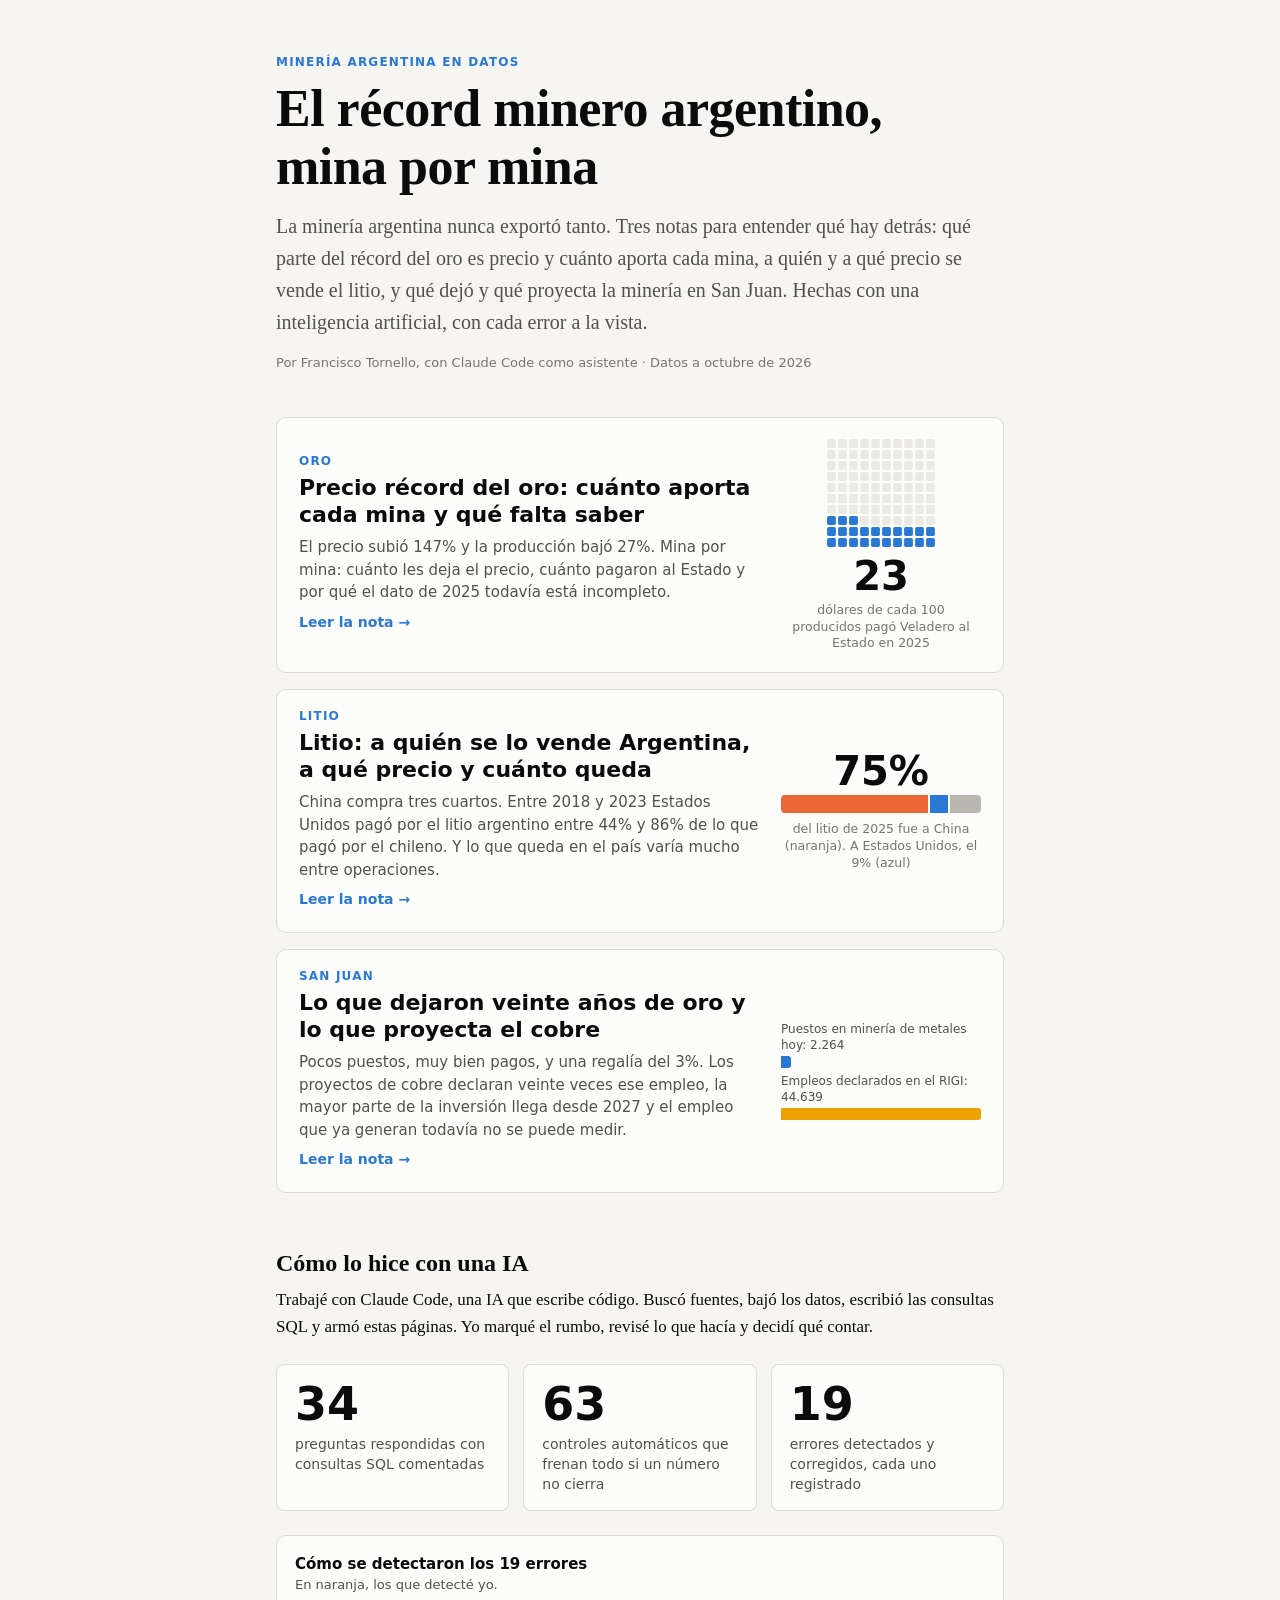
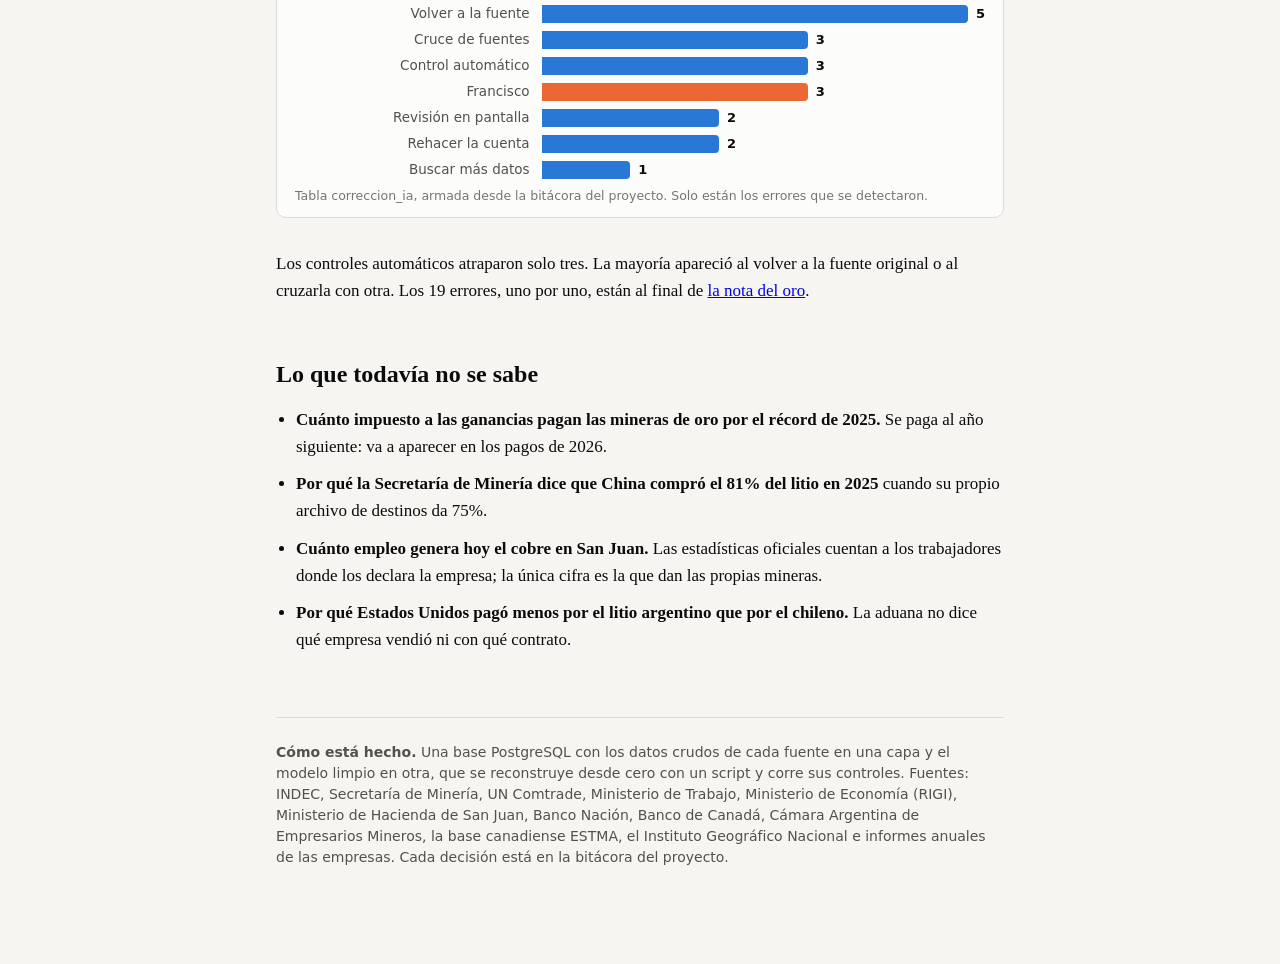
<file: pagina/index.html>
<!doctype html>
<html lang="es">
<head>
<meta charset="utf-8">
<meta name="viewport" content="width=device-width, initial-scale=1">
<title>Minería argentina en datos</title>
<style>
:root {
  color-scheme: light;
  --surface-0: #f6f5f2;
  --surface-1: #fcfcfb;
  --text-primary: #0b0b0b;
  --text-secondary: #52514e;
  --text-muted: #77756f;
  --rule: #dddbd5;
  --grid: #ebe9e4;
  --series-1: #2a78d6;
  --series-2: #eb6834;
  --series-3: #1baf7a;
  --series-4: #eda100;
  --series-5: #e87ba4;
  --otros: #b9b7b0;
  --acento: #2a78d6;
}
@media (prefers-color-scheme: dark) {
  :root:where(:not([data-theme="light"])) {
    color-scheme: dark;
    --surface-0: #121211;
    --surface-1: #1a1a19;
    --text-primary: #ffffff;
    --text-secondary: #c3c2b7;
    --text-muted: #9a988f;
    --rule: #383835;
    --grid: #2a2a28;
    --series-1: #3987e5;
    --series-2: #d95926;
    --series-3: #199e70;
    --series-4: #c98500;
    --series-5: #d55181;
    --otros: #5e5d58;
    --acento: #6da7ec;
  }
}
:root[data-theme="dark"] {
  color-scheme: dark;
  --surface-0: #121211;
  --surface-1: #1a1a19;
  --text-primary: #ffffff;
  --text-secondary: #c3c2b7;
  --text-muted: #9a988f;
  --rule: #383835;
  --grid: #2a2a28;
  --series-1: #3987e5;
  --series-2: #d95926;
  --series-3: #199e70;
  --series-4: #c98500;
  --series-5: #d55181;
  --otros: #5e5d58;
  --acento: #6da7ec;
}
* { box-sizing: border-box; }
body {
  margin: 0;
  background: var(--surface-0);
  color: var(--text-primary);
  font: 17px/1.6 Georgia, "Iowan Old Style", "Times New Roman", serif;
}
.contenedor { max-width: 760px; margin: 0 auto; padding: 0 16px 80px; }
header.portada { padding: 56px 0 24px; border-bottom: 1px solid var(--rule); margin-bottom: 32px; }
.antetitulo { font: 600 13px/1.4 system-ui, sans-serif; letter-spacing: .08em; text-transform: uppercase; color: var(--text-muted); }
h1 { font-size: clamp(30px, 6vw, 44px); line-height: 1.12; margin: 10px 0 16px; letter-spacing: -.01em; }
h2 { font-size: 28px; line-height: 1.2; margin: 56px 0 8px; }
h3 { font: 600 17px/1.35 system-ui, sans-serif; margin: 32px 0 6px; }
p { margin: 0 0 16px; }
.bajada { font-size: 20px; color: var(--text-secondary); }
.nota { font: 14px/1.5 system-ui, sans-serif; color: var(--text-secondary); }
.indice { font: 15px/1.6 system-ui, sans-serif; margin: 24px 0 0; padding-left: 20px; }
.indice a { color: var(--acento); }
.numero-historia { font: 600 13px/1 system-ui, sans-serif; color: var(--acento); letter-spacing: .08em; text-transform: uppercase; margin-top: 64px; }
.limite {
  font: 14px/1.5 system-ui, sans-serif; color: var(--text-secondary);
  border-left: 3px solid var(--rule); padding: 4px 0 4px 14px; margin: 16px 0 24px;
}
.limite strong { color: var(--text-primary); }
figure.grafico {
  margin: 24px 0 32px; background: var(--surface-1); border: 1px solid var(--rule);
  border-radius: 10px; padding: 18px 18px 12px;
}
figure.grafico .titulo { font: 600 15px/1.35 system-ui, sans-serif; margin: 0 0 2px; }
figure.grafico .subtitulo { font: 13px/1.4 system-ui, sans-serif; color: var(--text-secondary); margin: 0 0 10px; }
.leyenda { display: flex; flex-wrap: wrap; gap: 6px 16px; font: 13px/1.3 system-ui, sans-serif; color: var(--text-secondary); margin: 4px 0 6px; }
.leyenda span { display: inline-flex; align-items: center; gap: 6px; }
.leyenda i { display: inline-block; width: 14px; height: 0; border-top: 2px solid; }
.leyenda i.caja { height: 10px; border: none; border-radius: 2px; }
.lienzo { position: relative; }
.lienzo svg { display: block; width: 100%; height: auto; overflow: visible; }
.lienzo text { font-family: system-ui, sans-serif; }
.eje text { font-size: 11px; fill: var(--text-muted); }
.eje line.grilla { stroke: var(--grid); }
.etiqueta { font-size: 12px; fill: var(--text-secondary); font-weight: 600; }
figcaption { font: 12.5px/1.45 system-ui, sans-serif; color: var(--text-muted); margin-top: 8px; }
details.tabla { font: 13px/1.4 system-ui, sans-serif; margin-top: 6px; }
details.tabla summary { cursor: pointer; color: var(--text-secondary); }
details.tabla table, table.datos { border-collapse: collapse; width: 100%; margin: 8px 0; font: 13px/1.4 system-ui, sans-serif; }
details.tabla th, details.tabla td, table.datos th, table.datos td { padding: 4px 8px; border-bottom: 1px solid var(--grid); text-align: right; }
details.tabla th:first-child, details.tabla td:first-child, table.datos th:first-child, table.datos td:first-child { text-align: left; }
table.datos th { color: var(--text-secondary); font-weight: 600; }
.tabla-scroll { overflow-x: auto; }
.cifras { display: grid; grid-template-columns: repeat(auto-fit, minmax(160px, 1fr)); gap: 12px; margin: 24px 0 32px; }
.cifra { background: var(--surface-1); border: 1px solid var(--rule); border-radius: 10px; padding: 14px 16px; }
.cifra .valor { font: 700 30px/1.1 system-ui, sans-serif; letter-spacing: -.01em; }
.cifra .texto { font: 13px/1.4 system-ui, sans-serif; color: var(--text-secondary); margin-top: 6px; }
.tooltip {
  position: absolute; pointer-events: none; z-index: 5; min-width: 140px;
  background: var(--surface-1); border: 1px solid var(--rule); border-radius: 8px;
  box-shadow: 0 4px 16px rgba(0,0,0,.12); padding: 8px 10px; font: 12.5px/1.45 system-ui, sans-serif;
  opacity: 0; transition: opacity .1s;
}
.tooltip .encabezado { color: var(--text-muted); margin-bottom: 4px; }
.tooltip .fila { display: flex; align-items: center; gap: 8px; }
.tooltip .fila i { width: 12px; border-top: 2px solid; }
.tooltip .fila b { font-weight: 700; color: var(--text-primary); min-width: 48px; }
.tooltip .fila span { color: var(--text-secondary); }
footer { border-top: 1px solid var(--rule); margin-top: 64px; padding-top: 24px; }
footer ul { padding-left: 20px; font: 14px/1.6 system-ui, sans-serif; color: var(--text-secondary); }
@media (max-width: 560px) {
  body { font-size: 16px; }
  .bajada { font-size: 18px; }
  figure.grafico { padding: 14px 12px 10px; }
}

/* ---------- piezas visuales de las notas ---------- */
svg.mapa { max-width: 380px; display: block; margin: 0 auto; }
.provincia { fill: var(--grid); stroke: var(--surface-1); stroke-width: .8; }
.provincia.destacada { fill: var(--rule); }
circle.anterior { fill: none; stroke: var(--text-muted); stroke-width: 1.2; stroke-dasharray: 3 2.5; }
line.guia { stroke: var(--text-muted); stroke-width: .8; }
.etiqueta-mapa { font: 600 13px system-ui, sans-serif; fill: var(--text-primary); }
.etiqueta-mapa-valor { font: 12px system-ui, sans-serif; fill: var(--text-secondary); }
.rotulo-fila { font: 13px system-ui, sans-serif; fill: var(--text-secondary); }
.rotulo-fila.fuerte { font-weight: 700; fill: var(--text-primary); }
.valor-fila { font: 600 12.5px system-ui, sans-serif; fill: var(--text-primary); }
line.conector { stroke: var(--text-muted); stroke-dasharray: 2 2; }

.cien-grilla { display: grid; grid-template-columns: repeat(auto-fit, minmax(130px, 1fr)); gap: 18px; margin-top: 8px; }
.cien svg { width: 100%; max-width: 150px; display: block; }
.cien-numero { font: 700 30px/1 system-ui, sans-serif; margin-top: 8px; }
.cien-nombre { font: 600 13.5px/1.3 system-ui, sans-serif; margin-top: 4px; }
.cien-nota { font: 12.5px/1.35 system-ui, sans-serif; color: var(--text-muted); margin-top: 2px; }

.ad { display: grid; gap: 18px; margin-top: 6px; }
.ad-fila { display: grid; grid-template-columns: 1fr auto; column-gap: 12px; row-gap: 4px; }
.ad-nombre { grid-column: 1 / -1; font: 600 13.5px system-ui, sans-serif; }
.ad-barra { grid-column: 1; display: grid; grid-template-columns: 40px 1fr 64px; align-items: center; gap: 8px; }
.ad-anio { font: 12px system-ui, sans-serif; color: var(--text-muted); }
.ad-pista { height: 14px; }
.ad-relleno { height: 100%; border-radius: 0 4px 4px 0; }
.ad-valor { font: 600 12.5px system-ui, sans-serif; }
.ad-cambio { grid-column: 2; grid-row: 2 / span 2; align-self: center; font: 700 22px system-ui, sans-serif; color: var(--text-primary); }

ol.linea-tiempo { list-style: none; margin: 18px 0 8px; padding: 0 0 0 22px; border-left: 2px solid var(--rule); }
ol.linea-tiempo li { position: relative; margin: 0 0 16px; font: 15px/1.45 system-ui, sans-serif; }
ol.linea-tiempo li::before {
  content: ""; position: absolute; left: -29px; top: 5px; width: 12px; height: 12px; border-radius: 50%;
  background: var(--surface-0); border: 2px solid var(--text-muted);
}
ol.linea-tiempo li.sube::before { background: var(--series-3); border-color: var(--series-3); }
ol.linea-tiempo li.baja::before { background: var(--series-2); border-color: var(--series-2); }
ol.linea-tiempo li.rigi::before { background: var(--series-1); border-color: var(--series-1); }
.lt-fecha { display: block; font: 700 12.5px system-ui, sans-serif; color: var(--text-muted); letter-spacing: .04em; }

.dos-cifras { display: grid; grid-template-columns: repeat(auto-fit, minmax(200px, 1fr)); gap: 14px; margin: 24px 0; }
.dos-cifras > div { background: var(--surface-1); border: 1px solid var(--rule); border-radius: 8px; padding: 16px 18px; }
.dos-cifras .n { font: 700 46px/1 system-ui, sans-serif; }
.dos-cifras .t { font: 14px/1.4 system-ui, sans-serif; color: var(--text-secondary); margin-top: 8px; }
.dos-cifras i { display: inline-block; width: 14px; height: 4px; border-radius: 2px; vertical-align: middle; margin-right: 6px; }
.etiqueta-mapa, .etiqueta-mapa-valor { paint-order: stroke; stroke: var(--surface-1); stroke-width: 3px; stroke-linejoin: round; }
.lt-referencia { font: 12.5px/1.45 system-ui, sans-serif; color: var(--text-muted); }
.lt-referencia i { display: inline-block; width: 10px; height: 10px; border-radius: 50%; margin: 0 4px 0 10px; vertical-align: -1px; }
.marca { font: 11.5px system-ui, sans-serif; fill: var(--text-secondary); }

.bh { display: grid; grid-template-columns: minmax(110px, 34%) 1fr; gap: 8px 12px; align-items: center; margin-top: 8px; }
.bh-nombre { font: 13.5px/1.3 system-ui, sans-serif; color: var(--text-secondary); text-align: right; }
.bh-pista { display: flex; align-items: center; gap: 8px; }
.bh-relleno { height: 18px; border-radius: 0 4px 4px 0; min-width: 2px; }
.bh-valor { font: 600 13px system-ui, sans-serif; }
.bh-nota { font: 12px/1.35 system-ui, sans-serif; color: var(--text-muted); margin-top: -4px; }

.tarjetas { display: grid; grid-template-columns: repeat(auto-fit, minmax(260px, 1fr)); gap: 14px; margin: 20px 0; }
.tarjeta { background: var(--surface-1); border: 1px solid var(--rule); border-radius: 8px; padding: 14px 16px; font: 14px/1.45 system-ui, sans-serif; }
.tarjeta p { margin: 8px 0 0; }
.tarjeta .rotulo { display: block; font: 700 11px system-ui, sans-serif; letter-spacing: .08em; text-transform: uppercase; color: var(--text-muted); margin-bottom: 2px; }
.tarjeta s { color: var(--text-secondary); text-decoration-color: var(--series-2); text-decoration-thickness: 2px; }
.tarjeta-n { font: 700 12px system-ui, sans-serif; color: var(--text-muted); }
.tarjeta-como { margin-top: 10px; padding-top: 8px; border-top: 1px solid var(--rule); font: 600 13px system-ui, sans-serif; color: var(--text-primary); }
.tres-cifras { grid-template-columns: repeat(auto-fit, minmax(160px, 1fr)); }

/* Portada: presentación, tres tarjetas de notas y el método. */
.portada-cabecera { padding: 56px 0 8px; }
.portada-cabecera h1 { font-size: clamp(34px, 6.4vw, 52px); margin: 12px 0 14px; }
.seccion-nota { font: 700 12px/1 system-ui, sans-serif; letter-spacing: .1em; text-transform: uppercase; color: var(--acento); }
.firma { font: 13px/1.4 system-ui, sans-serif; color: var(--text-muted); margin: 0 0 8px; }
h2.intertitulo { font-size: 24px; margin: 56px 0 8px; }
.nota-corta { font-size: 17px; }

.notas { display: grid; gap: 16px; margin: 28px 0 0; }
.nota-tarjeta {
  display: grid; grid-template-columns: 1fr 200px; gap: 20px; align-items: center;
  background: var(--surface-1); border: 1px solid var(--rule); border-radius: 10px; padding: 20px 22px;
  color: inherit; text-decoration: none; transition: border-color .15s;
}
.nota-tarjeta:hover, .nota-tarjeta:focus-visible { border-color: var(--acento); }
.nota-tarjeta .seccion-nota { margin-bottom: 8px; }
.nota-tarjeta h3 { font-size: 22px; line-height: 1.2; margin: 0 0 8px; }
.nota-tarjeta p { margin: 0; font: 15px/1.5 system-ui, sans-serif; color: var(--text-secondary); }
.nota-tarjeta .leer { display: inline-block; margin-top: 10px; font: 600 14px system-ui, sans-serif; color: var(--acento); }
.mini { text-align: center; }
.mini .n { font: 700 40px/1 system-ui, sans-serif; }
.mini .t { font: 12.5px/1.35 system-ui, sans-serif; color: var(--text-muted); margin-top: 6px; }
.mini svg { width: 110px; display: block; margin: 0 auto 8px; }
.mini-barra { display: flex; height: 18px; border-radius: 4px; overflow: hidden; gap: 2px; margin: 4px 0 8px; }
.mini-barra span { display: block; height: 100%; }
.mini-filas { display: grid; gap: 6px; text-align: left; }
.mini-filas div { font: 12px/1.3 system-ui, sans-serif; color: var(--text-secondary); }
.mini-filas i { display: block; height: 12px; border-radius: 0 3px 3px 0; margin-top: 3px; min-width: 2px; }
@media (max-width: 560px) { .nota-tarjeta { grid-template-columns: 1fr; } }

ul.abierto { padding-left: 20px; font-size: 17px; }
ul.abierto li { margin-bottom: 10px; }
</style>
</head>
<body>
<div class="contenedor">

<header class="portada-cabecera">
  <div class="seccion-nota">Minería argentina en datos</div>
  <h1>El récord minero argentino, mina por mina</h1>
  <p class="bajada">La minería argentina nunca exportó tanto. Tres notas para entender qué hay detrás: qué parte del récord del oro es precio y cuánto aporta cada mina, a quién y a qué precio se vende el litio, y qué dejó y qué proyecta la minería en San Juan. Hechas con una inteligencia artificial, con cada error a la vista.</p>
  <p class="firma">Por Francisco Tornello, con Claude Code como asistente · Datos a octubre de 2026</p>
</header>

<div class="notas">
  <a class="nota-tarjeta" href="notas/oro.html">
    <div>
      <div class="seccion-nota">Oro</div>
      <h3>Precio récord del oro: cuánto aporta cada mina y qué falta saber</h3>
      <p>El precio subió 147% y la producción bajó 27%. Mina por mina: cuánto les deja el precio, cuánto pagaron al Estado y por qué el dato de 2025 todavía está incompleto.</p>
      <span class="leer">Leer la nota →</span>
    </div>
    <div class="mini" id="mini-oro"></div>
  </a>
  <a class="nota-tarjeta" href="notas/litio.html">
    <div>
      <div class="seccion-nota">Litio</div>
      <h3>Litio: a quién se lo vende Argentina, a qué precio y cuánto queda</h3>
      <p>China compra tres cuartos. Entre 2018 y 2023 Estados Unidos pagó por el litio argentino entre 44% y 86% de lo que pagó por el chileno. Y lo que queda en el país varía mucho entre operaciones.</p>
      <span class="leer">Leer la nota →</span>
    </div>
    <div class="mini" id="mini-litio"></div>
  </a>
  <a class="nota-tarjeta" href="notas/san-juan.html">
    <div>
      <div class="seccion-nota">San Juan</div>
      <h3>Lo que dejaron veinte años de oro y lo que proyecta el cobre</h3>
      <p>Pocos puestos, muy bien pagos, y una regalía del 3%. Los proyectos de cobre declaran veinte veces ese empleo, la mayor parte de la inversión llega desde 2027 y el empleo que ya generan todavía no se puede medir.</p>
      <span class="leer">Leer la nota →</span>
    </div>
    <div class="mini" id="mini-sj"></div>
  </a>
</div>

<h2 class="intertitulo">Cómo lo hice con una IA</h2>
<p class="nota-corta">Trabajé con Claude Code, una IA que escribe código. Buscó fuentes, bajó los datos, escribió las consultas SQL y armó estas páginas. Yo marqué el rumbo, revisé lo que hacía y decidí qué contar.</p>
<div class="dos-cifras tres-cifras">
  <div><div class="n" id="c-preguntas"></div><div class="t">preguntas respondidas con consultas SQL comentadas</div></div>
  <div><div class="n" id="c-controles"></div><div class="t">controles automáticos que frenan todo si un número no cierra</div></div>
  <div><div class="n" id="c-errores"></div><div class="t">errores detectados y corregidos, cada uno registrado</div></div>
</div>
<figure class="grafico" id="g-deteccion"></figure>
<p class="nota-corta">Los controles automáticos atraparon solo tres. La mayoría apareció al volver a la fuente original o al cruzarla con otra. Los 19 errores, uno por uno, están al final de <a href="notas/oro.html#como-lo-hice">la nota del oro</a>.</p>

<h2 class="intertitulo">Lo que todavía no se sabe</h2>
<ul class="abierto">
  <li><strong>Cuánto impuesto a las ganancias pagan las mineras de oro por el récord de 2025.</strong> Se paga al año siguiente: va a aparecer en los pagos de 2026.</li>
  <li><strong>Por qué la Secretaría de Minería dice que China compró el 81% del litio en 2025</strong> cuando su propio archivo de destinos da 75%.</li>
  <li><strong>Cuánto empleo genera hoy el cobre en San Juan.</strong> Las estadísticas oficiales cuentan a los trabajadores donde los declara la empresa; la única cifra es la que dan las propias mineras.</li>
  <li><strong>Por qué Estados Unidos pagó menos por el litio argentino que por el chileno.</strong> La aduana no dice qué empresa vendió ni con qué contrato.</li>
</ul>

<footer>
  <p class="nota"><strong>Cómo está hecho.</strong> Una base PostgreSQL con los datos crudos de cada fuente en una capa y el modelo limpio en otra, que se reconstruye desde cero con un script y corre sus controles. Fuentes: INDEC, Secretaría de Minería, UN Comtrade, Ministerio de Trabajo, Ministerio de Economía (RIGI), Ministerio de Hacienda de San Juan, Banco Nación, Banco de Canadá, Cámara Argentina de Empresarios Mineros, la base canadiense ESTMA, el Instituto Geográfico Nacional e informes anuales de las empresas. Cada decisión está en la bitácora del proyecto.</p>
</footer>

</div>

<script>
const DATOS = {"cerro_negro": [{"anio": 2016, "ley": 14.35, "toneladas": 827}, {"anio": 2017, "ley": 14.31, "toneladas": 1031}, {"anio": 2018, "ley": 13.89, "toneladas": 1126}, {"anio": 2021, "ley": 10.152, "toneladas": 885}, {"anio": 2022, "ley": 9.84, "toneladas": 946}, {"anio": 2023, "ley": 8.314, "toneladas": 1076}, {"anio": 2024, "ley": 9.379, "toneladas": 837}, {"anio": 2025, "ley": 8.287, "toneladas": 789}], "veladero_margen": [{"anio": 2017, "precio": 1258, "aisc": 987}, {"anio": 2018, "precio": 1269, "aisc": 1154}, {"anio": 2019, "precio": 1393, "aisc": 1105}, {"anio": 2020, "precio": 1770, "aisc": 1308}, {"anio": 2021, "precio": 1800, "aisc": 1493}, {"anio": 2022, "precio": 1801, "aisc": 1528}, {"anio": 2023, "precio": 1943, "aisc": 1516}, {"anio": 2024, "precio": 2388, "aisc": 1334}, {"anio": 2025, "precio": 3442, "aisc": 1450}], "pagos_oro": [{"mina": "Cerro Negro", "anio": 2022, "valor_musd": 501, "pagado_musd": 88, "pct": 17.6}, {"mina": "Cerro Negro", "anio": 2023, "valor_musd": 523, "pagado_musd": 71, "pct": 13.6}, {"mina": "Cerro Negro", "anio": 2024, "valor_musd": 568, "pagado_musd": 36, "pct": 6.3}, {"mina": "Cerro Negro", "anio": 2025, "valor_musd": 695, "pagado_musd": 55, "pct": 7.9}, {"mina": "Cerro Vanguardia", "anio": 2024, "valor_musd": 418, "pagado_musd": 60, "pct": 14.4}, {"mina": "Cerro Vanguardia", "anio": 2025, "valor_musd": 616, "pagado_musd": 125, "pct": 20.3}, {"mina": "Lindero", "anio": 2022, "valor_musd": 213, "pagado_musd": 20, "pct": 9.5}, {"mina": "Lindero", "anio": 2023, "valor_musd": 197, "pagado_musd": 17, "pct": 8.7}, {"mina": "Lindero", "anio": 2024, "valor_musd": 232, "pagado_musd": 15, "pct": 6.6}, {"mina": "Lindero", "anio": 2025, "valor_musd": 301, "pagado_musd": 10, "pct": 3.3}, {"mina": "Veladero", "anio": 2022, "valor_musd": 702, "pagado_musd": 220, "pct": 31.3}, {"mina": "Veladero", "anio": 2023, "valor_musd": 804, "pagado_musd": 253, "pct": 31.5}, {"mina": "Veladero", "anio": 2024, "valor_musd": 1203, "pagado_musd": 212, "pct": 17.6}, {"mina": "Veladero", "anio": 2025, "valor_musd": 1583, "pagado_musd": 363, "pct": 22.9}], "litio_destinos": [{"anio": 2012, "total_musd": 58, "china": 20, "eeuu": 59, "japon": 14, "corea": 0}, {"anio": 2013, "total_musd": 61, "china": 31, "eeuu": 57, "japon": 0, "corea": 0}, {"anio": 2014, "total_musd": 80, "china": 52, "eeuu": 32, "japon": 7, "corea": 0}, {"anio": 2015, "total_musd": 91, "china": 28, "eeuu": 57, "japon": 7, "corea": 0}, {"anio": 2016, "total_musd": 192, "china": 15, "eeuu": 37, "japon": 35, "corea": 6}, {"anio": 2017, "total_musd": 224, "china": 20, "eeuu": 24, "japon": 38, "corea": 11}, {"anio": 2018, "total_musd": 275, "china": 38, "eeuu": 22, "japon": 15, "corea": 14}, {"anio": 2019, "total_musd": 195, "china": 27, "eeuu": 26, "japon": 27, "corea": 0}, {"anio": 2020, "total_musd": 129, "china": 42, "eeuu": 31, "japon": 6, "corea": 0}, {"anio": 2021, "total_musd": 208, "china": 42, "eeuu": 19, "japon": 16, "corea": 7}, {"anio": 2022, "total_musd": 695, "china": 41, "eeuu": 9, "japon": 31, "corea": 13}, {"anio": 2023, "total_musd": 849, "china": 43, "eeuu": 11, "japon": 25, "corea": 11}, {"anio": 2024, "total_musd": 645, "china": 67, "eeuu": 14, "japon": 4, "corea": 10}, {"anio": 2025, "total_musd": 915, "china": 75, "eeuu": 9, "japon": 0, "corea": 4}], "litio_eeuu": [{"anio": 2012, "argentina": 4428, "chile": 4219, "referencia": null}, {"anio": 2013, "argentina": 4538, "chile": 4413, "referencia": null}, {"anio": 2014, "argentina": 4641, "chile": 4599, "referencia": null}, {"anio": 2015, "argentina": 4929, "chile": 4449, "referencia": null}, {"anio": 2016, "argentina": 5284, "chile": 4589, "referencia": null}, {"anio": 2017, "argentina": 4950, "chile": 5095, "referencia": null}, {"anio": 2018, "argentina": 6350, "chile": 8496, "referencia": 14000}, {"anio": 2019, "argentina": 5605, "chile": 12804, "referencia": 11563}, {"anio": 2020, "argentina": 5434, "chile": 8519, "referencia": 7729}, {"anio": 2021, "argentina": 6056, "chile": 7008, "referencia": 15542}, {"anio": 2022, "argentina": 7106, "chile": 13585, "referencia": 69500}, {"anio": 2023, "argentina": 10920, "chile": 19625, "referencia": 39386}, {"anio": 2024, "argentina": 11587, "chile": 14229, "referencia": 12526}, {"anio": 2025, "argentina": 10864, "chile": 9551, "referencia": 9485}], "litio_operaciones": [{"mina": "Olaroz", "periodo": "07/2021 a 06/2022", "ingresos_musd": 292.8, "ebitda_musd": 220.4, "resultado_bruto_musd": null, "costos_financieros_musd": null, "resultado_neto_musd": null}, {"mina": "Olaroz", "periodo": "07/2022 a 06/2023", "ingresos_musd": 592.2, "ebitda_musd": 475.2, "resultado_bruto_musd": null, "costos_financieros_musd": null, "resultado_neto_musd": null}, {"mina": "Cauchari-Olaroz", "periodo": "01/2023 a 12/2023", "ingresos_musd": 34.521, "ebitda_musd": null, "resultado_bruto_musd": 6.722, "costos_financieros_musd": 0, "resultado_neto_musd": 129.543}, {"mina": "Cauchari-Olaroz", "periodo": "01/2024 a 12/2024", "ingresos_musd": 197.685, "ebitda_musd": null, "resultado_bruto_musd": 19.705, "costos_financieros_musd": -36.189, "resultado_neto_musd": -32.835}, {"mina": "Cauchari-Olaroz", "periodo": "01/2025 a 12/2025", "ingresos_musd": 271.467, "ebitda_musd": null, "resultado_bruto_musd": 32.954, "costos_financieros_musd": -138.595, "resultado_neto_musd": -38.761}], "olaroz_pagos": [{"anio": 2021, "musd": 5.2}, {"anio": 2022, "musd": 22.5}, {"anio": 2023, "musd": 74.2}, {"anio": 2024, "musd": 66.1}], "san_juan": [{"anio": 2003, "exportado_musd": 12, "puestos": 148}, {"anio": 2004, "exportado_musd": 16, "puestos": 366}, {"anio": 2005, "exportado_musd": 26, "puestos": 676}, {"anio": 2006, "exportado_musd": 363, "puestos": 964}, {"anio": 2007, "exportado_musd": 370, "puestos": 1181}, {"anio": 2008, "exportado_musd": 512, "puestos": 1420}, {"anio": 2009, "exportado_musd": 750, "puestos": 1633}, {"anio": 2010, "exportado_musd": 1654, "puestos": 1905}, {"anio": 2011, "exportado_musd": 1909, "puestos": 2174}, {"anio": 2012, "exportado_musd": 1752, "puestos": 2380}, {"anio": 2013, "exportado_musd": 1370, "puestos": 2502}, {"anio": 2014, "exportado_musd": 1286, "puestos": 2645}, {"anio": 2015, "exportado_musd": 1069, "puestos": 2691}, {"anio": 2016, "exportado_musd": 963, "puestos": 2451}, {"anio": 2017, "exportado_musd": 1116, "puestos": 2732}, {"anio": 2018, "exportado_musd": 896, "puestos": 2494}, {"anio": 2019, "exportado_musd": 890, "puestos": 2163}, {"anio": 2020, "exportado_musd": 819, "puestos": 2134}, {"anio": 2021, "exportado_musd": 857, "puestos": 2337}, {"anio": 2022, "exportado_musd": 865, "puestos": 2451}, {"anio": 2023, "exportado_musd": 880, "puestos": 2237}, {"anio": 2024, "exportado_musd": 1469, "puestos": 2111}, {"anio": 2025, "exportado_musd": 1759, "puestos": 2054}], "salarios": [{"anio": 2004, "veces": 5.7}, {"anio": 2005, "veces": 4.9}, {"anio": 2006, "veces": 3.8}, {"anio": 2007, "veces": 3.3}, {"anio": 2008, "veces": 2.9}, {"anio": 2009, "veces": 3.4}, {"anio": 2010, "veces": 3.6}, {"anio": 2011, "veces": 3.6}, {"anio": 2012, "veces": 3.5}, {"anio": 2013, "veces": 3.3}, {"anio": 2014, "veces": 3.6}, {"anio": 2015, "veces": 4.1}, {"anio": 2016, "veces": 4.4}, {"anio": 2017, "veces": 4.2}, {"anio": 2018, "veces": 4.3}, {"anio": 2019, "veces": 4.8}, {"anio": 2020, "veces": 5.6}, {"anio": 2021, "veces": 5.7}, {"anio": 2022, "veces": 5.8}, {"anio": 2023, "veces": 4.9}, {"anio": 2024, "veces": 5.2}, {"anio": 2025, "veces": 5.7}, {"anio": 2026, "veces": 5.3}], "rigi_calendario": [{"anio": 2024, "cobre": 109, "litio": 374, "oro_plata": 44}, {"anio": 2025, "cobre": 419, "litio": 948, "oro_plata": 105}, {"anio": 2026, "cobre": 962, "litio": 1358, "oro_plata": 259}, {"anio": 2027, "cobre": 2362, "litio": 1141, "oro_plata": 372}, {"anio": 2028, "cobre": 2999, "litio": 749, "oro_plata": 380}, {"anio": 2029, "cobre": 2843, "litio": 229, "oro_plata": 206}, {"anio": 2030, "cobre": 2223, "litio": 190, "oro_plata": 37}, {"anio": 2031, "cobre": 1144, "litio": 339, "oro_plata": 20}, {"anio": 2032, "cobre": 11, "litio": 384, "oro_plata": 21}, {"anio": 2033, "cobre": 16, "litio": 75, "oro_plata": 14}], "catamarca": [{"anio": 2007, "metaliferos": 1776, "litio": 138}, {"anio": 2008, "metaliferos": 1876, "litio": 143}, {"anio": 2009, "metaliferos": 1733, "litio": 150}, {"anio": 2010, "metaliferos": 1833, "litio": 161}, {"anio": 2011, "metaliferos": 1875, "litio": 164}, {"anio": 2012, "metaliferos": 1941, "litio": 192}, {"anio": 2013, "metaliferos": 1963, "litio": 217}, {"anio": 2014, "metaliferos": 1886, "litio": 224}, {"anio": 2015, "metaliferos": 1845, "litio": 233}, {"anio": 2016, "metaliferos": 1615, "litio": 236}, {"anio": 2017, "metaliferos": 1514, "litio": 288}, {"anio": 2018, "metaliferos": 1139, "litio": 368}, {"anio": 2019, "metaliferos": 636, "litio": 404}, {"anio": 2020, "metaliferos": 511, "litio": 455}, {"anio": 2021, "metaliferos": 782, "litio": 503}, {"anio": 2022, "metaliferos": 789, "litio": 867}, {"anio": 2023, "metaliferos": 801, "litio": 1431}, {"anio": 2024, "metaliferos": 864, "litio": 1471}, {"anio": 2025, "metaliferos": 788, "litio": 1546}], "oro_mapa": [{"mina": "Veladero", "provincia": "San Juan", "lat": -29.40026, "lon": -69.91594, "q2015": 602.0, "q2025": 460.0, "ultimo_anio": 2025}, {"mina": "Cerro Negro", "provincia": "Santa Cruz", "lat": -46.90743, "lon": -70.22152, "q2015": 507.4, "q2025": 202.0, "ultimo_anio": 2025}, {"mina": "Cerro Vanguardia", "provincia": "Santa Cruz", "lat": -48.39861, "lon": -68.29083, "q2015": null, "q2025": 179.0, "ultimo_anio": 2025}, {"mina": "Lindero", "provincia": "Salta", "lat": -25.09772, "lon": -67.75905, "q2015": null, "q2025": 87.5, "ultimo_anio": 2025}, {"mina": "Cerro Moro", "provincia": "Santa Cruz", "lat": -48.11, "lon": -66.65, "q2015": null, "q2025": 83.1, "ultimo_anio": 2025}, {"mina": "San José", "provincia": "Santa Cruz", "lat": -46.66848, "lon": -70.29747, "q2015": null, "q2025": 77.0, "ultimo_anio": 2025}, {"mina": "Gualcamayo", "provincia": "San Juan", "lat": -29.72, "lon": -68.629, "q2015": 180.7, "q2025": null, "ultimo_anio": 2022}, {"mina": "Bajo la Alumbrera", "provincia": "Catamarca", "lat": -27.19, "lon": -66.36, "q2015": 196.5, "q2025": null, "ultimo_anio": 2015}], "oro_cascada": [{"mina": "Resto de las minas", "q2015": 732, "q2025": 351}, {"mina": "Cerro Negro", "q2015": 507, "q2025": 202}, {"mina": "Lindero", "q2015": 0, "q2025": 88}, {"mina": "Veladero", "q2015": 602, "q2025": 460}, {"mina": "Bajo la Alumbrera", "q2015": 197, "q2025": 0}, {"mina": "Cerro Moro", "q2015": 0, "q2025": 83}, {"mina": "País", "q2015": 2038, "q2025": 1184}], "cerro_negro_promesa": [{"anio": 2015, "producido": 507.4, "prometido": null}, {"anio": 2016, "producido": 363.0, "prometido": null}, {"anio": 2017, "producido": 452.0, "prometido": null}, {"anio": 2018, "producido": 489.0, "prometido": null}, {"anio": 2019, "producido": null, "prometido": null}, {"anio": 2020, "producido": 216.0, "prometido": null}, {"anio": 2021, "producido": 270.0, "prometido": null}, {"anio": 2022, "producido": 278.0, "prometido": null}, {"anio": 2023, "producido": 269.0, "prometido": null}, {"anio": 2024, "producido": 238.0, "prometido": 350}, {"anio": 2025, "producido": 202.0, "prometido": 350}], "hechos": [{"mina": "Veladero", "fecha": "2005-10-11", "precision": "mes", "tipo": "Inicio", "descripcion": "Se inaugura la explotación de Veladero, en Iglesia, San Juan.", "fuente": "Página/12, 10-10-2005: https://www.pagina12.com.ar/diario/economia/2-57707-2005-10-10.html"}, {"mina": "Cerro Negro", "fecha": "2015-01-01", "precision": "año", "tipo": "Inicio", "descripcion": "Cerro Negro (Goldcorp, Santa Cruz) entra en producción comercial.", "fuente": "Goldcorp, MD&A 2015 (SEC): https://www.sec.gov/Archives/edgar/data/919239/000119312516521641/d135734dex992.htm"}, {"mina": "Veladero", "fecha": "2017-06-30", "precision": "día", "tipo": "Cambio de dueño", "descripcion": "La china Shandong Gold compra la mitad de Veladero a Barrick por 960 millones de dólares.", "fuente": "Barrick, comunicado del 30-6-2017: https://www.barrick.com/English/news/news-details/2017/Barrick-and-Shandong-Complete-Formation-of-Joint-Venture-at-Veladero-Mine/default.aspx"}, {"mina": "Bajo la Alumbrera", "fecha": "2018-01-01", "precision": "año", "tipo": "Cierre", "descripcion": "Bajo la Alumbrera, en Catamarca, deja de producir.", "fuente": "Secretaría de Minería: exportaciones de Catamarca (consulta P19)"}, {"mina": "Cerro Moro", "fecha": "2018-01-01", "precision": "año", "tipo": "Inicio", "descripcion": "Cerro Moro (Yamana Gold, Santa Cruz) empieza a producir.", "fuente": "Yamana Gold, MD&A 2019 (SEC): https://www.sec.gov/Archives/edgar/data/1264089/000126408920000016/ex992q42019mda.htm"}, {"mina": "Cerro Negro", "fecha": "2019-04-18", "precision": "día", "tipo": "Cambio de dueño", "descripcion": "Newmont compra Goldcorp y se queda con Cerro Negro.", "fuente": "Newmont, Full Year and Q4 2019 Regional Operating Statistics"}, {"mina": "Cerro Negro", "fecha": "2020-01-01", "precision": "año", "tipo": "Freno", "descripcion": "Newmont pone Cerro Negro un tiempo en cuidado y mantenimiento.", "fuente": "Newmont, Annual Report 2020"}, {"mina": "Lindero", "fecha": "2020-10-20", "precision": "día", "tipo": "Inicio", "descripcion": "Primer oro de Lindero (Fortuna, Salta).", "fuente": "Fortuna, comunicado del 20-10-2020: https://www.globalminingreview.com/mining/22102020/fortuna-announces-first-gold-pour-at-lindero-mine"}, {"mina": "Fenix", "fecha": "2022-07-01", "precision": "mes", "tipo": "Denuncia", "descripcion": "La Aduana denuncia a Livent, que exporta desde Fénix (Catamarca), por declarar el carbonato de litio a 5.100 dólares la tonelada en 403 operaciones de 2018 y 2019, y le reclama 8 millones de dólares. Un mes antes había fijado una referencia de 53.000.", "fuente": "Bloomberg Línea, 14-7-2022: https://www.bloomberglinea.com/2022/07/12/litio-en-argentina-bajo-sospecha-aduana-notifico-a-livent-con-multa-millonaria/"}, {"mina": "Cerro Negro", "fecha": "2023-06-01", "precision": "día", "tipo": "Promesa", "descripcion": "Newmont anuncia una inversión de 540 millones de dólares para extender la vida de la mina hasta 2034 y subir la producción a más de 350 mil onzas por año desde 2024.", "fuente": "Bloomberg Línea, 1-6-2023: https://www.bloomberglinea.com/english/worlds-biggest-gold-producer-to-invest-540m-in-argentinas-cerro-negro-mine/"}, {"mina": "Cerro Negro", "fecha": "2024-04-09", "precision": "día", "tipo": "Accidente", "descripcion": "Mueren dos trabajadores del equipo de Servicios Técnicos de Newmont. La mina queda suspendida unas seis semanas.", "fuente": "Newmont, comunicado del 10-4-2024: https://www.newmont.com/investors/news-release/news-details/2024/Cerro-Negro-Incident/default.aspx; Energiminas, 24-5-2024: https://energiminas.com/2024/05/24/newmont-reabre-mina-de-oro-cerro-negro-en-argentina/"}, {"mina": "Gualcamayo", "fecha": "2026-01-13", "precision": "día", "tipo": "RIGI", "descripcion": "El proyecto Carbonatos Profundos, para reactivar Gualcamayo, entra al RIGI.", "fuente": "Tablero RIGI, Ministerio de Economía (tabla rigi_proyecto)"}, {"mina": "Argentina", "fecha": "2026-02-04", "precision": "día", "tipo": "Acuerdo", "descripcion": "Argentina y Estados Unidos firman en Washington un acuerdo marco sobre minerales críticos.", "fuente": "Energiminas, 5-2-2026: https://energiminas.com/2026/02/05/minerales-criticos-argentina-y-estados-unidos-firman-un-acuerdo-para-consolidar-cadenas-de-valor-mas-solidas/"}, {"mina": "Veladero", "fecha": "2026-03-30", "precision": "día", "tipo": "RIGI", "descripcion": "La ampliación de las fases 8 y 9 de lixiviación de Veladero entra al RIGI.", "fuente": "Tablero RIGI, Ministerio de Economía (tabla rigi_proyecto)"}], "correcciones": [{"numero": 1, "fecha": "2026-10-13", "tipo": "Dato", "lo_que_se_dijo": "Por el secreto estadístico, la base de exportaciones del INDEC no sirve desde 2018.", "lo_correcto": "Desde 2018 se tapan algunos destinos, pero el INDEC agrega una fila confidencial con el resto. Lo que se pierde es parte del destino, no el total.", "como_se_detecto": "Volver a la fuente", "que_quedo": "Se usa el INDEC completo, con la fila confidencial."}, {"numero": 2, "fecha": "2026-10-13", "tipo": "Dato", "lo_que_se_dijo": "Desde 2018 el total exportado de cada producto en el INDEC sigue siendo exacto.", "lo_correcto": "Es cierto para el oro, no para el litio ni la plata. En 2022 el INDEC muestra 76 millones de dólares de litio y la Secretaría de Minería 207.", "como_se_detecto": "Cruce de fuentes", "que_quedo": "Control: el oro tiene que coincidir entre las dos fuentes todos los años; el litio, solo hasta 2017."}, {"numero": 3, "fecha": "2026-10-13", "tipo": "Método", "lo_que_se_dijo": "Que la Secretaría de Minería y el INDEC den lo mismo valida el dato por dos caminos.", "lo_correcto": "La Secretaría arma sus series con datos del INDEC: no son independientes. La validación independiente son los países compradores (UN Comtrade).", "como_se_detecto": "Volver a la fuente", "que_quedo": "Se cargaron los datos de los países compradores y quedaron como control."}, {"numero": 4, "fecha": "2026-10-13", "tipo": "Modelo de datos", "lo_que_se_dijo": "Los puestos de trabajo son números enteros.", "lo_correcto": "Hay 268 filas con medio puesto (11,5) en cuatro meses de 2009, 2012 y 2013.", "como_se_detecto": "Control automático", "que_quedo": "La columna pasó a admitir decimales."}, {"numero": 5, "fecha": "2026-10-13", "tipo": "Dato", "lo_que_se_dijo": "El litio exportado en 2022 fue de 207 millones de dólares.", "lo_correcto": "Fue de 695 millones. El archivo mensual de la Secretaría pone desde 2018 lo que está bajo secreto en un grupo \"Otro\", y parte del litio está ahí.", "como_se_detecto": "Cruce de fuentes", "que_quedo": "Para el litio se usan totales anuales. Quedó anotado que entre 2018 y 2023 no hay serie mensual confiable."}, {"numero": 6, "fecha": "2026-10-13", "tipo": "Contexto desactualizado", "lo_que_se_dijo": "Panorama de temas armado con notas de prensa de marzo a junio: la reforma de la Ley de Glaciares y la llegada del RIGI como debates abiertos.", "lo_correcto": "Las dos cosas ya estaban resueltas en octubre de 2026: la ley se reformó en abril y los grandes proyectos ya habían entrado al RIGI.", "como_se_detecto": "Francisco", "que_quedo": "El panorama se rehízo con las portadas de esa semana de cinco medios mineros."}, {"numero": 7, "fecha": "2026-10-13", "tipo": "Interpretación", "lo_que_se_dijo": "El índice oficial de producción de doré (de 156 a 35) mide cuánto cayó el oro.", "lo_correcto": "Ese índice cae mucho más que las otras dos medidas, que coinciden entre sí. Sirve para la dirección, no para el tamaño: la caída es de alrededor del 40%, no del 80%.", "como_se_detecto": "Cruce de fuentes", "que_quedo": "Para la magnitud se usan las dos medidas que coinciden; la tercera queda anotada."}, {"numero": 8, "fecha": "2026-10-13", "tipo": "Supuesto del control", "lo_que_se_dijo": "Las regalías de San Juan tienen que dar entre 1,5% y 3,5% de lo exportado.", "lo_correcto": "2022 da 3,6%. El renglón de regalías incluye las hidroeléctricas y se pasa a dólares con el promedio anual.", "como_se_detecto": "Control automático", "que_quedo": "El rango se amplió a 2% a 4% y quedó escrito por qué."}, {"numero": 9, "fecha": "2026-10-14", "tipo": "Interpretación", "lo_que_se_dijo": "La caída del oro del país se explica por minas que se agotan.", "lo_correcto": "Parte se explica por un cierre: Bajo la Alumbrera, en Catamarca, también producía oro y cerró en 2018. Y la mina que más cayó no es Veladero sino Cerro Negro, en Santa Cruz (−60% desde 2015).", "como_se_detecto": "Buscar más datos", "que_quedo": "Se armó la producción por mina a partir de los informes de 15 empresas."}, {"numero": 10, "fecha": "2026-10-14", "tipo": "Dato", "lo_que_se_dijo": "Cada pago de la base canadiense ESTMA aparece una vez.", "lo_correcto": "Algunos pagos aparecen dos veces, por ejemplo Pachón en 2025, que informan Glencore y su filial con los mismos montos.", "como_se_detecto": "Control automático", "que_quedo": "Se quitan los repetidos y quedan registrados en una tabla aparte."}, {"numero": 11, "fecha": "2026-10-14", "tipo": "Método", "lo_que_se_dijo": "Los pagos de Cerro Negro en ESTMA se pueden validar con los impuestos de su empresa en la Secretaría de Minería.", "lo_correcto": "Miden cosas distintas: la Secretaría incluye cargas sociales y no incluye regalías provinciales.", "como_se_detecto": "Volver a la fuente", "que_quedo": "No se usó como control."}, {"numero": 12, "fecha": "2026-10-14", "tipo": "Presentación", "lo_que_se_dijo": "El 2,6% del empleo de San Juan es la minería.", "lo_correcto": "El 2,6% es solo la minería de metales; con canteras es 3,6%.", "como_se_detecto": "Revisión en pantalla", "que_quedo": "Se corrigió el rótulo."}, {"numero": 13, "fecha": "2026-10-14", "tipo": "Interpretación", "lo_que_se_dijo": "Estados Unidos pagó por el litio argentino alrededor de la mitad que por el chileno entre 2018 y 2023.", "lo_correcto": "Fue entre 44% y 86% según el año; la mitad fue en 2019 y en 2022.", "como_se_detecto": "Rehacer la cuenta", "que_quedo": "Se corrigió en la página y en el video."}, {"numero": 14, "fecha": "2026-10-14", "tipo": "Causa sin respaldo", "lo_que_se_dijo": "Cerro Negro paró en 2020 por la pandemia.", "lo_correcto": "El informe de Newmont solo dice que la puso en cuidado y mantenimiento; no da la causa.", "como_se_detecto": "Volver a la fuente", "que_quedo": "Se dice lo que dice el informe."}, {"numero": 15, "fecha": "2026-10-14", "tipo": "Dato", "lo_que_se_dijo": "Las regalías de San Juan son el 3% del valor del mineral.", "lo_correcto": "Lo cobrado da cerca del 3% de lo exportado. La ley fija 3% del valor en boca de mina, que es otra base.", "como_se_detecto": "Volver a la fuente", "que_quedo": "Se distinguen las dos cosas."}, {"numero": 16, "fecha": "2026-10-14", "tipo": "Cuenta", "lo_que_se_dijo": "Las minas nuevas compensaron una quinta parte de lo que perdieron las demás.", "lo_correcto": "Es una sexta parte: 171 mil onzas contra 1.025 mil.", "como_se_detecto": "Rehacer la cuenta", "que_quedo": "Se corrigió el texto."}, {"numero": 17, "fecha": "2026-10-14", "tipo": "Dato", "lo_que_se_dijo": "El mapa oficial de provincias se puede dibujar tal cual viene.", "lo_correcto": "El archivo trae la Ciudad de Buenos Aires ampliada y dibujada sobre el mar, como un recuadro; aparecía como un círculo en el océano.", "como_se_detecto": "Revisión en pantalla", "que_quedo": "El script que achica el mapa la saca."}, {"numero": 18, "fecha": "2026-10-14", "tipo": "Originalidad", "lo_que_se_dijo": "\"El récord del oro es precio, no producción\" como hallazgo principal.", "lo_correcto": "Ya lo dicen la cámara minera y la Bolsa de Comercio de Rosario. Lo que nadie publica es cuánto paga cada mina al Estado.", "como_se_detecto": "Francisco", "que_quedo": "La nota se reordena para abrir con lo propio."}, {"numero": 19, "fecha": "2026-10-14", "tipo": "Contexto omitido", "lo_que_se_dijo": "Cerro Negro produce menos porque su mineral es más pobre.", "lo_correcto": "Es parte de la historia. En 2023 Newmont anunció 540 millones de dólares y más de 350 mil onzas por año desde 2024, y produjo 238 mil y 202 mil. En abril de 2024 murieron dos trabajadores y la mina estuvo parada seis semanas.", "como_se_detecto": "Francisco", "que_quedo": "Se suma a la base y a la nota."}], "litio_prensa": [{"dato": "Exportado enero a agosto de 2026 (millones de USD)", "publicado": 1467, "mis_datos": 1467}, {"dato": "Variación contra enero a agosto de 2025 (%)", "publicado": 190.5, "mis_datos": 190.5}, {"dato": "Exportado en 2025 (millones de USD)", "publicado": 914, "mis_datos": 915}, {"dato": "China, parte de lo exportado en 2025 (%)", "publicado": 81.1, "mis_datos": 74.9}], "sj_regalias": [{"anio": 2017, "regalias_millones_pesos": 621, "pesos_por_usd": 16.7, "regalias_musd": 37.1, "exportado_san_juan_musd": 1116, "pct_de_lo_exportado": 3.3}, {"anio": 2018, "regalias_millones_pesos": 816, "pesos_por_usd": 28.1, "regalias_musd": 29.1, "exportado_san_juan_musd": 896, "pct_de_lo_exportado": 3.2}, {"anio": 2019, "regalias_millones_pesos": 1469, "pesos_por_usd": 48.2, "regalias_musd": 30.5, "exportado_san_juan_musd": 890, "pct_de_lo_exportado": 3.4}, {"anio": 2020, "regalias_millones_pesos": 1903, "pesos_por_usd": 70.6, "regalias_musd": 26.9, "exportado_san_juan_musd": 819, "pct_de_lo_exportado": 3.3}, {"anio": 2021, "regalias_millones_pesos": 2737, "pesos_por_usd": 95.1, "regalias_musd": 28.8, "exportado_san_juan_musd": 857, "pct_de_lo_exportado": 3.4}, {"anio": 2022, "regalias_millones_pesos": 4064, "pesos_por_usd": 130.5, "regalias_musd": 31.1, "exportado_san_juan_musd": 865, "pct_de_lo_exportado": 3.6}, {"anio": 2023, "regalias_millones_pesos": 6963, "pesos_por_usd": 296.0, "regalias_musd": 23.5, "exportado_san_juan_musd": 880, "pct_de_lo_exportado": 2.7}, {"anio": 2024, "regalias_millones_pesos": 41599, "pesos_por_usd": 935.2, "regalias_musd": 44.5, "exportado_san_juan_musd": 1469, "pct_de_lo_exportado": 3.0}, {"anio": 2025, "regalias_millones_pesos": 61699, "pesos_por_usd": 1263.8, "regalias_musd": 48.8, "exportado_san_juan_musd": 1759, "pct_de_lo_exportado": 2.8}], "sj_empleo_cobre": [{"serie": "1320 Extracción de minerales metalíferos no ferros (enero)", "anio": 2023, "puestos": 2316}, {"serie": "1320 Extracción de minerales metalíferos no ferros (enero)", "anio": 2024, "puestos": 2298}, {"serie": "1320 Extracción de minerales metalíferos no ferros (enero)", "anio": 2025, "puestos": 2034}, {"serie": "1320 Extracción de minerales metalíferos no ferros (enero)", "anio": 2026, "puestos": 2264}, {"serie": "1429 Explotación de minas y canteras n.c.p. (enero)", "anio": 2023, "puestos": 509}, {"serie": "1429 Explotación de minas y canteras n.c.p. (enero)", "anio": 2024, "puestos": 572}, {"serie": "1429 Explotación de minas y canteras n.c.p. (enero)", "anio": 2025, "puestos": 569}, {"serie": "1429 Explotación de minas y canteras n.c.p. (enero)", "anio": 2026, "puestos": 703}, {"serie": "4519 Movimiento de suelos y preparación de terreno (enero)", "anio": 2023, "puestos": 1129}, {"serie": "4519 Movimiento de suelos y preparación de terreno (enero)", "anio": 2024, "puestos": 1020}, {"serie": "4519 Movimiento de suelos y preparación de terreno (enero)", "anio": 2025, "puestos": 1055}, {"serie": "4519 Movimiento de suelos y preparación de terreno (enero)", "anio": 2026, "puestos": 1292}, {"serie": "4520 Construcción de edificios y sus partes y obra (enero)", "anio": 2023, "puestos": 12577}, {"serie": "4520 Construcción de edificios y sus partes y obra (enero)", "anio": 2024, "puestos": 7456}, {"serie": "4520 Construcción de edificios y sus partes y obra (enero)", "anio": 2025, "puestos": 6929}, {"serie": "4520 Construcción de edificios y sus partes y obra (enero)", "anio": 2026, "puestos": 7626}, {"serie": "7499 Servicios empresariales n.c.p. (enero)", "anio": 2023, "puestos": 2286}, {"serie": "7499 Servicios empresariales n.c.p. (enero)", "anio": 2024, "puestos": 2756}, {"serie": "7499 Servicios empresariales n.c.p. (enero)", "anio": 2025, "puestos": 2745}, {"serie": "7499 Servicios empresariales n.c.p. (enero)", "anio": 2026, "puestos": 3011}, {"serie": "Iglesia, todos los sectores (promedio del año)", "anio": 2019, "puestos": 3262}, {"serie": "Iglesia, todos los sectores (promedio del año)", "anio": 2020, "puestos": 3316}, {"serie": "Iglesia, todos los sectores (promedio del año)", "anio": 2021, "puestos": 3647}, {"serie": "Iglesia, todos los sectores (promedio del año)", "anio": 2022, "puestos": 4233}, {"serie": "Iglesia, todos los sectores (promedio del año)", "anio": 2023, "puestos": 3724}, {"serie": "Iglesia, todos los sectores (promedio del año)", "anio": 2024, "puestos": 3666}, {"serie": "Iglesia, todos los sectores (promedio del año)", "anio": 2025, "puestos": 3634}], "cifras": {"puestos_metal_sj_2026": 2264, "puestos_privados_sj_2026": 85493, "rigi_empleos_sj": 44639, "rigi_inversion_sj": 13510, "expo_mineria_2025": 6074, "controles": 63, "preguntas": 34}, "mapa": [{"nombre": "Buenos Aires", "anillos": [[[-58.34, -34.04], [-58.65, -34.04], [-58.99, -33.85], [-59.24, -33.81], [-59.25, -33.72], [-59.45, -33.72], [-59.52, -33.63], [-59.61, -33.7], [-60.26, -33.26], [-60.46, -33.63], [-60.89, -33.57], [-61.72, -34.39], [-63.39, -34.39], [-63.38, -40.71], [-62.99, -40.8], [-62.79, -41.02], [-62.71, -41.04], [-62.31, -40.87], [-62.17, -40.63], [-62.17, -40.58], [-62.42, -40.46], [-62.49, -40.3], [-62.33, -40.16], [-62.32, -39.87], [-62.12, -39.85], [-62.05, -39.45], [-62.27, -39.3], [-62.09, -39.39], [-62.01, -39.37], [-62.31, -39.27], [-62.24, -39.25], [-62.34, -39.16], [-62.32, -38.89], [-62.4, -38.81], [-62.21, -38.8], [-62.05, -38.93], [-61.55, -39.0], [-60.86, -38.98], [-59.85, -38.84], [-58.46, -38.52], [-57.86, -38.3], [-57.54, -38.1], [-57.49, -37.83], [-57.13, -37.49], [-56.67, -36.88], [-56.7, -36.41], [-56.78, -36.29], [-56.91, -36.34], [-57.1, -36.28], [-57.35, -36.03], [-57.36, -35.75], [-57.13, -35.45], [-57.34, -35.16], [-57.87, -34.83], [-58.2, -34.74], [-58.34, -34.63], [-58.46, -34.71], [-58.53, -34.65], [-58.46, -34.53], [-58.51, -34.45], [-58.35, -34.22], [-58.34, -34.04]], [[-62.0, -39.09], [-62.06, -39.16], [-61.87, -39.24], [-61.88, -39.13], [-62.0, -39.09]], [[-62.04, -39.0], [-62.12, -39.01], [-62.04, -39.04], [-62.04, -39.0]]]}, {"nombre": "San Luis", "anillos": [[[-66.66, -31.92], [-67.14, -31.83], [-67.38, -31.87], [-67.38, -32.13], [-67.38, -32.24], [-67.27, -32.34], [-67.32, -32.39], [-67.3, -32.54], [-67.17, -32.76], [-67.23, -32.9], [-67.15, -33.44], [-66.87, -33.83], [-66.67, -33.96], [-66.81, -34.35], [-66.76, -34.57], [-66.57, -34.83], [-66.48, -35.14], [-66.64, -36.0], [-65.11, -36.0], [-65.14, -33.19], [-65.0, -33.0], [-64.91, -32.69], [-64.92, -32.33], [-65.21, -32.33], [-65.25, -32.09], [-65.63, -31.9], [-65.98, -31.89], [-66.08, -31.97], [-66.3, -31.93], [-66.37, -32.0], [-66.66, -31.92]]]}, {"nombre": "Santa Fe", "anillos": [[[-58.88, -28.07], [-58.88, -28.0], [-61.71, -28.0], [-62.13, -30.48], [-61.84, -30.74], [-62.12, -31.61], [-62.24, -31.7], [-62.17, -31.99], [-62.2, -32.11], [-61.93, -32.46], [-61.89, -32.61], [-61.95, -32.68], [-61.8, -32.77], [-61.79, -33.01], [-62.88, -34.39], [-61.72, -34.39], [-60.89, -33.57], [-60.46, -33.63], [-60.26, -33.26], [-60.3, -33.18], [-60.49, -33.13], [-60.68, -32.9], [-60.78, -32.51], [-60.68, -32.32], [-60.66, -32.07], [-60.72, -31.96], [-60.66, -31.92], [-60.64, -31.74], [-60.47, -31.7], [-60.14, -31.44], [-60.11, -31.29], [-60.0, -31.24], [-59.63, -30.71], [-59.71, -30.27], [-59.64, -30.24], [-59.57, -30.0], [-59.66, -29.83], [-59.6, -29.39], [-59.52, -29.34], [-59.51, -29.25], [-59.2, -29.03], [-59.05, -28.49], [-59.11, -28.22], [-59.07, -28.14], [-58.95, -28.13], [-58.88, -28.07]]]}, {"nombre": "La Rioja", "anillos": [[[-65.42, -30.12], [-65.75, -29.27], [-65.82, -29.27], [-65.82, -29.18], [-66.1, -28.94], [-66.4, -28.86], [-66.35, -28.72], [-66.5, -28.62], [-66.57, -28.29], [-67.02, -28.25], [-67.16, -28.38], [-67.69, -28.31], [-67.85, -28.37], [-67.92, -28.11], [-68.11, -28.17], [-68.14, -28.1], [-68.27, -28.1], [-68.29, -28.02], [-68.46, -28.01], [-68.44, -27.87], [-68.51, -27.85], [-68.55, -27.71], [-68.58, -27.82], [-68.8, -27.76], [-69.09, -27.8], [-69.34, -28.16], [-69.39, -28.22], [-69.45, -28.18], [-69.52, -28.33], [-69.63, -28.38], [-69.42, -28.45], [-69.32, -28.41], [-69.16, -28.76], [-68.91, -28.86], [-68.96, -28.96], [-68.91, -29.13], [-69.0, -29.18], [-68.96, -29.29], [-69.02, -29.64], [-68.44, -29.65], [-68.2, -29.78], [-68.16, -29.88], [-68.05, -29.91], [-67.59, -30.3], [-67.49, -30.54], [-67.08, -30.92], [-67.1, -31.38], [-66.95, -31.63], [-66.87, -31.63], [-66.8, -31.81], [-66.66, -31.92], [-66.37, -32.0], [-66.3, -31.93], [-66.08, -31.97], [-65.98, -31.89], [-65.77, -31.89], [-65.77, -31.04], [-65.42, -30.12]]]}, {"nombre": "Catamarca", "anillos": [[[-66.1, -26.22], [-66.17, -26.13], [-66.23, -26.15], [-66.38, -26.42], [-66.54, -26.35], [-66.59, -26.15], [-66.85, -25.97], [-66.84, -25.71], [-66.65, -25.71], [-66.56, -25.62], [-66.52, -25.44], [-66.6, -25.36], [-66.56, -25.3], [-68.51, -25.17], [-68.52, -25.37], [-68.59, -25.45], [-68.38, -26.18], [-68.56, -26.29], [-68.59, -26.49], [-68.26, -26.92], [-68.3, -27.04], [-68.56, -27.12], [-68.58, -27.18], [-68.67, -27.1], [-68.79, -27.1], [-68.89, -27.4], [-68.98, -27.43], [-68.94, -27.53], [-69.04, -27.59], [-69.09, -27.8], [-68.8, -27.76], [-68.58, -27.82], [-68.55, -27.71], [-68.51, -27.85], [-68.44, -27.87], [-68.46, -28.01], [-68.29, -28.02], [-68.27, -28.1], [-68.14, -28.1], [-68.11, -28.17], [-67.92, -28.11], [-67.85, -28.37], [-67.69, -28.31], [-67.16, -28.38], [-67.02, -28.25], [-66.57, -28.29], [-66.5, -28.62], [-66.35, -28.72], [-66.4, -28.86], [-66.1, -28.94], [-65.82, -29.18], [-65.82, -29.27], [-65.75, -29.27], [-65.42, -30.12], [-65.16, -30.05], [-64.94, -29.85], [-64.96, -29.6], [-64.82, -29.57], [-64.79, -29.4], [-64.84, -29.32], [-64.78, -29.27], [-64.85, -29.2], [-64.9, -28.84], [-65.19, -28.62], [-65.13, -28.61], [-65.1, -28.47], [-65.17, -27.95], [-65.36, -27.85], [-65.57, -28.01], [-65.67, -27.97], [-65.71, -27.81], [-65.75, -27.77], [-65.83, -27.84], [-65.93, -27.65], [-65.97, -27.33], [-66.14, -27.26], [-65.86, -26.93], [-65.9, -26.86], [-65.83, -26.75], [-66.04, -26.6], [-66.17, -26.63], [-66.1, -26.22]]]}, {"nombre": "Tucumán", "anillos": [[[-64.49, -26.22], [-64.78, -26.22], [-64.95, -26.31], [-65.27, -26.17], [-65.36, -26.06], [-65.69, -26.12], [-65.72, -26.35], [-66.1, -26.22], [-66.17, -26.63], [-66.04, -26.6], [-65.83, -26.75], [-65.9, -26.86], [-65.86, -26.93], [-66.14, -27.26], [-65.97, -27.33], [-65.93, -27.65], [-65.83, -27.84], [-65.75, -27.77], [-65.71, -27.81], [-65.67, -27.97], [-65.57, -28.01], [-65.36, -27.85], [-65.17, -27.95], [-65.16, -27.88], [-65.04, -27.88], [-64.97, -27.35], [-64.85, -27.32], [-64.71, -26.82], [-64.62, -26.8], [-64.59, -26.66], [-64.5, -26.67], [-64.49, -26.22]]]}, {"nombre": "Chaco", "anillos": [[[-58.38, -26.88], [-58.99, -26.38], [-59.14, -26.3], [-59.36, -26.34], [-59.43, -26.15], [-59.66, -26.13], [-59.67, -26.0], [-59.76, -25.92], [-60.03, -25.69], [-60.19, -25.64], [-60.22, -25.49], [-60.35, -25.32], [-60.53, -25.17], [-60.65, -25.17], [-60.93, -25.0], [-61.14, -24.8], [-61.2, -24.66], [-61.45, -24.61], [-61.77, -24.31], [-62.14, -24.22], [-62.33, -24.08], [-62.34, -24.39], [-63.42, -25.65], [-61.71, -25.65], [-61.71, -28.0], [-58.88, -28.0], [-58.88, -28.07], [-58.81, -27.78], [-58.88, -27.5], [-58.78, -27.38], [-58.62, -27.33], [-58.59, -27.23], [-58.65, -27.13], [-58.55, -27.11], [-58.48, -26.93], [-58.38, -26.88]]]}, {"nombre": "Formosa", "anillos": [[[-58.38, -26.88], [-58.25, -26.75], [-58.26, -26.65], [-58.19, -26.65], [-58.22, -26.4], [-58.1, -26.22], [-58.16, -26.18], [-57.86, -26.01], [-57.89, -25.95], [-57.8, -25.82], [-57.83, -25.76], [-57.57, -25.54], [-57.56, -25.45], [-57.78, -25.15], [-58.24, -24.93], [-58.34, -25.0], [-58.47, -24.86], [-58.67, -24.83], [-59.12, -24.62], [-59.48, -24.33], [-60.04, -24.01], [-60.28, -24.04], [-60.99, -23.81], [-61.13, -23.58], [-61.49, -23.42], [-61.57, -23.3], [-61.99, -23.02], [-62.2, -22.71], [-62.19, -22.62], [-62.26, -22.6], [-62.25, -22.52], [-62.34, -22.46], [-62.34, -24.11], [-61.77, -24.31], [-61.45, -24.61], [-61.2, -24.66], [-61.14, -24.8], [-60.93, -25.0], [-60.65, -25.17], [-60.53, -25.17], [-60.35, -25.32], [-60.22, -25.49], [-60.19, -25.64], [-60.03, -25.69], [-59.76, -25.92], [-59.67, -26.0], [-59.66, -26.13], [-59.43, -26.15], [-59.36, -26.34], [-59.14, -26.3], [-58.99, -26.38], [-58.38, -26.88]]]}, {"nombre": "Mendoza", "anillos": [[[-70.13, -32.57], [-70.15, -32.73], [-69.99, -32.9], [-70.09, -33.05], [-70.04, -33.27], [-70.0, -33.32], [-69.84, -33.27], [-69.77, -33.34], [-69.87, -33.54], [-69.9, -33.78], [-69.86, -33.89], [-69.91, -33.96], [-69.82, -34.02], [-69.87, -34.13], [-69.8, -34.21], [-69.91, -34.29], [-69.97, -34.25], [-70.03, -34.29], [-70.01, -34.41], [-70.31, -34.75], [-70.25, -34.79], [-70.38, -35.17], [-70.54, -35.2], [-70.58, -35.27], [-70.42, -35.35], [-70.45, -35.45], [-70.38, -35.51], [-70.42, -35.64], [-70.32, -35.82], [-70.43, -35.9], [-70.37, -35.92], [-70.43, -36.1], [-70.37, -36.28], [-70.34, -36.34], [-70.23, -36.32], [-70.12, -36.57], [-69.92, -36.79], [-69.75, -36.89], [-69.78, -36.99], [-69.71, -37.1], [-69.53, -37.17], [-69.27, -37.15], [-69.06, -37.22], [-69.03, -37.36], [-68.77, -37.37], [-68.7, -37.44], [-68.51, -37.45], [-68.44, -37.54], [-68.25, -37.57], [-68.25, -36.17], [-68.3, -36.17], [-68.3, -36.0], [-66.62, -35.96], [-66.48, -35.14], [-66.57, -34.83], [-66.76, -34.57], [-66.81, -34.35], [-66.67, -33.96], [-66.87, -33.83], [-67.14, -33.46], [-67.23, -32.9], [-67.17, -32.75], [-67.33, -32.35], [-67.52, -32.23], [-67.84, -32.22], [-67.96, -32.09], [-68.06, -32.08], [-68.46, -32.14], [-68.46, -32.24], [-68.67, -32.34], [-68.92, -32.34], [-68.92, -32.11], [-69.18, -32.0], [-69.31, -32.09], [-69.42, -32.07], [-69.6, -32.15], [-69.63, -32.26], [-69.72, -32.32], [-69.71, -32.5], [-69.78, -32.54], [-70.0, -32.53], [-70.08, -32.63], [-70.13, -32.57]]]}, {"nombre": "Entre Ríos", "anillos": [[[-57.81, -30.73], [-58.03, -30.59], [-58.08, -30.42], [-58.22, -30.28], [-58.58, -30.16], [-58.88, -30.25], [-59.06, -30.23], [-59.23, -30.36], [-59.56, -30.34], [-59.59, -30.43], [-59.67, -30.34], [-59.7, -30.44], [-59.63, -30.71], [-59.73, -30.88], [-60.0, -31.24], [-60.11, -31.29], [-60.15, -31.45], [-60.68, -31.81], [-60.65, -31.9], [-60.72, -31.98], [-60.66, -32.07], [-60.68, -32.32], [-60.78, -32.51], [-60.68, -32.9], [-60.51, -33.11], [-60.3, -33.18], [-60.04, -33.45], [-59.66, -33.62], [-59.61, -33.7], [-59.52, -33.63], [-59.45, -33.72], [-59.25, -33.72], [-59.24, -33.81], [-58.99, -33.85], [-58.65, -34.04], [-58.34, -34.04], [-58.49, -33.58], [-58.37, -33.13], [-58.08, -33.0], [-58.2, -32.46], [-58.1, -32.25], [-58.18, -32.17], [-58.14, -32.0], [-58.21, -31.87], [-58.08, -31.81], [-58.01, -31.69], [-57.98, -31.58], [-58.08, -31.46], [-57.98, -31.39], [-57.91, -31.21], [-57.86, -31.04], [-57.91, -30.92], [-57.82, -30.9], [-57.81, -30.73]]]}, {"nombre": "Jujuy", "anillos": [[[-65.19, -22.09], [-65.75, -22.11], [-65.92, -21.93], [-66.05, -21.92], [-66.08, -21.83], [-66.24, -21.79], [-66.29, -22.09], [-66.74, -22.24], [-66.78, -22.44], [-67.03, -22.54], [-67.01, -22.65], [-67.18, -22.81], [-66.99, -23.0], [-67.21, -23.69], [-66.84, -24.07], [-66.48, -24.21], [-66.35, -24.02], [-66.37, -23.69], [-66.17, -23.41], [-65.99, -23.51], [-65.99, -23.98], [-65.75, -24.06], [-65.65, -24.38], [-65.54, -24.45], [-65.32, -24.5], [-65.19, -24.46], [-64.93, -24.6], [-64.84, -24.47], [-64.65, -24.61], [-64.42, -24.4], [-64.29, -24.41], [-64.15, -24.14], [-64.16, -23.52], [-64.35, -23.52], [-64.45, -23.64], [-64.53, -23.52], [-64.68, -23.46], [-64.87, -23.48], [-64.91, -23.31], [-65.07, -23.21], [-65.07, -23.05], [-65.25, -22.93], [-65.27, -22.65], [-65.35, -22.6], [-65.19, -22.09]]]}, {"nombre": "Santiago del Estero", "anillos": [[[-61.71, -28.0], [-61.71, -25.65], [-63.42, -25.65], [-63.48, -25.71], [-64.01, -25.67], [-64.03, -25.75], [-64.27, -25.7], [-64.5, -26.24], [-64.5, -26.67], [-64.59, -26.66], [-64.62, -26.8], [-64.71, -26.82], [-64.85, -27.32], [-64.97, -27.35], [-65.04, -27.88], [-65.18, -27.92], [-65.1, -28.47], [-65.13, -28.61], [-65.19, -28.62], [-64.9, -28.84], [-64.85, -29.2], [-64.78, -29.27], [-64.84, -29.32], [-64.79, -29.4], [-64.82, -29.57], [-64.28, -29.5], [-63.98, -29.55], [-63.96, -29.62], [-63.81, -29.58], [-63.72, -29.67], [-63.47, -29.66], [-63.46, -29.76], [-62.81, -29.83], [-62.79, -29.96], [-62.56, -30.06], [-62.59, -30.26], [-62.52, -30.34], [-62.17, -30.35], [-62.13, -30.48], [-61.71, -28.0]]]}, {"nombre": "Corrientes", "anillos": [[[-56.02, -27.32], [-56.28, -27.41], [-56.39, -27.61], [-56.6, -27.43], [-56.72, -27.46], [-56.69, -27.58], [-56.85, -27.61], [-56.98, -27.49], [-57.33, -27.41], [-57.51, -27.44], [-57.93, -27.26], [-58.5, -27.27], [-58.78, -27.38], [-58.88, -27.5], [-58.81, -27.78], [-58.86, -28.05], [-58.95, -28.13], [-59.07, -28.14], [-59.11, -28.22], [-59.05, -28.49], [-59.2, -29.03], [-59.51, -29.25], [-59.52, -29.34], [-59.6, -29.39], [-59.66, -29.83], [-59.57, -30.0], [-59.64, -30.24], [-59.71, -30.27], [-59.62, -30.42], [-59.56, -30.34], [-59.23, -30.36], [-59.06, -30.23], [-58.88, -30.25], [-58.58, -30.16], [-58.22, -30.28], [-58.08, -30.42], [-58.03, -30.59], [-57.81, -30.73], [-57.89, -30.51], [-57.65, -30.35], [-57.64, -30.18], [-57.47, -30.12], [-57.34, -29.99], [-57.29, -29.83], [-56.97, -29.64], [-56.7, -29.36], [-56.59, -29.12], [-56.43, -29.08], [-56.29, -28.8], [-56.01, -28.61], [-56.01, -28.51], [-55.88, -28.48], [-55.88, -28.36], [-55.69, -28.42], [-55.67, -28.33], [-55.78, -28.25], [-55.62, -28.14], [-55.82, -27.95], [-55.83, -27.79], [-56.05, -27.45], [-56.02, -27.32]], [[-56.91, -27.42], [-57.03, -27.48], [-56.84, -27.6], [-56.74, -27.55], [-56.73, -27.5], [-56.91, -27.42]], [[-56.71, -27.56], [-56.72, -27.52], [-56.77, -27.59], [-56.71, -27.56]]]}, {"nombre": "Misiones", "anillos": [[[-55.62, -28.14], [-55.45, -28.1], [-55.38, -27.98], [-55.2, -27.86], [-55.03, -27.86], [-55.08, -27.79], [-54.94, -27.77], [-54.81, -27.53], [-54.68, -27.57], [-54.58, -27.45], [-54.52, -27.5], [-54.42, -27.41], [-54.28, -27.45], [-54.17, -27.25], [-54.08, -27.3], [-53.95, -27.15], [-53.8, -27.15], [-53.8, -27.04], [-53.66, -26.86], [-53.76, -26.64], [-53.64, -26.22], [-53.84, -25.97], [-53.82, -25.8], [-53.89, -25.62], [-53.96, -25.64], [-54.07, -25.56], [-54.1, -25.61], [-54.1, -25.49], [-54.21, -25.54], [-54.19, -25.59], [-54.39, -25.6], [-54.42, -25.69], [-54.59, -25.59], [-54.58, -25.67], [-54.66, -25.68], [-54.59, -25.82], [-54.61, -25.96], [-54.68, -25.99], [-54.62, -26.21], [-54.8, -26.54], [-54.81, -26.67], [-54.94, -26.68], [-54.96, -26.78], [-55.14, -26.87], [-55.14, -26.95], [-55.37, -26.96], [-55.45, -27.1], [-55.56, -27.11], [-55.62, -27.19], [-55.59, -27.33], [-55.73, -27.44], [-55.9, -27.34], [-56.04, -27.34], [-56.05, -27.45], [-55.83, -27.79], [-55.82, -27.95], [-55.62, -28.14]]]}, {"nombre": "Salta", "anillos": [[[-62.34, -22.46], [-62.79, -22.16], [-62.81, -22.0], [-63.93, -22.0], [-64.24, -22.56], [-64.34, -22.87], [-64.34, -22.74], [-64.43, -22.65], [-64.41, -22.54], [-64.53, -22.44], [-64.54, -22.29], [-64.62, -22.21], [-64.99, -22.08], [-65.19, -22.09], [-65.35, -22.6], [-65.27, -22.65], [-65.25, -22.93], [-65.07, -23.05], [-65.07, -23.21], [-64.91, -23.31], [-64.87, -23.48], [-64.68, -23.46], [-64.53, -23.52], [-64.45, -23.64], [-64.35, -23.52], [-64.16, -23.52], [-64.15, -24.14], [-64.29, -24.41], [-64.42, -24.4], [-64.65, -24.61], [-64.84, -24.47], [-64.93, -24.6], [-65.19, -24.46], [-65.32, -24.5], [-65.54, -24.45], [-65.65, -24.38], [-65.75, -24.06], [-65.99, -23.98], [-65.99, -23.51], [-66.17, -23.41], [-66.37, -23.69], [-66.35, -24.02], [-66.48, -24.21], [-66.84, -24.07], [-67.21, -23.69], [-67.32, -24.03], [-68.39, -24.49], [-68.57, -24.79], [-68.43, -24.91], [-68.34, -25.11], [-68.51, -25.17], [-66.56, -25.3], [-66.6, -25.36], [-66.52, -25.44], [-66.56, -25.62], [-66.65, -25.71], [-66.84, -25.71], [-66.85, -25.97], [-66.59, -26.15], [-66.54, -26.35], [-66.38, -26.42], [-66.21, -26.13], [-66.07, -26.24], [-65.72, -26.35], [-65.69, -26.12], [-65.36, -26.06], [-65.27, -26.17], [-64.95, -26.31], [-64.78, -26.22], [-64.49, -26.22], [-64.27, -25.7], [-64.03, -25.75], [-64.01, -25.67], [-63.48, -25.71], [-62.34, -24.39], [-62.34, -22.46]]]}, {"nombre": "Córdoba", "anillos": [[[-62.13, -30.48], [-62.17, -30.35], [-62.52, -30.34], [-62.59, -30.26], [-62.56, -30.06], [-62.79, -29.96], [-62.81, -29.83], [-63.46, -29.76], [-63.47, -29.66], [-63.72, -29.67], [-63.81, -29.58], [-63.96, -29.62], [-63.98, -29.55], [-64.28, -29.5], [-64.96, -29.6], [-64.94, -29.85], [-65.16, -30.05], [-65.42, -30.12], [-65.77, -31.04], [-65.77, -31.89], [-65.63, -31.9], [-65.25, -32.09], [-65.21, -32.33], [-64.92, -32.33], [-64.91, -32.69], [-65.0, -33.0], [-65.14, -33.19], [-65.11, -35.02], [-63.39, -35.0], [-63.39, -34.39], [-62.88, -34.39], [-61.79, -33.01], [-61.8, -32.77], [-61.95, -32.68], [-61.89, -32.61], [-61.93, -32.46], [-62.2, -32.11], [-62.17, -31.99], [-62.24, -31.7], [-62.12, -31.61], [-61.84, -30.74], [-62.13, -30.48]]]}, {"nombre": "La Pampa", "anillos": [[[-63.38, -39.33], [-63.39, -35.0], [-65.11, -35.02], [-65.11, -36.0], [-68.3, -36.0], [-68.3, -36.17], [-68.25, -36.17], [-68.25, -37.57], [-67.79, -37.65], [-67.73, -37.85], [-67.9, -38.02], [-67.75, -38.06], [-67.66, -38.2], [-67.53, -38.26], [-67.19, -38.22], [-67.09, -38.4], [-66.63, -38.54], [-66.54, -38.72], [-66.08, -38.73], [-65.69, -38.83], [-65.58, -38.77], [-65.38, -38.86], [-65.11, -38.8], [-64.37, -38.88], [-63.38, -39.33]]]}, {"nombre": "Tierra del Fuego, Antártida e Islas del Atlántico Sur", "anillos": [[[-65.14, -54.65], [-65.81, -54.65], [-66.46, -54.48], [-66.75, -54.26], [-67.45, -53.98], [-67.57, -53.89], [-67.55, -53.84], [-67.94, -53.63], [-68.14, -53.33], [-68.55, -53.25], [-68.54, -53.15], [-68.41, -53.05], [-68.29, -53.01], [-68.25, -53.06], [-68.29, -52.95], [-68.61, -52.66], [-68.61, -54.89], [-68.26, -54.84], [-68.31, -54.81], [-68.26, -54.8], [-67.69, -54.89], [-67.15, -54.89], [-66.45, -55.06], [-65.97, -54.96], [-65.99, -54.9], [-65.74, -54.91], [-65.72, -54.97], [-65.48, -54.89], [-65.38, -54.94], [-65.14, -54.65]], [[-58.47, -51.31], [-58.58, -51.3], [-58.62, -51.35], [-58.97, -51.24], [-58.87, -51.38], [-59.01, -51.39], [-58.96, -51.44], [-59.14, -51.44], [-58.95, -51.52], [-59.06, -51.52], [-59.04, -51.6], [-59.12, -51.51], [-59.18, -51.58], [-59.02, -51.67], [-58.98, -51.8], [-59.05, -51.83], [-59.09, -51.69], [-59.39, -51.84], [-59.5, -51.84], [-59.46, -51.89], [-59.53, -51.9], [-59.47, -51.93], [-59.59, -51.9], [-59.56, -52.01], [-59.65, -52.01], [-59.56, -52.08], [-59.73, -52.13], [-59.48, -52.31], [-59.31, -52.35], [-59.38, -52.32], [-59.36, -52.22], [-59.47, -52.16], [-59.3, -52.14], [-59.21, -52.22], [-59.04, -52.25], [-59.1, -52.2], [-59.03, -52.16], [-59.15, -52.16], [-59.07, -52.1], [-59.27, -52.0], [-59.02, -52.03], [-58.93, -52.11], [-58.75, -52.04], [-58.65, -52.14], [-58.61, -51.98], [-58.89, -51.93], [-58.78, -51.94], [-58.99, -51.86], [-58.96, -51.8], [-58.76, -51.9], [-58.45, -51.93], [-58.17, -51.82], [-58.36, -51.82], [-58.12, -51.8], [-58.23, -51.76], [-57.74, -51.69], [-57.89, -51.69], [-57.77, -51.62], [-58.16, -51.55], [-58.04, -51.5], [-57.76, -51.54], [-57.87, -51.51], [-57.76, -51.5], [-57.94, -51.36], [-58.28, -51.39], [-58.37, -51.48], [-58.2, -51.52], [-58.25, -51.55], [-58.19, -51.61], [-58.25, -51.59], [-58.22, -51.65], [-58.28, -51.55], [-58.42, -51.56], [-58.42, -51.48], [-58.54, -51.49], [-58.53, -51.4], [-58.45, -51.46], [-58.31, -51.42], [-58.47, -51.31]], [[-59.2, -51.4], [-59.39, -51.33], [-59.48, -51.4], [-59.38, -51.43], [-59.52, -51.48], [-59.59, -51.45], [-59.49, -51.4], [-59.79, -51.46], [-59.75, -51.41], [-60.04, -51.39], [-60.09, -51.45], [-59.98, -51.47], [-60.12, -51.5], [-60.66, -51.36], [-60.6, -51.44], [-60.38, -51.49], [-60.51, -51.53], [-60.04, -51.7], [-60.65, -51.67], [-60.57, -51.8], [-60.25, -51.7], [-60.18, -51.71], [-60.2, -51.78], [-60.32, -51.76], [-60.3, -51.83], [-60.35, -51.86], [-60.39, -51.77], [-60.45, -51.78], [-60.51, -51.94], [-60.64, -51.92], [-60.42, -51.93], [-60.45, -51.97], [-60.67, -51.97], [-60.68, -52.03], [-60.7, -51.96], [-60.84, -51.95], [-60.75, -52.02], [-60.88, -52.07], [-61.03, -52.01], [-61.05, -52.05], [-60.8, -52.19], [-60.73, -52.18], [-60.85, -52.11], [-60.69, -52.12], [-60.74, -52.15], [-60.64, -52.2], [-60.7, -52.21], [-60.65, -52.26], [-60.5, -52.19], [-60.57, -52.13], [-60.38, -52.18], [-60.49, -52.12], [-60.35, -52.16], [-60.24, -51.99], [-59.86, -51.96], [-59.59, -51.66], [-59.39, -51.6], [-59.34, -51.5], [-59.23, -51.46], [-59.28, -51.43], [-59.2, -51.4]], [[-63.81, -54.73], [-64.13, -54.77], [-64.35, -54.73], [-64.36, -54.8], [-64.55, -54.73], [-64.51, -54.8], [-64.75, -54.83], [-64.61, -54.91], [-64.29, -54.79], [-64.22, -54.86], [-63.85, -54.79], [-63.81, -54.73]], [[-60.86, -51.79], [-60.99, -51.87], [-61.03, -51.86], [-60.94, -51.8], [-61.03, -51.78], [-61.16, -51.85], [-61.0, -51.99], [-60.87, -51.91], [-60.86, -51.79]], [[-60.05, -51.34], [-60.32, -51.26], [-60.12, -51.36], [-60.17, -51.4], [-60.23, -51.34], [-60.29, -51.37], [-60.26, -51.41], [-60.05, -51.34]], [[-59.44, -51.33], [-59.5, -51.27], [-59.83, -51.27], [-59.44, -51.33]], [[-58.41, -52.0], [-58.55, -52.02], [-58.43, -52.1], [-58.41, -52.0]], [[-59.69, -52.22], [-59.7, -52.17], [-59.81, -52.17], [-59.74, -52.21], [-59.75, -52.3], [-59.69, -52.22]], [[-61.2, -51.82], [-61.35, -51.84], [-61.24, -51.88], [-61.2, -51.82]], [[-59.9, -51.31], [-60.05, -51.31], [-59.93, -51.36], [-59.9, -51.31]], [[-59.68, -52.3], [-59.82, -52.36], [-59.76, -52.38], [-59.68, -52.3]], [[-58.83, -52.15], [-58.85, -52.21], [-59.0, -52.23], [-58.87, -52.23], [-58.83, -52.15]], [[-61.21, -51.69], [-61.33, -51.7], [-61.31, -51.75], [-61.21, -51.69]], [[-59.7, -51.36], [-59.75, -51.32], [-59.82, -51.36], [-59.7, -51.36]]]}, {"nombre": "Santa Cruz", "anillos": [[[-67.6, -46.0], [-71.65, -46.0], [-71.72, -46.09], [-71.89, -46.13], [-71.73, -46.27], [-71.76, -46.35], [-71.64, -46.68], [-71.96, -46.82], [-71.96, -46.97], [-71.88, -47.01], [-71.95, -47.09], [-71.86, -47.13], [-71.87, -47.22], [-72.0, -47.21], [-72.05, -47.34], [-72.34, -47.45], [-72.31, -47.6], [-72.52, -47.75], [-72.47, -47.82], [-72.53, -47.94], [-72.43, -47.97], [-72.44, -48.06], [-72.31, -48.14], [-72.24, -48.35], [-72.38, -48.35], [-72.35, -48.39], [-72.44, -48.51], [-72.59, -48.49], [-72.53, -48.8], [-72.79, -48.96], [-72.95, -48.95], [-73.15, -49.19], [-73.13, -49.27], [-73.05, -49.27], [-73.47, -49.2], [-73.49, -49.24], [-73.41, -49.32], [-73.46, -49.48], [-73.55, -49.54], [-73.46, -49.62], [-73.51, -49.7], [-73.44, -49.76], [-73.55, -49.92], [-73.51, -49.96], [-73.57, -50.02], [-73.48, -50.05], [-73.57, -50.27], [-73.49, -50.32], [-73.43, -50.48], [-73.17, -50.68], [-73.28, -50.74], [-73.27, -50.82], [-72.73, -50.61], [-72.6, -50.68], [-72.49, -50.6], [-72.29, -50.66], [-72.35, -50.75], [-72.25, -50.88], [-72.27, -51.04], [-72.37, -51.02], [-72.41, -51.11], [-72.26, -51.27], [-72.36, -51.32], [-72.32, -51.48], [-72.44, -51.59], [-72.34, -51.58], [-72.3, -51.7], [-71.96, -51.87], [-72.0, -51.98], [-70.0, -52.0], [-69.49, -52.15], [-69.19, -52.15], [-68.84, -52.28], [-68.42, -52.33], [-68.41, -52.38], [-68.35, -52.32], [-68.71, -51.98], [-68.96, -51.63], [-69.55, -51.62], [-69.34, -51.55], [-69.13, -51.6], [-68.95, -51.55], [-69.17, -50.98], [-69.46, -51.1], [-69.13, -50.9], [-69.08, -50.56], [-68.88, -50.34], [-68.35, -50.15], [-68.58, -49.96], [-68.82, -49.97], [-68.57, -49.94], [-68.61, -49.81], [-68.35, -50.12], [-67.92, -50.01], [-67.73, -49.79], [-67.6, -49.3], [-67.67, -49.26], [-67.71, -49.39], [-67.83, -49.39], [-67.62, -49.19], [-67.55, -49.01], [-67.22, -48.84], [-67.13, -48.69], [-66.87, -48.59], [-66.75, -48.47], [-66.34, -48.36], [-66.34, -48.28], [-66.12, -48.12], [-65.92, -48.11], [-65.97, -48.05], [-65.94, -47.95], [-65.76, -47.92], [-65.84, -47.89], [-65.91, -47.76], [-66.23, -47.84], [-66.03, -47.74], [-65.85, -47.75], [-65.74, -47.51], [-65.74, -47.2], [-65.87, -47.09], [-66.79, -47.0], [-67.12, -46.71], [-67.44, -46.54], [-67.61, -46.24], [-67.6, -46.0]]]}, {"nombre": "Chubut", "anillos": [[[-65.07, -42.0], [-71.77, -42.0], [-71.72, -42.06], [-71.78, -42.15], [-71.92, -42.19], [-72.05, -42.11], [-72.17, -42.14], [-72.13, -42.38], [-72.03, -42.41], [-72.01, -42.49], [-72.17, -42.67], [-72.14, -42.9], [-71.73, -43.2], [-71.73, -43.31], [-71.91, -43.32], [-71.93, -43.46], [-71.85, -43.48], [-71.88, -43.55], [-71.58, -43.65], [-71.75, -43.79], [-71.65, -43.95], [-71.77, -44.11], [-71.85, -44.11], [-71.79, -44.22], [-71.82, -44.41], [-71.39, -44.39], [-71.17, -44.44], [-71.09, -44.53], [-71.23, -44.64], [-71.2, -44.72], [-71.26, -44.8], [-71.47, -44.74], [-71.93, -44.8], [-72.07, -44.76], [-72.03, -44.9], [-71.56, -44.98], [-71.32, -45.3], [-71.53, -45.39], [-71.47, -45.5], [-71.76, -45.56], [-71.77, -45.85], [-71.65, -45.89], [-71.65, -46.0], [-67.6, -46.0], [-67.37, -45.78], [-67.34, -45.62], [-66.97, -45.27], [-66.52, -45.22], [-66.59, -45.14], [-66.47, -45.16], [-66.53, -45.14], [-66.51, -45.1], [-66.2, -44.98], [-65.93, -45.05], [-65.87, -45.0], [-65.61, -45.03], [-65.53, -44.92], [-65.73, -44.85], [-65.68, -44.71], [-65.38, -44.58], [-65.22, -44.36], [-65.31, -44.22], [-65.22, -44.04], [-65.35, -43.78], [-65.33, -43.66], [-65.05, -43.4], [-64.98, -43.25], [-64.31, -42.98], [-65.01, -42.78], [-64.99, -42.65], [-64.63, -42.5], [-64.35, -42.53], [-64.21, -42.62], [-64.25, -42.77], [-64.11, -42.88], [-63.65, -42.78], [-63.58, -42.61], [-63.61, -42.3], [-63.76, -42.08], [-64.37, -42.24], [-64.06, -42.28], [-64.06, -42.38], [-64.13, -42.43], [-64.48, -42.44], [-64.62, -42.39], [-64.47, -42.24], [-64.89, -42.18], [-65.07, -42.0]]]}, {"nombre": "San Juan", "anillos": [[[-66.66, -31.92], [-66.8, -31.81], [-66.87, -31.63], [-66.95, -31.63], [-67.1, -31.38], [-67.08, -30.92], [-67.49, -30.54], [-67.59, -30.3], [-68.05, -29.91], [-68.16, -29.88], [-68.2, -29.78], [-68.44, -29.65], [-68.89, -29.6], [-69.01, -29.65], [-68.96, -29.29], [-69.0, -29.18], [-68.91, -29.13], [-68.96, -28.96], [-68.91, -28.86], [-69.16, -28.76], [-69.32, -28.41], [-69.42, -28.45], [-69.64, -28.39], [-69.79, -29.13], [-69.95, -29.19], [-70.02, -29.33], [-69.88, -29.73], [-69.96, -30.09], [-69.81, -30.16], [-69.96, -30.39], [-70.15, -30.35], [-70.12, -30.43], [-70.19, -30.49], [-70.32, -30.93], [-70.27, -31.04], [-70.4, -31.17], [-70.46, -31.08], [-70.5, -31.12], [-70.57, -31.48], [-70.46, -31.84], [-70.21, -31.96], [-70.29, -32.05], [-70.39, -32.04], [-70.3, -32.14], [-70.32, -32.27], [-70.22, -32.32], [-70.24, -32.43], [-70.15, -32.47], [-70.09, -32.62], [-70.0, -32.53], [-69.85, -32.57], [-69.71, -32.5], [-69.72, -32.32], [-69.63, -32.26], [-69.6, -32.15], [-69.42, -32.07], [-69.31, -32.09], [-69.18, -32.0], [-68.92, -32.11], [-68.92, -32.34], [-68.67, -32.34], [-68.46, -32.24], [-68.46, -32.14], [-68.06, -32.08], [-67.96, -32.09], [-67.84, -32.22], [-67.52, -32.23], [-67.47, -32.31], [-67.26, -32.38], [-67.38, -32.21], [-67.38, -31.87], [-67.14, -31.83], [-66.66, -31.92]]]}, {"nombre": "Río Negro", "anillos": [[[-63.38, -39.33], [-64.37, -38.88], [-65.11, -38.8], [-65.38, -38.86], [-65.58, -38.77], [-65.69, -38.83], [-66.08, -38.73], [-66.54, -38.72], [-66.63, -38.54], [-67.09, -38.4], [-67.19, -38.22], [-67.55, -38.26], [-67.75, -38.06], [-67.86, -38.05], [-67.9, -37.98], [-67.72, -37.81], [-67.79, -37.65], [-68.25, -37.57], [-68.26, -38.68], [-68.12, -38.75], [-68.0, -38.98], [-68.3, -38.98], [-68.56, -39.08], [-69.0, -39.52], [-69.28, -39.6], [-69.51, -39.82], [-69.93, -39.94], [-70.01, -40.05], [-69.95, -40.18], [-70.06, -40.25], [-70.06, -40.37], [-70.17, -40.43], [-70.17, -40.48], [-70.54, -40.5], [-70.65, -40.59], [-70.98, -40.65], [-71.12, -40.76], [-71.04, -40.96], [-71.14, -41.06], [-71.31, -41.1], [-71.56, -41.02], [-71.86, -41.03], [-71.82, -41.06], [-71.91, -41.36], [-71.83, -41.48], [-71.89, -41.61], [-71.75, -41.82], [-71.79, -41.96], [-65.07, -42.0], [-64.99, -41.52], [-65.14, -41.23], [-65.16, -40.95], [-65.05, -40.78], [-64.9, -40.76], [-64.95, -40.71], [-64.73, -40.79], [-64.87, -40.83], [-64.54, -40.86], [-63.79, -41.16], [-63.1, -41.15], [-62.79, -41.02], [-62.96, -40.82], [-63.19, -40.72], [-63.38, -40.71], [-63.38, -39.33]]]}, {"nombre": "Neuquén", "anillos": [[[-70.42, -36.11], [-70.49, -36.18], [-70.57, -36.13], [-70.71, -36.27], [-70.71, -36.43], [-70.89, -36.4], [-70.96, -36.5], [-71.04, -36.48], [-71.01, -36.68], [-71.11, -36.68], [-71.18, -36.84], [-71.09, -36.94], [-71.2, -36.97], [-71.09, -37.11], [-71.22, -37.27], [-71.12, -37.49], [-71.21, -37.69], [-71.11, -37.95], [-70.98, -38.1], [-71.04, -38.13], [-70.98, -38.43], [-70.83, -38.59], [-70.93, -38.76], [-71.09, -38.75], [-71.44, -38.94], [-71.37, -39.28], [-71.53, -39.52], [-71.47, -39.59], [-71.58, -39.64], [-71.7, -39.59], [-71.69, -39.84], [-71.59, -39.91], [-71.69, -40.03], [-71.67, -40.1], [-71.83, -40.11], [-71.82, -40.23], [-71.66, -40.36], [-71.74, -40.44], [-71.82, -40.42], [-71.84, -40.63], [-71.96, -40.74], [-71.86, -41.03], [-71.56, -41.02], [-71.31, -41.1], [-71.14, -41.06], [-71.04, -40.96], [-71.12, -40.76], [-70.98, -40.65], [-70.65, -40.59], [-70.54, -40.5], [-70.17, -40.48], [-70.17, -40.43], [-70.06, -40.37], [-70.06, -40.25], [-69.95, -40.18], [-70.01, -40.05], [-69.93, -39.94], [-69.51, -39.82], [-69.28, -39.6], [-69.0, -39.52], [-68.56, -39.08], [-68.3, -38.98], [-68.0, -38.98], [-68.12, -38.75], [-68.26, -38.68], [-68.25, -37.57], [-68.44, -37.54], [-68.51, -37.45], [-68.7, -37.44], [-68.77, -37.37], [-69.03, -37.36], [-69.06, -37.22], [-69.27, -37.15], [-69.53, -37.17], [-69.71, -37.1], [-69.78, -36.99], [-69.75, -36.89], [-69.92, -36.79], [-70.12, -36.57], [-70.23, -36.32], [-70.34, -36.34], [-70.42, -36.11]]]}]};

// ---------- utilidades ----------
const fmt = (v, d = 0) => v == null ? "–" : Number(v).toLocaleString("es-AR", { minimumFractionDigits: d, maximumFractionDigits: d });
const css = (nombre) => getComputedStyle(document.documentElement).getPropertyValue(nombre).trim();
const NS = "http://www.w3.org/2000/svg";
function el(tag, attrs = {}, padre) {
  const e = document.createElementNS(NS, tag);
  for (const [k, v] of Object.entries(attrs)) e.setAttribute(k, v);
  if (padre) padre.appendChild(e);
  return e;
}
function html(tag, clase, texto) {
  const e = document.createElement(tag);
  if (clase) e.className = clase;
  if (texto != null) e.textContent = texto;
  return e;
}
// Ancho del dibujo: el del lugar donde va, entre 320 y 700 píxeles. Así los
// textos se ven a su tamaño real también en un celular.
const anchoDe = lienzo => Math.round(Math.min(700, Math.max(320, lienzo.clientWidth || 700)));
function escalaLineal(d0, d1, r0, r1) { return v => r0 + (v - d0) / (d1 - d0 || 1) * (r1 - r0); }
function ticks(max, n = 4) {
  const paso0 = max / n, mag = Math.pow(10, Math.floor(Math.log10(paso0)));
  const paso = [1, 2, 2.5, 5, 10].map(m => m * mag).find(p => p >= paso0);
  const t = []; let v = 0; do { t.push(+v.toFixed(6)); v += paso; } while (t[t.length - 1] < max - 1e-9);
  return t;
}

// Arma el marco común: título, subtítulo, leyenda, lienzo y tabla de datos.
function marco(id, { titulo, subtitulo, leyenda, fuente, columnas, filas, tipoLeyenda = "linea" }) {
  const fig = document.getElementById(id);
  fig.appendChild(html("p", "titulo", titulo));
  if (subtitulo) fig.appendChild(html("p", "subtitulo", subtitulo));
  if (leyenda && leyenda.length > 1) {
    const ley = html("div", "leyenda");
    leyenda.forEach(s => {
      const span = document.createElement("span");
      const i = document.createElement("i");
      if (tipoLeyenda === "caja") { i.className = "caja"; i.style.background = `var(${s.color})`; }
      else { i.style.borderColor = `var(${s.color})`; if (s.punteada) i.style.borderTopStyle = "dashed"; }
      span.appendChild(i); span.appendChild(document.createTextNode(s.nombre));
      ley.appendChild(span);
    });
    fig.appendChild(ley);
  }
  const lienzo = html("div", "lienzo");
  fig.appendChild(lienzo);
  const tip = html("div", "tooltip");
  lienzo.appendChild(tip);
  if (fuente) fig.appendChild(html("figcaption", null, fuente));
  if (columnas) {
    const det = html("details", "tabla");
    det.appendChild(html("summary", null, "Ver los datos"));
    const scroll = html("div", "tabla-scroll");
    const t = document.createElement("table");
    const tr = document.createElement("tr");
    columnas.forEach(c => tr.appendChild(html("th", null, c)));
    t.appendChild(tr);
    filas.forEach(f => { const r = document.createElement("tr"); f.forEach(c => r.appendChild(html("td", null, c))); t.appendChild(r); });
    scroll.appendChild(t); det.appendChild(scroll); fig.appendChild(det);
  }
  return { lienzo, tip };
}

function mostrarTip(tip, lienzo, x, y, encabezado, filas) {
  tip.replaceChildren();
  tip.appendChild(html("div", "encabezado", encabezado));
  filas.forEach(f => {
    const fila = html("div", "fila");
    const i = document.createElement("i");
    if (f.color) i.style.borderColor = `var(${f.color})`;
    fila.appendChild(i);
    fila.appendChild(html("b", null, f.valor));
    fila.appendChild(html("span", null, f.nombre));
    tip.appendChild(fila);
  });
  const ancho = lienzo.clientWidth;
  tip.style.left = Math.min(Math.max(x + 12, 0), ancho - 170) + "px";
  tip.style.top = Math.max(y - 20, 0) + "px";
  tip.style.opacity = 1;
}

// ---------- gráfico de líneas ----------
function lineas(id, cfg) {
  const { datos, x, series, yFmt = v => fmt(v), alto = 260 } = cfg;
  const { lienzo, tip } = marco(id, { ...cfg, leyenda: series });
  const W = anchoDe(lienzo), H = alto, m = { t: 12, r: cfg.margenDerecho ?? 92, b: 26, l: 46 };
  const svg = el("svg", { viewBox: `0 0 ${W} ${H}`, role: "img", "aria-label": cfg.titulo }, null);
  lienzo.insertBefore(svg, tip);
  const xs = datos.map(d => d[x]);
  const max = Math.max(...datos.flatMap(d => series.map(s => d[s.clave] ?? 0))) * 1.05;
  const yt = ticks(max);
  const X = escalaLineal(xs[0], xs[xs.length - 1], m.l, W - m.r);
  const Y = escalaLineal(0, yt[yt.length - 1], H - m.b, m.t);
  const eje = el("g", { class: "eje" }, svg);
  yt.forEach(v => {
    el("line", { class: "grilla", x1: m.l, x2: W - m.r, y1: Y(v), y2: Y(v) }, eje);
    el("text", { x: m.l - 6, y: Y(v) + 4, "text-anchor": "end" }, eje).textContent = yFmt(v);
  });
  const paso = Math.ceil(xs.length / (W < 500 ? 4 : 8));
  xs.forEach((v, i) => { const ultimo = i === xs.length - 1; if ((i % paso === 0 && (xs.length - 1 - i >= paso / 2 + 0.5 || ultimo)) || ultimo) el("text", { x: X(v), y: H - 6, "text-anchor": "middle" }, eje).textContent = v; });
  if (cfg.referencia != null) el("line", { x1: m.l, x2: W - m.r, y1: Y(cfg.referencia), y2: Y(cfg.referencia), stroke: css("--text-muted"), "stroke-dasharray": "3 3" }, svg);
  // Marcas verticales para hechos puntuales (x puede tener decimales: 2024.27 es abril de 2024).
  (cfg.marcas || []).forEach(mk => {
    el("line", { x1: X(mk.x), x2: X(mk.x), y1: m.t, y2: H - m.b, stroke: css("--text-muted"), "stroke-dasharray": "2 3" }, svg);
    el("text", { x: X(mk.x) + (mk.izquierda ? -5 : 5), y: m.t + 10, "text-anchor": mk.izquierda ? "end" : "start", class: "marca" }, svg).textContent = mk.texto;
  });
  // Una línea por serie; los años sin dato cortan la línea.
  const etiquetas = [];
  series.forEach(s => {
    let d = "", abierto = false;
    datos.forEach(p => {
      const v = p[s.clave];
      if (v == null) { abierto = false; return; }
      d += (abierto ? "L" : "M") + X(p[x]) + "," + Y(v); abierto = true;
    });
    el("path", { d, fill: "none", stroke: `var(${s.color})`, "stroke-width": 2, "stroke-linejoin": "round", "stroke-linecap": "round",
                 ...(s.punteada ? { "stroke-dasharray": "5 4" } : {}) }, svg);
    const ult = [...datos].reverse().find(p => p[s.clave] != null);
    if (ult) {
      el("circle", { cx: X(ult[x]), cy: Y(ult[s.clave]), r: 4, fill: `var(${s.color})`, stroke: "var(--surface-1)", "stroke-width": 2 }, svg);
      etiquetas.push({ y: Y(ult[s.clave]), x: X(ult[x]), texto: s.nombre });
    }
  });
  // Etiquetas directas al final de cada línea, separadas para que no se pisen.
  etiquetas.sort((a, b) => a.y - b.y);
  for (let i = 1; i < etiquetas.length; i++) if (etiquetas[i].y - etiquetas[i - 1].y < 14) etiquetas[i].y = etiquetas[i - 1].y + 14;
  etiquetas.forEach(e => { el("text", { class: "etiqueta", x: e.x + 8, y: e.y + 4 }, svg).textContent = e.texto; });
  // Capa de lectura: línea vertical y tooltip con todas las series del año.
  const guia = el("line", { y1: m.t, y2: H - m.b, stroke: css("--text-muted"), "stroke-width": 1, opacity: 0 }, svg);
  const zona = el("rect", { x: m.l, y: m.t, width: W - m.l - m.r, height: H - m.t - m.b, fill: "transparent", tabindex: 0 }, svg);
  function mover(evt) {
    const r = svg.getBoundingClientRect();
    const px = (evt.clientX - r.left) * W / r.width;
    let i = 0, mejor = Infinity;
    xs.forEach((v, k) => { const dd = Math.abs(X(v) - px); if (dd < mejor) { mejor = dd; i = k; } });
    const p = datos[i];
    guia.setAttribute("x1", X(p[x])); guia.setAttribute("x2", X(p[x])); guia.setAttribute("opacity", .6);
    mostrarTip(tip, lienzo, X(p[x]) * r.width / W, evt.clientY - r.top, String(p[x]),
      series.map(s => ({ color: s.color, nombre: s.nombre, valor: p[s.clave] == null ? "sin dato" : yFmt(p[s.clave]) })));
  }
  zona.addEventListener("pointermove", mover);
  zona.addEventListener("pointerleave", () => { tip.style.opacity = 0; guia.setAttribute("opacity", 0); });
}

// ---------- barras (simples o apiladas) ----------
function barras(id, cfg) {
  const { datos, x, series, yFmt = v => fmt(v), alto = 240, porcentaje = false } = cfg;
  const { lienzo, tip } = marco(id, { ...cfg, leyenda: series, tipoLeyenda: "caja" });
  const W = anchoDe(lienzo), H = alto, m = { t: 12, r: 12, b: 26, l: 46 };
  const svg = el("svg", { viewBox: `0 0 ${W} ${H}`, role: "img", "aria-label": cfg.titulo });
  lienzo.insertBefore(svg, tip);
  const totales = datos.map(d => series.reduce((a, s) => a + (d[s.clave] ?? 0), 0));
  const max = porcentaje ? 100 : Math.max(...totales) * 1.05;
  const yt = porcentaje ? [0, 25, 50, 75, 100] : ticks(max);
  const Y = escalaLineal(0, yt[yt.length - 1], H - m.b, m.t);
  const banda = (W - m.l - m.r) / datos.length, ancho = Math.min(banda * 0.7, 46);
  const eje = el("g", { class: "eje" }, svg);
  yt.forEach(v => {
    el("line", { class: "grilla", x1: m.l, x2: W - m.r, y1: Y(v), y2: Y(v) }, eje);
    el("text", { x: m.l - 6, y: Y(v) + 4, "text-anchor": "end" }, eje).textContent = porcentaje ? v + "%" : yFmt(v);
  });
  const paso = Math.ceil(datos.length / (W < 500 ? 5 : 10));
  datos.forEach((d, i) => {
    const cx = m.l + banda * i + banda / 2;
    const ultimo = i === datos.length - 1; if ((i % paso === 0 && (datos.length - 1 - i >= paso / 2 + 0.5)) || ultimo) el("text", { x: cx, y: H - 6, "text-anchor": "middle" }, eje).textContent = d[x];
    let base = 0;
    const g = el("g", { tabindex: 0 }, svg);
    series.forEach((s, k) => {
      const v = d[s.clave] ?? 0; if (v <= 0) return;
      const y0 = Y(base), y1 = Y(base + v);
      const alto = Math.max(y0 - y1 - 2, 1);
      const arriba = k === series.length - 1 || series.slice(k + 1).every(t => !(d[t.clave] > 0));
      el("rect", { x: cx - ancho / 2, y: y1, width: ancho, height: alto, rx: arriba ? 4 : 0, fill: `var(${s.color})` }, g);
      base += v;
    });
    const hit = el("rect", { x: cx - banda / 2, y: m.t, width: banda, height: H - m.t - m.b, fill: "transparent" }, g);
    const mostrar = evt => {
      const r = svg.getBoundingClientRect();
      mostrarTip(tip, lienzo, cx * r.width / W, (evt.clientY ?? r.top + 40) - r.top, String(d[x]),
        series.slice().reverse().map(s => ({ color: s.color, nombre: s.nombre, valor: porcentaje ? fmt(d[s.clave]) + "%" : yFmt(d[s.clave]) })));
      g.style.opacity = .85;
    };
    hit.addEventListener("pointermove", mostrar);
    g.addEventListener("focus", mostrar);
    hit.addEventListener("pointerleave", () => { tip.style.opacity = 0; g.style.opacity = 1; });
  });
}

function tabla(id, columnas, filas) {
  const t = document.getElementById(id);
  const tr = document.createElement("tr");
  columnas.forEach(c => tr.appendChild(html("th", null, c)));
  t.appendChild(tr);
  filas.forEach(f => { const r = document.createElement("tr"); f.forEach(c => r.appendChild(html("td", null, c))); t.appendChild(r); });
}

// ---------- mapa de puntos ----------
// Provincias en gris y un círculo por punto, con área proporcional al valor.
// Si el punto trae un valor anterior, se dibuja detrás como contorno punteado.
function mapa(id, cfg) {
  const { provincias, puntos, destacar = [], valorFmt = v => fmt(v), recorte } = cfg;
  const { lienzo, tip } = marco(id, cfg);
  const [lon0, lon1, lat0, lat1] = recorte || [-74, -53, -55.2, -21.7];
  const kx = Math.cos(38 * Math.PI / 180);           // corrige el estiramiento en latitudes medias
  const W = 420, escala = W / ((lon1 - lon0) * kx), H = Math.round((lat1 - lat0) * escala);
  const P = (lon, lat) => [(lon - lon0) * kx * escala, (lat1 - lat) * escala];
  const svg = el("svg", { viewBox: `0 0 ${W} ${H}`, role: "img", "aria-label": cfg.titulo, class: "mapa" });
  lienzo.insertBefore(svg, tip);
  provincias.forEach(pr => {
    const d = pr.anillos.map(a => "M" + a.map(([x, y]) => P(x, y).map(n => n.toFixed(1)).join(",")).join("L") + "Z").join("");
    el("path", { d, class: destacar.includes(pr.nombre) ? "provincia destacada" : "provincia" }, svg);
  });
  const max = Math.max(...puntos.flatMap(p => [p.valor ?? 0, p.anterior ?? 0]));
  const R = v => Math.sqrt(v / max) * (cfg.radioMax || 26);
  [...puntos].sort((a, b) => (b.valor ?? 0) - (a.valor ?? 0)).forEach(p => {
    const [x, y] = P(p.lon, p.lat);
    const g = el("g", { tabindex: 0 }, svg);
    if (p.anterior) el("circle", { cx: x, cy: y, r: R(p.anterior), class: "anterior" }, g);
    if (p.valor) el("circle", { cx: x, cy: y, r: R(p.valor), fill: `var(${p.color || "--series-1"})`, "fill-opacity": .85, stroke: "var(--surface-1)", "stroke-width": 1.5 }, g);
    else el("circle", { cx: x, cy: y, r: 3.5, fill: "var(--surface-1)", stroke: "var(--text-muted)", "stroke-width": 1.5 }, g);
    // Etiqueta con línea guía hacia el costado indicado.
    const [lx, ly] = [x + (p.dx ?? 40), y + (p.dy ?? 0)];
    el("line", { x1: x, y1: y, x2: lx, y2: ly, class: "guia" }, g);
    const anclaje = (p.dx ?? 40) < 0 ? "end" : "start", sep = anclaje === "end" ? -4 : 4;
    el("text", { x: lx + sep, y: ly - 2, "text-anchor": anclaje, class: "etiqueta-mapa" }, g).textContent = p.nombre;
    el("text", { x: lx + sep, y: ly + 12, "text-anchor": anclaje, class: "etiqueta-mapa-valor" }, g).textContent = p.leyenda;
    const mostrar = () => {
      const r = svg.getBoundingClientRect();
      mostrarTip(tip, lienzo, x * r.width / W, y * r.height / H, p.nombre,
        (p.tip || []).map(t => ({ nombre: t.nombre, valor: t.valor, color: t.color })));
    };
    g.addEventListener("pointerenter", mostrar); g.addEventListener("focus", mostrar);
    g.addEventListener("pointerleave", () => { tip.style.opacity = 0; });
    g.addEventListener("blur", () => { tip.style.opacity = 0; });
  });
  return svg;
}

// ---------- cascada (horizontal) ----------
// Arranca en un total, suma y resta cada paso, y termina en el otro total.
function cascada(id, cfg) {
  const { inicio, fin, pasos, valorFmt = v => fmt(v) } = cfg;
  const series = [
    { nombre: "Total", color: "--otros" },
    { nombre: "Bajó", color: "--series-2" },
    { nombre: "Subió", color: "--series-3" },
  ];
  const { lienzo, tip } = marco(id, { ...cfg, leyenda: series, tipoLeyenda: "caja" });
  const filas = [{ ...inicio, total: true }, ...pasos, { ...fin, total: true }];
  const alto = 34, W = anchoDe(lienzo), m = { t: 6, r: 50, b: 6, l: W < 500 ? 122 : 150 };
  const H = m.t + m.b + filas.length * alto;
  const svg = el("svg", { viewBox: `0 0 ${W} ${H}`, role: "img", "aria-label": cfg.titulo });
  lienzo.insertBefore(svg, tip);
  // La escala cubre todos los acumulados, incluso si el total termina en negativo.
  let acc = inicio.valor; const recorridos = [0, inicio.valor, fin.valor];
  pasos.forEach(s => { acc += s.valor; recorridos.push(acc); });
  const minimo = Math.min(...recorridos), maximo = Math.max(...recorridos);
  const X = escalaLineal(minimo, maximo + (maximo - minimo) * 0.02, m.l, W - m.r);
  let acumulado = inicio.valor;
  filas.forEach((f, i) => {
    const y = m.t + i * alto, g = el("g", { tabindex: 0 }, svg);
    let a, b, color;
    if (f.total) { a = 0; b = f.valor; color = f.valor < 0 ? "--series-2" : "--otros"; }
    else { a = acumulado; b = acumulado + f.valor; acumulado = b; color = f.valor < 0 ? "--series-2" : "--series-3"; }
    const x0 = X(Math.min(a, b)), x1 = X(Math.max(a, b));
    el("rect", { x: x0, y: y + 7, width: Math.max(x1 - x0, 2), height: alto - 14, rx: 4, fill: `var(${color})` }, g);
    // Conector punteado con la fila siguiente.
    if (i < filas.length - 1) el("line", { x1: X(f.total ? f.valor : b), x2: X(f.total ? f.valor : b), y1: y + alto - 7, y2: y + alto + 7, class: "conector" }, svg);
    el("text", { x: m.l - 10, y: y + alto / 2 + 4, "text-anchor": "end", class: f.total ? "rotulo-fila fuerte" : "rotulo-fila" }, g).textContent = f.nombre;
    const signo = f.total ? (f.valor < 0 ? "−" : "") : f.valor > 0 ? "+" : "−";
    el("text", { x: x1 + 6, y: y + alto / 2 + 4, class: "valor-fila" }, g).textContent = signo + valorFmt(Math.abs(f.valor));
    const hit = el("rect", { x: 0, y, width: W, height: alto, fill: "transparent" }, g);
    const mostrar = () => {
      const r = svg.getBoundingClientRect();
      mostrarTip(tip, lienzo, x1 * r.width / W, (y + alto) * r.height / H, f.nombre,
        [{ color, nombre: f.detalle || (f.total ? "total" : "cambio"), valor: signo + valorFmt(Math.abs(f.valor)) }]);
    };
    hit.addEventListener("pointerenter", mostrar); g.addEventListener("focus", mostrar);
    hit.addEventListener("pointerleave", () => { tip.style.opacity = 0; });
  });
}

// ---------- de cada 100 ----------
// Una cuadrícula de 10 x 10 por elemento: los cuadrados pintados son la parte.
function deCada100(id, cfg) {
  const { items, color = "--series-1" } = cfg;
  const fig = document.getElementById(id);
  fig.appendChild(html("p", "titulo", cfg.titulo));
  if (cfg.subtitulo) fig.appendChild(html("p", "subtitulo", cfg.subtitulo));
  const grilla = html("div", "cien-grilla");
  items.forEach(it => {
    const caja = html("div", "cien");
    const n = Math.round(it.valor);
    const svg = el("svg", { viewBox: "0 0 100 100", role: "img", "aria-label": `${it.nombre}: ${n} de cada 100` });
    for (let k = 0; k < 100; k++) {
      // Se llena de abajo hacia arriba, fila por fila.
      const fila = 9 - Math.floor(k / 10), col = k % 10;
      el("rect", { x: col * 10 + 1, y: fila * 10 + 1, width: 8, height: 8, rx: 1.5, fill: k < n ? `var(${color})` : "var(--grid)" }, svg);
    }
    caja.appendChild(svg);
    caja.appendChild(html("div", "cien-numero", String(n)));
    caja.appendChild(html("div", "cien-nombre", it.nombre));
    if (it.nota) caja.appendChild(html("div", "cien-nota", it.nota));
    grilla.appendChild(caja);
  });
  fig.appendChild(grilla);
  if (cfg.fuente) fig.appendChild(html("figcaption", null, cfg.fuente));
}

// ---------- antes y después ----------
// Una fila por indicador, con dos barras escaladas dentro de la fila.
function antesDespues(id, cfg) {
  const { filas, antes, despues } = cfg;
  const fig = document.getElementById(id);
  fig.appendChild(html("p", "titulo", cfg.titulo));
  if (cfg.subtitulo) fig.appendChild(html("p", "subtitulo", cfg.subtitulo));
  const caja = html("div", "ad");
  filas.forEach(f => {
    const fila = html("div", "ad-fila");
    fila.appendChild(html("div", "ad-nombre", f.nombre));
    const max = Math.max(f.antes, f.despues);
    [[antes, f.antes, "--otros"], [despues, f.despues, f.color || "--series-2"]].forEach(([anio, v, color]) => {
      const linea = html("div", "ad-barra");
      linea.appendChild(html("span", "ad-anio", anio));
      const pista = html("div", "ad-pista");
      const b = html("div", "ad-relleno");
      b.style.width = (100 * v / max) + "%"; b.style.background = `var(${color})`;
      pista.appendChild(b); linea.appendChild(pista);
      linea.appendChild(html("span", "ad-valor", f.fmt ? f.fmt(v) : fmt(v)));
      fila.appendChild(linea);
    });
    const cambio = 100 * (f.despues - f.antes) / f.antes;
    fila.appendChild(html("div", "ad-cambio", cfg.cambio ? cfg.cambio(f.antes, f.despues) : (cambio > 0 ? "+" : "−") + fmt(Math.abs(cambio)) + "%"));
    caja.appendChild(fila);
  });
  fig.appendChild(caja);
  if (cfg.fuente) fig.appendChild(html("figcaption", null, cfg.fuente));
}

// ---------- línea de tiempo ----------
function lineaDeTiempo(id, eventos) {
  const lista = document.getElementById(id);
  eventos.forEach(e => {
    const li = html("li", e.clase || null);
    li.appendChild(html("span", "lt-fecha", e.fecha));
    li.appendChild(html("span", "lt-texto", e.texto));
    lista.appendChild(li);
  });
}

// ---------- barras horizontales ----------
// Una fila por categoría: nombre, barra y valor. Para rankings con nombres largos.
function barrasHorizontales(id, cfg) {
  const { filas, color = "--series-1", valorFmt = v => fmt(v) } = cfg;
  const fig = document.getElementById(id);
  fig.appendChild(html("p", "titulo", cfg.titulo));
  if (cfg.subtitulo) fig.appendChild(html("p", "subtitulo", cfg.subtitulo));
  const caja = html("div", "bh");
  const max = Math.max(...filas.map(f => f.valor));
  filas.forEach(f => {
    caja.appendChild(html("div", "bh-nombre", f.nombre));
    const pista = html("div", "bh-pista");
    const b = html("div", "bh-relleno");
    b.style.width = (100 * f.valor / max) + "%"; b.style.background = `var(${f.color || color})`;
    pista.appendChild(b);
    pista.appendChild(html("span", "bh-valor", valorFmt(f.valor)));
    caja.appendChild(pista);
    if (f.nota) { caja.appendChild(html("div", null)); caja.appendChild(html("div", "bh-nota", f.nota)); }
  });
  fig.appendChild(caja);
  if (cfg.fuente) fig.appendChild(html("figcaption", null, cfg.fuente));
}

// ---------- tarjetas de corrección ----------
// Cada tarjeta: lo que se dijo (tachado), lo correcto y cómo se detectó.
function tarjetasCorreccion(id, items) {
  const caja = document.getElementById(id);
  items.forEach(c => {
    const t = html("article", "tarjeta");
    t.appendChild(html("div", "tarjeta-n", "Error " + c.numero + " · " + c.tipo));
    const dijo = html("p", "tarjeta-dijo"); dijo.appendChild(html("span", "rotulo", "Se dijo")); dijo.appendChild(html("s", null, c.lo_que_se_dijo));
    const era = html("p", "tarjeta-era"); era.appendChild(html("span", "rotulo", "Era")); era.appendChild(document.createTextNode(c.lo_correcto));
    t.appendChild(dijo); t.appendChild(era);
    t.appendChild(html("div", "tarjeta-como", "Lo detectó: " + c.como_se_detecto.toLowerCase().replace("francisco", "Francisco")));
    caja.appendChild(t);
  });
}


const D = DATOS;

// Oro: cuadrícula de 100 con la parte que pagó Veladero en 2025.
(() => {
  const v = D.pagos_oro.find(d => d.mina === "Veladero" && d.anio === 2025);
  const caja = document.getElementById("mini-oro");
  const svg = el("svg", { viewBox: "0 0 100 100", role: "img", "aria-label": `Veladero pagó ${Math.round(v.pct)} de cada 100 dólares` });
  for (let k = 0; k < 100; k++) {
    const fila = 9 - Math.floor(k / 10), col = k % 10;
    el("rect", { x: col * 10 + 1, y: fila * 10 + 1, width: 8, height: 8, rx: 1.5, fill: k < Math.round(v.pct) ? "var(--series-1)" : "var(--grid)" }, svg);
  }
  caja.appendChild(svg);
  caja.appendChild(html("div", "n", String(Math.round(v.pct))));
  caja.appendChild(html("div", "t", "dólares de cada 100 producidos pagó Veladero al Estado en 2025"));
})();

// Litio: una barra partida por comprador en 2025.
(() => {
  const d = D.litio_destinos.find(x => x.anio === 2025);
  const caja = document.getElementById("mini-litio");
  caja.appendChild(html("div", "n", d.china + "%"));
  const barra = html("div", "mini-barra");
  [[d.china, "--series-2"], [d.eeuu, "--series-1"], [100 - d.china - d.eeuu, "--otros"]].forEach(([v, c]) => {
    const s = document.createElement("span"); s.style.width = v + "%"; s.style.background = `var(${c})`; barra.appendChild(s);
  });
  caja.appendChild(barra);
  caja.appendChild(html("div", "t", `del litio de 2025 fue a China (naranja). A Estados Unidos, el ${d.eeuu}% (azul)`));
})();

// San Juan: empleo de hoy contra empleo declarado en el RIGI.
(() => {
  const caja = document.getElementById("mini-sj");
  const hoy = D.cifras.puestos_metal_sj_2026, rigi = D.cifras.rigi_empleos_sj;
  const filas = html("div", "mini-filas");
  [["Puestos en minería de metales hoy", hoy, "--series-1"], ["Empleos declarados en el RIGI", rigi, "--series-4"]].forEach(([n, v, c]) => {
    const f = html("div", null, `${n}: ${fmt(v)}`);
    const i = document.createElement("i"); i.style.width = (100 * v / rigi) + "%"; i.style.background = `var(${c})`;
    f.appendChild(i); filas.appendChild(f);
  });
  caja.appendChild(filas);
})();

// Método.
document.getElementById("c-preguntas").textContent = D.cifras.preguntas;
document.getElementById("c-controles").textContent = D.cifras.controles;
document.getElementById("c-errores").textContent = D.correcciones.length;
const porDeteccion = {};
D.correcciones.forEach(c => { porDeteccion[c.como_se_detecto] = (porDeteccion[c.como_se_detecto] || 0) + 1; });
barrasHorizontales("g-deteccion", {
  titulo: `Cómo se detectaron los ${D.correcciones.length} errores`,
  subtitulo: "En naranja, los que detecté yo.",
  filas: Object.entries(porDeteccion).sort((a, b) => b[1] - a[1])
    .map(([nombre, valor]) => ({ nombre, valor, color: nombre === "Francisco" ? "--series-2" : "--series-1" })),
  fuente: "Tabla correccion_ia, armada desde la bitácora del proyecto. Solo están los errores que se detectaron.",
});
</script>
</body>
</html>
</file>
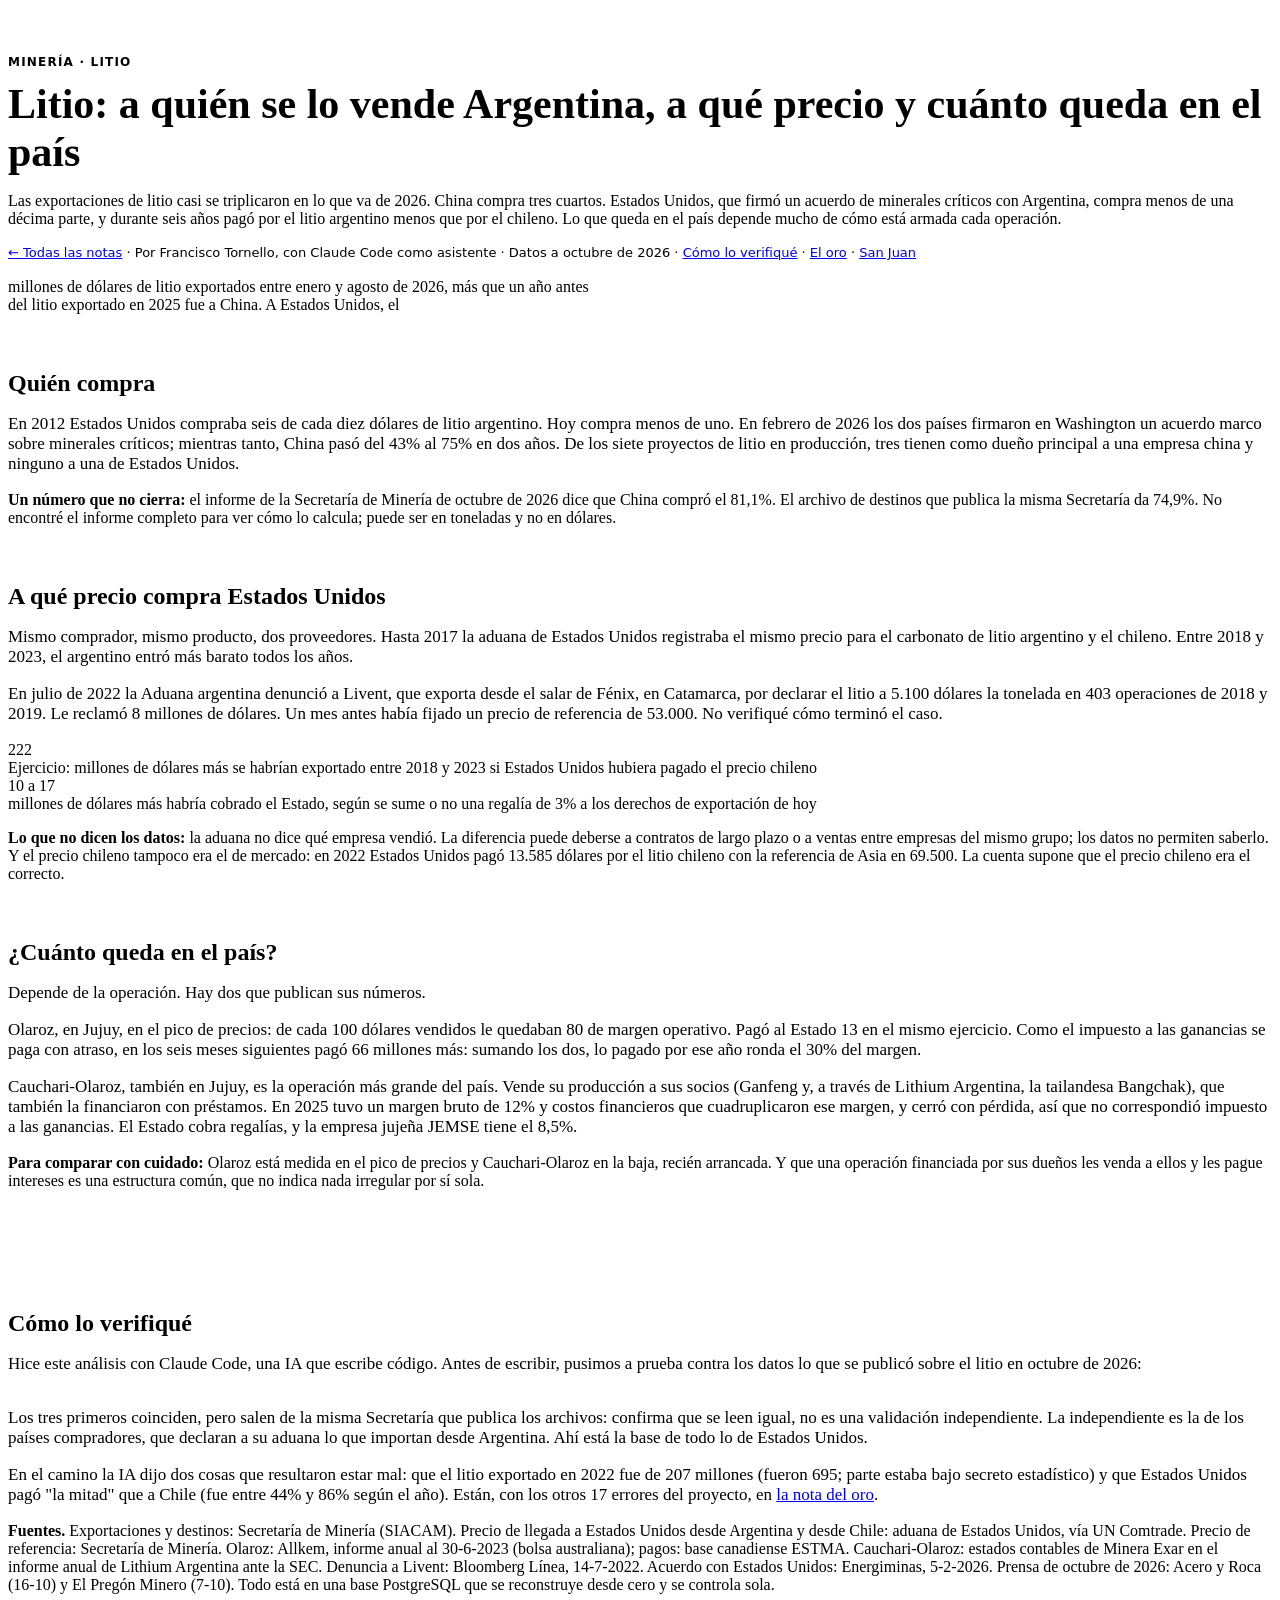
<file: pagina/plantilla_nota_litio.html>
<!doctype html>
<html lang="es">
<head>
<meta charset="utf-8">
<meta name="viewport" content="width=device-width, initial-scale=1">
<title>El litio, a quién y a qué precio</title>
<style>
/*ESTILO*/
/* Formato de nota: título, bajada, firma e intertítulos. */
.nota-cabecera { padding: 48px 0 8px; }
.seccion-nota { font: 700 12px/1 system-ui, sans-serif; letter-spacing: .1em; text-transform: uppercase; color: var(--acento); }
.nota-cabecera h1 { font-size: clamp(30px, 5.6vw, 42px); margin: 12px 0 14px; }
.firma { font: 13px/1.4 system-ui, sans-serif; color: var(--text-muted); margin: 0 0 8px; }
h2.intertitulo { font-size: 24px; margin: 56px 0 8px; }
.nota-corta { font-size: 17px; }
.separador { border: 0; border-top: 1px solid var(--rule); margin: 64px 0 0; }
.dos-cifras .fuente-cifra { font: 12px/1.4 system-ui, sans-serif; color: var(--text-muted); margin-top: 6px; }
td.coincide { color: var(--series-3); font-weight: 600; }
td.no-coincide { color: var(--series-2); font-weight: 600; }
</style>
</head>
<body>
<div class="contenedor">

<header class="nota-cabecera">
  <div class="seccion-nota">Minería · Litio</div>
  <h1>Litio: a quién se lo vende Argentina, a qué precio y cuánto queda en el país</h1>
  <p class="bajada">Las exportaciones de litio casi se triplicaron en lo que va de 2026. China compra tres cuartos. Estados Unidos, que firmó un acuerdo de minerales críticos con Argentina, compra menos de una décima parte, y durante seis años pagó por el litio argentino menos que por el chileno. Lo que queda en el país depende mucho de cómo está armada cada operación.</p>
  <p class="firma"><a href="../index.html">← Todas las notas</a> · Por Francisco Tornello, con Claude Code como asistente · Datos a octubre de 2026 · <a href="#como-lo-verifique">Cómo lo verifiqué</a> · <a href="oro.html">El oro</a> · <a href="san-juan.html">San Juan</a></p>
</header>

<div class="dos-cifras">
  <div><div class="n" id="c-2026"></div><div class="t">millones de dólares de litio exportados entre enero y agosto de 2026, <span id="c-var"></span> más que un año antes</div></div>
  <div><div class="n" id="c-china"></div><div class="t">del litio exportado en 2025 fue a China. A Estados Unidos, el <span id="c-eeuu"></span></div></div>
</div>

<h2 class="intertitulo">Quién compra</h2>
<figure class="grafico" id="g-destinos"></figure>
<p class="nota-corta">En 2012 Estados Unidos compraba seis de cada diez dólares de litio argentino. Hoy compra menos de uno. En febrero de 2026 los dos países firmaron en Washington un acuerdo marco sobre minerales críticos; mientras tanto, China pasó del 43% al 75% en dos años. De los siete proyectos de litio en producción, tres tienen como dueño principal a una empresa china y ninguno a una de Estados Unidos.</p>
<p class="limite"><strong>Un número que no cierra:</strong> el informe de la Secretaría de Minería de octubre de 2026 dice que China compró el 81,1%. El archivo de destinos que publica la misma Secretaría da 74,9%. No encontré el informe completo para ver cómo lo calcula; puede ser en toneladas y no en dólares.</p>

<h2 class="intertitulo">A qué precio compra Estados Unidos</h2>
<figure class="grafico" id="g-eeuu-chile"></figure>
<p class="nota-corta">Mismo comprador, mismo producto, dos proveedores. Hasta 2017 la aduana de Estados Unidos registraba el mismo precio para el carbonato de litio argentino y el chileno. Entre 2018 y 2023, el argentino entró más barato todos los años.</p>
<figure class="grafico" id="g-cada-100"></figure>
<p class="nota-corta">En julio de 2022 la Aduana argentina denunció a Livent, que exporta desde el salar de Fénix, en Catamarca, por declarar el litio a 5.100 dólares la tonelada en 403 operaciones de 2018 y 2019. Le reclamó 8 millones de dólares. Un mes antes había fijado un precio de referencia de 53.000. No verifiqué cómo terminó el caso.</p>
<div class="dos-cifras">
  <div><div class="n">222</div><div class="t">Ejercicio: millones de dólares más se habrían exportado entre 2018 y 2023 si Estados Unidos hubiera pagado el precio chileno</div></div>
  <div><div class="n">10 a 17</div><div class="t">millones de dólares más habría cobrado el Estado, según se sume o no una regalía de 3% a los derechos de exportación de hoy</div></div>
</div>
<p class="limite"><strong>Lo que no dicen los datos:</strong> la aduana no dice qué empresa vendió. La diferencia puede deberse a contratos de largo plazo o a ventas entre empresas del mismo grupo; los datos no permiten saberlo. Y el precio chileno tampoco era el de mercado: en 2022 Estados Unidos pagó 13.585 dólares por el litio chileno con la referencia de Asia en 69.500. La cuenta supone que el precio chileno era el correcto.</p>

<h2 class="intertitulo">¿Cuánto queda en el país?</h2>
<p class="nota-corta">Depende de la operación. Hay dos que publican sus números.</p>
<figure class="grafico" id="g-olaroz"></figure>
<p class="nota-corta">Olaroz, en Jujuy, en el pico de precios: de cada 100 dólares vendidos le quedaban 80 de margen operativo. Pagó al Estado 13 en el mismo ejercicio. Como el impuesto a las ganancias se paga con atraso, en los seis meses siguientes pagó 66 millones más: sumando los dos, lo pagado por ese año ronda el 30% del margen.</p>
<figure class="grafico" id="g-cauchari"></figure>
<p class="nota-corta">Cauchari-Olaroz, también en Jujuy, es la operación más grande del país. Vende su producción a sus socios (Ganfeng y, a través de Lithium Argentina, la tailandesa Bangchak), que también la financiaron con préstamos. En 2025 tuvo un margen bruto de 12% y costos financieros que cuadruplicaron ese margen, y cerró con pérdida, así que no correspondió impuesto a las ganancias. El Estado cobra regalías, y la empresa jujeña JEMSE tiene el 8,5%.</p>
<p class="limite"><strong>Para comparar con cuidado:</strong> Olaroz está medida en el pico de precios y Cauchari-Olaroz en la baja, recién arrancada. Y que una operación financiada por sus dueños les venda a ellos y les pague intereses es una estructura común, que no indica nada irregular por sí sola.</p>

<hr class="separador" id="como-lo-verifique">
<h2 class="intertitulo">Cómo lo verifiqué</h2>
<p class="nota-corta">Hice este análisis con Claude Code, una IA que escribe código. Antes de escribir, pusimos a prueba contra los datos lo que se publicó sobre el litio en octubre de 2026:</p>
<div class="tabla-scroll"><table class="datos" id="t-prensa"></table></div>
<p class="nota-corta">Los tres primeros coinciden, pero salen de la misma Secretaría que publica los archivos: confirma que se leen igual, no es una validación independiente. La independiente es la de los países compradores, que declaran a su aduana lo que importan desde Argentina. Ahí está la base de todo lo de Estados Unidos.</p>
<p class="nota-corta">En el camino la IA dijo dos cosas que resultaron estar mal: que el litio exportado en 2022 fue de 207 millones (fueron 695; parte estaba bajo secreto estadístico) y que Estados Unidos pagó "la mitad" que a Chile (fue entre 44% y 86% según el año). Están, con los otros 17 errores del proyecto, en <a href="oro.html#como-lo-hice">la nota del oro</a>.</p>

<footer>
  <p class="nota"><strong>Fuentes.</strong> Exportaciones y destinos: Secretaría de Minería (SIACAM). Precio de llegada a Estados Unidos desde Argentina y desde Chile: aduana de Estados Unidos, vía UN Comtrade. Precio de referencia: Secretaría de Minería. Olaroz: Allkem, informe anual al 30-6-2023 (bolsa australiana); pagos: base canadiense ESTMA. Cauchari-Olaroz: estados contables de Minera Exar en el informe anual de Lithium Argentina ante la SEC. Denuncia a Livent: Bloomberg Línea, 14-7-2022. Acuerdo con Estados Unidos: Energiminas, 5-2-2026. Prensa de octubre de 2026: Acero y Roca (16-10) y El Pregón Minero (7-10). Todo está en una base PostgreSQL que se reconstruye desde cero y se controla sola.</p>
</footer>

</div>

<script>
/*DATOS*/

/*GRAFICOS*/

const D = DATOS;
const prensa = Object.fromEntries(D.litio_prensa.map(d => [d.dato.slice(0, 12), d]));
const fila = texto => D.litio_prensa.find(d => d.dato.startsWith(texto));
document.getElementById("c-2026").textContent = fmt(fila("Exportado enero").mis_datos);
document.getElementById("c-var").textContent = fmt(fila("Variación").mis_datos, 1) + "%";
const d25 = D.litio_destinos.find(d => d.anio === 2025);
document.getElementById("c-china").textContent = d25.china + "%";
document.getElementById("c-eeuu").textContent = d25.eeuu + "%.";

// ---------- destinos ----------
barras("g-destinos", {
  titulo: "A dónde va el litio argentino",
  subtitulo: "Parte de lo exportado en dólares, por país comprador",
  datos: D.litio_destinos.map(d => ({ ...d, resto: Math.max(0, 100 - d.china - d.eeuu - d.japon - d.corea) })),
  x: "anio", porcentaje: true,
  series: [
    { clave: "china", nombre: "China", color: "--series-2" },
    { clave: "eeuu", nombre: "Estados Unidos", color: "--series-1" },
    { clave: "japon", nombre: "Japón", color: "--series-3" },
    { clave: "corea", nombre: "Corea del Sur", color: "--series-4" },
    { clave: "resto", nombre: "Resto", color: "--otros" },
  ],
  fuente: "Fuente: Secretaría de Minería, exportaciones de litio por destino. Los porcentajes están redondeados.",
  columnas: ["Año", "Total (millones de USD)", "China", "Estados Unidos", "Japón", "Corea"],
  filas: D.litio_destinos.map(d => [d.anio, fmt(d.total_musd), d.china + "%", d.eeuu + "%", d.japon + "%", d.corea + "%"]),
});

// ---------- Estados Unidos: Argentina contra Chile ----------
lineas("g-eeuu-chile", {
  titulo: "Lo que pagó Estados Unidos por cada tonelada de carbonato de litio",
  subtitulo: "Dólares por tonelada, según la aduana de Estados Unidos",
  datos: D.litio_eeuu, x: "anio", margenDerecho: 74,
  series: [
    { clave: "chile", nombre: "Chile", color: "--series-1" },
    { clave: "argentina", nombre: "Argentina", color: "--series-2" },
  ],
  marcas: [{ x: 2022.5, texto: "Denuncia de la Aduana", izquierda: true }],
  fuente: "Fuente: aduana de Estados Unidos, vía UN Comtrade (código 283691). Denuncia: Bloomberg Línea, 14-7-2022.",
  columnas: ["Año", "Desde Argentina", "Desde Chile", "Referencia de Asia"],
  filas: D.litio_eeuu.map(d => [d.anio, fmt(d.argentina), fmt(d.chile), fmt(d.referencia)]),
});

barrasHorizontales("g-cada-100", {
  titulo: "Por cada 100 dólares que pagó por el litio chileno, cuánto pagó por el argentino",
  subtitulo: "En naranja, los años en que el argentino entró al menos 5% más barato",
  filas: D.litio_eeuu.filter(d => d.anio >= 2016).map(d => {
    const v = Math.round(100 * d.argentina / d.chile);
    return { nombre: String(d.anio), valor: v, color: v < 95 ? "--series-2" : "--otros" };
  }),
  fuente: "Fuente: aduana de Estados Unidos, vía UN Comtrade.",
});

// ---------- cuánto queda ----------
const ol = D.litio_operaciones.find(d => d.mina === "Olaroz" && d.periodo.startsWith("07/2022"));
const olPago = D.olaroz_pagos.find(d => d.anio === 2023).musd;
deCada100("g-olaroz", {
  titulo: "Olaroz, julio de 2022 a junio de 2023: de cada 100 dólares vendidos",
  subtitulo: `Ventas: ${fmt(ol.ingresos_musd)} millones de dólares`,
  items: [
    { nombre: "Margen operativo", valor: 100 * ol.ebitda_musd / ol.ingresos_musd, nota: `${fmt(ol.ebitda_musd)} millones, antes de impuestos e intereses` },
    { nombre: "Pagado al Estado en el ejercicio", valor: 100 * olPago / ol.ingresos_musd, nota: `${fmt(olPago, 1)} millones` },
  ],
  color: "--series-3",
  fuente: "Ventas y margen (EBITDA): Allkem, informe anual al 30-6-2023. Pagos: base ESTMA de Canadá, mismo ejercicio.",
});

const cx = D.litio_operaciones.find(d => d.mina === "Cauchari-Olaroz" && d.periodo.startsWith("01/2025"));
const costo = cx.resultado_bruto_musd - cx.ingresos_musd;
// "Todo lo demás" se calcula con los valores ya redondeados, para que la cascada sume exacto.
const otros = Math.round(cx.resultado_neto_musd) - Math.round(cx.ingresos_musd) - Math.round(costo) - Math.round(cx.costos_financieros_musd);
cascada("g-cauchari", {
  titulo: "Cauchari-Olaroz en 2025: de las ventas al resultado",
  subtitulo: "Millones de dólares",
  inicio: { nombre: "Ventas", valor: Math.round(cx.ingresos_musd) },
  pasos: [
    { nombre: "Costo de producir", valor: Math.round(costo), detalle: "Le quedan " + fmt(cx.resultado_bruto_musd) + " millones: 12 de cada 100" },
    { nombre: "Costos financieros", valor: Math.round(cx.costos_financieros_musd), detalle: "Intereses y otros costos de la deuda" },
    { nombre: "Todo lo demás", valor: Math.round(otros), detalle: "Neto de gastos, diferencias de cambio y otros resultados" },
  ],
  fin: { nombre: "Resultado", valor: Math.round(cx.resultado_neto_musd) },
  fuente: "Fuente: estados contables de Minera Exar en el informe anual de Lithium Argentina ante la SEC. \"Todo lo demás\" es la diferencia entre el resultado y las líneas anteriores.",
  columnas: ["Año", "Ventas", "Resultado bruto", "Costos financieros", "Resultado"],
  filas: D.litio_operaciones.filter(d => d.mina === "Cauchari-Olaroz")
    .map(d => [d.periodo.slice(-4), fmt(d.ingresos_musd), fmt(d.resultado_bruto_musd), fmt(d.costos_financieros_musd), fmt(d.resultado_neto_musd)]),
});

// ---------- prensa contra datos ----------
const t = document.getElementById("t-prensa");
const cab = document.createElement("tr");
["Lo que se publicó", "Publicado", "Mis datos", ""].forEach(c => cab.appendChild(html("th", null, c)));
t.appendChild(cab);
D.litio_prensa.forEach(d => {
  const r = document.createElement("tr");
  const dec = String(d.publicado).includes(".") ? 1 : 0;
  r.appendChild(html("td", null, d.dato));
  r.appendChild(html("td", null, fmt(d.publicado, dec)));
  r.appendChild(html("td", null, fmt(d.mis_datos, dec)));
  const ok = Math.abs(d.mis_datos - d.publicado) <= Math.max(1, Math.abs(d.publicado) * 0.005);
  r.appendChild(html("td", ok ? "coincide" : "no-coincide", ok ? "Coincide" : "No coincide"));
  t.appendChild(r);
});
</script>
</body>
</html>
</file>
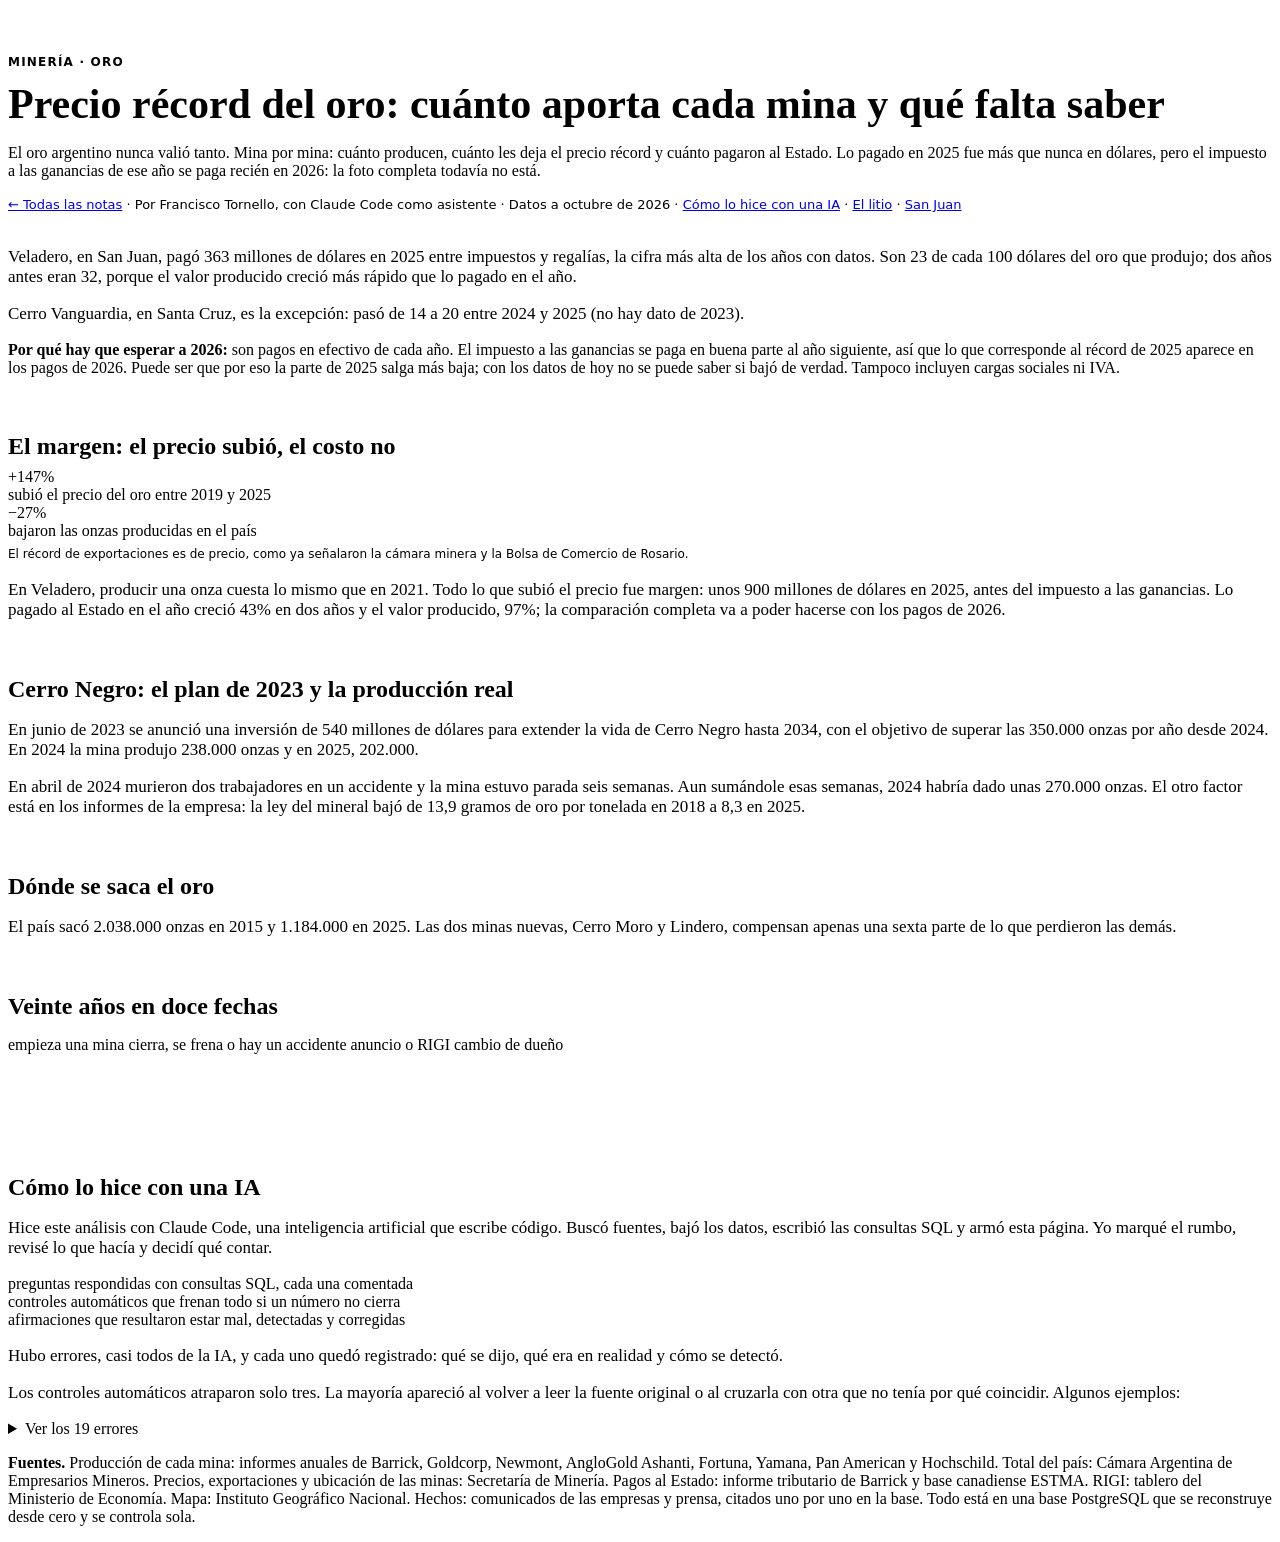
<file: pagina/plantilla_nota_oro.html>
<!doctype html>
<html lang="es">
<head>
<meta charset="utf-8">
<meta name="viewport" content="width=device-width, initial-scale=1">
<title>El oro, mina por mina</title>
<style>
/*ESTILO*/
/* Formato de nota: título, bajada, firma e intertítulos. */
.nota-cabecera { padding: 48px 0 8px; }
.seccion-nota { font: 700 12px/1 system-ui, sans-serif; letter-spacing: .1em; text-transform: uppercase; color: var(--acento); }
.nota-cabecera h1 { font-size: clamp(30px, 5.6vw, 42px); margin: 12px 0 14px; }
.firma { font: 13px/1.4 system-ui, sans-serif; color: var(--text-muted); margin: 0 0 8px; }
h2.intertitulo { font-size: 24px; margin: 56px 0 8px; }
.nota-corta { font-size: 17px; }
.separador { border: 0; border-top: 1px solid var(--rule); margin: 64px 0 0; }
.dos-cifras .fuente-cifra { font: 12px/1.4 system-ui, sans-serif; color: var(--text-muted); margin-top: 6px; }
</style>
</head>
<body>
<div class="contenedor">

<header class="nota-cabecera">
  <div class="seccion-nota">Minería · Oro</div>
  <h1>Precio récord del oro: cuánto aporta cada mina y qué falta saber</h1>
  <p class="bajada">El oro argentino nunca valió tanto. Mina por mina: cuánto producen, cuánto les deja el precio récord y cuánto pagaron al Estado. Lo pagado en 2025 fue más que nunca en dólares, pero el impuesto a las ganancias de ese año se paga recién en 2026: la foto completa todavía no está.</p>
  <p class="firma"><a href="../index.html">← Todas las notas</a> · Por Francisco Tornello, con Claude Code como asistente · Datos a octubre de 2026 · <a href="#como-lo-hice">Cómo lo hice con una IA</a> · <a href="litio.html">El litio</a> · <a href="san-juan.html">San Juan</a></p>
</header>

<figure class="grafico" id="g-cada-100"></figure>
<p class="nota-corta">Veladero, en San Juan, pagó 363 millones de dólares en 2025 entre impuestos y regalías, la cifra más alta de los años con datos. Son 23 de cada 100 dólares del oro que produjo; dos años antes eran 32, porque el valor producido creció más rápido que lo pagado en el año.</p>

<figure class="grafico" id="g-parte-estado"></figure>
<p class="nota-corta">Cerro Vanguardia, en Santa Cruz, es la excepción: pasó de 14 a 20 entre 2024 y 2025 (no hay dato de 2023).</p>
<p class="limite"><strong>Por qué hay que esperar a 2026:</strong> son pagos en efectivo de cada año. El impuesto a las ganancias se paga en buena parte al año siguiente, así que lo que corresponde al récord de 2025 aparece en los pagos de 2026. Puede ser que por eso la parte de 2025 salga más baja; con los datos de hoy no se puede saber si bajó de verdad. Tampoco incluyen cargas sociales ni IVA.</p>

<h2 class="intertitulo">El margen: el precio subió, el costo no</h2>
<div class="dos-cifras">
  <div><div class="n">+147%</div><div class="t"><i style="background: var(--series-2)"></i>subió el precio del oro entre 2019 y 2025</div></div>
  <div><div class="n">−27%</div><div class="t"><i style="background: var(--series-3)"></i>bajaron las onzas producidas en el país</div><div class="fuente-cifra">El récord de exportaciones es de precio, como ya señalaron la cámara minera y la Bolsa de Comercio de Rosario.</div></div>
</div>
<figure class="grafico" id="g-veladero-margen"></figure>
<p class="nota-corta">En Veladero, producir una onza cuesta lo mismo que en 2021. Todo lo que subió el precio fue margen: unos 900 millones de dólares en 2025, antes del impuesto a las ganancias. Lo pagado al Estado en el año creció 43% en dos años y el valor producido, 97%; la comparación completa va a poder hacerse con los pagos de 2026.</p>

<h2 class="intertitulo">Cerro Negro: el plan de 2023 y la producción real</h2>
<figure class="grafico" id="g-cerro-negro"></figure>
<p class="nota-corta">En junio de 2023 se anunció una inversión de 540 millones de dólares para extender la vida de Cerro Negro hasta 2034, con el objetivo de superar las 350.000 onzas por año desde 2024. En 2024 la mina produjo 238.000 onzas y en 2025, 202.000.</p>
<p class="nota-corta">En abril de 2024 murieron dos trabajadores en un accidente y la mina estuvo parada seis semanas. Aun sumándole esas semanas, 2024 habría dado unas 270.000 onzas. El otro factor está en los informes de la empresa: la ley del mineral bajó de 13,9 gramos de oro por tonelada en 2018 a 8,3 en 2025.</p>

<h2 class="intertitulo">Dónde se saca el oro</h2>
<figure class="grafico" id="g-mapa"></figure>
<figure class="grafico" id="g-cascada"></figure>
<p class="nota-corta">El país sacó 2.038.000 onzas en 2015 y 1.184.000 en 2025. Las dos minas nuevas, Cerro Moro y Lindero, compensan apenas una sexta parte de lo que perdieron las demás.</p>

<h2 class="intertitulo">Veinte años en doce fechas</h2>
<ol class="linea-tiempo" id="lt-oro"></ol>
<p class="lt-referencia"><i style="background: var(--series-3)"></i>empieza una mina <i style="background: var(--series-2)"></i>cierra, se frena o hay un accidente <i style="background: var(--series-1)"></i>anuncio o RIGI <i style="border: 2px solid var(--text-muted); width: 6px; height: 6px"></i>cambio de dueño</p>

<hr class="separador" id="como-lo-hice">
<h2 class="intertitulo">Cómo lo hice con una IA</h2>
<p class="nota-corta">Hice este análisis con Claude Code, una inteligencia artificial que escribe código. Buscó fuentes, bajó los datos, escribió las consultas SQL y armó esta página. Yo marqué el rumbo, revisé lo que hacía y decidí qué contar.</p>
<div class="dos-cifras tres-cifras">
  <div><div class="n" id="c-preguntas"></div><div class="t">preguntas respondidas con consultas SQL, cada una comentada</div></div>
  <div><div class="n" id="c-controles"></div><div class="t">controles automáticos que frenan todo si un número no cierra</div></div>
  <div><div class="n" id="c-errores"></div><div class="t">afirmaciones que resultaron estar mal, detectadas y corregidas</div></div>
</div>
<p class="nota-corta">Hubo errores, casi todos de la IA, y cada uno quedó registrado: qué se dijo, qué era en realidad y cómo se detectó.</p>
<figure class="grafico" id="g-deteccion"></figure>
<p class="nota-corta">Los controles automáticos atraparon solo tres. La mayoría apareció al volver a leer la fuente original o al cruzarla con otra que no tenía por qué coincidir. Algunos ejemplos:</p>
<div class="tarjetas" id="tarjetas"></div>
<details class="tabla"><summary>Ver los 19 errores</summary><div class="tabla-scroll"><table class="datos" id="t-errores"></table></div></details>

<footer>
  <p class="nota"><strong>Fuentes.</strong> Producción de cada mina: informes anuales de Barrick, Goldcorp, Newmont, AngloGold Ashanti, Fortuna, Yamana, Pan American y Hochschild. Total del país: Cámara Argentina de Empresarios Mineros. Precios, exportaciones y ubicación de las minas: Secretaría de Minería. Pagos al Estado: informe tributario de Barrick y base canadiense ESTMA. RIGI: tablero del Ministerio de Economía. Mapa: Instituto Geográfico Nacional. Hechos: comunicados de las empresas y prensa, citados uno por uno en la base. Todo está en una base PostgreSQL que se reconstruye desde cero y se controla sola.</p>
</footer>

</div>

<script>
/*DATOS*/

/*GRAFICOS*/

const D = DATOS;
const miles = v => fmt(v) + " mil oz";

// ---------- cuánto llega al Estado ----------
const p25 = D.pagos_oro.filter(d => d.anio === 2025).sort((a, b) => b.pct - a.pct);
deCada100("g-cada-100", {
  titulo: "De cada 100 dólares de oro producido en 2025, cuántos pagó cada mina al Estado",
  subtitulo: "Impuestos, regalías y otros pagos en efectivo del año",
  items: p25.map(d => ({ nombre: d.mina, valor: d.pct, nota: `pagó ${fmt(d.pagado_musd)} de ${fmt(d.valor_musd)} millones` })),
  fuente: "Pagos: informe tributario de Barrick (Veladero) y base ESTMA de Canadá (las otras). Valor: onzas producidas por precio promedio del año.",
});

const pago = (mina, anio) => D.pagos_oro.find(d => d.mina === mina && d.anio === anio);
antesDespues("g-parte-estado", {
  titulo: "La parte pagada en el mismo año, 2023 contra 2025",
  subtitulo: "Dólares pagados de cada 100 producidos",
  antes: "2023", despues: "2025",
  filas: ["Veladero", "Cerro Negro", "Lindero"].map(m => ({ nombre: m, antes: pago(m, 2023).pct, despues: pago(m, 2025).pct, fmt: v => fmt(v) })),
  cambio: (a, b) => (b > a ? "+" : "−") + fmt(Math.abs(b - a)),
  fuente: "La columna de la derecha es la diferencia en dólares de cada 100. Mismas fuentes que el gráfico anterior.",
});

// ---------- margen ----------
barras("g-veladero-margen", {
  titulo: "Veladero: de qué está hecho el precio de cada onza",
  subtitulo: "Dólares por onza. La barra entera es el precio promedio del año.",
  datos: D.veladero_margen.map(d => ({ ...d, margen: d.precio - d.aisc })), x: "anio",
  series: [
    { clave: "aisc", nombre: "Costo total", color: "--otros" },
    { clave: "margen", nombre: "Margen", color: "--series-4" },
  ],
  fuente: "Costo total: AISC informado por Barrick (no incluye impuesto a las ganancias). Precio: promedio del año, Secretaría de Minería.",
  columnas: ["Año", "Precio", "Costo total", "Margen por onza"],
  filas: D.veladero_margen.map(d => [d.anio, fmt(d.precio), fmt(d.aisc), fmt(d.precio - d.aisc)]),
});

// ---------- Cerro Negro ----------
const anios = Array.from({ length: 11 }, (_, i) => 2015 + i);
lineas("g-cerro-negro", {
  titulo: "Cerro Negro: onzas de oro producidas y el objetivo anunciado en 2023",
  subtitulo: "Miles de onzas por año",
  datos: anios.map(a => D.cerro_negro_promesa.find(d => d.anio === a) || { anio: a, producido: null, prometido: null }),
  x: "anio", margenDerecho: 84,
  series: [
    { clave: "producido", nombre: "Producido", color: "--series-2" },
    { clave: "prometido", nombre: "Objetivo", color: "--text-secondary", punteada: true },
  ],
  marcas: [
    { x: 2023.42, texto: "Anuncio", izquierda: true },
    { x: 2024.27, texto: "Accidente" },
  ],
  fuente: "Producción: informes de Goldcorp y Newmont (no hay dato del año completo 2019). Objetivo: Bloomberg Línea, 1-6-2023. Accidente: comunicado de Newmont, 10-4-2024.",
  columnas: ["Año", "Producido (miles de onzas)", "Objetivo anunciado"],
  filas: D.cerro_negro_promesa.map(d => [d.anio, fmt(d.producido), d.prometido ? "más de " + fmt(d.prometido) : ""]),
});

// ---------- mapa y cascada ----------
const ubicacion = {
  "Veladero": [135, -2], "Gualcamayo": [110, 40], "Bajo la Alumbrera": [75, -24], "Lindero": [70, -8],
  "San José": [150, -95], "Cerro Negro": [150, -45], "Cerro Moro": [100, 0], "Cerro Vanguardia": [90, 52],
};
mapa("g-mapa", {
  titulo: "Las minas de oro y lo que produjeron",
  subtitulo: "Círculo lleno: 2025. Contorno punteado: 2015. El área es proporcional a las onzas.",
  provincias: D.mapa, destacar: ["San Juan", "Santa Cruz", "Salta", "Catamarca"],
  puntos: D.oro_mapa.map(m => ({
    nombre: m.mina, lat: m.lat, lon: m.lon, valor: m.q2025, anterior: m.q2015,
    dx: ubicacion[m.mina][0], dy: ubicacion[m.mina][1],
    leyenda: m.q2025 ? miles(m.q2025) + (m.q2015 ? ` (2015: ${fmt(m.q2015)})` : "")
           : m.mina === "Bajo la Alumbrera" ? "cerró en 2018" : `sin dato desde ${m.ultimo_anio}`,
    tip: [{ nombre: "2015", valor: m.q2015 ? miles(m.q2015) : "sin dato" },
          { nombre: "2025", valor: m.q2025 ? miles(m.q2025) : "sin dato" },
          { nombre: m.provincia, valor: "" }],
  })),
  fuente: "Producción: informes de las empresas. Ubicación: Secretaría de Minería. Cerro Vanguardia, Cerro Moro, Lindero y San José no tienen dato de 2015 en la base (las dos del medio todavía no producían).",
});

const caso = Object.fromEntries(D.oro_cascada.map(d => [d.mina, d]));
const paso = (nombre, mina = nombre) => ({ nombre, valor: caso[mina].q2025 - caso[mina].q2015,
  detalle: `${fmt(caso[mina].q2015)} → ${fmt(caso[mina].q2025)} mil onzas` });
cascada("g-cascada", {
  titulo: "Cómo se pasó de 2.038 a 1.184 mil onzas",
  subtitulo: "Miles de onzas de oro, cambio entre 2015 y 2025",
  inicio: { nombre: "País 2015", valor: caso["País"].q2015 },
  pasos: [paso("Cerro Negro"), paso("Veladero"), paso("Alumbrera", "Bajo la Alumbrera"),
          paso("Resto de las minas"), paso("Cerro Moro"), paso("Lindero")],
  fin: { nombre: "País 2025", valor: caso["País"].q2025 },
  fuente: "Total del país: CAEM. Minas: informes de las empresas. \"Resto\" es la diferencia: Cerro Vanguardia, San José, Gualcamayo y minas chicas.",
  columnas: ["", "2015", "2025", "Cambio"],
  filas: D.oro_cascada.map(d => [d.mina, fmt(d.q2015), fmt(d.q2025), fmt(d.q2025 - d.q2015)]),
});

// ---------- línea de tiempo (tabla hecho_mina) ----------
const MESES = ["enero", "febrero", "marzo", "abril", "mayo", "junio", "julio", "agosto", "septiembre", "octubre", "noviembre", "diciembre"];
const fecha = h => {
  const [a, m, d] = h.fecha.split("-").map(Number);
  return h.precision === "año" ? String(a) : h.precision === "mes" ? `${MESES[m - 1]} ${a}` : `${d} de ${MESES[m - 1]} de ${a}`;
};
const claseHecho = { "Inicio": "sube", "Cierre": "baja", "Freno": "baja", "Accidente": "baja", "Promesa": "rigi", "RIGI": "rigi" };
lineaDeTiempo("lt-oro", D.hechos.map(h => ({ fecha: fecha(h), texto: h.descripcion, clase: claseHecho[h.tipo] })));

// ---------- cómo lo hice con una IA ----------
document.getElementById("c-preguntas").textContent = D.cifras.preguntas;
document.getElementById("c-controles").textContent = D.cifras.controles;
document.getElementById("c-errores").textContent = D.correcciones.length;

const porDeteccion = {};
D.correcciones.forEach(c => { porDeteccion[c.como_se_detecto] = (porDeteccion[c.como_se_detecto] || 0) + 1; });
barrasHorizontales("g-deteccion", {
  titulo: `Cómo se detectaron los ${D.correcciones.length} errores`,
  subtitulo: "Cantidad de afirmaciones corregidas, según qué las hizo aparecer. En naranja, las que detecté yo.",
  filas: Object.entries(porDeteccion).sort((a, b) => b[1] - a[1])
    .map(([nombre, valor]) => ({ nombre, valor, color: nombre === "Francisco" ? "--series-2" : "--series-1" })),
  fuente: "Tabla correccion_ia, armada desde la bitácora del proyecto. Solo están los errores que se detectaron.",
});

tarjetasCorreccion("tarjetas", [5, 9, 14, 6].map(n => D.correcciones.find(c => c.numero === n)));
tabla("t-errores", ["#", "Se dijo", "Era", "Cómo se detectó", "Qué quedó"],
  D.correcciones.map(c => [c.numero, c.lo_que_se_dijo, c.lo_correcto, c.como_se_detecto, c.que_quedo]));
</script>
</body>
</html>
</file>
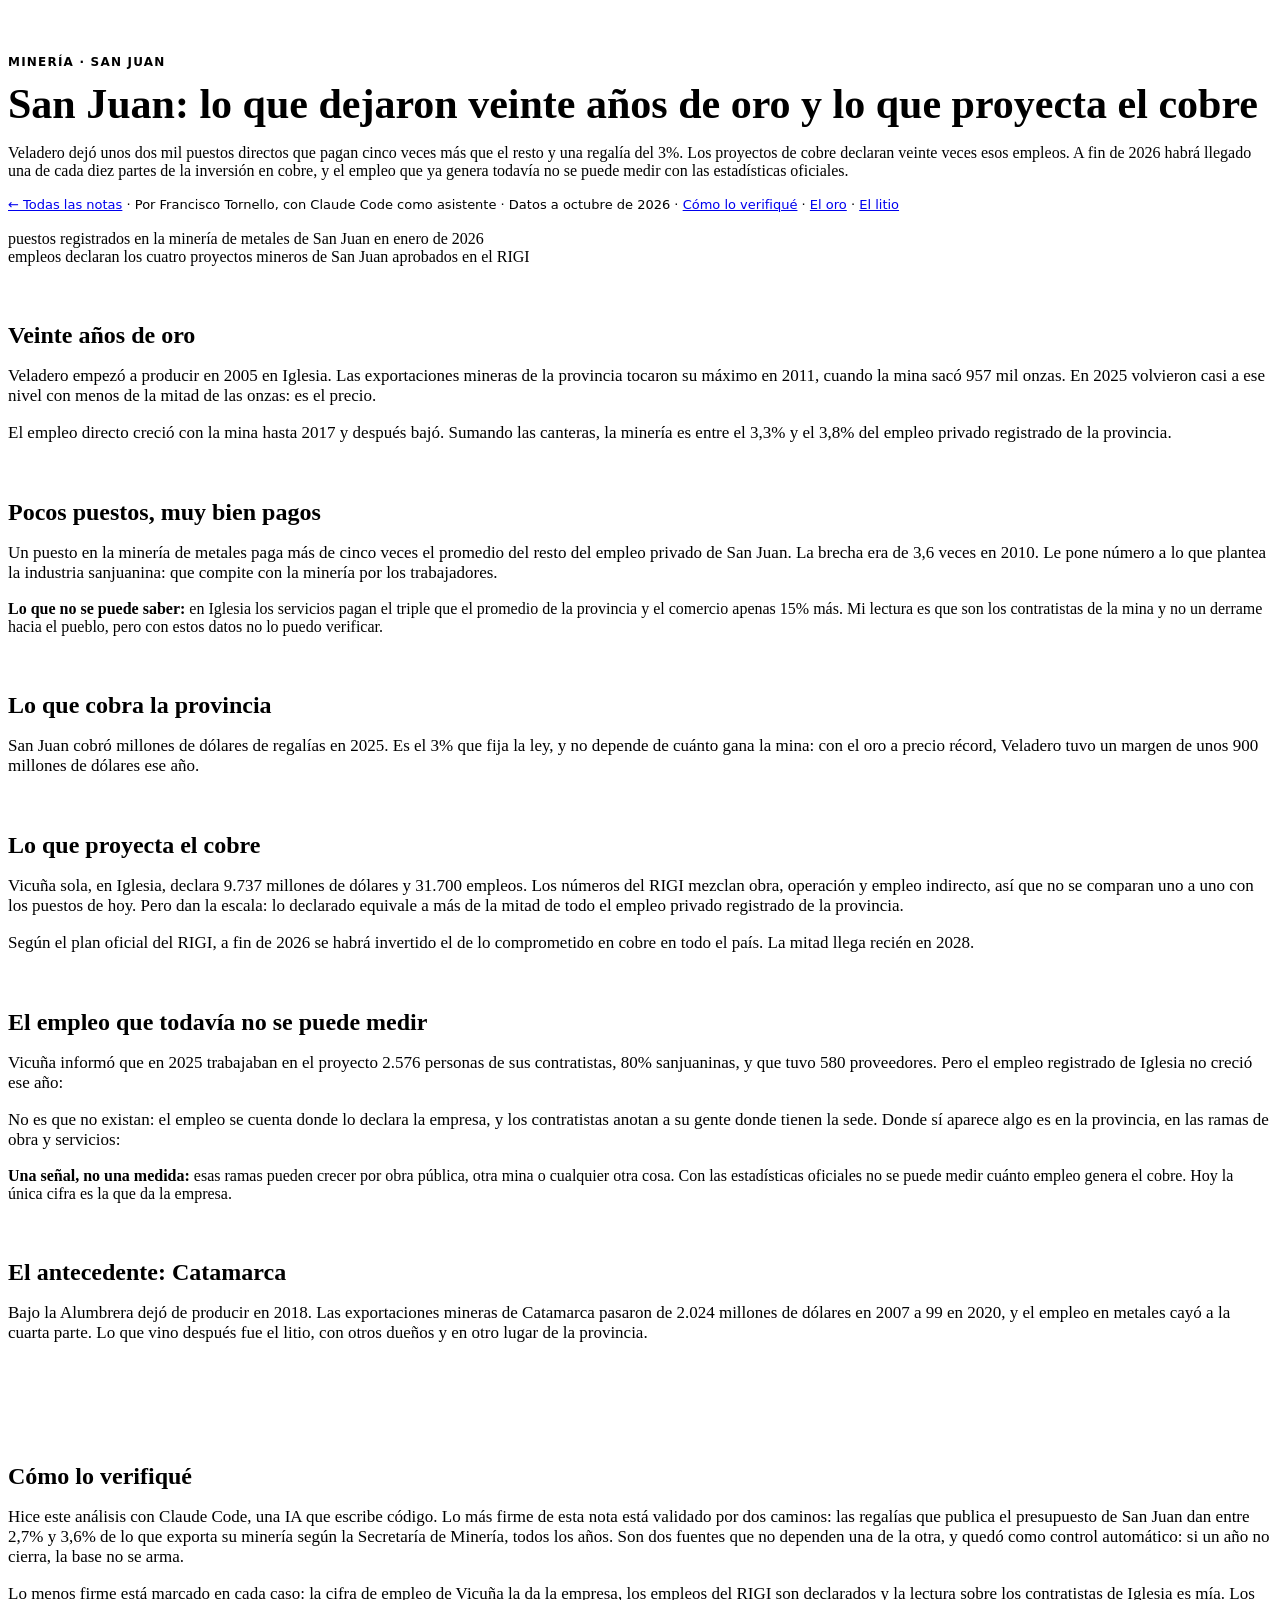
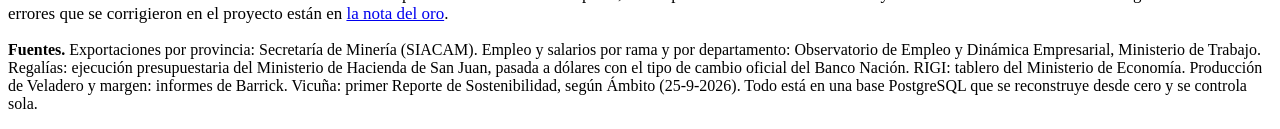
<file: pagina/plantilla_nota_san_juan.html>
<!doctype html>
<html lang="es">
<head>
<meta charset="utf-8">
<meta name="viewport" content="width=device-width, initial-scale=1">
<title>San Juan, del oro al cobre</title>
<style>
/*ESTILO*/
/* Formato de nota: título, bajada, firma e intertítulos. */
.nota-cabecera { padding: 48px 0 8px; }
.seccion-nota { font: 700 12px/1 system-ui, sans-serif; letter-spacing: .1em; text-transform: uppercase; color: var(--acento); }
.nota-cabecera h1 { font-size: clamp(30px, 5.6vw, 42px); margin: 12px 0 14px; }
.firma { font: 13px/1.4 system-ui, sans-serif; color: var(--text-muted); margin: 0 0 8px; }
h2.intertitulo { font-size: 24px; margin: 56px 0 8px; }
.nota-corta { font-size: 17px; }
.separador { border: 0; border-top: 1px solid var(--rule); margin: 64px 0 0; }
</style>
</head>
<body>
<div class="contenedor">

<header class="nota-cabecera">
  <div class="seccion-nota">Minería · San Juan</div>
  <h1>San Juan: lo que dejaron veinte años de oro y lo que proyecta el cobre</h1>
  <p class="bajada">Veladero dejó unos dos mil puestos directos que pagan cinco veces más que el resto y una regalía del 3%. Los proyectos de cobre declaran veinte veces esos empleos. A fin de 2026 habrá llegado una de cada diez partes de la inversión en cobre, y el empleo que ya genera todavía no se puede medir con las estadísticas oficiales.</p>
  <p class="firma"><a href="../index.html">← Todas las notas</a> · Por Francisco Tornello, con Claude Code como asistente · Datos a octubre de 2026 · <a href="#como-lo-verifique">Cómo lo verifiqué</a> · <a href="oro.html">El oro</a> · <a href="litio.html">El litio</a></p>
</header>

<div class="dos-cifras">
  <div><div class="n" id="c-hoy"></div><div class="t">puestos registrados en la minería de metales de San Juan en enero de 2026</div></div>
  <div><div class="n" id="c-rigi"></div><div class="t">empleos declaran los cuatro proyectos mineros de San Juan aprobados en el RIGI</div></div>
</div>

<h2 class="intertitulo">Veinte años de oro</h2>
<figure class="grafico" id="g-exportado"></figure>
<p class="nota-corta">Veladero empezó a producir en 2005 en Iglesia. Las exportaciones mineras de la provincia tocaron su máximo en 2011, cuando la mina sacó 957 mil onzas. En 2025 volvieron casi a ese nivel con menos de la mitad de las onzas: es el precio.</p>
<figure class="grafico" id="g-puestos"></figure>
<p class="nota-corta">El empleo directo creció con la mina hasta 2017 y después bajó. Sumando las canteras, la minería es entre el 3,3% y el 3,8% del empleo privado registrado de la provincia.</p>

<h2 class="intertitulo">Pocos puestos, muy bien pagos</h2>
<figure class="grafico" id="g-salarios"></figure>
<p class="nota-corta">Un puesto en la minería de metales paga más de cinco veces el promedio del resto del empleo privado de San Juan. La brecha era de 3,6 veces en 2010. Le pone número a lo que plantea la industria sanjuanina: que compite con la minería por los trabajadores.</p>
<p class="limite"><strong>Lo que no se puede saber:</strong> en Iglesia los servicios pagan el triple que el promedio de la provincia y el comercio apenas 15% más. Mi lectura es que son los contratistas de la mina y no un derrame hacia el pueblo, pero con estos datos no lo puedo verificar.</p>

<h2 class="intertitulo">Lo que cobra la provincia</h2>
<figure class="grafico" id="g-regalias"></figure>
<p class="nota-corta">San Juan cobró <span id="c-reg"></span> millones de dólares de regalías en 2025. Es el 3% que fija la ley, y no depende de cuánto gana la mina: con el oro a precio récord, Veladero tuvo un margen de unos 900 millones de dólares ese año.</p>

<h2 class="intertitulo">Lo que proyecta el cobre</h2>
<figure class="grafico" id="g-escala"></figure>
<p class="nota-corta">Vicuña sola, en Iglesia, declara 9.737 millones de dólares y 31.700 empleos. Los números del RIGI mezclan obra, operación y empleo indirecto, así que no se comparan uno a uno con los puestos de hoy. Pero dan la escala: lo declarado equivale a más de la mitad de todo el empleo privado registrado de la provincia.</p>
<figure class="grafico" id="g-calendario"></figure>
<p class="nota-corta">Según el plan oficial del RIGI, a fin de 2026 se habrá invertido el <span id="c-pct-2026"></span> de lo comprometido en cobre en todo el país. La mitad llega recién en 2028.</p>

<h2 class="intertitulo">El empleo que todavía no se puede medir</h2>
<p class="nota-corta">Vicuña informó que en 2025 trabajaban en el proyecto 2.576 personas de sus contratistas, 80% sanjuaninas, y que tuvo 580 proveedores. Pero el empleo registrado de Iglesia no creció ese año:</p>
<figure class="grafico" id="g-iglesia"></figure>
<p class="nota-corta">No es que no existan: el empleo se cuenta donde lo declara la empresa, y los contratistas anotan a su gente donde tienen la sede. Donde sí aparece algo es en la provincia, en las ramas de obra y servicios:</p>
<figure class="grafico" id="g-ramas"></figure>
<p class="limite"><strong>Una señal, no una medida:</strong> esas ramas pueden crecer por obra pública, otra mina o cualquier otra cosa. Con las estadísticas oficiales no se puede medir cuánto empleo genera el cobre. Hoy la única cifra es la que da la empresa.</p>

<h2 class="intertitulo">El antecedente: Catamarca</h2>
<figure class="grafico" id="g-catamarca"></figure>
<p class="nota-corta">Bajo la Alumbrera dejó de producir en 2018. Las exportaciones mineras de Catamarca pasaron de 2.024 millones de dólares en 2007 a 99 en 2020, y el empleo en metales cayó a la cuarta parte. Lo que vino después fue el litio, con otros dueños y en otro lugar de la provincia.</p>

<hr class="separador" id="como-lo-verifique">
<h2 class="intertitulo">Cómo lo verifiqué</h2>
<p class="nota-corta">Hice este análisis con Claude Code, una IA que escribe código. Lo más firme de esta nota está validado por dos caminos: las regalías que publica el presupuesto de San Juan dan entre 2,7% y 3,6% de lo que exporta su minería según la Secretaría de Minería, todos los años. Son dos fuentes que no dependen una de la otra, y quedó como control automático: si un año no cierra, la base no se arma.</p>
<p class="nota-corta">Lo menos firme está marcado en cada caso: la cifra de empleo de Vicuña la da la empresa, los empleos del RIGI son declarados y la lectura sobre los contratistas de Iglesia es mía. Los errores que se corrigieron en el proyecto están en <a href="oro.html#como-lo-hice">la nota del oro</a>.</p>

<footer>
  <p class="nota"><strong>Fuentes.</strong> Exportaciones por provincia: Secretaría de Minería (SIACAM). Empleo y salarios por rama y por departamento: Observatorio de Empleo y Dinámica Empresarial, Ministerio de Trabajo. Regalías: ejecución presupuestaria del Ministerio de Hacienda de San Juan, pasada a dólares con el tipo de cambio oficial del Banco Nación. RIGI: tablero del Ministerio de Economía. Producción de Veladero y margen: informes de Barrick. Vicuña: primer Reporte de Sostenibilidad, según Ámbito (25-9-2026). Todo está en una base PostgreSQL que se reconstruye desde cero y se controla sola.</p>
</footer>

</div>

<script>
/*DATOS*/

/*GRAFICOS*/

const D = DATOS;
document.getElementById("c-hoy").textContent = fmt(D.cifras.puestos_metal_sj_2026);
document.getElementById("c-rigi").textContent = fmt(D.cifras.rigi_empleos_sj);

// ---------- veinte años de oro ----------
lineas("g-exportado", {
  titulo: "Exportaciones mineras de San Juan",
  subtitulo: "Millones de dólares por año",
  datos: D.san_juan, x: "anio", margenDerecho: 84, alto: 220,
  series: [{ clave: "exportado_musd", nombre: "Exportado", color: "--series-4" }],
  marcas: [{ x: 2005.8, texto: "Arranca Veladero" }],
  fuente: "Fuente: Secretaría de Minería, exportaciones por provincia.",
  columnas: ["Año", "Exportado (millones de USD)", "Puestos en minería de metales"],
  filas: D.san_juan.map(d => [d.anio, fmt(d.exportado_musd), fmt(d.puestos)]),
});
lineas("g-puestos", {
  titulo: "Puestos registrados en la minería de metales de San Juan",
  subtitulo: "Promedio de cada año",
  datos: D.san_juan, x: "anio", margenDerecho: 84, alto: 200,
  series: [{ clave: "puestos", nombre: "Puestos", color: "--series-1" }],
  fuente: "Fuente: OEDE, Ministerio de Trabajo (rama 1320). Solo empleo directo: los contratistas figuran en otras ramas.",
});

// ---------- salarios ----------
lineas("g-salarios", {
  titulo: "Cuántas veces paga la minería de metales el salario del resto del empleo privado",
  subtitulo: "Salario promedio de la minería de metales dividido por el del resto, San Juan",
  datos: D.salarios, x: "anio", margenDerecho: 84, alto: 220, referencia: 1,
  yFmt: v => fmt(v, 0) + "×",
  series: [{ clave: "veces", nombre: "Veces", color: "--series-2" }],
  fuente: "Fuente: OEDE, Ministerio de Trabajo. Promedio de enero a mayo de cada año.",
  columnas: ["Año", "Veces"],
  filas: D.salarios.map(d => [d.anio, fmt(d.veces, 1)]),
});

// ---------- regalías ----------
barras("g-regalias", {
  titulo: "Regalías que cobró San Juan",
  subtitulo: "Millones de dólares por año",
  datos: D.sj_regalias, x: "anio", alto: 200,
  series: [{ clave: "regalias_musd", nombre: "Regalías", color: "--series-3" }],
  fuente: "Fuente: Ministerio de Hacienda de San Juan, ejecución presupuestaria (incluye regalías hidroeléctricas), pasada a dólares con el tipo de cambio oficial promedio del año.",
  columnas: ["Año", "Regalías (millones de USD)", "Exportado por San Juan", "Parte de lo exportado"],
  filas: D.sj_regalias.map(d => [d.anio, fmt(d.regalias_musd, 1), fmt(d.exportado_san_juan_musd), fmt(d.pct_de_lo_exportado, 1) + "%"]),
});
document.getElementById("c-reg").textContent = fmt(D.sj_regalias.find(d => d.anio === 2025).regalias_musd);

// ---------- la promesa ----------
barrasHorizontales("g-escala", {
  titulo: "La escala de lo proyectado",
  subtitulo: "Personas. En amarillo, cifras declaradas por las empresas; en azul, empleo registrado.",
  filas: [
    { nombre: "Minería de metales hoy (enero 2026)", valor: D.cifras.puestos_metal_sj_2026, color: "--series-1" },
    { nombre: "Contratistas de Vicuña en 2025", valor: 2576, color: "--series-4" },
    { nombre: "Empleos declarados en el RIGI", valor: D.cifras.rigi_empleos_sj, color: "--series-4" },
    { nombre: "Todo el empleo privado de San Juan", valor: D.cifras.puestos_privados_sj_2026, color: "--series-1" },
  ],
  fuente: "Empleo registrado: OEDE. RIGI: tablero del Ministerio de Economía (Vicuña, Los Azules, Carbonatos Profundos y la ampliación de Veladero). Vicuña: Reporte de Sostenibilidad 2025, según Ámbito.",
});

const total = D.rigi_calendario.reduce((a, d) => a + (d.cobre || 0), 0);
const hasta2026 = D.rigi_calendario.filter(d => d.anio <= 2026).reduce((a, d) => a + d.cobre, 0);
document.getElementById("c-pct-2026").textContent = fmt(100 * hasta2026 / total) + "%";
barras("g-calendario", {
  titulo: "Cuándo llega la inversión del cobre",
  subtitulo: "Millones de dólares por año, según el plan de los proyectos aprobados en el RIGI (todo el país)",
  datos: D.rigi_calendario, x: "anio", alto: 200,
  series: [{ clave: "cobre", nombre: "Cobre", color: "--series-2" }],
  fuente: "Fuente: tablero del RIGI, Ministerio de Economía. Es un plan, no lo invertido.",
  columnas: ["Año", "Cobre", "Litio", "Oro y plata"],
  filas: D.rigi_calendario.map(d => [d.anio, fmt(d.cobre), fmt(d.litio), fmt(d.oro_plata)]),
});

// ---------- el empleo que no se ve ----------
const serie = nombre => D.sj_empleo_cobre.filter(d => d.serie.startsWith(nombre));
lineas("g-iglesia", {
  titulo: "Puestos registrados en el departamento Iglesia",
  subtitulo: "Todos los sectores, promedio del año",
  datos: serie("Iglesia"), x: "anio", margenDerecho: 84, alto: 200,
  series: [{ clave: "puestos", nombre: "Iglesia", color: "--series-1" }],
  fuente: "Fuente: OEDE, empleo por departamento. Algunos sectores se tapan por secreto estadístico en algunos años.",
  columnas: ["Año", "Puestos"],
  filas: serie("Iglesia").map(d => [d.anio, fmt(d.puestos)]),
});
const enero = (rama, anio) => D.sj_empleo_cobre.find(d => d.serie.startsWith(rama) && d.anio === anio).puestos;
antesDespues("g-ramas", {
  titulo: "San Juan: puestos en ramas de obra y servicios, enero de 2025 contra enero de 2026",
  antes: "2025", despues: "2026",
  filas: [
    { nombre: "Movimiento de suelos y preparación de terrenos", rama: "4519" },
    { nombre: "Explotación de minas y canteras n.c.p.", rama: "1429" },
    { nombre: "Servicios empresariales n.c.p.", rama: "7499" },
    { nombre: "Minería de metales", rama: "1320" },
  ].map(f => ({ nombre: f.nombre, antes: enero(f.rama, 2025), despues: enero(f.rama, 2026), color: "--series-3" })),
  fuente: "Fuente: OEDE, empleo por rama (ClaNAE). Se compara enero con enero para no mezclar estaciones.",
});

// ---------- Catamarca ----------
lineas("g-catamarca", {
  titulo: "Catamarca: puestos en minería de metales y en litio",
  subtitulo: "Promedio de cada año",
  datos: D.catamarca, x: "anio", margenDerecho: 84, alto: 220,
  series: [
    { clave: "metaliferos", nombre: "Metales", color: "--series-4" },
    { clave: "litio", nombre: "Litio", color: "--series-1" },
  ],
  marcas: [{ x: 2018, texto: "Cierra Alumbrera" }],
  fuente: "Fuente: Secretaría de Minería, empleo minero por provincia.",
  columnas: ["Año", "Metales", "Litio"],
  filas: D.catamarca.map(d => [d.anio, fmt(d.metaliferos), fmt(d.litio)]),
});
</script>
</body>
</html>
</file>
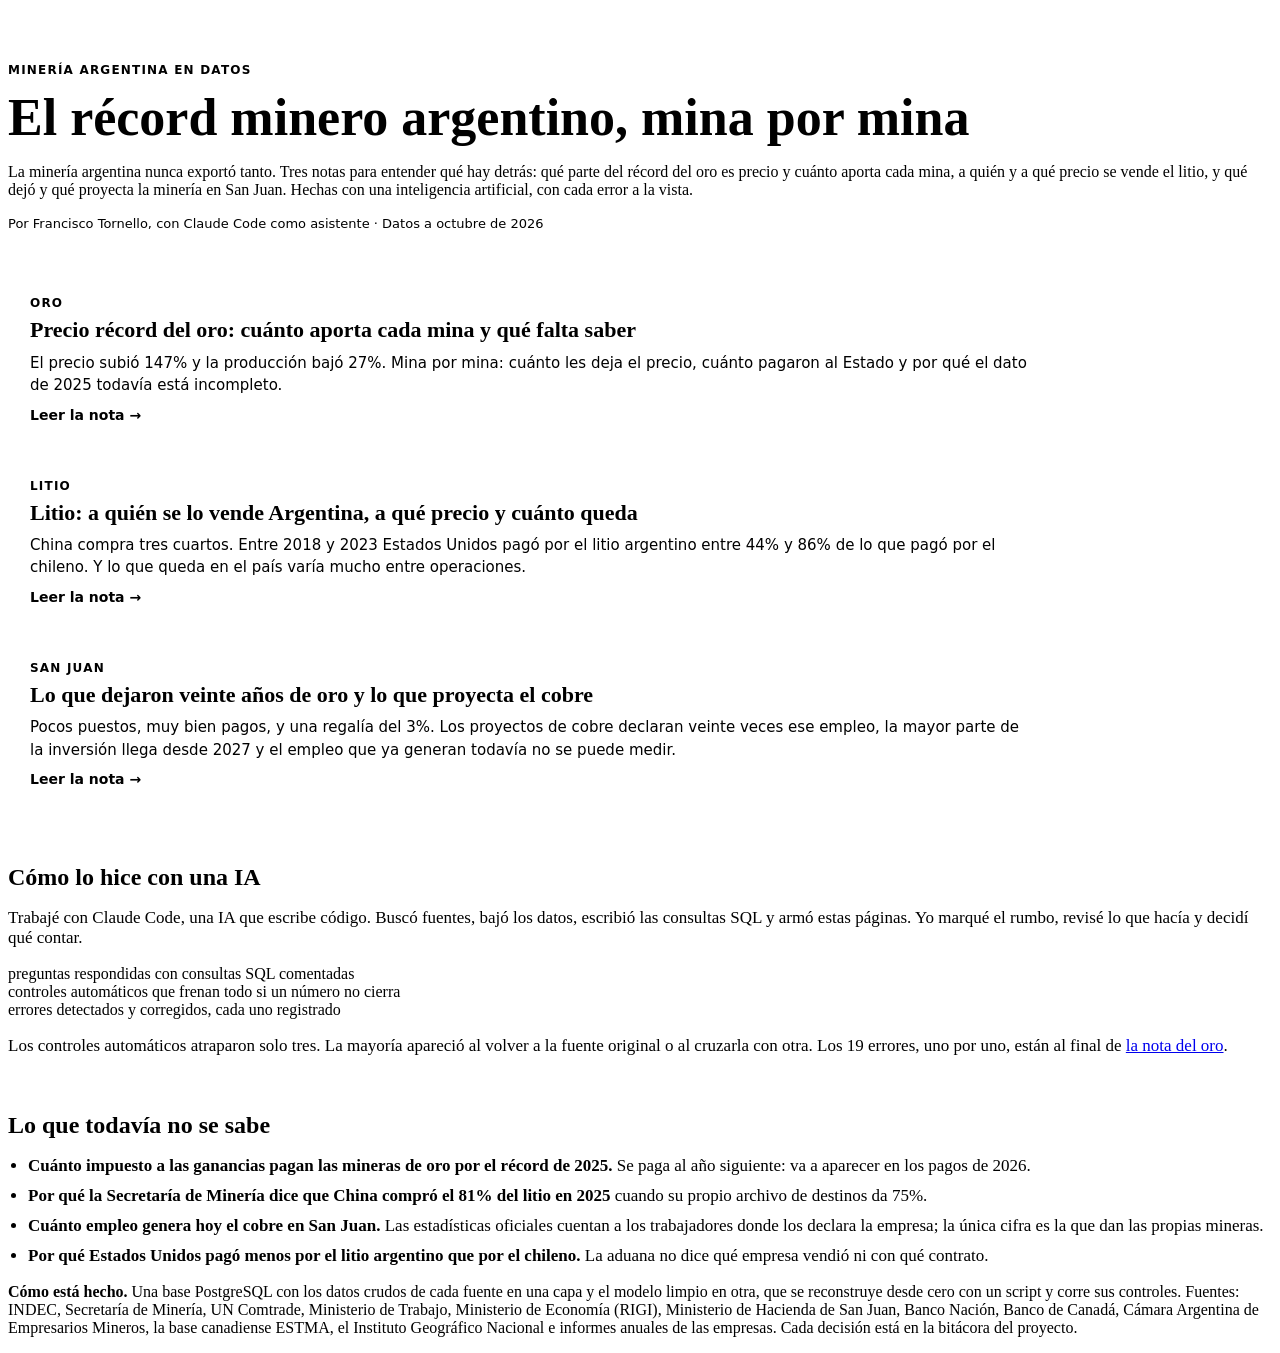
<file: pagina/plantilla_portada.html>
<!doctype html>
<html lang="es">
<head>
<meta charset="utf-8">
<meta name="viewport" content="width=device-width, initial-scale=1">
<title>Minería argentina en datos</title>
<style>
/*ESTILO*/
/* Portada: presentación, tres tarjetas de notas y el método. */
.portada-cabecera { padding: 56px 0 8px; }
.portada-cabecera h1 { font-size: clamp(34px, 6.4vw, 52px); margin: 12px 0 14px; }
.seccion-nota { font: 700 12px/1 system-ui, sans-serif; letter-spacing: .1em; text-transform: uppercase; color: var(--acento); }
.firma { font: 13px/1.4 system-ui, sans-serif; color: var(--text-muted); margin: 0 0 8px; }
h2.intertitulo { font-size: 24px; margin: 56px 0 8px; }
.nota-corta { font-size: 17px; }

.notas { display: grid; gap: 16px; margin: 28px 0 0; }
.nota-tarjeta {
  display: grid; grid-template-columns: 1fr 200px; gap: 20px; align-items: center;
  background: var(--surface-1); border: 1px solid var(--rule); border-radius: 10px; padding: 20px 22px;
  color: inherit; text-decoration: none; transition: border-color .15s;
}
.nota-tarjeta:hover, .nota-tarjeta:focus-visible { border-color: var(--acento); }
.nota-tarjeta .seccion-nota { margin-bottom: 8px; }
.nota-tarjeta h3 { font-size: 22px; line-height: 1.2; margin: 0 0 8px; }
.nota-tarjeta p { margin: 0; font: 15px/1.5 system-ui, sans-serif; color: var(--text-secondary); }
.nota-tarjeta .leer { display: inline-block; margin-top: 10px; font: 600 14px system-ui, sans-serif; color: var(--acento); }
.mini { text-align: center; }
.mini .n { font: 700 40px/1 system-ui, sans-serif; }
.mini .t { font: 12.5px/1.35 system-ui, sans-serif; color: var(--text-muted); margin-top: 6px; }
.mini svg { width: 110px; display: block; margin: 0 auto 8px; }
.mini-barra { display: flex; height: 18px; border-radius: 4px; overflow: hidden; gap: 2px; margin: 4px 0 8px; }
.mini-barra span { display: block; height: 100%; }
.mini-filas { display: grid; gap: 6px; text-align: left; }
.mini-filas div { font: 12px/1.3 system-ui, sans-serif; color: var(--text-secondary); }
.mini-filas i { display: block; height: 12px; border-radius: 0 3px 3px 0; margin-top: 3px; min-width: 2px; }
@media (max-width: 560px) { .nota-tarjeta { grid-template-columns: 1fr; } }

ul.abierto { padding-left: 20px; font-size: 17px; }
ul.abierto li { margin-bottom: 10px; }
</style>
</head>
<body>
<div class="contenedor">

<header class="portada-cabecera">
  <div class="seccion-nota">Minería argentina en datos</div>
  <h1>El récord minero argentino, mina por mina</h1>
  <p class="bajada">La minería argentina nunca exportó tanto. Tres notas para entender qué hay detrás: qué parte del récord del oro es precio y cuánto aporta cada mina, a quién y a qué precio se vende el litio, y qué dejó y qué proyecta la minería en San Juan. Hechas con una inteligencia artificial, con cada error a la vista.</p>
  <p class="firma">Por Francisco Tornello, con Claude Code como asistente · Datos a octubre de 2026</p>
</header>

<div class="notas">
  <a class="nota-tarjeta" href="notas/oro.html">
    <div>
      <div class="seccion-nota">Oro</div>
      <h3>Precio récord del oro: cuánto aporta cada mina y qué falta saber</h3>
      <p>El precio subió 147% y la producción bajó 27%. Mina por mina: cuánto les deja el precio, cuánto pagaron al Estado y por qué el dato de 2025 todavía está incompleto.</p>
      <span class="leer">Leer la nota →</span>
    </div>
    <div class="mini" id="mini-oro"></div>
  </a>
  <a class="nota-tarjeta" href="notas/litio.html">
    <div>
      <div class="seccion-nota">Litio</div>
      <h3>Litio: a quién se lo vende Argentina, a qué precio y cuánto queda</h3>
      <p>China compra tres cuartos. Entre 2018 y 2023 Estados Unidos pagó por el litio argentino entre 44% y 86% de lo que pagó por el chileno. Y lo que queda en el país varía mucho entre operaciones.</p>
      <span class="leer">Leer la nota →</span>
    </div>
    <div class="mini" id="mini-litio"></div>
  </a>
  <a class="nota-tarjeta" href="notas/san-juan.html">
    <div>
      <div class="seccion-nota">San Juan</div>
      <h3>Lo que dejaron veinte años de oro y lo que proyecta el cobre</h3>
      <p>Pocos puestos, muy bien pagos, y una regalía del 3%. Los proyectos de cobre declaran veinte veces ese empleo, la mayor parte de la inversión llega desde 2027 y el empleo que ya generan todavía no se puede medir.</p>
      <span class="leer">Leer la nota →</span>
    </div>
    <div class="mini" id="mini-sj"></div>
  </a>
</div>

<h2 class="intertitulo">Cómo lo hice con una IA</h2>
<p class="nota-corta">Trabajé con Claude Code, una IA que escribe código. Buscó fuentes, bajó los datos, escribió las consultas SQL y armó estas páginas. Yo marqué el rumbo, revisé lo que hacía y decidí qué contar.</p>
<div class="dos-cifras tres-cifras">
  <div><div class="n" id="c-preguntas"></div><div class="t">preguntas respondidas con consultas SQL comentadas</div></div>
  <div><div class="n" id="c-controles"></div><div class="t">controles automáticos que frenan todo si un número no cierra</div></div>
  <div><div class="n" id="c-errores"></div><div class="t">errores detectados y corregidos, cada uno registrado</div></div>
</div>
<figure class="grafico" id="g-deteccion"></figure>
<p class="nota-corta">Los controles automáticos atraparon solo tres. La mayoría apareció al volver a la fuente original o al cruzarla con otra. Los 19 errores, uno por uno, están al final de <a href="notas/oro.html#como-lo-hice">la nota del oro</a>.</p>

<h2 class="intertitulo">Lo que todavía no se sabe</h2>
<ul class="abierto">
  <li><strong>Cuánto impuesto a las ganancias pagan las mineras de oro por el récord de 2025.</strong> Se paga al año siguiente: va a aparecer en los pagos de 2026.</li>
  <li><strong>Por qué la Secretaría de Minería dice que China compró el 81% del litio en 2025</strong> cuando su propio archivo de destinos da 75%.</li>
  <li><strong>Cuánto empleo genera hoy el cobre en San Juan.</strong> Las estadísticas oficiales cuentan a los trabajadores donde los declara la empresa; la única cifra es la que dan las propias mineras.</li>
  <li><strong>Por qué Estados Unidos pagó menos por el litio argentino que por el chileno.</strong> La aduana no dice qué empresa vendió ni con qué contrato.</li>
</ul>

<footer>
  <p class="nota"><strong>Cómo está hecho.</strong> Una base PostgreSQL con los datos crudos de cada fuente en una capa y el modelo limpio en otra, que se reconstruye desde cero con un script y corre sus controles. Fuentes: INDEC, Secretaría de Minería, UN Comtrade, Ministerio de Trabajo, Ministerio de Economía (RIGI), Ministerio de Hacienda de San Juan, Banco Nación, Banco de Canadá, Cámara Argentina de Empresarios Mineros, la base canadiense ESTMA, el Instituto Geográfico Nacional e informes anuales de las empresas. Cada decisión está en la bitácora del proyecto.</p>
</footer>

</div>

<script>
/*DATOS*/

/*GRAFICOS*/

const D = DATOS;

// Oro: cuadrícula de 100 con la parte que pagó Veladero en 2025.
(() => {
  const v = D.pagos_oro.find(d => d.mina === "Veladero" && d.anio === 2025);
  const caja = document.getElementById("mini-oro");
  const svg = el("svg", { viewBox: "0 0 100 100", role: "img", "aria-label": `Veladero pagó ${Math.round(v.pct)} de cada 100 dólares` });
  for (let k = 0; k < 100; k++) {
    const fila = 9 - Math.floor(k / 10), col = k % 10;
    el("rect", { x: col * 10 + 1, y: fila * 10 + 1, width: 8, height: 8, rx: 1.5, fill: k < Math.round(v.pct) ? "var(--series-1)" : "var(--grid)" }, svg);
  }
  caja.appendChild(svg);
  caja.appendChild(html("div", "n", String(Math.round(v.pct))));
  caja.appendChild(html("div", "t", "dólares de cada 100 producidos pagó Veladero al Estado en 2025"));
})();

// Litio: una barra partida por comprador en 2025.
(() => {
  const d = D.litio_destinos.find(x => x.anio === 2025);
  const caja = document.getElementById("mini-litio");
  caja.appendChild(html("div", "n", d.china + "%"));
  const barra = html("div", "mini-barra");
  [[d.china, "--series-2"], [d.eeuu, "--series-1"], [100 - d.china - d.eeuu, "--otros"]].forEach(([v, c]) => {
    const s = document.createElement("span"); s.style.width = v + "%"; s.style.background = `var(${c})`; barra.appendChild(s);
  });
  caja.appendChild(barra);
  caja.appendChild(html("div", "t", `del litio de 2025 fue a China (naranja). A Estados Unidos, el ${d.eeuu}% (azul)`));
})();

// San Juan: empleo de hoy contra empleo declarado en el RIGI.
(() => {
  const caja = document.getElementById("mini-sj");
  const hoy = D.cifras.puestos_metal_sj_2026, rigi = D.cifras.rigi_empleos_sj;
  const filas = html("div", "mini-filas");
  [["Puestos en minería de metales hoy", hoy, "--series-1"], ["Empleos declarados en el RIGI", rigi, "--series-4"]].forEach(([n, v, c]) => {
    const f = html("div", null, `${n}: ${fmt(v)}`);
    const i = document.createElement("i"); i.style.width = (100 * v / rigi) + "%"; i.style.background = `var(${c})`;
    f.appendChild(i); filas.appendChild(f);
  });
  caja.appendChild(filas);
})();

// Método.
document.getElementById("c-preguntas").textContent = D.cifras.preguntas;
document.getElementById("c-controles").textContent = D.cifras.controles;
document.getElementById("c-errores").textContent = D.correcciones.length;
const porDeteccion = {};
D.correcciones.forEach(c => { porDeteccion[c.como_se_detecto] = (porDeteccion[c.como_se_detecto] || 0) + 1; });
barrasHorizontales("g-deteccion", {
  titulo: `Cómo se detectaron los ${D.correcciones.length} errores`,
  subtitulo: "En naranja, los que detecté yo.",
  filas: Object.entries(porDeteccion).sort((a, b) => b[1] - a[1])
    .map(([nombre, valor]) => ({ nombre, valor, color: nombre === "Francisco" ? "--series-2" : "--series-1" })),
  fuente: "Tabla correccion_ia, armada desde la bitácora del proyecto. Solo están los errores que se detectaron.",
});
</script>
</body>
</html>
</file>
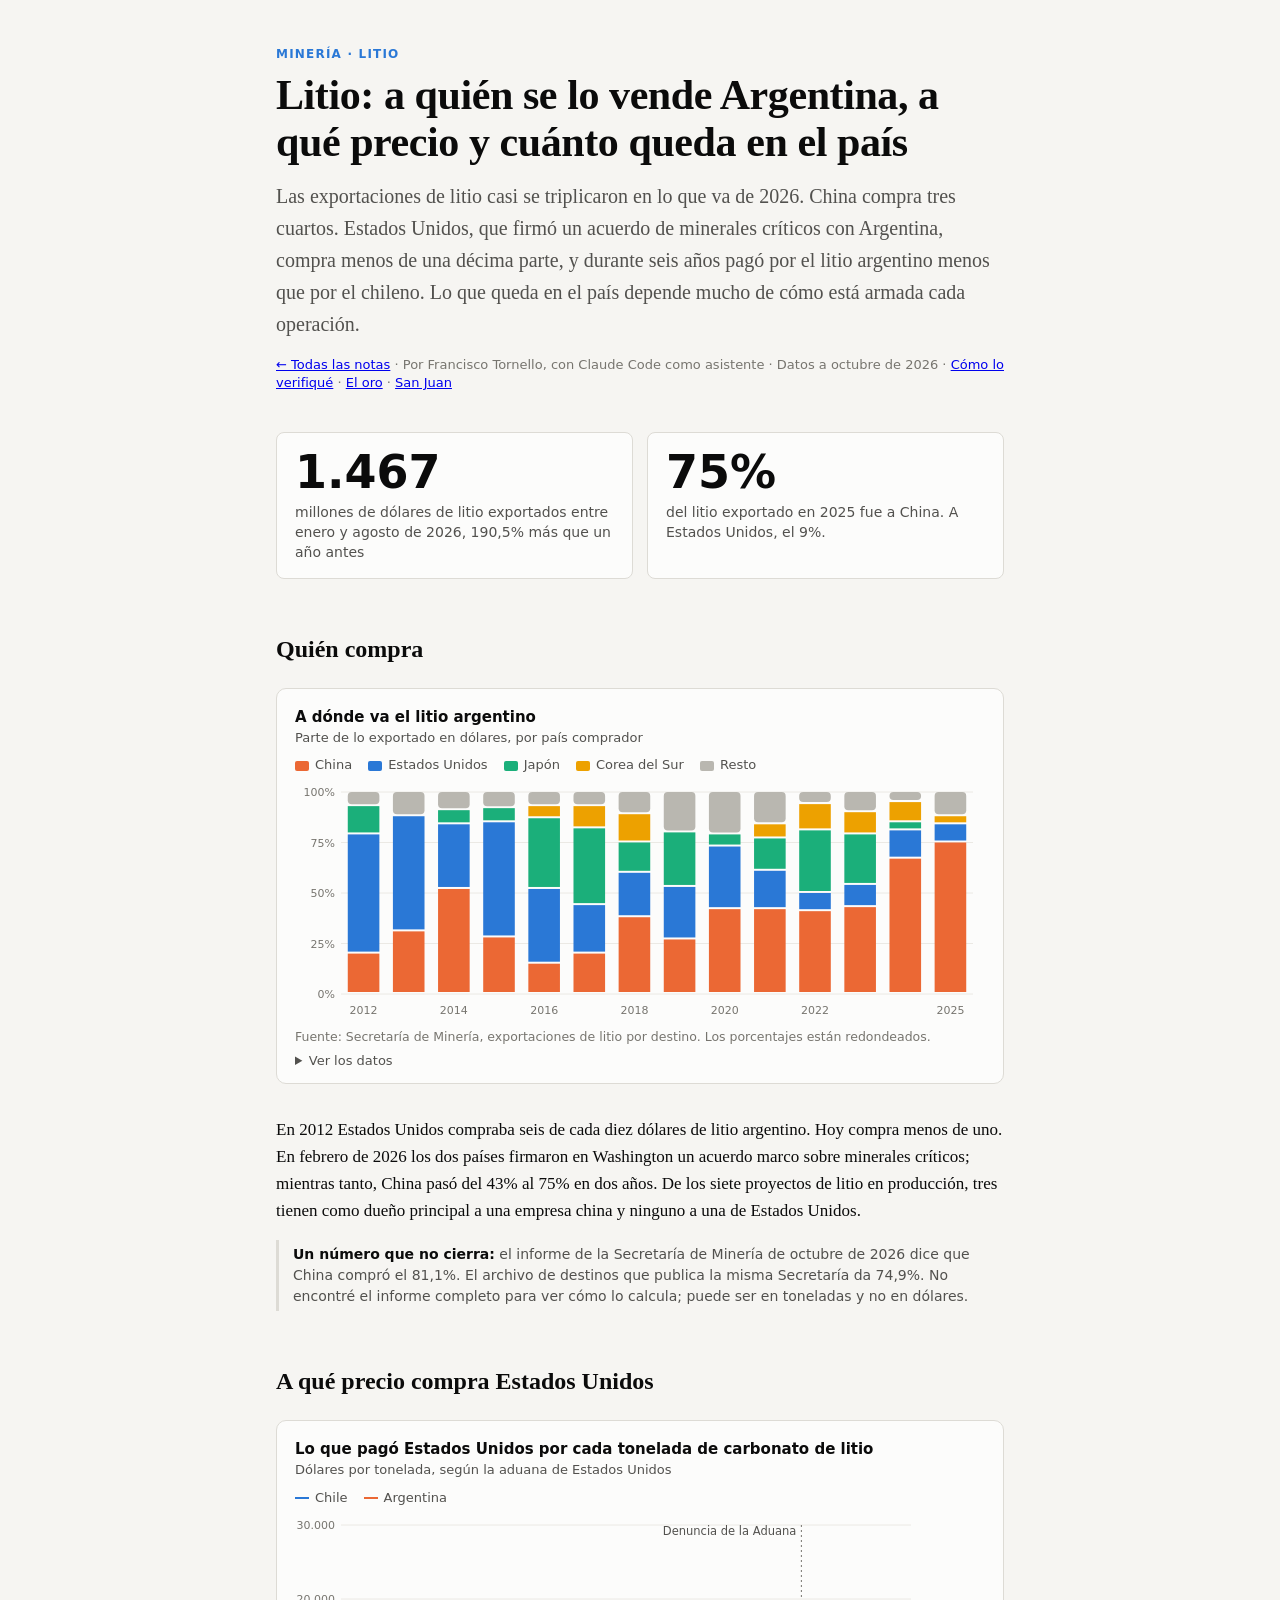
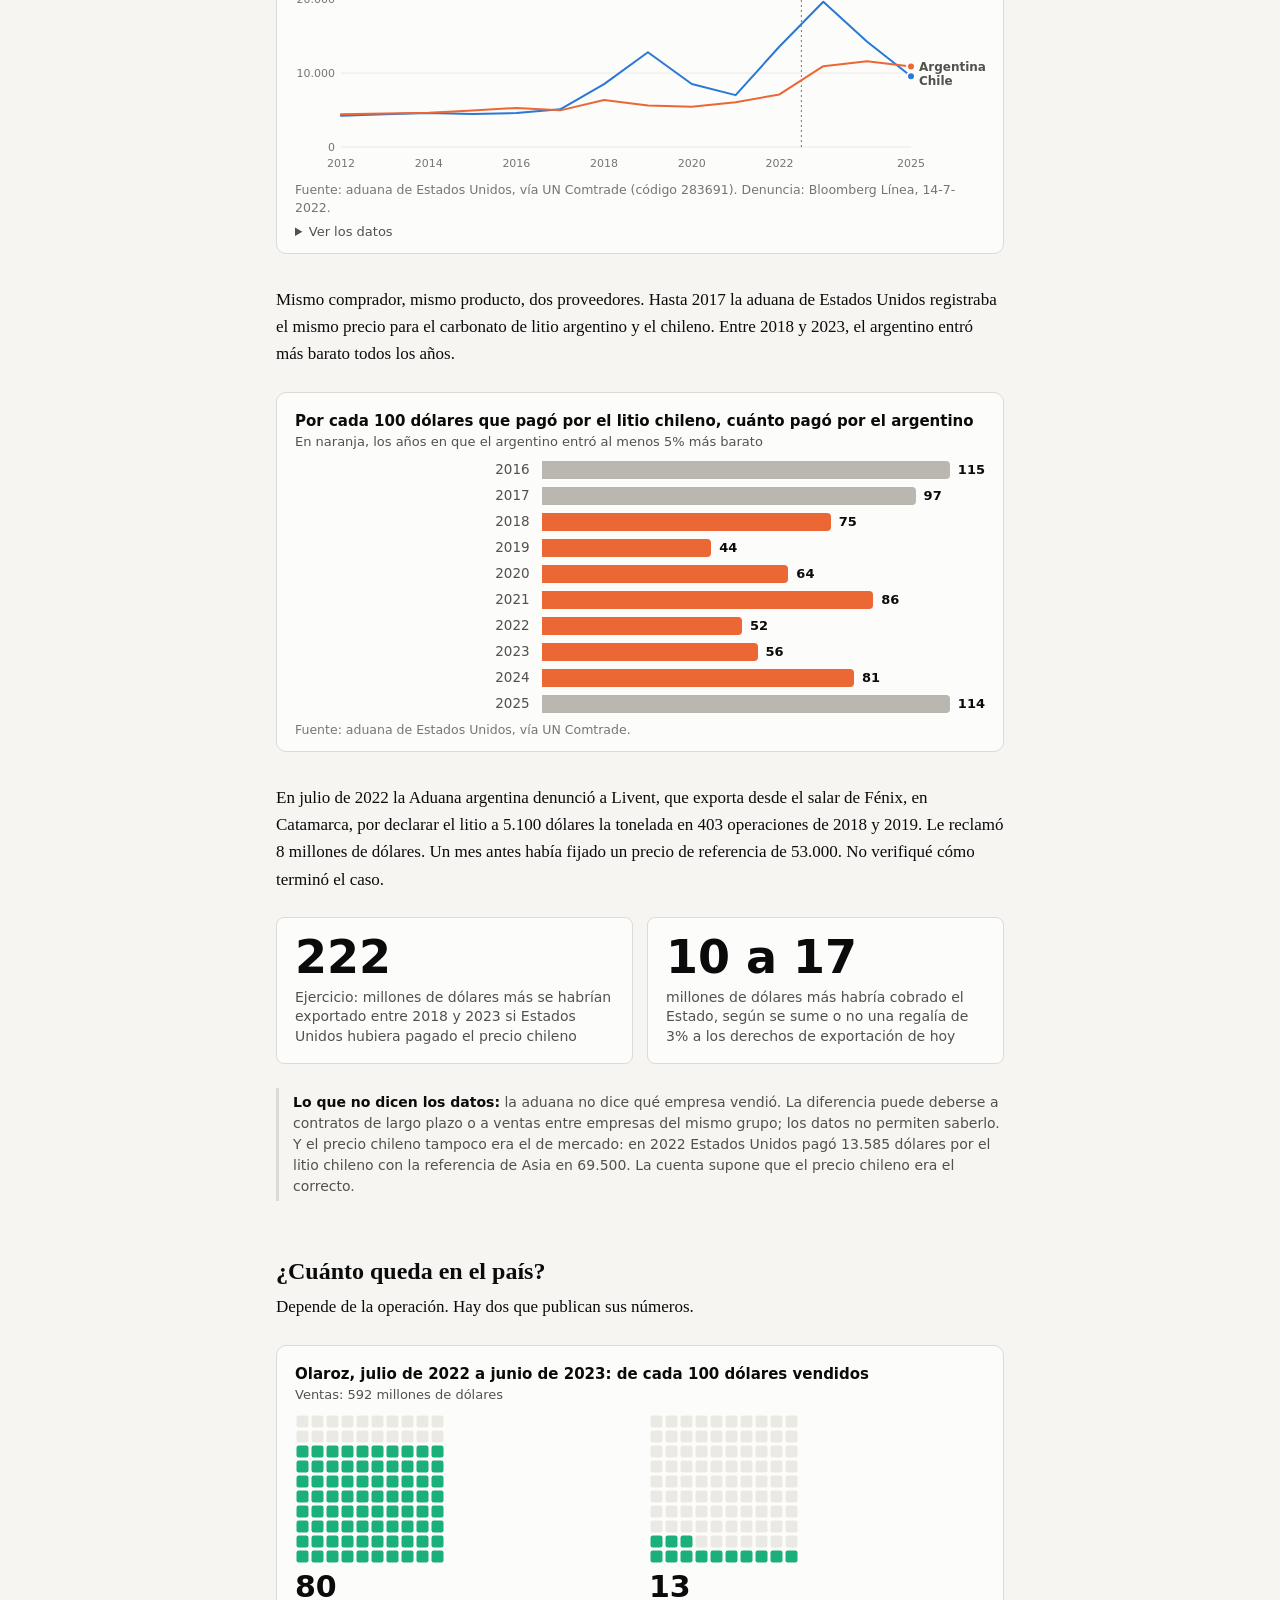
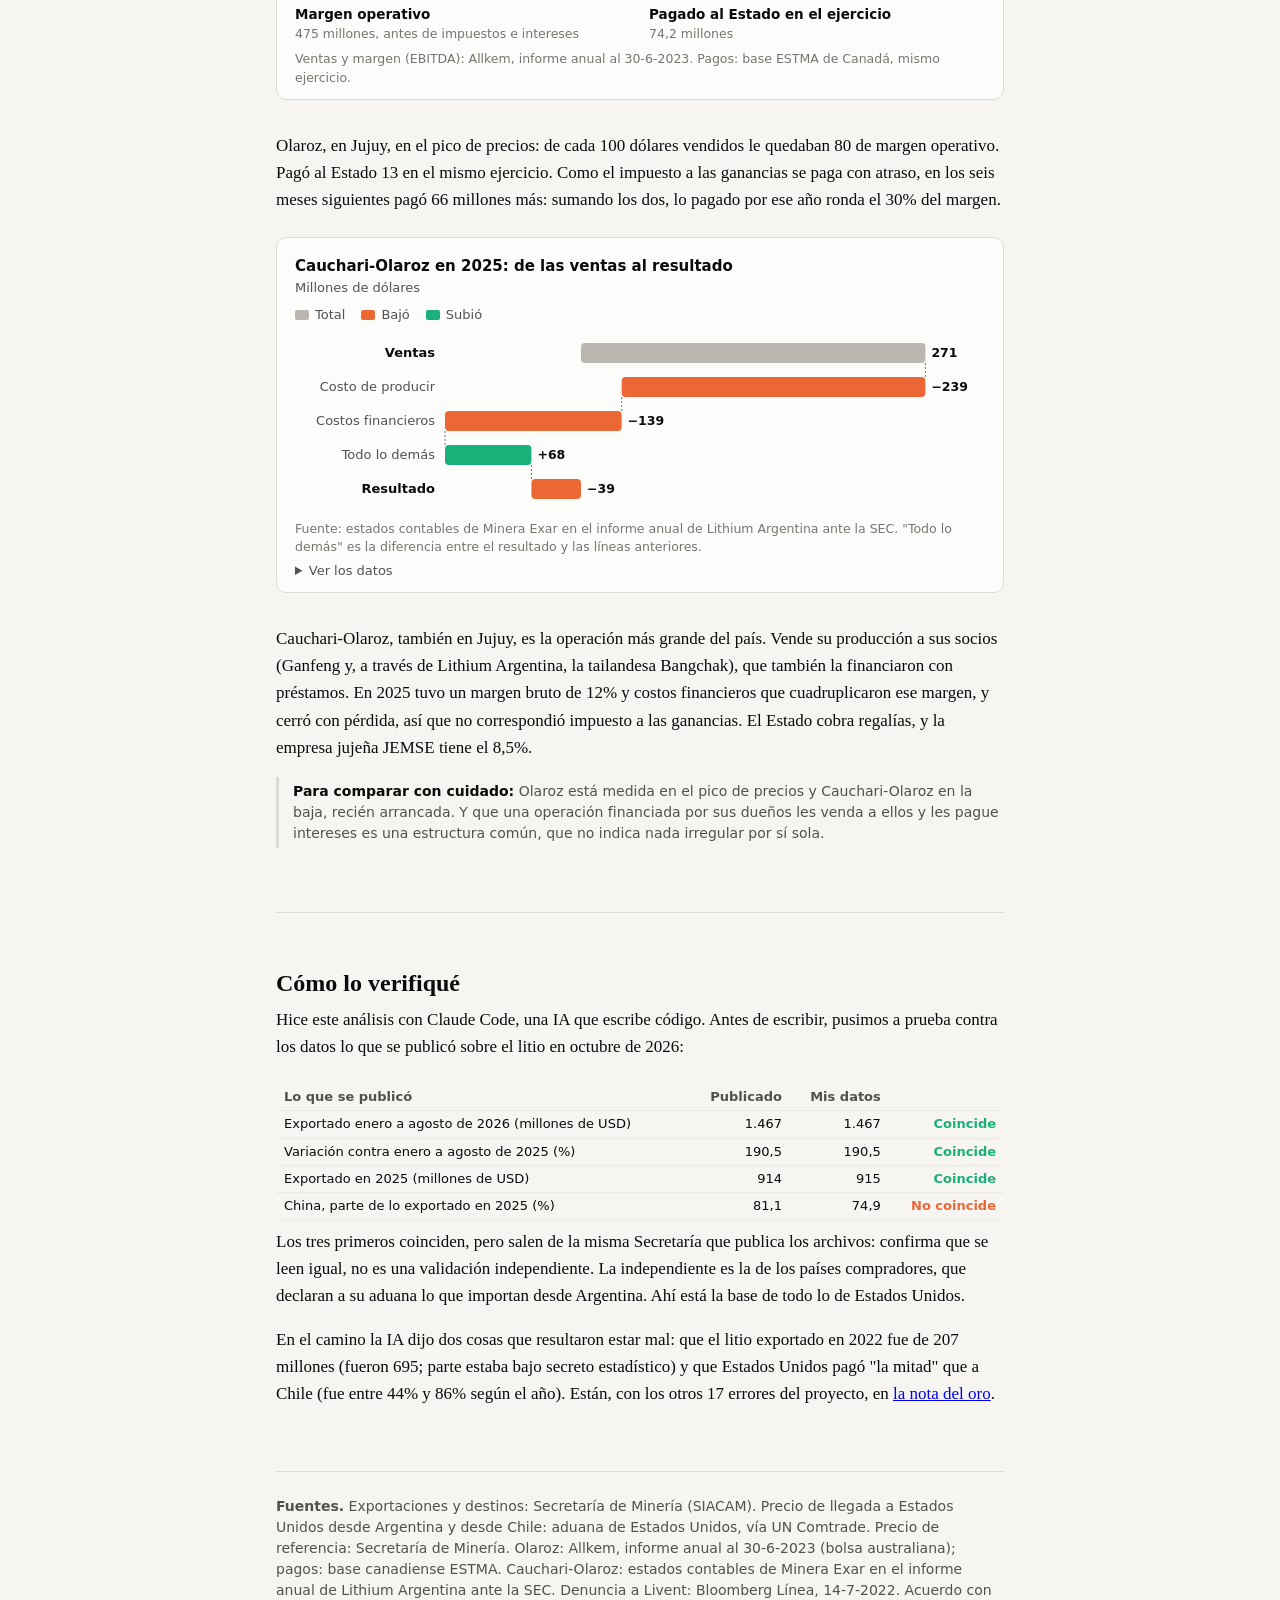
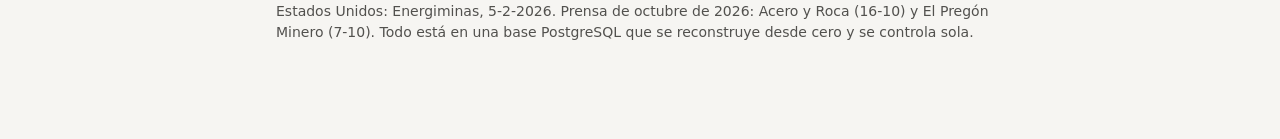
<file: pagina/notas/litio.html>
<!doctype html>
<html lang="es">
<head>
<meta charset="utf-8">
<meta name="viewport" content="width=device-width, initial-scale=1">
<title>El litio, a quién y a qué precio</title>
<style>
:root {
  color-scheme: light;
  --surface-0: #f6f5f2;
  --surface-1: #fcfcfb;
  --text-primary: #0b0b0b;
  --text-secondary: #52514e;
  --text-muted: #77756f;
  --rule: #dddbd5;
  --grid: #ebe9e4;
  --series-1: #2a78d6;
  --series-2: #eb6834;
  --series-3: #1baf7a;
  --series-4: #eda100;
  --series-5: #e87ba4;
  --otros: #b9b7b0;
  --acento: #2a78d6;
}
@media (prefers-color-scheme: dark) {
  :root:where(:not([data-theme="light"])) {
    color-scheme: dark;
    --surface-0: #121211;
    --surface-1: #1a1a19;
    --text-primary: #ffffff;
    --text-secondary: #c3c2b7;
    --text-muted: #9a988f;
    --rule: #383835;
    --grid: #2a2a28;
    --series-1: #3987e5;
    --series-2: #d95926;
    --series-3: #199e70;
    --series-4: #c98500;
    --series-5: #d55181;
    --otros: #5e5d58;
    --acento: #6da7ec;
  }
}
:root[data-theme="dark"] {
  color-scheme: dark;
  --surface-0: #121211;
  --surface-1: #1a1a19;
  --text-primary: #ffffff;
  --text-secondary: #c3c2b7;
  --text-muted: #9a988f;
  --rule: #383835;
  --grid: #2a2a28;
  --series-1: #3987e5;
  --series-2: #d95926;
  --series-3: #199e70;
  --series-4: #c98500;
  --series-5: #d55181;
  --otros: #5e5d58;
  --acento: #6da7ec;
}
* { box-sizing: border-box; }
body {
  margin: 0;
  background: var(--surface-0);
  color: var(--text-primary);
  font: 17px/1.6 Georgia, "Iowan Old Style", "Times New Roman", serif;
}
.contenedor { max-width: 760px; margin: 0 auto; padding: 0 16px 80px; }
header.portada { padding: 56px 0 24px; border-bottom: 1px solid var(--rule); margin-bottom: 32px; }
.antetitulo { font: 600 13px/1.4 system-ui, sans-serif; letter-spacing: .08em; text-transform: uppercase; color: var(--text-muted); }
h1 { font-size: clamp(30px, 6vw, 44px); line-height: 1.12; margin: 10px 0 16px; letter-spacing: -.01em; }
h2 { font-size: 28px; line-height: 1.2; margin: 56px 0 8px; }
h3 { font: 600 17px/1.35 system-ui, sans-serif; margin: 32px 0 6px; }
p { margin: 0 0 16px; }
.bajada { font-size: 20px; color: var(--text-secondary); }
.nota { font: 14px/1.5 system-ui, sans-serif; color: var(--text-secondary); }
.indice { font: 15px/1.6 system-ui, sans-serif; margin: 24px 0 0; padding-left: 20px; }
.indice a { color: var(--acento); }
.numero-historia { font: 600 13px/1 system-ui, sans-serif; color: var(--acento); letter-spacing: .08em; text-transform: uppercase; margin-top: 64px; }
.limite {
  font: 14px/1.5 system-ui, sans-serif; color: var(--text-secondary);
  border-left: 3px solid var(--rule); padding: 4px 0 4px 14px; margin: 16px 0 24px;
}
.limite strong { color: var(--text-primary); }
figure.grafico {
  margin: 24px 0 32px; background: var(--surface-1); border: 1px solid var(--rule);
  border-radius: 10px; padding: 18px 18px 12px;
}
figure.grafico .titulo { font: 600 15px/1.35 system-ui, sans-serif; margin: 0 0 2px; }
figure.grafico .subtitulo { font: 13px/1.4 system-ui, sans-serif; color: var(--text-secondary); margin: 0 0 10px; }
.leyenda { display: flex; flex-wrap: wrap; gap: 6px 16px; font: 13px/1.3 system-ui, sans-serif; color: var(--text-secondary); margin: 4px 0 6px; }
.leyenda span { display: inline-flex; align-items: center; gap: 6px; }
.leyenda i { display: inline-block; width: 14px; height: 0; border-top: 2px solid; }
.leyenda i.caja { height: 10px; border: none; border-radius: 2px; }
.lienzo { position: relative; }
.lienzo svg { display: block; width: 100%; height: auto; overflow: visible; }
.lienzo text { font-family: system-ui, sans-serif; }
.eje text { font-size: 11px; fill: var(--text-muted); }
.eje line.grilla { stroke: var(--grid); }
.etiqueta { font-size: 12px; fill: var(--text-secondary); font-weight: 600; }
figcaption { font: 12.5px/1.45 system-ui, sans-serif; color: var(--text-muted); margin-top: 8px; }
details.tabla { font: 13px/1.4 system-ui, sans-serif; margin-top: 6px; }
details.tabla summary { cursor: pointer; color: var(--text-secondary); }
details.tabla table, table.datos { border-collapse: collapse; width: 100%; margin: 8px 0; font: 13px/1.4 system-ui, sans-serif; }
details.tabla th, details.tabla td, table.datos th, table.datos td { padding: 4px 8px; border-bottom: 1px solid var(--grid); text-align: right; }
details.tabla th:first-child, details.tabla td:first-child, table.datos th:first-child, table.datos td:first-child { text-align: left; }
table.datos th { color: var(--text-secondary); font-weight: 600; }
.tabla-scroll { overflow-x: auto; }
.cifras { display: grid; grid-template-columns: repeat(auto-fit, minmax(160px, 1fr)); gap: 12px; margin: 24px 0 32px; }
.cifra { background: var(--surface-1); border: 1px solid var(--rule); border-radius: 10px; padding: 14px 16px; }
.cifra .valor { font: 700 30px/1.1 system-ui, sans-serif; letter-spacing: -.01em; }
.cifra .texto { font: 13px/1.4 system-ui, sans-serif; color: var(--text-secondary); margin-top: 6px; }
.tooltip {
  position: absolute; pointer-events: none; z-index: 5; min-width: 140px;
  background: var(--surface-1); border: 1px solid var(--rule); border-radius: 8px;
  box-shadow: 0 4px 16px rgba(0,0,0,.12); padding: 8px 10px; font: 12.5px/1.45 system-ui, sans-serif;
  opacity: 0; transition: opacity .1s;
}
.tooltip .encabezado { color: var(--text-muted); margin-bottom: 4px; }
.tooltip .fila { display: flex; align-items: center; gap: 8px; }
.tooltip .fila i { width: 12px; border-top: 2px solid; }
.tooltip .fila b { font-weight: 700; color: var(--text-primary); min-width: 48px; }
.tooltip .fila span { color: var(--text-secondary); }
footer { border-top: 1px solid var(--rule); margin-top: 64px; padding-top: 24px; }
footer ul { padding-left: 20px; font: 14px/1.6 system-ui, sans-serif; color: var(--text-secondary); }
@media (max-width: 560px) {
  body { font-size: 16px; }
  .bajada { font-size: 18px; }
  figure.grafico { padding: 14px 12px 10px; }
}

/* ---------- piezas visuales de las notas ---------- */
svg.mapa { max-width: 380px; display: block; margin: 0 auto; }
.provincia { fill: var(--grid); stroke: var(--surface-1); stroke-width: .8; }
.provincia.destacada { fill: var(--rule); }
circle.anterior { fill: none; stroke: var(--text-muted); stroke-width: 1.2; stroke-dasharray: 3 2.5; }
line.guia { stroke: var(--text-muted); stroke-width: .8; }
.etiqueta-mapa { font: 600 13px system-ui, sans-serif; fill: var(--text-primary); }
.etiqueta-mapa-valor { font: 12px system-ui, sans-serif; fill: var(--text-secondary); }
.rotulo-fila { font: 13px system-ui, sans-serif; fill: var(--text-secondary); }
.rotulo-fila.fuerte { font-weight: 700; fill: var(--text-primary); }
.valor-fila { font: 600 12.5px system-ui, sans-serif; fill: var(--text-primary); }
line.conector { stroke: var(--text-muted); stroke-dasharray: 2 2; }

.cien-grilla { display: grid; grid-template-columns: repeat(auto-fit, minmax(130px, 1fr)); gap: 18px; margin-top: 8px; }
.cien svg { width: 100%; max-width: 150px; display: block; }
.cien-numero { font: 700 30px/1 system-ui, sans-serif; margin-top: 8px; }
.cien-nombre { font: 600 13.5px/1.3 system-ui, sans-serif; margin-top: 4px; }
.cien-nota { font: 12.5px/1.35 system-ui, sans-serif; color: var(--text-muted); margin-top: 2px; }

.ad { display: grid; gap: 18px; margin-top: 6px; }
.ad-fila { display: grid; grid-template-columns: 1fr auto; column-gap: 12px; row-gap: 4px; }
.ad-nombre { grid-column: 1 / -1; font: 600 13.5px system-ui, sans-serif; }
.ad-barra { grid-column: 1; display: grid; grid-template-columns: 40px 1fr 64px; align-items: center; gap: 8px; }
.ad-anio { font: 12px system-ui, sans-serif; color: var(--text-muted); }
.ad-pista { height: 14px; }
.ad-relleno { height: 100%; border-radius: 0 4px 4px 0; }
.ad-valor { font: 600 12.5px system-ui, sans-serif; }
.ad-cambio { grid-column: 2; grid-row: 2 / span 2; align-self: center; font: 700 22px system-ui, sans-serif; color: var(--text-primary); }

ol.linea-tiempo { list-style: none; margin: 18px 0 8px; padding: 0 0 0 22px; border-left: 2px solid var(--rule); }
ol.linea-tiempo li { position: relative; margin: 0 0 16px; font: 15px/1.45 system-ui, sans-serif; }
ol.linea-tiempo li::before {
  content: ""; position: absolute; left: -29px; top: 5px; width: 12px; height: 12px; border-radius: 50%;
  background: var(--surface-0); border: 2px solid var(--text-muted);
}
ol.linea-tiempo li.sube::before { background: var(--series-3); border-color: var(--series-3); }
ol.linea-tiempo li.baja::before { background: var(--series-2); border-color: var(--series-2); }
ol.linea-tiempo li.rigi::before { background: var(--series-1); border-color: var(--series-1); }
.lt-fecha { display: block; font: 700 12.5px system-ui, sans-serif; color: var(--text-muted); letter-spacing: .04em; }

.dos-cifras { display: grid; grid-template-columns: repeat(auto-fit, minmax(200px, 1fr)); gap: 14px; margin: 24px 0; }
.dos-cifras > div { background: var(--surface-1); border: 1px solid var(--rule); border-radius: 8px; padding: 16px 18px; }
.dos-cifras .n { font: 700 46px/1 system-ui, sans-serif; }
.dos-cifras .t { font: 14px/1.4 system-ui, sans-serif; color: var(--text-secondary); margin-top: 8px; }
.dos-cifras i { display: inline-block; width: 14px; height: 4px; border-radius: 2px; vertical-align: middle; margin-right: 6px; }
.etiqueta-mapa, .etiqueta-mapa-valor { paint-order: stroke; stroke: var(--surface-1); stroke-width: 3px; stroke-linejoin: round; }
.lt-referencia { font: 12.5px/1.45 system-ui, sans-serif; color: var(--text-muted); }
.lt-referencia i { display: inline-block; width: 10px; height: 10px; border-radius: 50%; margin: 0 4px 0 10px; vertical-align: -1px; }
.marca { font: 11.5px system-ui, sans-serif; fill: var(--text-secondary); }

.bh { display: grid; grid-template-columns: minmax(110px, 34%) 1fr; gap: 8px 12px; align-items: center; margin-top: 8px; }
.bh-nombre { font: 13.5px/1.3 system-ui, sans-serif; color: var(--text-secondary); text-align: right; }
.bh-pista { display: flex; align-items: center; gap: 8px; }
.bh-relleno { height: 18px; border-radius: 0 4px 4px 0; min-width: 2px; }
.bh-valor { font: 600 13px system-ui, sans-serif; }
.bh-nota { font: 12px/1.35 system-ui, sans-serif; color: var(--text-muted); margin-top: -4px; }

.tarjetas { display: grid; grid-template-columns: repeat(auto-fit, minmax(260px, 1fr)); gap: 14px; margin: 20px 0; }
.tarjeta { background: var(--surface-1); border: 1px solid var(--rule); border-radius: 8px; padding: 14px 16px; font: 14px/1.45 system-ui, sans-serif; }
.tarjeta p { margin: 8px 0 0; }
.tarjeta .rotulo { display: block; font: 700 11px system-ui, sans-serif; letter-spacing: .08em; text-transform: uppercase; color: var(--text-muted); margin-bottom: 2px; }
.tarjeta s { color: var(--text-secondary); text-decoration-color: var(--series-2); text-decoration-thickness: 2px; }
.tarjeta-n { font: 700 12px system-ui, sans-serif; color: var(--text-muted); }
.tarjeta-como { margin-top: 10px; padding-top: 8px; border-top: 1px solid var(--rule); font: 600 13px system-ui, sans-serif; color: var(--text-primary); }
.tres-cifras { grid-template-columns: repeat(auto-fit, minmax(160px, 1fr)); }

/* Formato de nota: título, bajada, firma e intertítulos. */
.nota-cabecera { padding: 48px 0 8px; }
.seccion-nota { font: 700 12px/1 system-ui, sans-serif; letter-spacing: .1em; text-transform: uppercase; color: var(--acento); }
.nota-cabecera h1 { font-size: clamp(30px, 5.6vw, 42px); margin: 12px 0 14px; }
.firma { font: 13px/1.4 system-ui, sans-serif; color: var(--text-muted); margin: 0 0 8px; }
h2.intertitulo { font-size: 24px; margin: 56px 0 8px; }
.nota-corta { font-size: 17px; }
.separador { border: 0; border-top: 1px solid var(--rule); margin: 64px 0 0; }
.dos-cifras .fuente-cifra { font: 12px/1.4 system-ui, sans-serif; color: var(--text-muted); margin-top: 6px; }
td.coincide { color: var(--series-3); font-weight: 600; }
td.no-coincide { color: var(--series-2); font-weight: 600; }
</style>
</head>
<body>
<div class="contenedor">

<header class="nota-cabecera">
  <div class="seccion-nota">Minería · Litio</div>
  <h1>Litio: a quién se lo vende Argentina, a qué precio y cuánto queda en el país</h1>
  <p class="bajada">Las exportaciones de litio casi se triplicaron en lo que va de 2026. China compra tres cuartos. Estados Unidos, que firmó un acuerdo de minerales críticos con Argentina, compra menos de una décima parte, y durante seis años pagó por el litio argentino menos que por el chileno. Lo que queda en el país depende mucho de cómo está armada cada operación.</p>
  <p class="firma"><a href="../index.html">← Todas las notas</a> · Por Francisco Tornello, con Claude Code como asistente · Datos a octubre de 2026 · <a href="#como-lo-verifique">Cómo lo verifiqué</a> · <a href="oro.html">El oro</a> · <a href="san-juan.html">San Juan</a></p>
</header>

<div class="dos-cifras">
  <div><div class="n" id="c-2026"></div><div class="t">millones de dólares de litio exportados entre enero y agosto de 2026, <span id="c-var"></span> más que un año antes</div></div>
  <div><div class="n" id="c-china"></div><div class="t">del litio exportado en 2025 fue a China. A Estados Unidos, el <span id="c-eeuu"></span></div></div>
</div>

<h2 class="intertitulo">Quién compra</h2>
<figure class="grafico" id="g-destinos"></figure>
<p class="nota-corta">En 2012 Estados Unidos compraba seis de cada diez dólares de litio argentino. Hoy compra menos de uno. En febrero de 2026 los dos países firmaron en Washington un acuerdo marco sobre minerales críticos; mientras tanto, China pasó del 43% al 75% en dos años. De los siete proyectos de litio en producción, tres tienen como dueño principal a una empresa china y ninguno a una de Estados Unidos.</p>
<p class="limite"><strong>Un número que no cierra:</strong> el informe de la Secretaría de Minería de octubre de 2026 dice que China compró el 81,1%. El archivo de destinos que publica la misma Secretaría da 74,9%. No encontré el informe completo para ver cómo lo calcula; puede ser en toneladas y no en dólares.</p>

<h2 class="intertitulo">A qué precio compra Estados Unidos</h2>
<figure class="grafico" id="g-eeuu-chile"></figure>
<p class="nota-corta">Mismo comprador, mismo producto, dos proveedores. Hasta 2017 la aduana de Estados Unidos registraba el mismo precio para el carbonato de litio argentino y el chileno. Entre 2018 y 2023, el argentino entró más barato todos los años.</p>
<figure class="grafico" id="g-cada-100"></figure>
<p class="nota-corta">En julio de 2022 la Aduana argentina denunció a Livent, que exporta desde el salar de Fénix, en Catamarca, por declarar el litio a 5.100 dólares la tonelada en 403 operaciones de 2018 y 2019. Le reclamó 8 millones de dólares. Un mes antes había fijado un precio de referencia de 53.000. No verifiqué cómo terminó el caso.</p>
<div class="dos-cifras">
  <div><div class="n">222</div><div class="t">Ejercicio: millones de dólares más se habrían exportado entre 2018 y 2023 si Estados Unidos hubiera pagado el precio chileno</div></div>
  <div><div class="n">10 a 17</div><div class="t">millones de dólares más habría cobrado el Estado, según se sume o no una regalía de 3% a los derechos de exportación de hoy</div></div>
</div>
<p class="limite"><strong>Lo que no dicen los datos:</strong> la aduana no dice qué empresa vendió. La diferencia puede deberse a contratos de largo plazo o a ventas entre empresas del mismo grupo; los datos no permiten saberlo. Y el precio chileno tampoco era el de mercado: en 2022 Estados Unidos pagó 13.585 dólares por el litio chileno con la referencia de Asia en 69.500. La cuenta supone que el precio chileno era el correcto.</p>

<h2 class="intertitulo">¿Cuánto queda en el país?</h2>
<p class="nota-corta">Depende de la operación. Hay dos que publican sus números.</p>
<figure class="grafico" id="g-olaroz"></figure>
<p class="nota-corta">Olaroz, en Jujuy, en el pico de precios: de cada 100 dólares vendidos le quedaban 80 de margen operativo. Pagó al Estado 13 en el mismo ejercicio. Como el impuesto a las ganancias se paga con atraso, en los seis meses siguientes pagó 66 millones más: sumando los dos, lo pagado por ese año ronda el 30% del margen.</p>
<figure class="grafico" id="g-cauchari"></figure>
<p class="nota-corta">Cauchari-Olaroz, también en Jujuy, es la operación más grande del país. Vende su producción a sus socios (Ganfeng y, a través de Lithium Argentina, la tailandesa Bangchak), que también la financiaron con préstamos. En 2025 tuvo un margen bruto de 12% y costos financieros que cuadruplicaron ese margen, y cerró con pérdida, así que no correspondió impuesto a las ganancias. El Estado cobra regalías, y la empresa jujeña JEMSE tiene el 8,5%.</p>
<p class="limite"><strong>Para comparar con cuidado:</strong> Olaroz está medida en el pico de precios y Cauchari-Olaroz en la baja, recién arrancada. Y que una operación financiada por sus dueños les venda a ellos y les pague intereses es una estructura común, que no indica nada irregular por sí sola.</p>

<hr class="separador" id="como-lo-verifique">
<h2 class="intertitulo">Cómo lo verifiqué</h2>
<p class="nota-corta">Hice este análisis con Claude Code, una IA que escribe código. Antes de escribir, pusimos a prueba contra los datos lo que se publicó sobre el litio en octubre de 2026:</p>
<div class="tabla-scroll"><table class="datos" id="t-prensa"></table></div>
<p class="nota-corta">Los tres primeros coinciden, pero salen de la misma Secretaría que publica los archivos: confirma que se leen igual, no es una validación independiente. La independiente es la de los países compradores, que declaran a su aduana lo que importan desde Argentina. Ahí está la base de todo lo de Estados Unidos.</p>
<p class="nota-corta">En el camino la IA dijo dos cosas que resultaron estar mal: que el litio exportado en 2022 fue de 207 millones (fueron 695; parte estaba bajo secreto estadístico) y que Estados Unidos pagó "la mitad" que a Chile (fue entre 44% y 86% según el año). Están, con los otros 17 errores del proyecto, en <a href="oro.html#como-lo-hice">la nota del oro</a>.</p>

<footer>
  <p class="nota"><strong>Fuentes.</strong> Exportaciones y destinos: Secretaría de Minería (SIACAM). Precio de llegada a Estados Unidos desde Argentina y desde Chile: aduana de Estados Unidos, vía UN Comtrade. Precio de referencia: Secretaría de Minería. Olaroz: Allkem, informe anual al 30-6-2023 (bolsa australiana); pagos: base canadiense ESTMA. Cauchari-Olaroz: estados contables de Minera Exar en el informe anual de Lithium Argentina ante la SEC. Denuncia a Livent: Bloomberg Línea, 14-7-2022. Acuerdo con Estados Unidos: Energiminas, 5-2-2026. Prensa de octubre de 2026: Acero y Roca (16-10) y El Pregón Minero (7-10). Todo está en una base PostgreSQL que se reconstruye desde cero y se controla sola.</p>
</footer>

</div>

<script>
const DATOS = {"cerro_negro": [{"anio": 2016, "ley": 14.35, "toneladas": 827}, {"anio": 2017, "ley": 14.31, "toneladas": 1031}, {"anio": 2018, "ley": 13.89, "toneladas": 1126}, {"anio": 2021, "ley": 10.152, "toneladas": 885}, {"anio": 2022, "ley": 9.84, "toneladas": 946}, {"anio": 2023, "ley": 8.314, "toneladas": 1076}, {"anio": 2024, "ley": 9.379, "toneladas": 837}, {"anio": 2025, "ley": 8.287, "toneladas": 789}], "veladero_margen": [{"anio": 2017, "precio": 1258, "aisc": 987}, {"anio": 2018, "precio": 1269, "aisc": 1154}, {"anio": 2019, "precio": 1393, "aisc": 1105}, {"anio": 2020, "precio": 1770, "aisc": 1308}, {"anio": 2021, "precio": 1800, "aisc": 1493}, {"anio": 2022, "precio": 1801, "aisc": 1528}, {"anio": 2023, "precio": 1943, "aisc": 1516}, {"anio": 2024, "precio": 2388, "aisc": 1334}, {"anio": 2025, "precio": 3442, "aisc": 1450}], "pagos_oro": [{"mina": "Cerro Negro", "anio": 2022, "valor_musd": 501, "pagado_musd": 88, "pct": 17.6}, {"mina": "Cerro Negro", "anio": 2023, "valor_musd": 523, "pagado_musd": 71, "pct": 13.6}, {"mina": "Cerro Negro", "anio": 2024, "valor_musd": 568, "pagado_musd": 36, "pct": 6.3}, {"mina": "Cerro Negro", "anio": 2025, "valor_musd": 695, "pagado_musd": 55, "pct": 7.9}, {"mina": "Cerro Vanguardia", "anio": 2024, "valor_musd": 418, "pagado_musd": 60, "pct": 14.4}, {"mina": "Cerro Vanguardia", "anio": 2025, "valor_musd": 616, "pagado_musd": 125, "pct": 20.3}, {"mina": "Lindero", "anio": 2022, "valor_musd": 213, "pagado_musd": 20, "pct": 9.5}, {"mina": "Lindero", "anio": 2023, "valor_musd": 197, "pagado_musd": 17, "pct": 8.7}, {"mina": "Lindero", "anio": 2024, "valor_musd": 232, "pagado_musd": 15, "pct": 6.6}, {"mina": "Lindero", "anio": 2025, "valor_musd": 301, "pagado_musd": 10, "pct": 3.3}, {"mina": "Veladero", "anio": 2022, "valor_musd": 702, "pagado_musd": 220, "pct": 31.3}, {"mina": "Veladero", "anio": 2023, "valor_musd": 804, "pagado_musd": 253, "pct": 31.5}, {"mina": "Veladero", "anio": 2024, "valor_musd": 1203, "pagado_musd": 212, "pct": 17.6}, {"mina": "Veladero", "anio": 2025, "valor_musd": 1583, "pagado_musd": 363, "pct": 22.9}], "litio_destinos": [{"anio": 2012, "total_musd": 58, "china": 20, "eeuu": 59, "japon": 14, "corea": 0}, {"anio": 2013, "total_musd": 61, "china": 31, "eeuu": 57, "japon": 0, "corea": 0}, {"anio": 2014, "total_musd": 80, "china": 52, "eeuu": 32, "japon": 7, "corea": 0}, {"anio": 2015, "total_musd": 91, "china": 28, "eeuu": 57, "japon": 7, "corea": 0}, {"anio": 2016, "total_musd": 192, "china": 15, "eeuu": 37, "japon": 35, "corea": 6}, {"anio": 2017, "total_musd": 224, "china": 20, "eeuu": 24, "japon": 38, "corea": 11}, {"anio": 2018, "total_musd": 275, "china": 38, "eeuu": 22, "japon": 15, "corea": 14}, {"anio": 2019, "total_musd": 195, "china": 27, "eeuu": 26, "japon": 27, "corea": 0}, {"anio": 2020, "total_musd": 129, "china": 42, "eeuu": 31, "japon": 6, "corea": 0}, {"anio": 2021, "total_musd": 208, "china": 42, "eeuu": 19, "japon": 16, "corea": 7}, {"anio": 2022, "total_musd": 695, "china": 41, "eeuu": 9, "japon": 31, "corea": 13}, {"anio": 2023, "total_musd": 849, "china": 43, "eeuu": 11, "japon": 25, "corea": 11}, {"anio": 2024, "total_musd": 645, "china": 67, "eeuu": 14, "japon": 4, "corea": 10}, {"anio": 2025, "total_musd": 915, "china": 75, "eeuu": 9, "japon": 0, "corea": 4}], "litio_eeuu": [{"anio": 2012, "argentina": 4428, "chile": 4219, "referencia": null}, {"anio": 2013, "argentina": 4538, "chile": 4413, "referencia": null}, {"anio": 2014, "argentina": 4641, "chile": 4599, "referencia": null}, {"anio": 2015, "argentina": 4929, "chile": 4449, "referencia": null}, {"anio": 2016, "argentina": 5284, "chile": 4589, "referencia": null}, {"anio": 2017, "argentina": 4950, "chile": 5095, "referencia": null}, {"anio": 2018, "argentina": 6350, "chile": 8496, "referencia": 14000}, {"anio": 2019, "argentina": 5605, "chile": 12804, "referencia": 11563}, {"anio": 2020, "argentina": 5434, "chile": 8519, "referencia": 7729}, {"anio": 2021, "argentina": 6056, "chile": 7008, "referencia": 15542}, {"anio": 2022, "argentina": 7106, "chile": 13585, "referencia": 69500}, {"anio": 2023, "argentina": 10920, "chile": 19625, "referencia": 39386}, {"anio": 2024, "argentina": 11587, "chile": 14229, "referencia": 12526}, {"anio": 2025, "argentina": 10864, "chile": 9551, "referencia": 9485}], "litio_operaciones": [{"mina": "Olaroz", "periodo": "07/2021 a 06/2022", "ingresos_musd": 292.8, "ebitda_musd": 220.4, "resultado_bruto_musd": null, "costos_financieros_musd": null, "resultado_neto_musd": null}, {"mina": "Olaroz", "periodo": "07/2022 a 06/2023", "ingresos_musd": 592.2, "ebitda_musd": 475.2, "resultado_bruto_musd": null, "costos_financieros_musd": null, "resultado_neto_musd": null}, {"mina": "Cauchari-Olaroz", "periodo": "01/2023 a 12/2023", "ingresos_musd": 34.521, "ebitda_musd": null, "resultado_bruto_musd": 6.722, "costos_financieros_musd": 0, "resultado_neto_musd": 129.543}, {"mina": "Cauchari-Olaroz", "periodo": "01/2024 a 12/2024", "ingresos_musd": 197.685, "ebitda_musd": null, "resultado_bruto_musd": 19.705, "costos_financieros_musd": -36.189, "resultado_neto_musd": -32.835}, {"mina": "Cauchari-Olaroz", "periodo": "01/2025 a 12/2025", "ingresos_musd": 271.467, "ebitda_musd": null, "resultado_bruto_musd": 32.954, "costos_financieros_musd": -138.595, "resultado_neto_musd": -38.761}], "olaroz_pagos": [{"anio": 2021, "musd": 5.2}, {"anio": 2022, "musd": 22.5}, {"anio": 2023, "musd": 74.2}, {"anio": 2024, "musd": 66.1}], "san_juan": [{"anio": 2003, "exportado_musd": 12, "puestos": 148}, {"anio": 2004, "exportado_musd": 16, "puestos": 366}, {"anio": 2005, "exportado_musd": 26, "puestos": 676}, {"anio": 2006, "exportado_musd": 363, "puestos": 964}, {"anio": 2007, "exportado_musd": 370, "puestos": 1181}, {"anio": 2008, "exportado_musd": 512, "puestos": 1420}, {"anio": 2009, "exportado_musd": 750, "puestos": 1633}, {"anio": 2010, "exportado_musd": 1654, "puestos": 1905}, {"anio": 2011, "exportado_musd": 1909, "puestos": 2174}, {"anio": 2012, "exportado_musd": 1752, "puestos": 2380}, {"anio": 2013, "exportado_musd": 1370, "puestos": 2502}, {"anio": 2014, "exportado_musd": 1286, "puestos": 2645}, {"anio": 2015, "exportado_musd": 1069, "puestos": 2691}, {"anio": 2016, "exportado_musd": 963, "puestos": 2451}, {"anio": 2017, "exportado_musd": 1116, "puestos": 2732}, {"anio": 2018, "exportado_musd": 896, "puestos": 2494}, {"anio": 2019, "exportado_musd": 890, "puestos": 2163}, {"anio": 2020, "exportado_musd": 819, "puestos": 2134}, {"anio": 2021, "exportado_musd": 857, "puestos": 2337}, {"anio": 2022, "exportado_musd": 865, "puestos": 2451}, {"anio": 2023, "exportado_musd": 880, "puestos": 2237}, {"anio": 2024, "exportado_musd": 1469, "puestos": 2111}, {"anio": 2025, "exportado_musd": 1759, "puestos": 2054}], "salarios": [{"anio": 2004, "veces": 5.7}, {"anio": 2005, "veces": 4.9}, {"anio": 2006, "veces": 3.8}, {"anio": 2007, "veces": 3.3}, {"anio": 2008, "veces": 2.9}, {"anio": 2009, "veces": 3.4}, {"anio": 2010, "veces": 3.6}, {"anio": 2011, "veces": 3.6}, {"anio": 2012, "veces": 3.5}, {"anio": 2013, "veces": 3.3}, {"anio": 2014, "veces": 3.6}, {"anio": 2015, "veces": 4.1}, {"anio": 2016, "veces": 4.4}, {"anio": 2017, "veces": 4.2}, {"anio": 2018, "veces": 4.3}, {"anio": 2019, "veces": 4.8}, {"anio": 2020, "veces": 5.6}, {"anio": 2021, "veces": 5.7}, {"anio": 2022, "veces": 5.8}, {"anio": 2023, "veces": 4.9}, {"anio": 2024, "veces": 5.2}, {"anio": 2025, "veces": 5.7}, {"anio": 2026, "veces": 5.3}], "rigi_calendario": [{"anio": 2024, "cobre": 109, "litio": 374, "oro_plata": 44}, {"anio": 2025, "cobre": 419, "litio": 948, "oro_plata": 105}, {"anio": 2026, "cobre": 962, "litio": 1358, "oro_plata": 259}, {"anio": 2027, "cobre": 2362, "litio": 1141, "oro_plata": 372}, {"anio": 2028, "cobre": 2999, "litio": 749, "oro_plata": 380}, {"anio": 2029, "cobre": 2843, "litio": 229, "oro_plata": 206}, {"anio": 2030, "cobre": 2223, "litio": 190, "oro_plata": 37}, {"anio": 2031, "cobre": 1144, "litio": 339, "oro_plata": 20}, {"anio": 2032, "cobre": 11, "litio": 384, "oro_plata": 21}, {"anio": 2033, "cobre": 16, "litio": 75, "oro_plata": 14}], "catamarca": [{"anio": 2007, "metaliferos": 1776, "litio": 138}, {"anio": 2008, "metaliferos": 1876, "litio": 143}, {"anio": 2009, "metaliferos": 1733, "litio": 150}, {"anio": 2010, "metaliferos": 1833, "litio": 161}, {"anio": 2011, "metaliferos": 1875, "litio": 164}, {"anio": 2012, "metaliferos": 1941, "litio": 192}, {"anio": 2013, "metaliferos": 1963, "litio": 217}, {"anio": 2014, "metaliferos": 1886, "litio": 224}, {"anio": 2015, "metaliferos": 1845, "litio": 233}, {"anio": 2016, "metaliferos": 1615, "litio": 236}, {"anio": 2017, "metaliferos": 1514, "litio": 288}, {"anio": 2018, "metaliferos": 1139, "litio": 368}, {"anio": 2019, "metaliferos": 636, "litio": 404}, {"anio": 2020, "metaliferos": 511, "litio": 455}, {"anio": 2021, "metaliferos": 782, "litio": 503}, {"anio": 2022, "metaliferos": 789, "litio": 867}, {"anio": 2023, "metaliferos": 801, "litio": 1431}, {"anio": 2024, "metaliferos": 864, "litio": 1471}, {"anio": 2025, "metaliferos": 788, "litio": 1546}], "oro_mapa": [{"mina": "Veladero", "provincia": "San Juan", "lat": -29.40026, "lon": -69.91594, "q2015": 602.0, "q2025": 460.0, "ultimo_anio": 2025}, {"mina": "Cerro Negro", "provincia": "Santa Cruz", "lat": -46.90743, "lon": -70.22152, "q2015": 507.4, "q2025": 202.0, "ultimo_anio": 2025}, {"mina": "Cerro Vanguardia", "provincia": "Santa Cruz", "lat": -48.39861, "lon": -68.29083, "q2015": null, "q2025": 179.0, "ultimo_anio": 2025}, {"mina": "Lindero", "provincia": "Salta", "lat": -25.09772, "lon": -67.75905, "q2015": null, "q2025": 87.5, "ultimo_anio": 2025}, {"mina": "Cerro Moro", "provincia": "Santa Cruz", "lat": -48.11, "lon": -66.65, "q2015": null, "q2025": 83.1, "ultimo_anio": 2025}, {"mina": "San José", "provincia": "Santa Cruz", "lat": -46.66848, "lon": -70.29747, "q2015": null, "q2025": 77.0, "ultimo_anio": 2025}, {"mina": "Gualcamayo", "provincia": "San Juan", "lat": -29.72, "lon": -68.629, "q2015": 180.7, "q2025": null, "ultimo_anio": 2022}, {"mina": "Bajo la Alumbrera", "provincia": "Catamarca", "lat": -27.19, "lon": -66.36, "q2015": 196.5, "q2025": null, "ultimo_anio": 2015}], "oro_cascada": [{"mina": "Resto de las minas", "q2015": 732, "q2025": 351}, {"mina": "Cerro Negro", "q2015": 507, "q2025": 202}, {"mina": "Lindero", "q2015": 0, "q2025": 88}, {"mina": "Veladero", "q2015": 602, "q2025": 460}, {"mina": "Bajo la Alumbrera", "q2015": 197, "q2025": 0}, {"mina": "Cerro Moro", "q2015": 0, "q2025": 83}, {"mina": "País", "q2015": 2038, "q2025": 1184}], "cerro_negro_promesa": [{"anio": 2015, "producido": 507.4, "prometido": null}, {"anio": 2016, "producido": 363.0, "prometido": null}, {"anio": 2017, "producido": 452.0, "prometido": null}, {"anio": 2018, "producido": 489.0, "prometido": null}, {"anio": 2019, "producido": null, "prometido": null}, {"anio": 2020, "producido": 216.0, "prometido": null}, {"anio": 2021, "producido": 270.0, "prometido": null}, {"anio": 2022, "producido": 278.0, "prometido": null}, {"anio": 2023, "producido": 269.0, "prometido": null}, {"anio": 2024, "producido": 238.0, "prometido": 350}, {"anio": 2025, "producido": 202.0, "prometido": 350}], "hechos": [{"mina": "Veladero", "fecha": "2005-10-11", "precision": "mes", "tipo": "Inicio", "descripcion": "Se inaugura la explotación de Veladero, en Iglesia, San Juan.", "fuente": "Página/12, 10-10-2005: https://www.pagina12.com.ar/diario/economia/2-57707-2005-10-10.html"}, {"mina": "Cerro Negro", "fecha": "2015-01-01", "precision": "año", "tipo": "Inicio", "descripcion": "Cerro Negro (Goldcorp, Santa Cruz) entra en producción comercial.", "fuente": "Goldcorp, MD&A 2015 (SEC): https://www.sec.gov/Archives/edgar/data/919239/000119312516521641/d135734dex992.htm"}, {"mina": "Veladero", "fecha": "2017-06-30", "precision": "día", "tipo": "Cambio de dueño", "descripcion": "La china Shandong Gold compra la mitad de Veladero a Barrick por 960 millones de dólares.", "fuente": "Barrick, comunicado del 30-6-2017: https://www.barrick.com/English/news/news-details/2017/Barrick-and-Shandong-Complete-Formation-of-Joint-Venture-at-Veladero-Mine/default.aspx"}, {"mina": "Bajo la Alumbrera", "fecha": "2018-01-01", "precision": "año", "tipo": "Cierre", "descripcion": "Bajo la Alumbrera, en Catamarca, deja de producir.", "fuente": "Secretaría de Minería: exportaciones de Catamarca (consulta P19)"}, {"mina": "Cerro Moro", "fecha": "2018-01-01", "precision": "año", "tipo": "Inicio", "descripcion": "Cerro Moro (Yamana Gold, Santa Cruz) empieza a producir.", "fuente": "Yamana Gold, MD&A 2019 (SEC): https://www.sec.gov/Archives/edgar/data/1264089/000126408920000016/ex992q42019mda.htm"}, {"mina": "Cerro Negro", "fecha": "2019-04-18", "precision": "día", "tipo": "Cambio de dueño", "descripcion": "Newmont compra Goldcorp y se queda con Cerro Negro.", "fuente": "Newmont, Full Year and Q4 2019 Regional Operating Statistics"}, {"mina": "Cerro Negro", "fecha": "2020-01-01", "precision": "año", "tipo": "Freno", "descripcion": "Newmont pone Cerro Negro un tiempo en cuidado y mantenimiento.", "fuente": "Newmont, Annual Report 2020"}, {"mina": "Lindero", "fecha": "2020-10-20", "precision": "día", "tipo": "Inicio", "descripcion": "Primer oro de Lindero (Fortuna, Salta).", "fuente": "Fortuna, comunicado del 20-10-2020: https://www.globalminingreview.com/mining/22102020/fortuna-announces-first-gold-pour-at-lindero-mine"}, {"mina": "Fenix", "fecha": "2022-07-01", "precision": "mes", "tipo": "Denuncia", "descripcion": "La Aduana denuncia a Livent, que exporta desde Fénix (Catamarca), por declarar el carbonato de litio a 5.100 dólares la tonelada en 403 operaciones de 2018 y 2019, y le reclama 8 millones de dólares. Un mes antes había fijado una referencia de 53.000.", "fuente": "Bloomberg Línea, 14-7-2022: https://www.bloomberglinea.com/2022/07/12/litio-en-argentina-bajo-sospecha-aduana-notifico-a-livent-con-multa-millonaria/"}, {"mina": "Cerro Negro", "fecha": "2023-06-01", "precision": "día", "tipo": "Promesa", "descripcion": "Newmont anuncia una inversión de 540 millones de dólares para extender la vida de la mina hasta 2034 y subir la producción a más de 350 mil onzas por año desde 2024.", "fuente": "Bloomberg Línea, 1-6-2023: https://www.bloomberglinea.com/english/worlds-biggest-gold-producer-to-invest-540m-in-argentinas-cerro-negro-mine/"}, {"mina": "Cerro Negro", "fecha": "2024-04-09", "precision": "día", "tipo": "Accidente", "descripcion": "Mueren dos trabajadores del equipo de Servicios Técnicos de Newmont. La mina queda suspendida unas seis semanas.", "fuente": "Newmont, comunicado del 10-4-2024: https://www.newmont.com/investors/news-release/news-details/2024/Cerro-Negro-Incident/default.aspx; Energiminas, 24-5-2024: https://energiminas.com/2024/05/24/newmont-reabre-mina-de-oro-cerro-negro-en-argentina/"}, {"mina": "Gualcamayo", "fecha": "2026-01-13", "precision": "día", "tipo": "RIGI", "descripcion": "El proyecto Carbonatos Profundos, para reactivar Gualcamayo, entra al RIGI.", "fuente": "Tablero RIGI, Ministerio de Economía (tabla rigi_proyecto)"}, {"mina": "Argentina", "fecha": "2026-02-04", "precision": "día", "tipo": "Acuerdo", "descripcion": "Argentina y Estados Unidos firman en Washington un acuerdo marco sobre minerales críticos.", "fuente": "Energiminas, 5-2-2026: https://energiminas.com/2026/02/05/minerales-criticos-argentina-y-estados-unidos-firman-un-acuerdo-para-consolidar-cadenas-de-valor-mas-solidas/"}, {"mina": "Veladero", "fecha": "2026-03-30", "precision": "día", "tipo": "RIGI", "descripcion": "La ampliación de las fases 8 y 9 de lixiviación de Veladero entra al RIGI.", "fuente": "Tablero RIGI, Ministerio de Economía (tabla rigi_proyecto)"}], "correcciones": [{"numero": 1, "fecha": "2026-10-13", "tipo": "Dato", "lo_que_se_dijo": "Por el secreto estadístico, la base de exportaciones del INDEC no sirve desde 2018.", "lo_correcto": "Desde 2018 se tapan algunos destinos, pero el INDEC agrega una fila confidencial con el resto. Lo que se pierde es parte del destino, no el total.", "como_se_detecto": "Volver a la fuente", "que_quedo": "Se usa el INDEC completo, con la fila confidencial."}, {"numero": 2, "fecha": "2026-10-13", "tipo": "Dato", "lo_que_se_dijo": "Desde 2018 el total exportado de cada producto en el INDEC sigue siendo exacto.", "lo_correcto": "Es cierto para el oro, no para el litio ni la plata. En 2022 el INDEC muestra 76 millones de dólares de litio y la Secretaría de Minería 207.", "como_se_detecto": "Cruce de fuentes", "que_quedo": "Control: el oro tiene que coincidir entre las dos fuentes todos los años; el litio, solo hasta 2017."}, {"numero": 3, "fecha": "2026-10-13", "tipo": "Método", "lo_que_se_dijo": "Que la Secretaría de Minería y el INDEC den lo mismo valida el dato por dos caminos.", "lo_correcto": "La Secretaría arma sus series con datos del INDEC: no son independientes. La validación independiente son los países compradores (UN Comtrade).", "como_se_detecto": "Volver a la fuente", "que_quedo": "Se cargaron los datos de los países compradores y quedaron como control."}, {"numero": 4, "fecha": "2026-10-13", "tipo": "Modelo de datos", "lo_que_se_dijo": "Los puestos de trabajo son números enteros.", "lo_correcto": "Hay 268 filas con medio puesto (11,5) en cuatro meses de 2009, 2012 y 2013.", "como_se_detecto": "Control automático", "que_quedo": "La columna pasó a admitir decimales."}, {"numero": 5, "fecha": "2026-10-13", "tipo": "Dato", "lo_que_se_dijo": "El litio exportado en 2022 fue de 207 millones de dólares.", "lo_correcto": "Fue de 695 millones. El archivo mensual de la Secretaría pone desde 2018 lo que está bajo secreto en un grupo \"Otro\", y parte del litio está ahí.", "como_se_detecto": "Cruce de fuentes", "que_quedo": "Para el litio se usan totales anuales. Quedó anotado que entre 2018 y 2023 no hay serie mensual confiable."}, {"numero": 6, "fecha": "2026-10-13", "tipo": "Contexto desactualizado", "lo_que_se_dijo": "Panorama de temas armado con notas de prensa de marzo a junio: la reforma de la Ley de Glaciares y la llegada del RIGI como debates abiertos.", "lo_correcto": "Las dos cosas ya estaban resueltas en octubre de 2026: la ley se reformó en abril y los grandes proyectos ya habían entrado al RIGI.", "como_se_detecto": "Francisco", "que_quedo": "El panorama se rehízo con las portadas de esa semana de cinco medios mineros."}, {"numero": 7, "fecha": "2026-10-13", "tipo": "Interpretación", "lo_que_se_dijo": "El índice oficial de producción de doré (de 156 a 35) mide cuánto cayó el oro.", "lo_correcto": "Ese índice cae mucho más que las otras dos medidas, que coinciden entre sí. Sirve para la dirección, no para el tamaño: la caída es de alrededor del 40%, no del 80%.", "como_se_detecto": "Cruce de fuentes", "que_quedo": "Para la magnitud se usan las dos medidas que coinciden; la tercera queda anotada."}, {"numero": 8, "fecha": "2026-10-13", "tipo": "Supuesto del control", "lo_que_se_dijo": "Las regalías de San Juan tienen que dar entre 1,5% y 3,5% de lo exportado.", "lo_correcto": "2022 da 3,6%. El renglón de regalías incluye las hidroeléctricas y se pasa a dólares con el promedio anual.", "como_se_detecto": "Control automático", "que_quedo": "El rango se amplió a 2% a 4% y quedó escrito por qué."}, {"numero": 9, "fecha": "2026-10-14", "tipo": "Interpretación", "lo_que_se_dijo": "La caída del oro del país se explica por minas que se agotan.", "lo_correcto": "Parte se explica por un cierre: Bajo la Alumbrera, en Catamarca, también producía oro y cerró en 2018. Y la mina que más cayó no es Veladero sino Cerro Negro, en Santa Cruz (−60% desde 2015).", "como_se_detecto": "Buscar más datos", "que_quedo": "Se armó la producción por mina a partir de los informes de 15 empresas."}, {"numero": 10, "fecha": "2026-10-14", "tipo": "Dato", "lo_que_se_dijo": "Cada pago de la base canadiense ESTMA aparece una vez.", "lo_correcto": "Algunos pagos aparecen dos veces, por ejemplo Pachón en 2025, que informan Glencore y su filial con los mismos montos.", "como_se_detecto": "Control automático", "que_quedo": "Se quitan los repetidos y quedan registrados en una tabla aparte."}, {"numero": 11, "fecha": "2026-10-14", "tipo": "Método", "lo_que_se_dijo": "Los pagos de Cerro Negro en ESTMA se pueden validar con los impuestos de su empresa en la Secretaría de Minería.", "lo_correcto": "Miden cosas distintas: la Secretaría incluye cargas sociales y no incluye regalías provinciales.", "como_se_detecto": "Volver a la fuente", "que_quedo": "No se usó como control."}, {"numero": 12, "fecha": "2026-10-14", "tipo": "Presentación", "lo_que_se_dijo": "El 2,6% del empleo de San Juan es la minería.", "lo_correcto": "El 2,6% es solo la minería de metales; con canteras es 3,6%.", "como_se_detecto": "Revisión en pantalla", "que_quedo": "Se corrigió el rótulo."}, {"numero": 13, "fecha": "2026-10-14", "tipo": "Interpretación", "lo_que_se_dijo": "Estados Unidos pagó por el litio argentino alrededor de la mitad que por el chileno entre 2018 y 2023.", "lo_correcto": "Fue entre 44% y 86% según el año; la mitad fue en 2019 y en 2022.", "como_se_detecto": "Rehacer la cuenta", "que_quedo": "Se corrigió en la página y en el video."}, {"numero": 14, "fecha": "2026-10-14", "tipo": "Causa sin respaldo", "lo_que_se_dijo": "Cerro Negro paró en 2020 por la pandemia.", "lo_correcto": "El informe de Newmont solo dice que la puso en cuidado y mantenimiento; no da la causa.", "como_se_detecto": "Volver a la fuente", "que_quedo": "Se dice lo que dice el informe."}, {"numero": 15, "fecha": "2026-10-14", "tipo": "Dato", "lo_que_se_dijo": "Las regalías de San Juan son el 3% del valor del mineral.", "lo_correcto": "Lo cobrado da cerca del 3% de lo exportado. La ley fija 3% del valor en boca de mina, que es otra base.", "como_se_detecto": "Volver a la fuente", "que_quedo": "Se distinguen las dos cosas."}, {"numero": 16, "fecha": "2026-10-14", "tipo": "Cuenta", "lo_que_se_dijo": "Las minas nuevas compensaron una quinta parte de lo que perdieron las demás.", "lo_correcto": "Es una sexta parte: 171 mil onzas contra 1.025 mil.", "como_se_detecto": "Rehacer la cuenta", "que_quedo": "Se corrigió el texto."}, {"numero": 17, "fecha": "2026-10-14", "tipo": "Dato", "lo_que_se_dijo": "El mapa oficial de provincias se puede dibujar tal cual viene.", "lo_correcto": "El archivo trae la Ciudad de Buenos Aires ampliada y dibujada sobre el mar, como un recuadro; aparecía como un círculo en el océano.", "como_se_detecto": "Revisión en pantalla", "que_quedo": "El script que achica el mapa la saca."}, {"numero": 18, "fecha": "2026-10-14", "tipo": "Originalidad", "lo_que_se_dijo": "\"El récord del oro es precio, no producción\" como hallazgo principal.", "lo_correcto": "Ya lo dicen la cámara minera y la Bolsa de Comercio de Rosario. Lo que nadie publica es cuánto paga cada mina al Estado.", "como_se_detecto": "Francisco", "que_quedo": "La nota se reordena para abrir con lo propio."}, {"numero": 19, "fecha": "2026-10-14", "tipo": "Contexto omitido", "lo_que_se_dijo": "Cerro Negro produce menos porque su mineral es más pobre.", "lo_correcto": "Es parte de la historia. En 2023 Newmont anunció 540 millones de dólares y más de 350 mil onzas por año desde 2024, y produjo 238 mil y 202 mil. En abril de 2024 murieron dos trabajadores y la mina estuvo parada seis semanas.", "como_se_detecto": "Francisco", "que_quedo": "Se suma a la base y a la nota."}], "litio_prensa": [{"dato": "Exportado enero a agosto de 2026 (millones de USD)", "publicado": 1467, "mis_datos": 1467}, {"dato": "Variación contra enero a agosto de 2025 (%)", "publicado": 190.5, "mis_datos": 190.5}, {"dato": "Exportado en 2025 (millones de USD)", "publicado": 914, "mis_datos": 915}, {"dato": "China, parte de lo exportado en 2025 (%)", "publicado": 81.1, "mis_datos": 74.9}], "sj_regalias": [{"anio": 2017, "regalias_millones_pesos": 621, "pesos_por_usd": 16.7, "regalias_musd": 37.1, "exportado_san_juan_musd": 1116, "pct_de_lo_exportado": 3.3}, {"anio": 2018, "regalias_millones_pesos": 816, "pesos_por_usd": 28.1, "regalias_musd": 29.1, "exportado_san_juan_musd": 896, "pct_de_lo_exportado": 3.2}, {"anio": 2019, "regalias_millones_pesos": 1469, "pesos_por_usd": 48.2, "regalias_musd": 30.5, "exportado_san_juan_musd": 890, "pct_de_lo_exportado": 3.4}, {"anio": 2020, "regalias_millones_pesos": 1903, "pesos_por_usd": 70.6, "regalias_musd": 26.9, "exportado_san_juan_musd": 819, "pct_de_lo_exportado": 3.3}, {"anio": 2021, "regalias_millones_pesos": 2737, "pesos_por_usd": 95.1, "regalias_musd": 28.8, "exportado_san_juan_musd": 857, "pct_de_lo_exportado": 3.4}, {"anio": 2022, "regalias_millones_pesos": 4064, "pesos_por_usd": 130.5, "regalias_musd": 31.1, "exportado_san_juan_musd": 865, "pct_de_lo_exportado": 3.6}, {"anio": 2023, "regalias_millones_pesos": 6963, "pesos_por_usd": 296.0, "regalias_musd": 23.5, "exportado_san_juan_musd": 880, "pct_de_lo_exportado": 2.7}, {"anio": 2024, "regalias_millones_pesos": 41599, "pesos_por_usd": 935.2, "regalias_musd": 44.5, "exportado_san_juan_musd": 1469, "pct_de_lo_exportado": 3.0}, {"anio": 2025, "regalias_millones_pesos": 61699, "pesos_por_usd": 1263.8, "regalias_musd": 48.8, "exportado_san_juan_musd": 1759, "pct_de_lo_exportado": 2.8}], "sj_empleo_cobre": [{"serie": "1320 Extracción de minerales metalíferos no ferros (enero)", "anio": 2023, "puestos": 2316}, {"serie": "1320 Extracción de minerales metalíferos no ferros (enero)", "anio": 2024, "puestos": 2298}, {"serie": "1320 Extracción de minerales metalíferos no ferros (enero)", "anio": 2025, "puestos": 2034}, {"serie": "1320 Extracción de minerales metalíferos no ferros (enero)", "anio": 2026, "puestos": 2264}, {"serie": "1429 Explotación de minas y canteras n.c.p. (enero)", "anio": 2023, "puestos": 509}, {"serie": "1429 Explotación de minas y canteras n.c.p. (enero)", "anio": 2024, "puestos": 572}, {"serie": "1429 Explotación de minas y canteras n.c.p. (enero)", "anio": 2025, "puestos": 569}, {"serie": "1429 Explotación de minas y canteras n.c.p. (enero)", "anio": 2026, "puestos": 703}, {"serie": "4519 Movimiento de suelos y preparación de terreno (enero)", "anio": 2023, "puestos": 1129}, {"serie": "4519 Movimiento de suelos y preparación de terreno (enero)", "anio": 2024, "puestos": 1020}, {"serie": "4519 Movimiento de suelos y preparación de terreno (enero)", "anio": 2025, "puestos": 1055}, {"serie": "4519 Movimiento de suelos y preparación de terreno (enero)", "anio": 2026, "puestos": 1292}, {"serie": "4520 Construcción de edificios y sus partes y obra (enero)", "anio": 2023, "puestos": 12577}, {"serie": "4520 Construcción de edificios y sus partes y obra (enero)", "anio": 2024, "puestos": 7456}, {"serie": "4520 Construcción de edificios y sus partes y obra (enero)", "anio": 2025, "puestos": 6929}, {"serie": "4520 Construcción de edificios y sus partes y obra (enero)", "anio": 2026, "puestos": 7626}, {"serie": "7499 Servicios empresariales n.c.p. (enero)", "anio": 2023, "puestos": 2286}, {"serie": "7499 Servicios empresariales n.c.p. (enero)", "anio": 2024, "puestos": 2756}, {"serie": "7499 Servicios empresariales n.c.p. (enero)", "anio": 2025, "puestos": 2745}, {"serie": "7499 Servicios empresariales n.c.p. (enero)", "anio": 2026, "puestos": 3011}, {"serie": "Iglesia, todos los sectores (promedio del año)", "anio": 2019, "puestos": 3262}, {"serie": "Iglesia, todos los sectores (promedio del año)", "anio": 2020, "puestos": 3316}, {"serie": "Iglesia, todos los sectores (promedio del año)", "anio": 2021, "puestos": 3647}, {"serie": "Iglesia, todos los sectores (promedio del año)", "anio": 2022, "puestos": 4233}, {"serie": "Iglesia, todos los sectores (promedio del año)", "anio": 2023, "puestos": 3724}, {"serie": "Iglesia, todos los sectores (promedio del año)", "anio": 2024, "puestos": 3666}, {"serie": "Iglesia, todos los sectores (promedio del año)", "anio": 2025, "puestos": 3634}], "cifras": {"puestos_metal_sj_2026": 2264, "puestos_privados_sj_2026": 85493, "rigi_empleos_sj": 44639, "rigi_inversion_sj": 13510, "expo_mineria_2025": 6074, "controles": 63, "preguntas": 34}, "mapa": [{"nombre": "Buenos Aires", "anillos": [[[-58.34, -34.04], [-58.65, -34.04], [-58.99, -33.85], [-59.24, -33.81], [-59.25, -33.72], [-59.45, -33.72], [-59.52, -33.63], [-59.61, -33.7], [-60.26, -33.26], [-60.46, -33.63], [-60.89, -33.57], [-61.72, -34.39], [-63.39, -34.39], [-63.38, -40.71], [-62.99, -40.8], [-62.79, -41.02], [-62.71, -41.04], [-62.31, -40.87], [-62.17, -40.63], [-62.17, -40.58], [-62.42, -40.46], [-62.49, -40.3], [-62.33, -40.16], [-62.32, -39.87], [-62.12, -39.85], [-62.05, -39.45], [-62.27, -39.3], [-62.09, -39.39], [-62.01, -39.37], [-62.31, -39.27], [-62.24, -39.25], [-62.34, -39.16], [-62.32, -38.89], [-62.4, -38.81], [-62.21, -38.8], [-62.05, -38.93], [-61.55, -39.0], [-60.86, -38.98], [-59.85, -38.84], [-58.46, -38.52], [-57.86, -38.3], [-57.54, -38.1], [-57.49, -37.83], [-57.13, -37.49], [-56.67, -36.88], [-56.7, -36.41], [-56.78, -36.29], [-56.91, -36.34], [-57.1, -36.28], [-57.35, -36.03], [-57.36, -35.75], [-57.13, -35.45], [-57.34, -35.16], [-57.87, -34.83], [-58.2, -34.74], [-58.34, -34.63], [-58.46, -34.71], [-58.53, -34.65], [-58.46, -34.53], [-58.51, -34.45], [-58.35, -34.22], [-58.34, -34.04]], [[-62.0, -39.09], [-62.06, -39.16], [-61.87, -39.24], [-61.88, -39.13], [-62.0, -39.09]], [[-62.04, -39.0], [-62.12, -39.01], [-62.04, -39.04], [-62.04, -39.0]]]}, {"nombre": "San Luis", "anillos": [[[-66.66, -31.92], [-67.14, -31.83], [-67.38, -31.87], [-67.38, -32.13], [-67.38, -32.24], [-67.27, -32.34], [-67.32, -32.39], [-67.3, -32.54], [-67.17, -32.76], [-67.23, -32.9], [-67.15, -33.44], [-66.87, -33.83], [-66.67, -33.96], [-66.81, -34.35], [-66.76, -34.57], [-66.57, -34.83], [-66.48, -35.14], [-66.64, -36.0], [-65.11, -36.0], [-65.14, -33.19], [-65.0, -33.0], [-64.91, -32.69], [-64.92, -32.33], [-65.21, -32.33], [-65.25, -32.09], [-65.63, -31.9], [-65.98, -31.89], [-66.08, -31.97], [-66.3, -31.93], [-66.37, -32.0], [-66.66, -31.92]]]}, {"nombre": "Santa Fe", "anillos": [[[-58.88, -28.07], [-58.88, -28.0], [-61.71, -28.0], [-62.13, -30.48], [-61.84, -30.74], [-62.12, -31.61], [-62.24, -31.7], [-62.17, -31.99], [-62.2, -32.11], [-61.93, -32.46], [-61.89, -32.61], [-61.95, -32.68], [-61.8, -32.77], [-61.79, -33.01], [-62.88, -34.39], [-61.72, -34.39], [-60.89, -33.57], [-60.46, -33.63], [-60.26, -33.26], [-60.3, -33.18], [-60.49, -33.13], [-60.68, -32.9], [-60.78, -32.51], [-60.68, -32.32], [-60.66, -32.07], [-60.72, -31.96], [-60.66, -31.92], [-60.64, -31.74], [-60.47, -31.7], [-60.14, -31.44], [-60.11, -31.29], [-60.0, -31.24], [-59.63, -30.71], [-59.71, -30.27], [-59.64, -30.24], [-59.57, -30.0], [-59.66, -29.83], [-59.6, -29.39], [-59.52, -29.34], [-59.51, -29.25], [-59.2, -29.03], [-59.05, -28.49], [-59.11, -28.22], [-59.07, -28.14], [-58.95, -28.13], [-58.88, -28.07]]]}, {"nombre": "La Rioja", "anillos": [[[-65.42, -30.12], [-65.75, -29.27], [-65.82, -29.27], [-65.82, -29.18], [-66.1, -28.94], [-66.4, -28.86], [-66.35, -28.72], [-66.5, -28.62], [-66.57, -28.29], [-67.02, -28.25], [-67.16, -28.38], [-67.69, -28.31], [-67.85, -28.37], [-67.92, -28.11], [-68.11, -28.17], [-68.14, -28.1], [-68.27, -28.1], [-68.29, -28.02], [-68.46, -28.01], [-68.44, -27.87], [-68.51, -27.85], [-68.55, -27.71], [-68.58, -27.82], [-68.8, -27.76], [-69.09, -27.8], [-69.34, -28.16], [-69.39, -28.22], [-69.45, -28.18], [-69.52, -28.33], [-69.63, -28.38], [-69.42, -28.45], [-69.32, -28.41], [-69.16, -28.76], [-68.91, -28.86], [-68.96, -28.96], [-68.91, -29.13], [-69.0, -29.18], [-68.96, -29.29], [-69.02, -29.64], [-68.44, -29.65], [-68.2, -29.78], [-68.16, -29.88], [-68.05, -29.91], [-67.59, -30.3], [-67.49, -30.54], [-67.08, -30.92], [-67.1, -31.38], [-66.95, -31.63], [-66.87, -31.63], [-66.8, -31.81], [-66.66, -31.92], [-66.37, -32.0], [-66.3, -31.93], [-66.08, -31.97], [-65.98, -31.89], [-65.77, -31.89], [-65.77, -31.04], [-65.42, -30.12]]]}, {"nombre": "Catamarca", "anillos": [[[-66.1, -26.22], [-66.17, -26.13], [-66.23, -26.15], [-66.38, -26.42], [-66.54, -26.35], [-66.59, -26.15], [-66.85, -25.97], [-66.84, -25.71], [-66.65, -25.71], [-66.56, -25.62], [-66.52, -25.44], [-66.6, -25.36], [-66.56, -25.3], [-68.51, -25.17], [-68.52, -25.37], [-68.59, -25.45], [-68.38, -26.18], [-68.56, -26.29], [-68.59, -26.49], [-68.26, -26.92], [-68.3, -27.04], [-68.56, -27.12], [-68.58, -27.18], [-68.67, -27.1], [-68.79, -27.1], [-68.89, -27.4], [-68.98, -27.43], [-68.94, -27.53], [-69.04, -27.59], [-69.09, -27.8], [-68.8, -27.76], [-68.58, -27.82], [-68.55, -27.71], [-68.51, -27.85], [-68.44, -27.87], [-68.46, -28.01], [-68.29, -28.02], [-68.27, -28.1], [-68.14, -28.1], [-68.11, -28.17], [-67.92, -28.11], [-67.85, -28.37], [-67.69, -28.31], [-67.16, -28.38], [-67.02, -28.25], [-66.57, -28.29], [-66.5, -28.62], [-66.35, -28.72], [-66.4, -28.86], [-66.1, -28.94], [-65.82, -29.18], [-65.82, -29.27], [-65.75, -29.27], [-65.42, -30.12], [-65.16, -30.05], [-64.94, -29.85], [-64.96, -29.6], [-64.82, -29.57], [-64.79, -29.4], [-64.84, -29.32], [-64.78, -29.27], [-64.85, -29.2], [-64.9, -28.84], [-65.19, -28.62], [-65.13, -28.61], [-65.1, -28.47], [-65.17, -27.95], [-65.36, -27.85], [-65.57, -28.01], [-65.67, -27.97], [-65.71, -27.81], [-65.75, -27.77], [-65.83, -27.84], [-65.93, -27.65], [-65.97, -27.33], [-66.14, -27.26], [-65.86, -26.93], [-65.9, -26.86], [-65.83, -26.75], [-66.04, -26.6], [-66.17, -26.63], [-66.1, -26.22]]]}, {"nombre": "Tucumán", "anillos": [[[-64.49, -26.22], [-64.78, -26.22], [-64.95, -26.31], [-65.27, -26.17], [-65.36, -26.06], [-65.69, -26.12], [-65.72, -26.35], [-66.1, -26.22], [-66.17, -26.63], [-66.04, -26.6], [-65.83, -26.75], [-65.9, -26.86], [-65.86, -26.93], [-66.14, -27.26], [-65.97, -27.33], [-65.93, -27.65], [-65.83, -27.84], [-65.75, -27.77], [-65.71, -27.81], [-65.67, -27.97], [-65.57, -28.01], [-65.36, -27.85], [-65.17, -27.95], [-65.16, -27.88], [-65.04, -27.88], [-64.97, -27.35], [-64.85, -27.32], [-64.71, -26.82], [-64.62, -26.8], [-64.59, -26.66], [-64.5, -26.67], [-64.49, -26.22]]]}, {"nombre": "Chaco", "anillos": [[[-58.38, -26.88], [-58.99, -26.38], [-59.14, -26.3], [-59.36, -26.34], [-59.43, -26.15], [-59.66, -26.13], [-59.67, -26.0], [-59.76, -25.92], [-60.03, -25.69], [-60.19, -25.64], [-60.22, -25.49], [-60.35, -25.32], [-60.53, -25.17], [-60.65, -25.17], [-60.93, -25.0], [-61.14, -24.8], [-61.2, -24.66], [-61.45, -24.61], [-61.77, -24.31], [-62.14, -24.22], [-62.33, -24.08], [-62.34, -24.39], [-63.42, -25.65], [-61.71, -25.65], [-61.71, -28.0], [-58.88, -28.0], [-58.88, -28.07], [-58.81, -27.78], [-58.88, -27.5], [-58.78, -27.38], [-58.62, -27.33], [-58.59, -27.23], [-58.65, -27.13], [-58.55, -27.11], [-58.48, -26.93], [-58.38, -26.88]]]}, {"nombre": "Formosa", "anillos": [[[-58.38, -26.88], [-58.25, -26.75], [-58.26, -26.65], [-58.19, -26.65], [-58.22, -26.4], [-58.1, -26.22], [-58.16, -26.18], [-57.86, -26.01], [-57.89, -25.95], [-57.8, -25.82], [-57.83, -25.76], [-57.57, -25.54], [-57.56, -25.45], [-57.78, -25.15], [-58.24, -24.93], [-58.34, -25.0], [-58.47, -24.86], [-58.67, -24.83], [-59.12, -24.62], [-59.48, -24.33], [-60.04, -24.01], [-60.28, -24.04], [-60.99, -23.81], [-61.13, -23.58], [-61.49, -23.42], [-61.57, -23.3], [-61.99, -23.02], [-62.2, -22.71], [-62.19, -22.62], [-62.26, -22.6], [-62.25, -22.52], [-62.34, -22.46], [-62.34, -24.11], [-61.77, -24.31], [-61.45, -24.61], [-61.2, -24.66], [-61.14, -24.8], [-60.93, -25.0], [-60.65, -25.17], [-60.53, -25.17], [-60.35, -25.32], [-60.22, -25.49], [-60.19, -25.64], [-60.03, -25.69], [-59.76, -25.92], [-59.67, -26.0], [-59.66, -26.13], [-59.43, -26.15], [-59.36, -26.34], [-59.14, -26.3], [-58.99, -26.38], [-58.38, -26.88]]]}, {"nombre": "Mendoza", "anillos": [[[-70.13, -32.57], [-70.15, -32.73], [-69.99, -32.9], [-70.09, -33.05], [-70.04, -33.27], [-70.0, -33.32], [-69.84, -33.27], [-69.77, -33.34], [-69.87, -33.54], [-69.9, -33.78], [-69.86, -33.89], [-69.91, -33.96], [-69.82, -34.02], [-69.87, -34.13], [-69.8, -34.21], [-69.91, -34.29], [-69.97, -34.25], [-70.03, -34.29], [-70.01, -34.41], [-70.31, -34.75], [-70.25, -34.79], [-70.38, -35.17], [-70.54, -35.2], [-70.58, -35.27], [-70.42, -35.35], [-70.45, -35.45], [-70.38, -35.51], [-70.42, -35.64], [-70.32, -35.82], [-70.43, -35.9], [-70.37, -35.92], [-70.43, -36.1], [-70.37, -36.28], [-70.34, -36.34], [-70.23, -36.32], [-70.12, -36.57], [-69.92, -36.79], [-69.75, -36.89], [-69.78, -36.99], [-69.71, -37.1], [-69.53, -37.17], [-69.27, -37.15], [-69.06, -37.22], [-69.03, -37.36], [-68.77, -37.37], [-68.7, -37.44], [-68.51, -37.45], [-68.44, -37.54], [-68.25, -37.57], [-68.25, -36.17], [-68.3, -36.17], [-68.3, -36.0], [-66.62, -35.96], [-66.48, -35.14], [-66.57, -34.83], [-66.76, -34.57], [-66.81, -34.35], [-66.67, -33.96], [-66.87, -33.83], [-67.14, -33.46], [-67.23, -32.9], [-67.17, -32.75], [-67.33, -32.35], [-67.52, -32.23], [-67.84, -32.22], [-67.96, -32.09], [-68.06, -32.08], [-68.46, -32.14], [-68.46, -32.24], [-68.67, -32.34], [-68.92, -32.34], [-68.92, -32.11], [-69.18, -32.0], [-69.31, -32.09], [-69.42, -32.07], [-69.6, -32.15], [-69.63, -32.26], [-69.72, -32.32], [-69.71, -32.5], [-69.78, -32.54], [-70.0, -32.53], [-70.08, -32.63], [-70.13, -32.57]]]}, {"nombre": "Entre Ríos", "anillos": [[[-57.81, -30.73], [-58.03, -30.59], [-58.08, -30.42], [-58.22, -30.28], [-58.58, -30.16], [-58.88, -30.25], [-59.06, -30.23], [-59.23, -30.36], [-59.56, -30.34], [-59.59, -30.43], [-59.67, -30.34], [-59.7, -30.44], [-59.63, -30.71], [-59.73, -30.88], [-60.0, -31.24], [-60.11, -31.29], [-60.15, -31.45], [-60.68, -31.81], [-60.65, -31.9], [-60.72, -31.98], [-60.66, -32.07], [-60.68, -32.32], [-60.78, -32.51], [-60.68, -32.9], [-60.51, -33.11], [-60.3, -33.18], [-60.04, -33.45], [-59.66, -33.62], [-59.61, -33.7], [-59.52, -33.63], [-59.45, -33.72], [-59.25, -33.72], [-59.24, -33.81], [-58.99, -33.85], [-58.65, -34.04], [-58.34, -34.04], [-58.49, -33.58], [-58.37, -33.13], [-58.08, -33.0], [-58.2, -32.46], [-58.1, -32.25], [-58.18, -32.17], [-58.14, -32.0], [-58.21, -31.87], [-58.08, -31.81], [-58.01, -31.69], [-57.98, -31.58], [-58.08, -31.46], [-57.98, -31.39], [-57.91, -31.21], [-57.86, -31.04], [-57.91, -30.92], [-57.82, -30.9], [-57.81, -30.73]]]}, {"nombre": "Jujuy", "anillos": [[[-65.19, -22.09], [-65.75, -22.11], [-65.92, -21.93], [-66.05, -21.92], [-66.08, -21.83], [-66.24, -21.79], [-66.29, -22.09], [-66.74, -22.24], [-66.78, -22.44], [-67.03, -22.54], [-67.01, -22.65], [-67.18, -22.81], [-66.99, -23.0], [-67.21, -23.69], [-66.84, -24.07], [-66.48, -24.21], [-66.35, -24.02], [-66.37, -23.69], [-66.17, -23.41], [-65.99, -23.51], [-65.99, -23.98], [-65.75, -24.06], [-65.65, -24.38], [-65.54, -24.45], [-65.32, -24.5], [-65.19, -24.46], [-64.93, -24.6], [-64.84, -24.47], [-64.65, -24.61], [-64.42, -24.4], [-64.29, -24.41], [-64.15, -24.14], [-64.16, -23.52], [-64.35, -23.52], [-64.45, -23.64], [-64.53, -23.52], [-64.68, -23.46], [-64.87, -23.48], [-64.91, -23.31], [-65.07, -23.21], [-65.07, -23.05], [-65.25, -22.93], [-65.27, -22.65], [-65.35, -22.6], [-65.19, -22.09]]]}, {"nombre": "Santiago del Estero", "anillos": [[[-61.71, -28.0], [-61.71, -25.65], [-63.42, -25.65], [-63.48, -25.71], [-64.01, -25.67], [-64.03, -25.75], [-64.27, -25.7], [-64.5, -26.24], [-64.5, -26.67], [-64.59, -26.66], [-64.62, -26.8], [-64.71, -26.82], [-64.85, -27.32], [-64.97, -27.35], [-65.04, -27.88], [-65.18, -27.92], [-65.1, -28.47], [-65.13, -28.61], [-65.19, -28.62], [-64.9, -28.84], [-64.85, -29.2], [-64.78, -29.27], [-64.84, -29.32], [-64.79, -29.4], [-64.82, -29.57], [-64.28, -29.5], [-63.98, -29.55], [-63.96, -29.62], [-63.81, -29.58], [-63.72, -29.67], [-63.47, -29.66], [-63.46, -29.76], [-62.81, -29.83], [-62.79, -29.96], [-62.56, -30.06], [-62.59, -30.26], [-62.52, -30.34], [-62.17, -30.35], [-62.13, -30.48], [-61.71, -28.0]]]}, {"nombre": "Corrientes", "anillos": [[[-56.02, -27.32], [-56.28, -27.41], [-56.39, -27.61], [-56.6, -27.43], [-56.72, -27.46], [-56.69, -27.58], [-56.85, -27.61], [-56.98, -27.49], [-57.33, -27.41], [-57.51, -27.44], [-57.93, -27.26], [-58.5, -27.27], [-58.78, -27.38], [-58.88, -27.5], [-58.81, -27.78], [-58.86, -28.05], [-58.95, -28.13], [-59.07, -28.14], [-59.11, -28.22], [-59.05, -28.49], [-59.2, -29.03], [-59.51, -29.25], [-59.52, -29.34], [-59.6, -29.39], [-59.66, -29.83], [-59.57, -30.0], [-59.64, -30.24], [-59.71, -30.27], [-59.62, -30.42], [-59.56, -30.34], [-59.23, -30.36], [-59.06, -30.23], [-58.88, -30.25], [-58.58, -30.16], [-58.22, -30.28], [-58.08, -30.42], [-58.03, -30.59], [-57.81, -30.73], [-57.89, -30.51], [-57.65, -30.35], [-57.64, -30.18], [-57.47, -30.12], [-57.34, -29.99], [-57.29, -29.83], [-56.97, -29.64], [-56.7, -29.36], [-56.59, -29.12], [-56.43, -29.08], [-56.29, -28.8], [-56.01, -28.61], [-56.01, -28.51], [-55.88, -28.48], [-55.88, -28.36], [-55.69, -28.42], [-55.67, -28.33], [-55.78, -28.25], [-55.62, -28.14], [-55.82, -27.95], [-55.83, -27.79], [-56.05, -27.45], [-56.02, -27.32]], [[-56.91, -27.42], [-57.03, -27.48], [-56.84, -27.6], [-56.74, -27.55], [-56.73, -27.5], [-56.91, -27.42]], [[-56.71, -27.56], [-56.72, -27.52], [-56.77, -27.59], [-56.71, -27.56]]]}, {"nombre": "Misiones", "anillos": [[[-55.62, -28.14], [-55.45, -28.1], [-55.38, -27.98], [-55.2, -27.86], [-55.03, -27.86], [-55.08, -27.79], [-54.94, -27.77], [-54.81, -27.53], [-54.68, -27.57], [-54.58, -27.45], [-54.52, -27.5], [-54.42, -27.41], [-54.28, -27.45], [-54.17, -27.25], [-54.08, -27.3], [-53.95, -27.15], [-53.8, -27.15], [-53.8, -27.04], [-53.66, -26.86], [-53.76, -26.64], [-53.64, -26.22], [-53.84, -25.97], [-53.82, -25.8], [-53.89, -25.62], [-53.96, -25.64], [-54.07, -25.56], [-54.1, -25.61], [-54.1, -25.49], [-54.21, -25.54], [-54.19, -25.59], [-54.39, -25.6], [-54.42, -25.69], [-54.59, -25.59], [-54.58, -25.67], [-54.66, -25.68], [-54.59, -25.82], [-54.61, -25.96], [-54.68, -25.99], [-54.62, -26.21], [-54.8, -26.54], [-54.81, -26.67], [-54.94, -26.68], [-54.96, -26.78], [-55.14, -26.87], [-55.14, -26.95], [-55.37, -26.96], [-55.45, -27.1], [-55.56, -27.11], [-55.62, -27.19], [-55.59, -27.33], [-55.73, -27.44], [-55.9, -27.34], [-56.04, -27.34], [-56.05, -27.45], [-55.83, -27.79], [-55.82, -27.95], [-55.62, -28.14]]]}, {"nombre": "Salta", "anillos": [[[-62.34, -22.46], [-62.79, -22.16], [-62.81, -22.0], [-63.93, -22.0], [-64.24, -22.56], [-64.34, -22.87], [-64.34, -22.74], [-64.43, -22.65], [-64.41, -22.54], [-64.53, -22.44], [-64.54, -22.29], [-64.62, -22.21], [-64.99, -22.08], [-65.19, -22.09], [-65.35, -22.6], [-65.27, -22.65], [-65.25, -22.93], [-65.07, -23.05], [-65.07, -23.21], [-64.91, -23.31], [-64.87, -23.48], [-64.68, -23.46], [-64.53, -23.52], [-64.45, -23.64], [-64.35, -23.52], [-64.16, -23.52], [-64.15, -24.14], [-64.29, -24.41], [-64.42, -24.4], [-64.65, -24.61], [-64.84, -24.47], [-64.93, -24.6], [-65.19, -24.46], [-65.32, -24.5], [-65.54, -24.45], [-65.65, -24.38], [-65.75, -24.06], [-65.99, -23.98], [-65.99, -23.51], [-66.17, -23.41], [-66.37, -23.69], [-66.35, -24.02], [-66.48, -24.21], [-66.84, -24.07], [-67.21, -23.69], [-67.32, -24.03], [-68.39, -24.49], [-68.57, -24.79], [-68.43, -24.91], [-68.34, -25.11], [-68.51, -25.17], [-66.56, -25.3], [-66.6, -25.36], [-66.52, -25.44], [-66.56, -25.62], [-66.65, -25.71], [-66.84, -25.71], [-66.85, -25.97], [-66.59, -26.15], [-66.54, -26.35], [-66.38, -26.42], [-66.21, -26.13], [-66.07, -26.24], [-65.72, -26.35], [-65.69, -26.12], [-65.36, -26.06], [-65.27, -26.17], [-64.95, -26.31], [-64.78, -26.22], [-64.49, -26.22], [-64.27, -25.7], [-64.03, -25.75], [-64.01, -25.67], [-63.48, -25.71], [-62.34, -24.39], [-62.34, -22.46]]]}, {"nombre": "Córdoba", "anillos": [[[-62.13, -30.48], [-62.17, -30.35], [-62.52, -30.34], [-62.59, -30.26], [-62.56, -30.06], [-62.79, -29.96], [-62.81, -29.83], [-63.46, -29.76], [-63.47, -29.66], [-63.72, -29.67], [-63.81, -29.58], [-63.96, -29.62], [-63.98, -29.55], [-64.28, -29.5], [-64.96, -29.6], [-64.94, -29.85], [-65.16, -30.05], [-65.42, -30.12], [-65.77, -31.04], [-65.77, -31.89], [-65.63, -31.9], [-65.25, -32.09], [-65.21, -32.33], [-64.92, -32.33], [-64.91, -32.69], [-65.0, -33.0], [-65.14, -33.19], [-65.11, -35.02], [-63.39, -35.0], [-63.39, -34.39], [-62.88, -34.39], [-61.79, -33.01], [-61.8, -32.77], [-61.95, -32.68], [-61.89, -32.61], [-61.93, -32.46], [-62.2, -32.11], [-62.17, -31.99], [-62.24, -31.7], [-62.12, -31.61], [-61.84, -30.74], [-62.13, -30.48]]]}, {"nombre": "La Pampa", "anillos": [[[-63.38, -39.33], [-63.39, -35.0], [-65.11, -35.02], [-65.11, -36.0], [-68.3, -36.0], [-68.3, -36.17], [-68.25, -36.17], [-68.25, -37.57], [-67.79, -37.65], [-67.73, -37.85], [-67.9, -38.02], [-67.75, -38.06], [-67.66, -38.2], [-67.53, -38.26], [-67.19, -38.22], [-67.09, -38.4], [-66.63, -38.54], [-66.54, -38.72], [-66.08, -38.73], [-65.69, -38.83], [-65.58, -38.77], [-65.38, -38.86], [-65.11, -38.8], [-64.37, -38.88], [-63.38, -39.33]]]}, {"nombre": "Tierra del Fuego, Antártida e Islas del Atlántico Sur", "anillos": [[[-65.14, -54.65], [-65.81, -54.65], [-66.46, -54.48], [-66.75, -54.26], [-67.45, -53.98], [-67.57, -53.89], [-67.55, -53.84], [-67.94, -53.63], [-68.14, -53.33], [-68.55, -53.25], [-68.54, -53.15], [-68.41, -53.05], [-68.29, -53.01], [-68.25, -53.06], [-68.29, -52.95], [-68.61, -52.66], [-68.61, -54.89], [-68.26, -54.84], [-68.31, -54.81], [-68.26, -54.8], [-67.69, -54.89], [-67.15, -54.89], [-66.45, -55.06], [-65.97, -54.96], [-65.99, -54.9], [-65.74, -54.91], [-65.72, -54.97], [-65.48, -54.89], [-65.38, -54.94], [-65.14, -54.65]], [[-58.47, -51.31], [-58.58, -51.3], [-58.62, -51.35], [-58.97, -51.24], [-58.87, -51.38], [-59.01, -51.39], [-58.96, -51.44], [-59.14, -51.44], [-58.95, -51.52], [-59.06, -51.52], [-59.04, -51.6], [-59.12, -51.51], [-59.18, -51.58], [-59.02, -51.67], [-58.98, -51.8], [-59.05, -51.83], [-59.09, -51.69], [-59.39, -51.84], [-59.5, -51.84], [-59.46, -51.89], [-59.53, -51.9], [-59.47, -51.93], [-59.59, -51.9], [-59.56, -52.01], [-59.65, -52.01], [-59.56, -52.08], [-59.73, -52.13], [-59.48, -52.31], [-59.31, -52.35], [-59.38, -52.32], [-59.36, -52.22], [-59.47, -52.16], [-59.3, -52.14], [-59.21, -52.22], [-59.04, -52.25], [-59.1, -52.2], [-59.03, -52.16], [-59.15, -52.16], [-59.07, -52.1], [-59.27, -52.0], [-59.02, -52.03], [-58.93, -52.11], [-58.75, -52.04], [-58.65, -52.14], [-58.61, -51.98], [-58.89, -51.93], [-58.78, -51.94], [-58.99, -51.86], [-58.96, -51.8], [-58.76, -51.9], [-58.45, -51.93], [-58.17, -51.82], [-58.36, -51.82], [-58.12, -51.8], [-58.23, -51.76], [-57.74, -51.69], [-57.89, -51.69], [-57.77, -51.62], [-58.16, -51.55], [-58.04, -51.5], [-57.76, -51.54], [-57.87, -51.51], [-57.76, -51.5], [-57.94, -51.36], [-58.28, -51.39], [-58.37, -51.48], [-58.2, -51.52], [-58.25, -51.55], [-58.19, -51.61], [-58.25, -51.59], [-58.22, -51.65], [-58.28, -51.55], [-58.42, -51.56], [-58.42, -51.48], [-58.54, -51.49], [-58.53, -51.4], [-58.45, -51.46], [-58.31, -51.42], [-58.47, -51.31]], [[-59.2, -51.4], [-59.39, -51.33], [-59.48, -51.4], [-59.38, -51.43], [-59.52, -51.48], [-59.59, -51.45], [-59.49, -51.4], [-59.79, -51.46], [-59.75, -51.41], [-60.04, -51.39], [-60.09, -51.45], [-59.98, -51.47], [-60.12, -51.5], [-60.66, -51.36], [-60.6, -51.44], [-60.38, -51.49], [-60.51, -51.53], [-60.04, -51.7], [-60.65, -51.67], [-60.57, -51.8], [-60.25, -51.7], [-60.18, -51.71], [-60.2, -51.78], [-60.32, -51.76], [-60.3, -51.83], [-60.35, -51.86], [-60.39, -51.77], [-60.45, -51.78], [-60.51, -51.94], [-60.64, -51.92], [-60.42, -51.93], [-60.45, -51.97], [-60.67, -51.97], [-60.68, -52.03], [-60.7, -51.96], [-60.84, -51.95], [-60.75, -52.02], [-60.88, -52.07], [-61.03, -52.01], [-61.05, -52.05], [-60.8, -52.19], [-60.73, -52.18], [-60.85, -52.11], [-60.69, -52.12], [-60.74, -52.15], [-60.64, -52.2], [-60.7, -52.21], [-60.65, -52.26], [-60.5, -52.19], [-60.57, -52.13], [-60.38, -52.18], [-60.49, -52.12], [-60.35, -52.16], [-60.24, -51.99], [-59.86, -51.96], [-59.59, -51.66], [-59.39, -51.6], [-59.34, -51.5], [-59.23, -51.46], [-59.28, -51.43], [-59.2, -51.4]], [[-63.81, -54.73], [-64.13, -54.77], [-64.35, -54.73], [-64.36, -54.8], [-64.55, -54.73], [-64.51, -54.8], [-64.75, -54.83], [-64.61, -54.91], [-64.29, -54.79], [-64.22, -54.86], [-63.85, -54.79], [-63.81, -54.73]], [[-60.86, -51.79], [-60.99, -51.87], [-61.03, -51.86], [-60.94, -51.8], [-61.03, -51.78], [-61.16, -51.85], [-61.0, -51.99], [-60.87, -51.91], [-60.86, -51.79]], [[-60.05, -51.34], [-60.32, -51.26], [-60.12, -51.36], [-60.17, -51.4], [-60.23, -51.34], [-60.29, -51.37], [-60.26, -51.41], [-60.05, -51.34]], [[-59.44, -51.33], [-59.5, -51.27], [-59.83, -51.27], [-59.44, -51.33]], [[-58.41, -52.0], [-58.55, -52.02], [-58.43, -52.1], [-58.41, -52.0]], [[-59.69, -52.22], [-59.7, -52.17], [-59.81, -52.17], [-59.74, -52.21], [-59.75, -52.3], [-59.69, -52.22]], [[-61.2, -51.82], [-61.35, -51.84], [-61.24, -51.88], [-61.2, -51.82]], [[-59.9, -51.31], [-60.05, -51.31], [-59.93, -51.36], [-59.9, -51.31]], [[-59.68, -52.3], [-59.82, -52.36], [-59.76, -52.38], [-59.68, -52.3]], [[-58.83, -52.15], [-58.85, -52.21], [-59.0, -52.23], [-58.87, -52.23], [-58.83, -52.15]], [[-61.21, -51.69], [-61.33, -51.7], [-61.31, -51.75], [-61.21, -51.69]], [[-59.7, -51.36], [-59.75, -51.32], [-59.82, -51.36], [-59.7, -51.36]]]}, {"nombre": "Santa Cruz", "anillos": [[[-67.6, -46.0], [-71.65, -46.0], [-71.72, -46.09], [-71.89, -46.13], [-71.73, -46.27], [-71.76, -46.35], [-71.64, -46.68], [-71.96, -46.82], [-71.96, -46.97], [-71.88, -47.01], [-71.95, -47.09], [-71.86, -47.13], [-71.87, -47.22], [-72.0, -47.21], [-72.05, -47.34], [-72.34, -47.45], [-72.31, -47.6], [-72.52, -47.75], [-72.47, -47.82], [-72.53, -47.94], [-72.43, -47.97], [-72.44, -48.06], [-72.31, -48.14], [-72.24, -48.35], [-72.38, -48.35], [-72.35, -48.39], [-72.44, -48.51], [-72.59, -48.49], [-72.53, -48.8], [-72.79, -48.96], [-72.95, -48.95], [-73.15, -49.19], [-73.13, -49.27], [-73.05, -49.27], [-73.47, -49.2], [-73.49, -49.24], [-73.41, -49.32], [-73.46, -49.48], [-73.55, -49.54], [-73.46, -49.62], [-73.51, -49.7], [-73.44, -49.76], [-73.55, -49.92], [-73.51, -49.96], [-73.57, -50.02], [-73.48, -50.05], [-73.57, -50.27], [-73.49, -50.32], [-73.43, -50.48], [-73.17, -50.68], [-73.28, -50.74], [-73.27, -50.82], [-72.73, -50.61], [-72.6, -50.68], [-72.49, -50.6], [-72.29, -50.66], [-72.35, -50.75], [-72.25, -50.88], [-72.27, -51.04], [-72.37, -51.02], [-72.41, -51.11], [-72.26, -51.27], [-72.36, -51.32], [-72.32, -51.48], [-72.44, -51.59], [-72.34, -51.58], [-72.3, -51.7], [-71.96, -51.87], [-72.0, -51.98], [-70.0, -52.0], [-69.49, -52.15], [-69.19, -52.15], [-68.84, -52.28], [-68.42, -52.33], [-68.41, -52.38], [-68.35, -52.32], [-68.71, -51.98], [-68.96, -51.63], [-69.55, -51.62], [-69.34, -51.55], [-69.13, -51.6], [-68.95, -51.55], [-69.17, -50.98], [-69.46, -51.1], [-69.13, -50.9], [-69.08, -50.56], [-68.88, -50.34], [-68.35, -50.15], [-68.58, -49.96], [-68.82, -49.97], [-68.57, -49.94], [-68.61, -49.81], [-68.35, -50.12], [-67.92, -50.01], [-67.73, -49.79], [-67.6, -49.3], [-67.67, -49.26], [-67.71, -49.39], [-67.83, -49.39], [-67.62, -49.19], [-67.55, -49.01], [-67.22, -48.84], [-67.13, -48.69], [-66.87, -48.59], [-66.75, -48.47], [-66.34, -48.36], [-66.34, -48.28], [-66.12, -48.12], [-65.92, -48.11], [-65.97, -48.05], [-65.94, -47.95], [-65.76, -47.92], [-65.84, -47.89], [-65.91, -47.76], [-66.23, -47.84], [-66.03, -47.74], [-65.85, -47.75], [-65.74, -47.51], [-65.74, -47.2], [-65.87, -47.09], [-66.79, -47.0], [-67.12, -46.71], [-67.44, -46.54], [-67.61, -46.24], [-67.6, -46.0]]]}, {"nombre": "Chubut", "anillos": [[[-65.07, -42.0], [-71.77, -42.0], [-71.72, -42.06], [-71.78, -42.15], [-71.92, -42.19], [-72.05, -42.11], [-72.17, -42.14], [-72.13, -42.38], [-72.03, -42.41], [-72.01, -42.49], [-72.17, -42.67], [-72.14, -42.9], [-71.73, -43.2], [-71.73, -43.31], [-71.91, -43.32], [-71.93, -43.46], [-71.85, -43.48], [-71.88, -43.55], [-71.58, -43.65], [-71.75, -43.79], [-71.65, -43.95], [-71.77, -44.11], [-71.85, -44.11], [-71.79, -44.22], [-71.82, -44.41], [-71.39, -44.39], [-71.17, -44.44], [-71.09, -44.53], [-71.23, -44.64], [-71.2, -44.72], [-71.26, -44.8], [-71.47, -44.74], [-71.93, -44.8], [-72.07, -44.76], [-72.03, -44.9], [-71.56, -44.98], [-71.32, -45.3], [-71.53, -45.39], [-71.47, -45.5], [-71.76, -45.56], [-71.77, -45.85], [-71.65, -45.89], [-71.65, -46.0], [-67.6, -46.0], [-67.37, -45.78], [-67.34, -45.62], [-66.97, -45.27], [-66.52, -45.22], [-66.59, -45.14], [-66.47, -45.16], [-66.53, -45.14], [-66.51, -45.1], [-66.2, -44.98], [-65.93, -45.05], [-65.87, -45.0], [-65.61, -45.03], [-65.53, -44.92], [-65.73, -44.85], [-65.68, -44.71], [-65.38, -44.58], [-65.22, -44.36], [-65.31, -44.22], [-65.22, -44.04], [-65.35, -43.78], [-65.33, -43.66], [-65.05, -43.4], [-64.98, -43.25], [-64.31, -42.98], [-65.01, -42.78], [-64.99, -42.65], [-64.63, -42.5], [-64.35, -42.53], [-64.21, -42.62], [-64.25, -42.77], [-64.11, -42.88], [-63.65, -42.78], [-63.58, -42.61], [-63.61, -42.3], [-63.76, -42.08], [-64.37, -42.24], [-64.06, -42.28], [-64.06, -42.38], [-64.13, -42.43], [-64.48, -42.44], [-64.62, -42.39], [-64.47, -42.24], [-64.89, -42.18], [-65.07, -42.0]]]}, {"nombre": "San Juan", "anillos": [[[-66.66, -31.92], [-66.8, -31.81], [-66.87, -31.63], [-66.95, -31.63], [-67.1, -31.38], [-67.08, -30.92], [-67.49, -30.54], [-67.59, -30.3], [-68.05, -29.91], [-68.16, -29.88], [-68.2, -29.78], [-68.44, -29.65], [-68.89, -29.6], [-69.01, -29.65], [-68.96, -29.29], [-69.0, -29.18], [-68.91, -29.13], [-68.96, -28.96], [-68.91, -28.86], [-69.16, -28.76], [-69.32, -28.41], [-69.42, -28.45], [-69.64, -28.39], [-69.79, -29.13], [-69.95, -29.19], [-70.02, -29.33], [-69.88, -29.73], [-69.96, -30.09], [-69.81, -30.16], [-69.96, -30.39], [-70.15, -30.35], [-70.12, -30.43], [-70.19, -30.49], [-70.32, -30.93], [-70.27, -31.04], [-70.4, -31.17], [-70.46, -31.08], [-70.5, -31.12], [-70.57, -31.48], [-70.46, -31.84], [-70.21, -31.96], [-70.29, -32.05], [-70.39, -32.04], [-70.3, -32.14], [-70.32, -32.27], [-70.22, -32.32], [-70.24, -32.43], [-70.15, -32.47], [-70.09, -32.62], [-70.0, -32.53], [-69.85, -32.57], [-69.71, -32.5], [-69.72, -32.32], [-69.63, -32.26], [-69.6, -32.15], [-69.42, -32.07], [-69.31, -32.09], [-69.18, -32.0], [-68.92, -32.11], [-68.92, -32.34], [-68.67, -32.34], [-68.46, -32.24], [-68.46, -32.14], [-68.06, -32.08], [-67.96, -32.09], [-67.84, -32.22], [-67.52, -32.23], [-67.47, -32.31], [-67.26, -32.38], [-67.38, -32.21], [-67.38, -31.87], [-67.14, -31.83], [-66.66, -31.92]]]}, {"nombre": "Río Negro", "anillos": [[[-63.38, -39.33], [-64.37, -38.88], [-65.11, -38.8], [-65.38, -38.86], [-65.58, -38.77], [-65.69, -38.83], [-66.08, -38.73], [-66.54, -38.72], [-66.63, -38.54], [-67.09, -38.4], [-67.19, -38.22], [-67.55, -38.26], [-67.75, -38.06], [-67.86, -38.05], [-67.9, -37.98], [-67.72, -37.81], [-67.79, -37.65], [-68.25, -37.57], [-68.26, -38.68], [-68.12, -38.75], [-68.0, -38.98], [-68.3, -38.98], [-68.56, -39.08], [-69.0, -39.52], [-69.28, -39.6], [-69.51, -39.82], [-69.93, -39.94], [-70.01, -40.05], [-69.95, -40.18], [-70.06, -40.25], [-70.06, -40.37], [-70.17, -40.43], [-70.17, -40.48], [-70.54, -40.5], [-70.65, -40.59], [-70.98, -40.65], [-71.12, -40.76], [-71.04, -40.96], [-71.14, -41.06], [-71.31, -41.1], [-71.56, -41.02], [-71.86, -41.03], [-71.82, -41.06], [-71.91, -41.36], [-71.83, -41.48], [-71.89, -41.61], [-71.75, -41.82], [-71.79, -41.96], [-65.07, -42.0], [-64.99, -41.52], [-65.14, -41.23], [-65.16, -40.95], [-65.05, -40.78], [-64.9, -40.76], [-64.95, -40.71], [-64.73, -40.79], [-64.87, -40.83], [-64.54, -40.86], [-63.79, -41.16], [-63.1, -41.15], [-62.79, -41.02], [-62.96, -40.82], [-63.19, -40.72], [-63.38, -40.71], [-63.38, -39.33]]]}, {"nombre": "Neuquén", "anillos": [[[-70.42, -36.11], [-70.49, -36.18], [-70.57, -36.13], [-70.71, -36.27], [-70.71, -36.43], [-70.89, -36.4], [-70.96, -36.5], [-71.04, -36.48], [-71.01, -36.68], [-71.11, -36.68], [-71.18, -36.84], [-71.09, -36.94], [-71.2, -36.97], [-71.09, -37.11], [-71.22, -37.27], [-71.12, -37.49], [-71.21, -37.69], [-71.11, -37.95], [-70.98, -38.1], [-71.04, -38.13], [-70.98, -38.43], [-70.83, -38.59], [-70.93, -38.76], [-71.09, -38.75], [-71.44, -38.94], [-71.37, -39.28], [-71.53, -39.52], [-71.47, -39.59], [-71.58, -39.64], [-71.7, -39.59], [-71.69, -39.84], [-71.59, -39.91], [-71.69, -40.03], [-71.67, -40.1], [-71.83, -40.11], [-71.82, -40.23], [-71.66, -40.36], [-71.74, -40.44], [-71.82, -40.42], [-71.84, -40.63], [-71.96, -40.74], [-71.86, -41.03], [-71.56, -41.02], [-71.31, -41.1], [-71.14, -41.06], [-71.04, -40.96], [-71.12, -40.76], [-70.98, -40.65], [-70.65, -40.59], [-70.54, -40.5], [-70.17, -40.48], [-70.17, -40.43], [-70.06, -40.37], [-70.06, -40.25], [-69.95, -40.18], [-70.01, -40.05], [-69.93, -39.94], [-69.51, -39.82], [-69.28, -39.6], [-69.0, -39.52], [-68.56, -39.08], [-68.3, -38.98], [-68.0, -38.98], [-68.12, -38.75], [-68.26, -38.68], [-68.25, -37.57], [-68.44, -37.54], [-68.51, -37.45], [-68.7, -37.44], [-68.77, -37.37], [-69.03, -37.36], [-69.06, -37.22], [-69.27, -37.15], [-69.53, -37.17], [-69.71, -37.1], [-69.78, -36.99], [-69.75, -36.89], [-69.92, -36.79], [-70.12, -36.57], [-70.23, -36.32], [-70.34, -36.34], [-70.42, -36.11]]]}]};

// ---------- utilidades ----------
const fmt = (v, d = 0) => v == null ? "–" : Number(v).toLocaleString("es-AR", { minimumFractionDigits: d, maximumFractionDigits: d });
const css = (nombre) => getComputedStyle(document.documentElement).getPropertyValue(nombre).trim();
const NS = "http://www.w3.org/2000/svg";
function el(tag, attrs = {}, padre) {
  const e = document.createElementNS(NS, tag);
  for (const [k, v] of Object.entries(attrs)) e.setAttribute(k, v);
  if (padre) padre.appendChild(e);
  return e;
}
function html(tag, clase, texto) {
  const e = document.createElement(tag);
  if (clase) e.className = clase;
  if (texto != null) e.textContent = texto;
  return e;
}
// Ancho del dibujo: el del lugar donde va, entre 320 y 700 píxeles. Así los
// textos se ven a su tamaño real también en un celular.
const anchoDe = lienzo => Math.round(Math.min(700, Math.max(320, lienzo.clientWidth || 700)));
function escalaLineal(d0, d1, r0, r1) { return v => r0 + (v - d0) / (d1 - d0 || 1) * (r1 - r0); }
function ticks(max, n = 4) {
  const paso0 = max / n, mag = Math.pow(10, Math.floor(Math.log10(paso0)));
  const paso = [1, 2, 2.5, 5, 10].map(m => m * mag).find(p => p >= paso0);
  const t = []; let v = 0; do { t.push(+v.toFixed(6)); v += paso; } while (t[t.length - 1] < max - 1e-9);
  return t;
}

// Arma el marco común: título, subtítulo, leyenda, lienzo y tabla de datos.
function marco(id, { titulo, subtitulo, leyenda, fuente, columnas, filas, tipoLeyenda = "linea" }) {
  const fig = document.getElementById(id);
  fig.appendChild(html("p", "titulo", titulo));
  if (subtitulo) fig.appendChild(html("p", "subtitulo", subtitulo));
  if (leyenda && leyenda.length > 1) {
    const ley = html("div", "leyenda");
    leyenda.forEach(s => {
      const span = document.createElement("span");
      const i = document.createElement("i");
      if (tipoLeyenda === "caja") { i.className = "caja"; i.style.background = `var(${s.color})`; }
      else { i.style.borderColor = `var(${s.color})`; if (s.punteada) i.style.borderTopStyle = "dashed"; }
      span.appendChild(i); span.appendChild(document.createTextNode(s.nombre));
      ley.appendChild(span);
    });
    fig.appendChild(ley);
  }
  const lienzo = html("div", "lienzo");
  fig.appendChild(lienzo);
  const tip = html("div", "tooltip");
  lienzo.appendChild(tip);
  if (fuente) fig.appendChild(html("figcaption", null, fuente));
  if (columnas) {
    const det = html("details", "tabla");
    det.appendChild(html("summary", null, "Ver los datos"));
    const scroll = html("div", "tabla-scroll");
    const t = document.createElement("table");
    const tr = document.createElement("tr");
    columnas.forEach(c => tr.appendChild(html("th", null, c)));
    t.appendChild(tr);
    filas.forEach(f => { const r = document.createElement("tr"); f.forEach(c => r.appendChild(html("td", null, c))); t.appendChild(r); });
    scroll.appendChild(t); det.appendChild(scroll); fig.appendChild(det);
  }
  return { lienzo, tip };
}

function mostrarTip(tip, lienzo, x, y, encabezado, filas) {
  tip.replaceChildren();
  tip.appendChild(html("div", "encabezado", encabezado));
  filas.forEach(f => {
    const fila = html("div", "fila");
    const i = document.createElement("i");
    if (f.color) i.style.borderColor = `var(${f.color})`;
    fila.appendChild(i);
    fila.appendChild(html("b", null, f.valor));
    fila.appendChild(html("span", null, f.nombre));
    tip.appendChild(fila);
  });
  const ancho = lienzo.clientWidth;
  tip.style.left = Math.min(Math.max(x + 12, 0), ancho - 170) + "px";
  tip.style.top = Math.max(y - 20, 0) + "px";
  tip.style.opacity = 1;
}

// ---------- gráfico de líneas ----------
function lineas(id, cfg) {
  const { datos, x, series, yFmt = v => fmt(v), alto = 260 } = cfg;
  const { lienzo, tip } = marco(id, { ...cfg, leyenda: series });
  const W = anchoDe(lienzo), H = alto, m = { t: 12, r: cfg.margenDerecho ?? 92, b: 26, l: 46 };
  const svg = el("svg", { viewBox: `0 0 ${W} ${H}`, role: "img", "aria-label": cfg.titulo }, null);
  lienzo.insertBefore(svg, tip);
  const xs = datos.map(d => d[x]);
  const max = Math.max(...datos.flatMap(d => series.map(s => d[s.clave] ?? 0))) * 1.05;
  const yt = ticks(max);
  const X = escalaLineal(xs[0], xs[xs.length - 1], m.l, W - m.r);
  const Y = escalaLineal(0, yt[yt.length - 1], H - m.b, m.t);
  const eje = el("g", { class: "eje" }, svg);
  yt.forEach(v => {
    el("line", { class: "grilla", x1: m.l, x2: W - m.r, y1: Y(v), y2: Y(v) }, eje);
    el("text", { x: m.l - 6, y: Y(v) + 4, "text-anchor": "end" }, eje).textContent = yFmt(v);
  });
  const paso = Math.ceil(xs.length / (W < 500 ? 4 : 8));
  xs.forEach((v, i) => { const ultimo = i === xs.length - 1; if ((i % paso === 0 && (xs.length - 1 - i >= paso / 2 + 0.5 || ultimo)) || ultimo) el("text", { x: X(v), y: H - 6, "text-anchor": "middle" }, eje).textContent = v; });
  if (cfg.referencia != null) el("line", { x1: m.l, x2: W - m.r, y1: Y(cfg.referencia), y2: Y(cfg.referencia), stroke: css("--text-muted"), "stroke-dasharray": "3 3" }, svg);
  // Marcas verticales para hechos puntuales (x puede tener decimales: 2024.27 es abril de 2024).
  (cfg.marcas || []).forEach(mk => {
    el("line", { x1: X(mk.x), x2: X(mk.x), y1: m.t, y2: H - m.b, stroke: css("--text-muted"), "stroke-dasharray": "2 3" }, svg);
    el("text", { x: X(mk.x) + (mk.izquierda ? -5 : 5), y: m.t + 10, "text-anchor": mk.izquierda ? "end" : "start", class: "marca" }, svg).textContent = mk.texto;
  });
  // Una línea por serie; los años sin dato cortan la línea.
  const etiquetas = [];
  series.forEach(s => {
    let d = "", abierto = false;
    datos.forEach(p => {
      const v = p[s.clave];
      if (v == null) { abierto = false; return; }
      d += (abierto ? "L" : "M") + X(p[x]) + "," + Y(v); abierto = true;
    });
    el("path", { d, fill: "none", stroke: `var(${s.color})`, "stroke-width": 2, "stroke-linejoin": "round", "stroke-linecap": "round",
                 ...(s.punteada ? { "stroke-dasharray": "5 4" } : {}) }, svg);
    const ult = [...datos].reverse().find(p => p[s.clave] != null);
    if (ult) {
      el("circle", { cx: X(ult[x]), cy: Y(ult[s.clave]), r: 4, fill: `var(${s.color})`, stroke: "var(--surface-1)", "stroke-width": 2 }, svg);
      etiquetas.push({ y: Y(ult[s.clave]), x: X(ult[x]), texto: s.nombre });
    }
  });
  // Etiquetas directas al final de cada línea, separadas para que no se pisen.
  etiquetas.sort((a, b) => a.y - b.y);
  for (let i = 1; i < etiquetas.length; i++) if (etiquetas[i].y - etiquetas[i - 1].y < 14) etiquetas[i].y = etiquetas[i - 1].y + 14;
  etiquetas.forEach(e => { el("text", { class: "etiqueta", x: e.x + 8, y: e.y + 4 }, svg).textContent = e.texto; });
  // Capa de lectura: línea vertical y tooltip con todas las series del año.
  const guia = el("line", { y1: m.t, y2: H - m.b, stroke: css("--text-muted"), "stroke-width": 1, opacity: 0 }, svg);
  const zona = el("rect", { x: m.l, y: m.t, width: W - m.l - m.r, height: H - m.t - m.b, fill: "transparent", tabindex: 0 }, svg);
  function mover(evt) {
    const r = svg.getBoundingClientRect();
    const px = (evt.clientX - r.left) * W / r.width;
    let i = 0, mejor = Infinity;
    xs.forEach((v, k) => { const dd = Math.abs(X(v) - px); if (dd < mejor) { mejor = dd; i = k; } });
    const p = datos[i];
    guia.setAttribute("x1", X(p[x])); guia.setAttribute("x2", X(p[x])); guia.setAttribute("opacity", .6);
    mostrarTip(tip, lienzo, X(p[x]) * r.width / W, evt.clientY - r.top, String(p[x]),
      series.map(s => ({ color: s.color, nombre: s.nombre, valor: p[s.clave] == null ? "sin dato" : yFmt(p[s.clave]) })));
  }
  zona.addEventListener("pointermove", mover);
  zona.addEventListener("pointerleave", () => { tip.style.opacity = 0; guia.setAttribute("opacity", 0); });
}

// ---------- barras (simples o apiladas) ----------
function barras(id, cfg) {
  const { datos, x, series, yFmt = v => fmt(v), alto = 240, porcentaje = false } = cfg;
  const { lienzo, tip } = marco(id, { ...cfg, leyenda: series, tipoLeyenda: "caja" });
  const W = anchoDe(lienzo), H = alto, m = { t: 12, r: 12, b: 26, l: 46 };
  const svg = el("svg", { viewBox: `0 0 ${W} ${H}`, role: "img", "aria-label": cfg.titulo });
  lienzo.insertBefore(svg, tip);
  const totales = datos.map(d => series.reduce((a, s) => a + (d[s.clave] ?? 0), 0));
  const max = porcentaje ? 100 : Math.max(...totales) * 1.05;
  const yt = porcentaje ? [0, 25, 50, 75, 100] : ticks(max);
  const Y = escalaLineal(0, yt[yt.length - 1], H - m.b, m.t);
  const banda = (W - m.l - m.r) / datos.length, ancho = Math.min(banda * 0.7, 46);
  const eje = el("g", { class: "eje" }, svg);
  yt.forEach(v => {
    el("line", { class: "grilla", x1: m.l, x2: W - m.r, y1: Y(v), y2: Y(v) }, eje);
    el("text", { x: m.l - 6, y: Y(v) + 4, "text-anchor": "end" }, eje).textContent = porcentaje ? v + "%" : yFmt(v);
  });
  const paso = Math.ceil(datos.length / (W < 500 ? 5 : 10));
  datos.forEach((d, i) => {
    const cx = m.l + banda * i + banda / 2;
    const ultimo = i === datos.length - 1; if ((i % paso === 0 && (datos.length - 1 - i >= paso / 2 + 0.5)) || ultimo) el("text", { x: cx, y: H - 6, "text-anchor": "middle" }, eje).textContent = d[x];
    let base = 0;
    const g = el("g", { tabindex: 0 }, svg);
    series.forEach((s, k) => {
      const v = d[s.clave] ?? 0; if (v <= 0) return;
      const y0 = Y(base), y1 = Y(base + v);
      const alto = Math.max(y0 - y1 - 2, 1);
      const arriba = k === series.length - 1 || series.slice(k + 1).every(t => !(d[t.clave] > 0));
      el("rect", { x: cx - ancho / 2, y: y1, width: ancho, height: alto, rx: arriba ? 4 : 0, fill: `var(${s.color})` }, g);
      base += v;
    });
    const hit = el("rect", { x: cx - banda / 2, y: m.t, width: banda, height: H - m.t - m.b, fill: "transparent" }, g);
    const mostrar = evt => {
      const r = svg.getBoundingClientRect();
      mostrarTip(tip, lienzo, cx * r.width / W, (evt.clientY ?? r.top + 40) - r.top, String(d[x]),
        series.slice().reverse().map(s => ({ color: s.color, nombre: s.nombre, valor: porcentaje ? fmt(d[s.clave]) + "%" : yFmt(d[s.clave]) })));
      g.style.opacity = .85;
    };
    hit.addEventListener("pointermove", mostrar);
    g.addEventListener("focus", mostrar);
    hit.addEventListener("pointerleave", () => { tip.style.opacity = 0; g.style.opacity = 1; });
  });
}

function tabla(id, columnas, filas) {
  const t = document.getElementById(id);
  const tr = document.createElement("tr");
  columnas.forEach(c => tr.appendChild(html("th", null, c)));
  t.appendChild(tr);
  filas.forEach(f => { const r = document.createElement("tr"); f.forEach(c => r.appendChild(html("td", null, c))); t.appendChild(r); });
}

// ---------- mapa de puntos ----------
// Provincias en gris y un círculo por punto, con área proporcional al valor.
// Si el punto trae un valor anterior, se dibuja detrás como contorno punteado.
function mapa(id, cfg) {
  const { provincias, puntos, destacar = [], valorFmt = v => fmt(v), recorte } = cfg;
  const { lienzo, tip } = marco(id, cfg);
  const [lon0, lon1, lat0, lat1] = recorte || [-74, -53, -55.2, -21.7];
  const kx = Math.cos(38 * Math.PI / 180);           // corrige el estiramiento en latitudes medias
  const W = 420, escala = W / ((lon1 - lon0) * kx), H = Math.round((lat1 - lat0) * escala);
  const P = (lon, lat) => [(lon - lon0) * kx * escala, (lat1 - lat) * escala];
  const svg = el("svg", { viewBox: `0 0 ${W} ${H}`, role: "img", "aria-label": cfg.titulo, class: "mapa" });
  lienzo.insertBefore(svg, tip);
  provincias.forEach(pr => {
    const d = pr.anillos.map(a => "M" + a.map(([x, y]) => P(x, y).map(n => n.toFixed(1)).join(",")).join("L") + "Z").join("");
    el("path", { d, class: destacar.includes(pr.nombre) ? "provincia destacada" : "provincia" }, svg);
  });
  const max = Math.max(...puntos.flatMap(p => [p.valor ?? 0, p.anterior ?? 0]));
  const R = v => Math.sqrt(v / max) * (cfg.radioMax || 26);
  [...puntos].sort((a, b) => (b.valor ?? 0) - (a.valor ?? 0)).forEach(p => {
    const [x, y] = P(p.lon, p.lat);
    const g = el("g", { tabindex: 0 }, svg);
    if (p.anterior) el("circle", { cx: x, cy: y, r: R(p.anterior), class: "anterior" }, g);
    if (p.valor) el("circle", { cx: x, cy: y, r: R(p.valor), fill: `var(${p.color || "--series-1"})`, "fill-opacity": .85, stroke: "var(--surface-1)", "stroke-width": 1.5 }, g);
    else el("circle", { cx: x, cy: y, r: 3.5, fill: "var(--surface-1)", stroke: "var(--text-muted)", "stroke-width": 1.5 }, g);
    // Etiqueta con línea guía hacia el costado indicado.
    const [lx, ly] = [x + (p.dx ?? 40), y + (p.dy ?? 0)];
    el("line", { x1: x, y1: y, x2: lx, y2: ly, class: "guia" }, g);
    const anclaje = (p.dx ?? 40) < 0 ? "end" : "start", sep = anclaje === "end" ? -4 : 4;
    el("text", { x: lx + sep, y: ly - 2, "text-anchor": anclaje, class: "etiqueta-mapa" }, g).textContent = p.nombre;
    el("text", { x: lx + sep, y: ly + 12, "text-anchor": anclaje, class: "etiqueta-mapa-valor" }, g).textContent = p.leyenda;
    const mostrar = () => {
      const r = svg.getBoundingClientRect();
      mostrarTip(tip, lienzo, x * r.width / W, y * r.height / H, p.nombre,
        (p.tip || []).map(t => ({ nombre: t.nombre, valor: t.valor, color: t.color })));
    };
    g.addEventListener("pointerenter", mostrar); g.addEventListener("focus", mostrar);
    g.addEventListener("pointerleave", () => { tip.style.opacity = 0; });
    g.addEventListener("blur", () => { tip.style.opacity = 0; });
  });
  return svg;
}

// ---------- cascada (horizontal) ----------
// Arranca en un total, suma y resta cada paso, y termina en el otro total.
function cascada(id, cfg) {
  const { inicio, fin, pasos, valorFmt = v => fmt(v) } = cfg;
  const series = [
    { nombre: "Total", color: "--otros" },
    { nombre: "Bajó", color: "--series-2" },
    { nombre: "Subió", color: "--series-3" },
  ];
  const { lienzo, tip } = marco(id, { ...cfg, leyenda: series, tipoLeyenda: "caja" });
  const filas = [{ ...inicio, total: true }, ...pasos, { ...fin, total: true }];
  const alto = 34, W = anchoDe(lienzo), m = { t: 6, r: 50, b: 6, l: W < 500 ? 122 : 150 };
  const H = m.t + m.b + filas.length * alto;
  const svg = el("svg", { viewBox: `0 0 ${W} ${H}`, role: "img", "aria-label": cfg.titulo });
  lienzo.insertBefore(svg, tip);
  // La escala cubre todos los acumulados, incluso si el total termina en negativo.
  let acc = inicio.valor; const recorridos = [0, inicio.valor, fin.valor];
  pasos.forEach(s => { acc += s.valor; recorridos.push(acc); });
  const minimo = Math.min(...recorridos), maximo = Math.max(...recorridos);
  const X = escalaLineal(minimo, maximo + (maximo - minimo) * 0.02, m.l, W - m.r);
  let acumulado = inicio.valor;
  filas.forEach((f, i) => {
    const y = m.t + i * alto, g = el("g", { tabindex: 0 }, svg);
    let a, b, color;
    if (f.total) { a = 0; b = f.valor; color = f.valor < 0 ? "--series-2" : "--otros"; }
    else { a = acumulado; b = acumulado + f.valor; acumulado = b; color = f.valor < 0 ? "--series-2" : "--series-3"; }
    const x0 = X(Math.min(a, b)), x1 = X(Math.max(a, b));
    el("rect", { x: x0, y: y + 7, width: Math.max(x1 - x0, 2), height: alto - 14, rx: 4, fill: `var(${color})` }, g);
    // Conector punteado con la fila siguiente.
    if (i < filas.length - 1) el("line", { x1: X(f.total ? f.valor : b), x2: X(f.total ? f.valor : b), y1: y + alto - 7, y2: y + alto + 7, class: "conector" }, svg);
    el("text", { x: m.l - 10, y: y + alto / 2 + 4, "text-anchor": "end", class: f.total ? "rotulo-fila fuerte" : "rotulo-fila" }, g).textContent = f.nombre;
    const signo = f.total ? (f.valor < 0 ? "−" : "") : f.valor > 0 ? "+" : "−";
    el("text", { x: x1 + 6, y: y + alto / 2 + 4, class: "valor-fila" }, g).textContent = signo + valorFmt(Math.abs(f.valor));
    const hit = el("rect", { x: 0, y, width: W, height: alto, fill: "transparent" }, g);
    const mostrar = () => {
      const r = svg.getBoundingClientRect();
      mostrarTip(tip, lienzo, x1 * r.width / W, (y + alto) * r.height / H, f.nombre,
        [{ color, nombre: f.detalle || (f.total ? "total" : "cambio"), valor: signo + valorFmt(Math.abs(f.valor)) }]);
    };
    hit.addEventListener("pointerenter", mostrar); g.addEventListener("focus", mostrar);
    hit.addEventListener("pointerleave", () => { tip.style.opacity = 0; });
  });
}

// ---------- de cada 100 ----------
// Una cuadrícula de 10 x 10 por elemento: los cuadrados pintados son la parte.
function deCada100(id, cfg) {
  const { items, color = "--series-1" } = cfg;
  const fig = document.getElementById(id);
  fig.appendChild(html("p", "titulo", cfg.titulo));
  if (cfg.subtitulo) fig.appendChild(html("p", "subtitulo", cfg.subtitulo));
  const grilla = html("div", "cien-grilla");
  items.forEach(it => {
    const caja = html("div", "cien");
    const n = Math.round(it.valor);
    const svg = el("svg", { viewBox: "0 0 100 100", role: "img", "aria-label": `${it.nombre}: ${n} de cada 100` });
    for (let k = 0; k < 100; k++) {
      // Se llena de abajo hacia arriba, fila por fila.
      const fila = 9 - Math.floor(k / 10), col = k % 10;
      el("rect", { x: col * 10 + 1, y: fila * 10 + 1, width: 8, height: 8, rx: 1.5, fill: k < n ? `var(${color})` : "var(--grid)" }, svg);
    }
    caja.appendChild(svg);
    caja.appendChild(html("div", "cien-numero", String(n)));
    caja.appendChild(html("div", "cien-nombre", it.nombre));
    if (it.nota) caja.appendChild(html("div", "cien-nota", it.nota));
    grilla.appendChild(caja);
  });
  fig.appendChild(grilla);
  if (cfg.fuente) fig.appendChild(html("figcaption", null, cfg.fuente));
}

// ---------- antes y después ----------
// Una fila por indicador, con dos barras escaladas dentro de la fila.
function antesDespues(id, cfg) {
  const { filas, antes, despues } = cfg;
  const fig = document.getElementById(id);
  fig.appendChild(html("p", "titulo", cfg.titulo));
  if (cfg.subtitulo) fig.appendChild(html("p", "subtitulo", cfg.subtitulo));
  const caja = html("div", "ad");
  filas.forEach(f => {
    const fila = html("div", "ad-fila");
    fila.appendChild(html("div", "ad-nombre", f.nombre));
    const max = Math.max(f.antes, f.despues);
    [[antes, f.antes, "--otros"], [despues, f.despues, f.color || "--series-2"]].forEach(([anio, v, color]) => {
      const linea = html("div", "ad-barra");
      linea.appendChild(html("span", "ad-anio", anio));
      const pista = html("div", "ad-pista");
      const b = html("div", "ad-relleno");
      b.style.width = (100 * v / max) + "%"; b.style.background = `var(${color})`;
      pista.appendChild(b); linea.appendChild(pista);
      linea.appendChild(html("span", "ad-valor", f.fmt ? f.fmt(v) : fmt(v)));
      fila.appendChild(linea);
    });
    const cambio = 100 * (f.despues - f.antes) / f.antes;
    fila.appendChild(html("div", "ad-cambio", cfg.cambio ? cfg.cambio(f.antes, f.despues) : (cambio > 0 ? "+" : "−") + fmt(Math.abs(cambio)) + "%"));
    caja.appendChild(fila);
  });
  fig.appendChild(caja);
  if (cfg.fuente) fig.appendChild(html("figcaption", null, cfg.fuente));
}

// ---------- línea de tiempo ----------
function lineaDeTiempo(id, eventos) {
  const lista = document.getElementById(id);
  eventos.forEach(e => {
    const li = html("li", e.clase || null);
    li.appendChild(html("span", "lt-fecha", e.fecha));
    li.appendChild(html("span", "lt-texto", e.texto));
    lista.appendChild(li);
  });
}

// ---------- barras horizontales ----------
// Una fila por categoría: nombre, barra y valor. Para rankings con nombres largos.
function barrasHorizontales(id, cfg) {
  const { filas, color = "--series-1", valorFmt = v => fmt(v) } = cfg;
  const fig = document.getElementById(id);
  fig.appendChild(html("p", "titulo", cfg.titulo));
  if (cfg.subtitulo) fig.appendChild(html("p", "subtitulo", cfg.subtitulo));
  const caja = html("div", "bh");
  const max = Math.max(...filas.map(f => f.valor));
  filas.forEach(f => {
    caja.appendChild(html("div", "bh-nombre", f.nombre));
    const pista = html("div", "bh-pista");
    const b = html("div", "bh-relleno");
    b.style.width = (100 * f.valor / max) + "%"; b.style.background = `var(${f.color || color})`;
    pista.appendChild(b);
    pista.appendChild(html("span", "bh-valor", valorFmt(f.valor)));
    caja.appendChild(pista);
    if (f.nota) { caja.appendChild(html("div", null)); caja.appendChild(html("div", "bh-nota", f.nota)); }
  });
  fig.appendChild(caja);
  if (cfg.fuente) fig.appendChild(html("figcaption", null, cfg.fuente));
}

// ---------- tarjetas de corrección ----------
// Cada tarjeta: lo que se dijo (tachado), lo correcto y cómo se detectó.
function tarjetasCorreccion(id, items) {
  const caja = document.getElementById(id);
  items.forEach(c => {
    const t = html("article", "tarjeta");
    t.appendChild(html("div", "tarjeta-n", "Error " + c.numero + " · " + c.tipo));
    const dijo = html("p", "tarjeta-dijo"); dijo.appendChild(html("span", "rotulo", "Se dijo")); dijo.appendChild(html("s", null, c.lo_que_se_dijo));
    const era = html("p", "tarjeta-era"); era.appendChild(html("span", "rotulo", "Era")); era.appendChild(document.createTextNode(c.lo_correcto));
    t.appendChild(dijo); t.appendChild(era);
    t.appendChild(html("div", "tarjeta-como", "Lo detectó: " + c.como_se_detecto.toLowerCase().replace("francisco", "Francisco")));
    caja.appendChild(t);
  });
}


const D = DATOS;
const prensa = Object.fromEntries(D.litio_prensa.map(d => [d.dato.slice(0, 12), d]));
const fila = texto => D.litio_prensa.find(d => d.dato.startsWith(texto));
document.getElementById("c-2026").textContent = fmt(fila("Exportado enero").mis_datos);
document.getElementById("c-var").textContent = fmt(fila("Variación").mis_datos, 1) + "%";
const d25 = D.litio_destinos.find(d => d.anio === 2025);
document.getElementById("c-china").textContent = d25.china + "%";
document.getElementById("c-eeuu").textContent = d25.eeuu + "%.";

// ---------- destinos ----------
barras("g-destinos", {
  titulo: "A dónde va el litio argentino",
  subtitulo: "Parte de lo exportado en dólares, por país comprador",
  datos: D.litio_destinos.map(d => ({ ...d, resto: Math.max(0, 100 - d.china - d.eeuu - d.japon - d.corea) })),
  x: "anio", porcentaje: true,
  series: [
    { clave: "china", nombre: "China", color: "--series-2" },
    { clave: "eeuu", nombre: "Estados Unidos", color: "--series-1" },
    { clave: "japon", nombre: "Japón", color: "--series-3" },
    { clave: "corea", nombre: "Corea del Sur", color: "--series-4" },
    { clave: "resto", nombre: "Resto", color: "--otros" },
  ],
  fuente: "Fuente: Secretaría de Minería, exportaciones de litio por destino. Los porcentajes están redondeados.",
  columnas: ["Año", "Total (millones de USD)", "China", "Estados Unidos", "Japón", "Corea"],
  filas: D.litio_destinos.map(d => [d.anio, fmt(d.total_musd), d.china + "%", d.eeuu + "%", d.japon + "%", d.corea + "%"]),
});

// ---------- Estados Unidos: Argentina contra Chile ----------
lineas("g-eeuu-chile", {
  titulo: "Lo que pagó Estados Unidos por cada tonelada de carbonato de litio",
  subtitulo: "Dólares por tonelada, según la aduana de Estados Unidos",
  datos: D.litio_eeuu, x: "anio", margenDerecho: 74,
  series: [
    { clave: "chile", nombre: "Chile", color: "--series-1" },
    { clave: "argentina", nombre: "Argentina", color: "--series-2" },
  ],
  marcas: [{ x: 2022.5, texto: "Denuncia de la Aduana", izquierda: true }],
  fuente: "Fuente: aduana de Estados Unidos, vía UN Comtrade (código 283691). Denuncia: Bloomberg Línea, 14-7-2022.",
  columnas: ["Año", "Desde Argentina", "Desde Chile", "Referencia de Asia"],
  filas: D.litio_eeuu.map(d => [d.anio, fmt(d.argentina), fmt(d.chile), fmt(d.referencia)]),
});

barrasHorizontales("g-cada-100", {
  titulo: "Por cada 100 dólares que pagó por el litio chileno, cuánto pagó por el argentino",
  subtitulo: "En naranja, los años en que el argentino entró al menos 5% más barato",
  filas: D.litio_eeuu.filter(d => d.anio >= 2016).map(d => {
    const v = Math.round(100 * d.argentina / d.chile);
    return { nombre: String(d.anio), valor: v, color: v < 95 ? "--series-2" : "--otros" };
  }),
  fuente: "Fuente: aduana de Estados Unidos, vía UN Comtrade.",
});

// ---------- cuánto queda ----------
const ol = D.litio_operaciones.find(d => d.mina === "Olaroz" && d.periodo.startsWith("07/2022"));
const olPago = D.olaroz_pagos.find(d => d.anio === 2023).musd;
deCada100("g-olaroz", {
  titulo: "Olaroz, julio de 2022 a junio de 2023: de cada 100 dólares vendidos",
  subtitulo: `Ventas: ${fmt(ol.ingresos_musd)} millones de dólares`,
  items: [
    { nombre: "Margen operativo", valor: 100 * ol.ebitda_musd / ol.ingresos_musd, nota: `${fmt(ol.ebitda_musd)} millones, antes de impuestos e intereses` },
    { nombre: "Pagado al Estado en el ejercicio", valor: 100 * olPago / ol.ingresos_musd, nota: `${fmt(olPago, 1)} millones` },
  ],
  color: "--series-3",
  fuente: "Ventas y margen (EBITDA): Allkem, informe anual al 30-6-2023. Pagos: base ESTMA de Canadá, mismo ejercicio.",
});

const cx = D.litio_operaciones.find(d => d.mina === "Cauchari-Olaroz" && d.periodo.startsWith("01/2025"));
const costo = cx.resultado_bruto_musd - cx.ingresos_musd;
// "Todo lo demás" se calcula con los valores ya redondeados, para que la cascada sume exacto.
const otros = Math.round(cx.resultado_neto_musd) - Math.round(cx.ingresos_musd) - Math.round(costo) - Math.round(cx.costos_financieros_musd);
cascada("g-cauchari", {
  titulo: "Cauchari-Olaroz en 2025: de las ventas al resultado",
  subtitulo: "Millones de dólares",
  inicio: { nombre: "Ventas", valor: Math.round(cx.ingresos_musd) },
  pasos: [
    { nombre: "Costo de producir", valor: Math.round(costo), detalle: "Le quedan " + fmt(cx.resultado_bruto_musd) + " millones: 12 de cada 100" },
    { nombre: "Costos financieros", valor: Math.round(cx.costos_financieros_musd), detalle: "Intereses y otros costos de la deuda" },
    { nombre: "Todo lo demás", valor: Math.round(otros), detalle: "Neto de gastos, diferencias de cambio y otros resultados" },
  ],
  fin: { nombre: "Resultado", valor: Math.round(cx.resultado_neto_musd) },
  fuente: "Fuente: estados contables de Minera Exar en el informe anual de Lithium Argentina ante la SEC. \"Todo lo demás\" es la diferencia entre el resultado y las líneas anteriores.",
  columnas: ["Año", "Ventas", "Resultado bruto", "Costos financieros", "Resultado"],
  filas: D.litio_operaciones.filter(d => d.mina === "Cauchari-Olaroz")
    .map(d => [d.periodo.slice(-4), fmt(d.ingresos_musd), fmt(d.resultado_bruto_musd), fmt(d.costos_financieros_musd), fmt(d.resultado_neto_musd)]),
});

// ---------- prensa contra datos ----------
const t = document.getElementById("t-prensa");
const cab = document.createElement("tr");
["Lo que se publicó", "Publicado", "Mis datos", ""].forEach(c => cab.appendChild(html("th", null, c)));
t.appendChild(cab);
D.litio_prensa.forEach(d => {
  const r = document.createElement("tr");
  const dec = String(d.publicado).includes(".") ? 1 : 0;
  r.appendChild(html("td", null, d.dato));
  r.appendChild(html("td", null, fmt(d.publicado, dec)));
  r.appendChild(html("td", null, fmt(d.mis_datos, dec)));
  const ok = Math.abs(d.mis_datos - d.publicado) <= Math.max(1, Math.abs(d.publicado) * 0.005);
  r.appendChild(html("td", ok ? "coincide" : "no-coincide", ok ? "Coincide" : "No coincide"));
  t.appendChild(r);
});
</script>
</body>
</html>
</file>
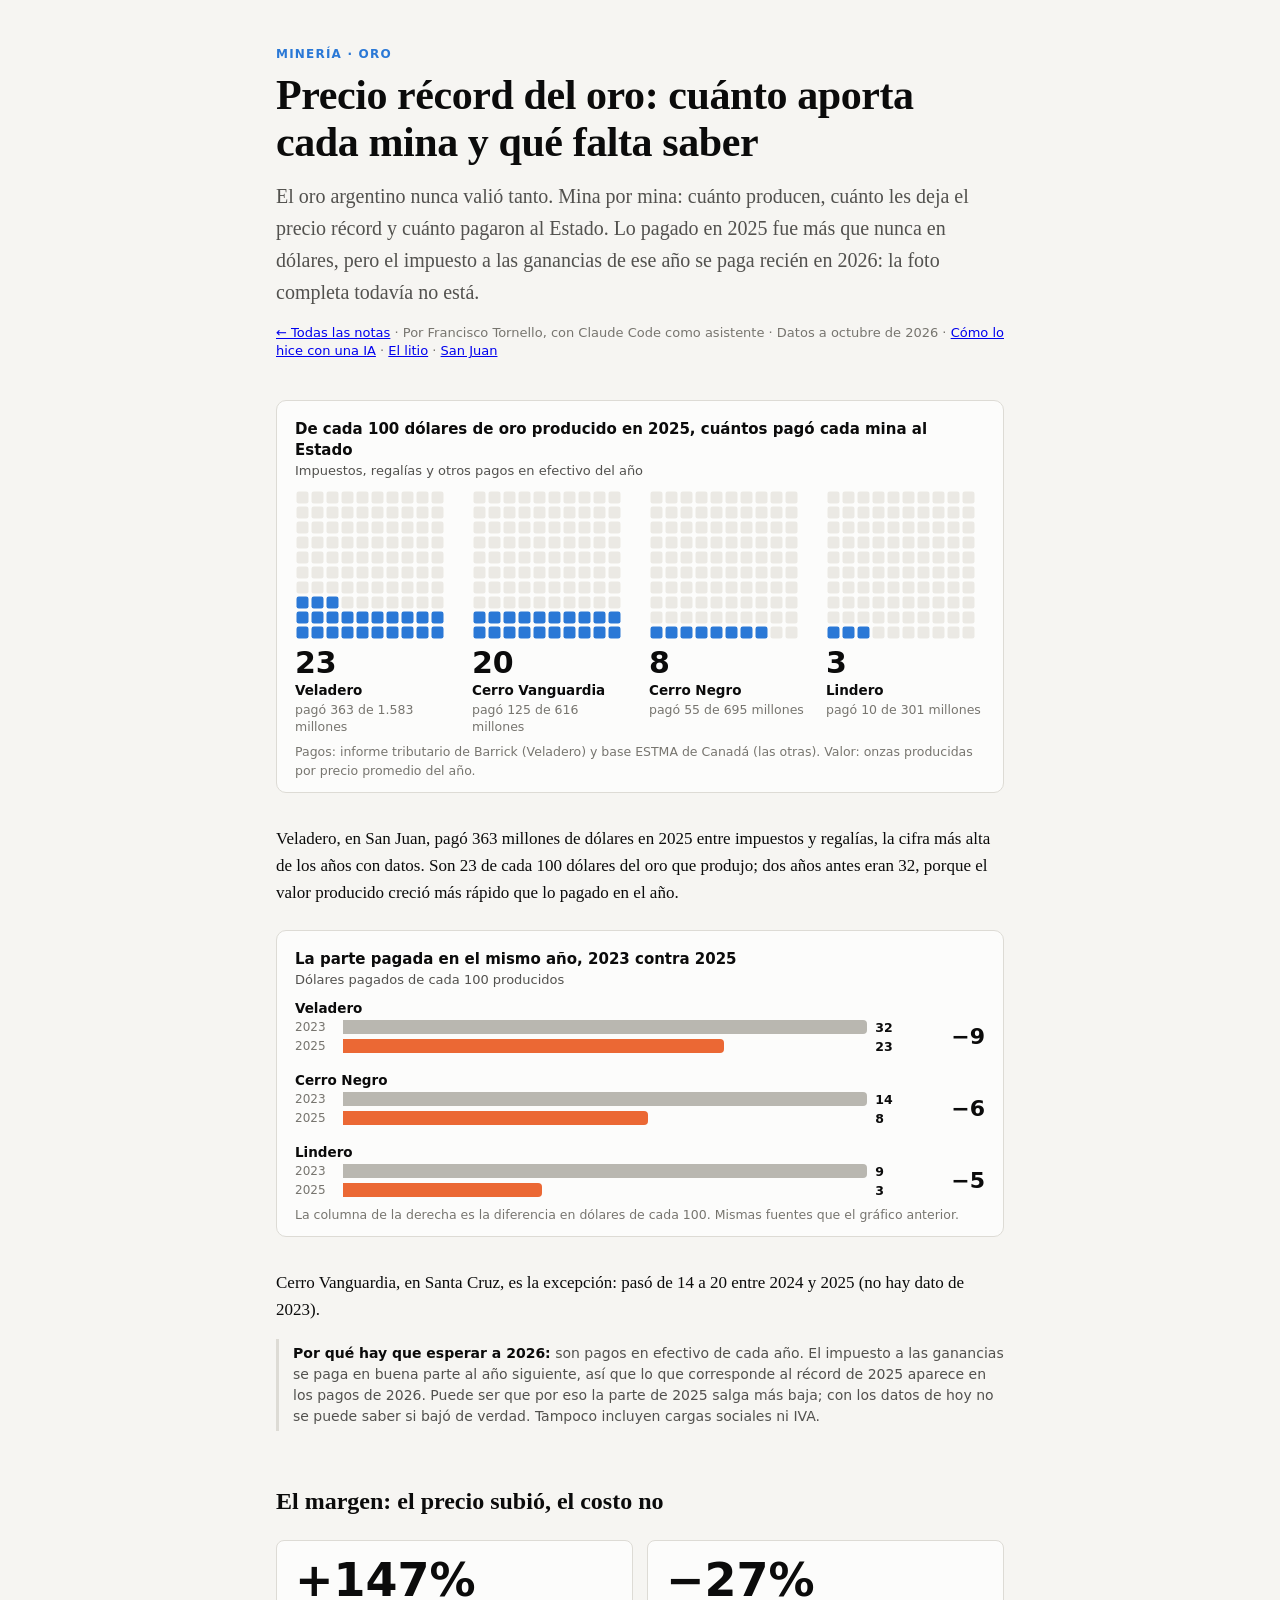
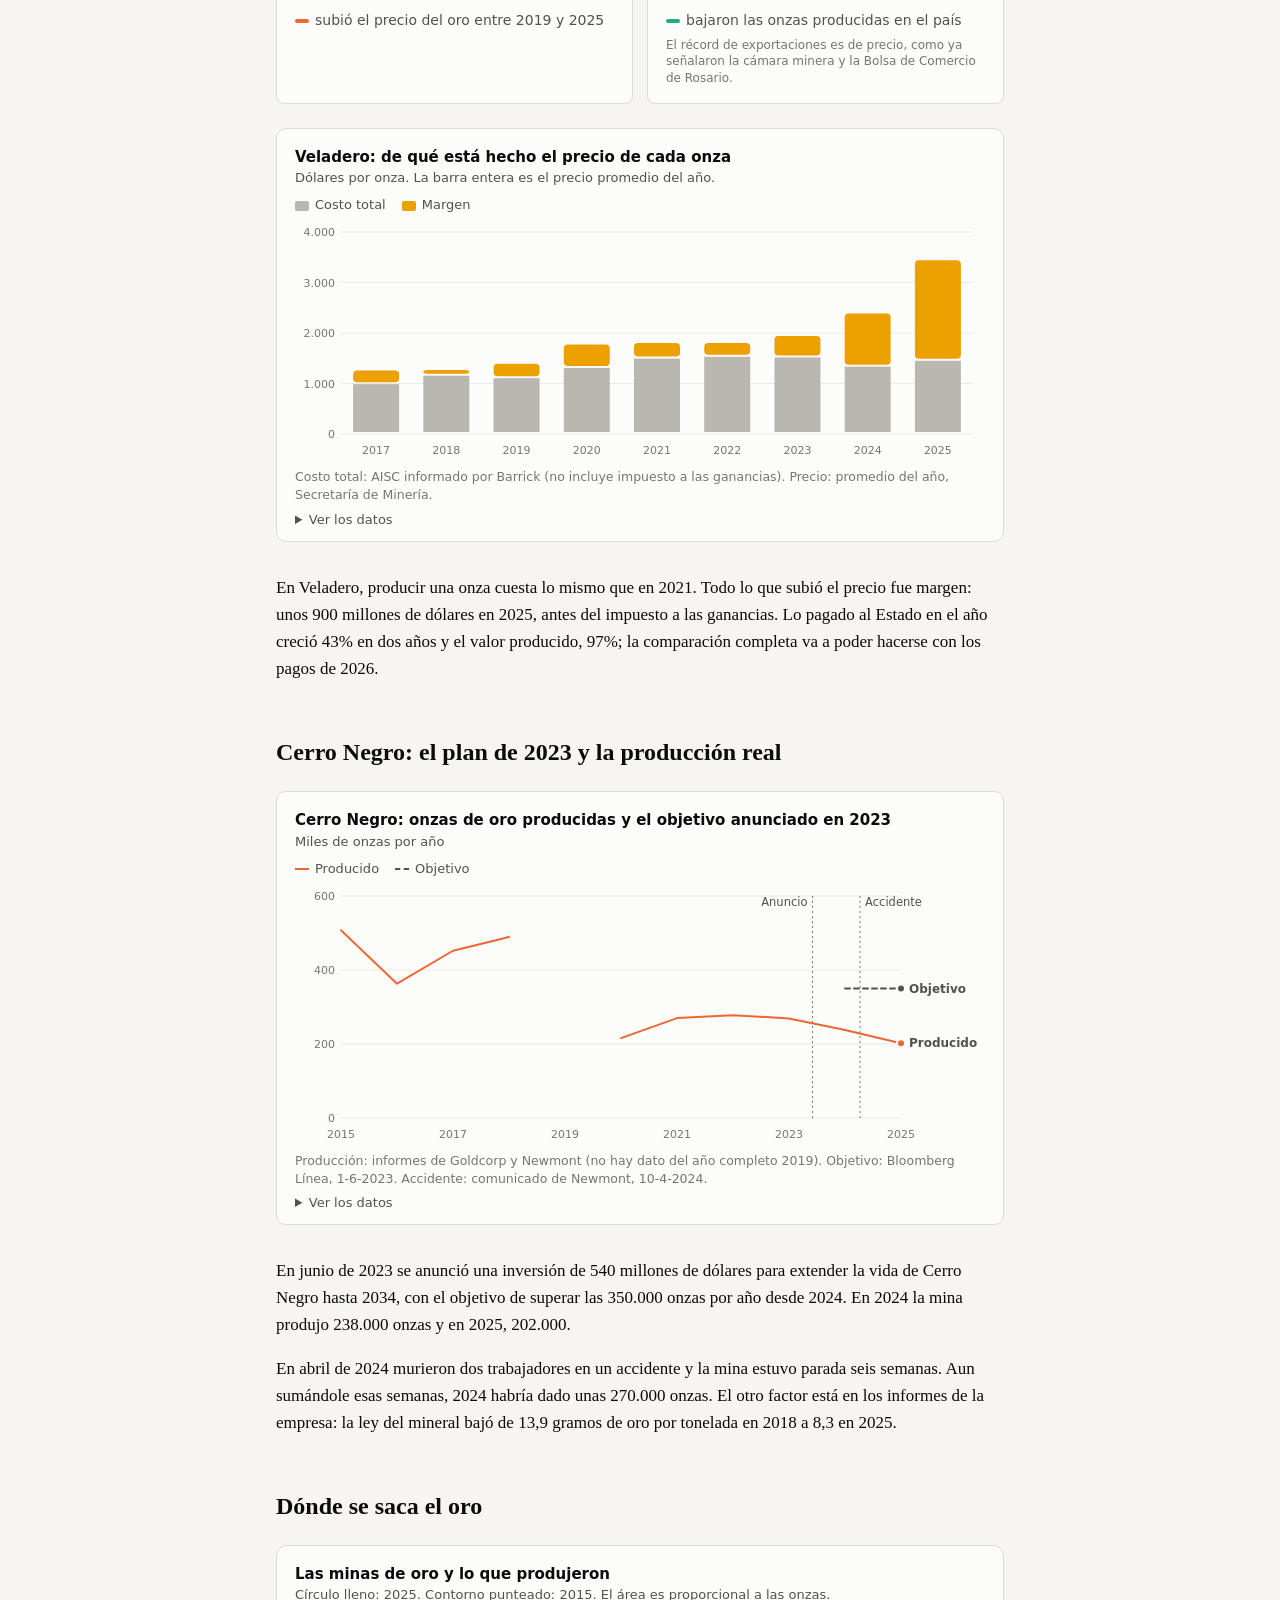
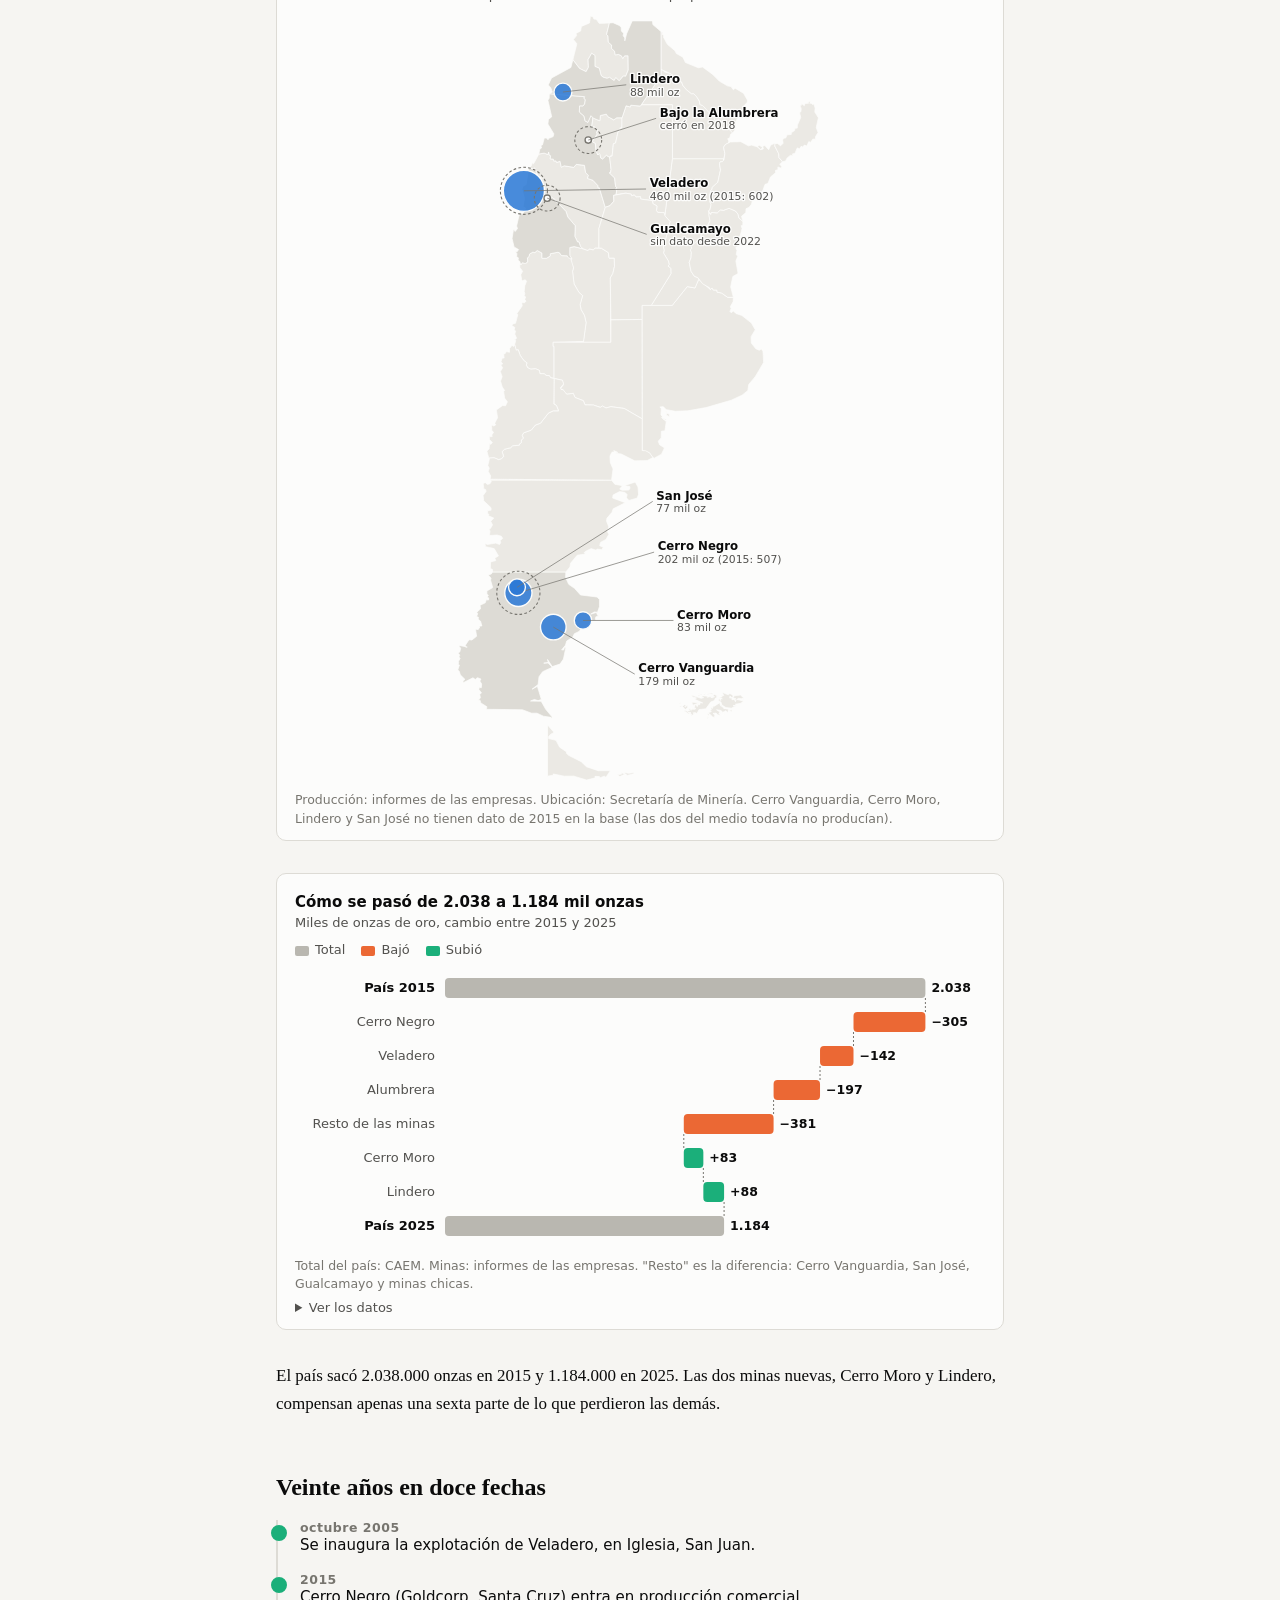
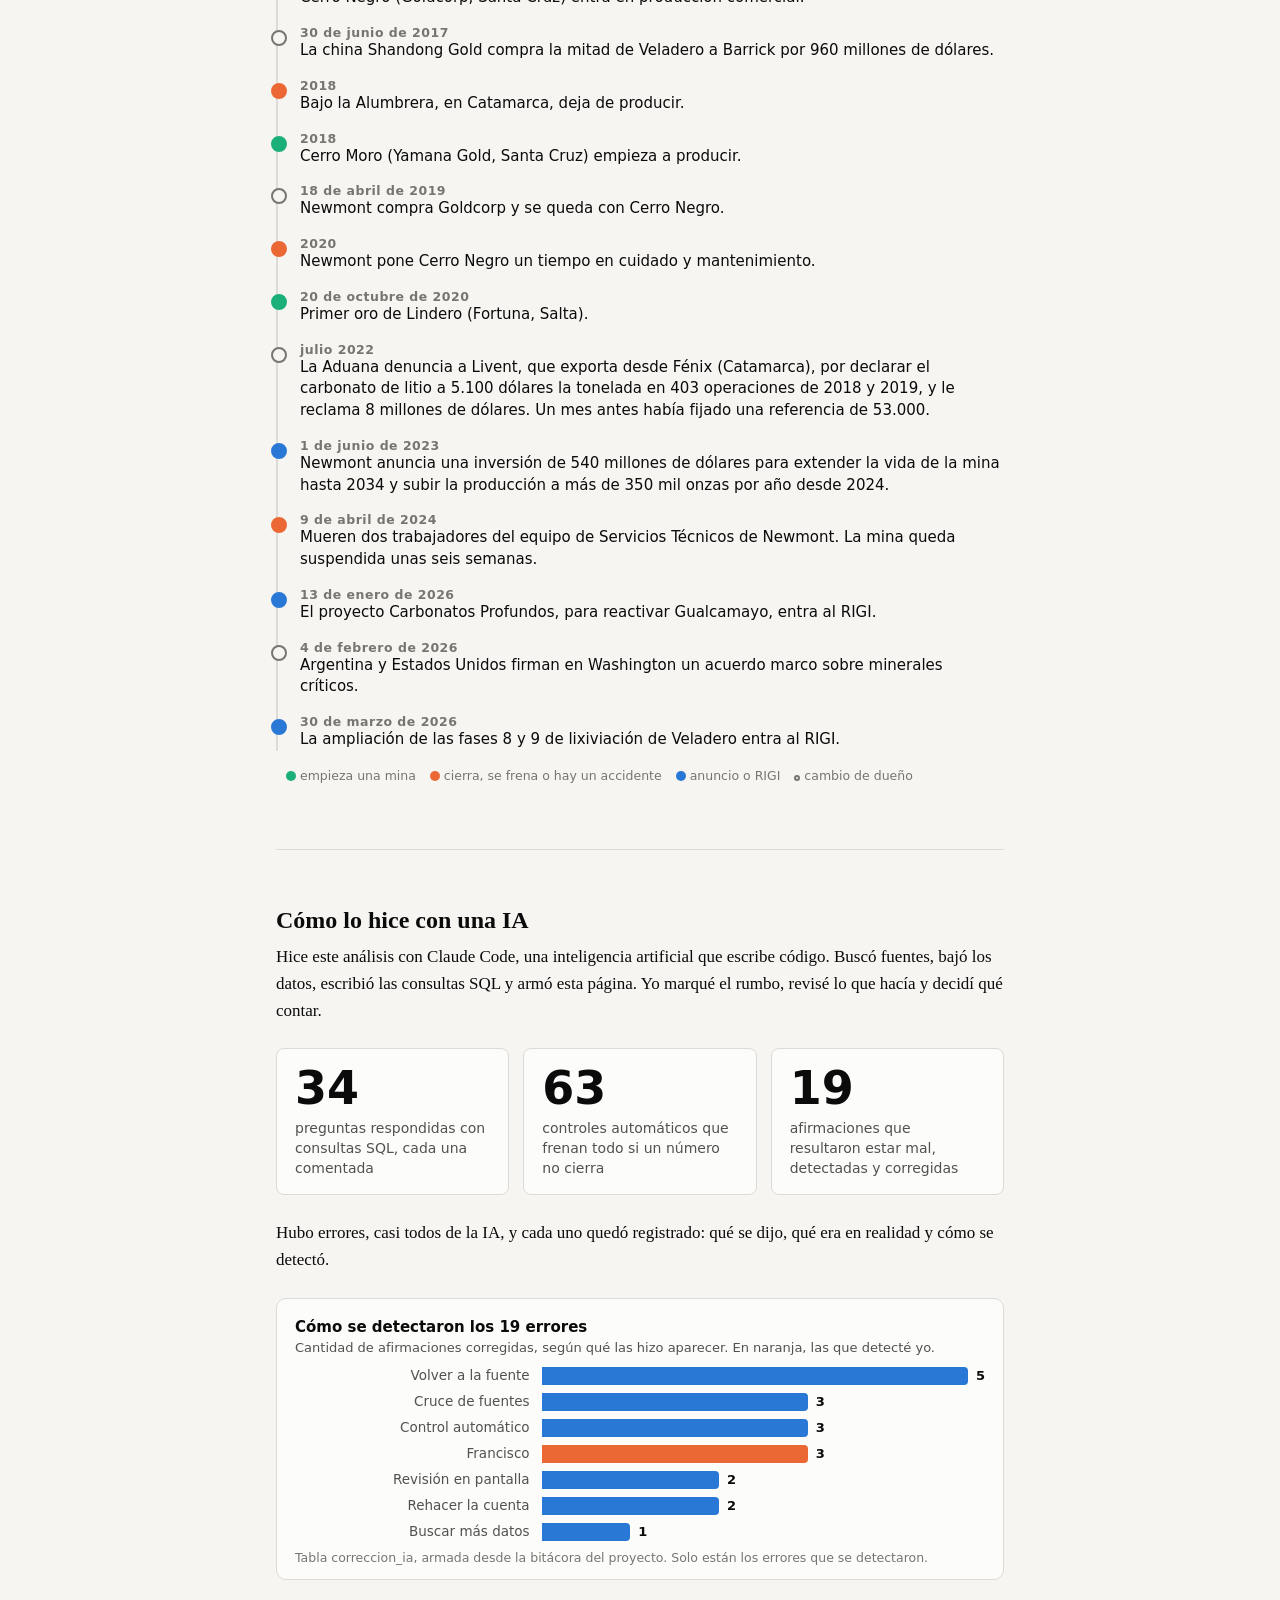
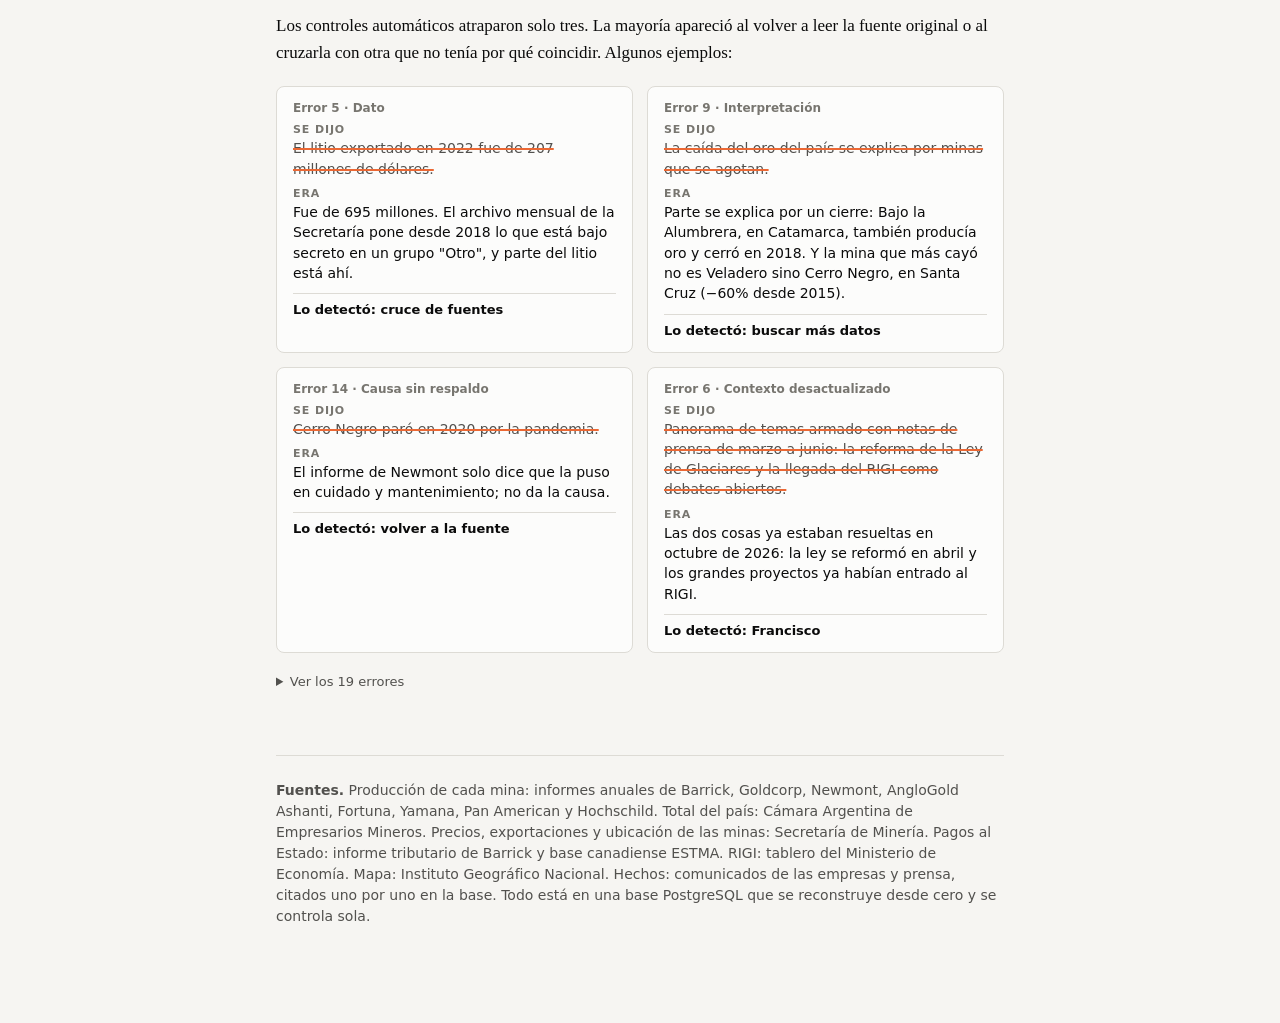
<file: pagina/notas/oro.html>
<!doctype html>
<html lang="es">
<head>
<meta charset="utf-8">
<meta name="viewport" content="width=device-width, initial-scale=1">
<title>El oro, mina por mina</title>
<style>
:root {
  color-scheme: light;
  --surface-0: #f6f5f2;
  --surface-1: #fcfcfb;
  --text-primary: #0b0b0b;
  --text-secondary: #52514e;
  --text-muted: #77756f;
  --rule: #dddbd5;
  --grid: #ebe9e4;
  --series-1: #2a78d6;
  --series-2: #eb6834;
  --series-3: #1baf7a;
  --series-4: #eda100;
  --series-5: #e87ba4;
  --otros: #b9b7b0;
  --acento: #2a78d6;
}
@media (prefers-color-scheme: dark) {
  :root:where(:not([data-theme="light"])) {
    color-scheme: dark;
    --surface-0: #121211;
    --surface-1: #1a1a19;
    --text-primary: #ffffff;
    --text-secondary: #c3c2b7;
    --text-muted: #9a988f;
    --rule: #383835;
    --grid: #2a2a28;
    --series-1: #3987e5;
    --series-2: #d95926;
    --series-3: #199e70;
    --series-4: #c98500;
    --series-5: #d55181;
    --otros: #5e5d58;
    --acento: #6da7ec;
  }
}
:root[data-theme="dark"] {
  color-scheme: dark;
  --surface-0: #121211;
  --surface-1: #1a1a19;
  --text-primary: #ffffff;
  --text-secondary: #c3c2b7;
  --text-muted: #9a988f;
  --rule: #383835;
  --grid: #2a2a28;
  --series-1: #3987e5;
  --series-2: #d95926;
  --series-3: #199e70;
  --series-4: #c98500;
  --series-5: #d55181;
  --otros: #5e5d58;
  --acento: #6da7ec;
}
* { box-sizing: border-box; }
body {
  margin: 0;
  background: var(--surface-0);
  color: var(--text-primary);
  font: 17px/1.6 Georgia, "Iowan Old Style", "Times New Roman", serif;
}
.contenedor { max-width: 760px; margin: 0 auto; padding: 0 16px 80px; }
header.portada { padding: 56px 0 24px; border-bottom: 1px solid var(--rule); margin-bottom: 32px; }
.antetitulo { font: 600 13px/1.4 system-ui, sans-serif; letter-spacing: .08em; text-transform: uppercase; color: var(--text-muted); }
h1 { font-size: clamp(30px, 6vw, 44px); line-height: 1.12; margin: 10px 0 16px; letter-spacing: -.01em; }
h2 { font-size: 28px; line-height: 1.2; margin: 56px 0 8px; }
h3 { font: 600 17px/1.35 system-ui, sans-serif; margin: 32px 0 6px; }
p { margin: 0 0 16px; }
.bajada { font-size: 20px; color: var(--text-secondary); }
.nota { font: 14px/1.5 system-ui, sans-serif; color: var(--text-secondary); }
.indice { font: 15px/1.6 system-ui, sans-serif; margin: 24px 0 0; padding-left: 20px; }
.indice a { color: var(--acento); }
.numero-historia { font: 600 13px/1 system-ui, sans-serif; color: var(--acento); letter-spacing: .08em; text-transform: uppercase; margin-top: 64px; }
.limite {
  font: 14px/1.5 system-ui, sans-serif; color: var(--text-secondary);
  border-left: 3px solid var(--rule); padding: 4px 0 4px 14px; margin: 16px 0 24px;
}
.limite strong { color: var(--text-primary); }
figure.grafico {
  margin: 24px 0 32px; background: var(--surface-1); border: 1px solid var(--rule);
  border-radius: 10px; padding: 18px 18px 12px;
}
figure.grafico .titulo { font: 600 15px/1.35 system-ui, sans-serif; margin: 0 0 2px; }
figure.grafico .subtitulo { font: 13px/1.4 system-ui, sans-serif; color: var(--text-secondary); margin: 0 0 10px; }
.leyenda { display: flex; flex-wrap: wrap; gap: 6px 16px; font: 13px/1.3 system-ui, sans-serif; color: var(--text-secondary); margin: 4px 0 6px; }
.leyenda span { display: inline-flex; align-items: center; gap: 6px; }
.leyenda i { display: inline-block; width: 14px; height: 0; border-top: 2px solid; }
.leyenda i.caja { height: 10px; border: none; border-radius: 2px; }
.lienzo { position: relative; }
.lienzo svg { display: block; width: 100%; height: auto; overflow: visible; }
.lienzo text { font-family: system-ui, sans-serif; }
.eje text { font-size: 11px; fill: var(--text-muted); }
.eje line.grilla { stroke: var(--grid); }
.etiqueta { font-size: 12px; fill: var(--text-secondary); font-weight: 600; }
figcaption { font: 12.5px/1.45 system-ui, sans-serif; color: var(--text-muted); margin-top: 8px; }
details.tabla { font: 13px/1.4 system-ui, sans-serif; margin-top: 6px; }
details.tabla summary { cursor: pointer; color: var(--text-secondary); }
details.tabla table, table.datos { border-collapse: collapse; width: 100%; margin: 8px 0; font: 13px/1.4 system-ui, sans-serif; }
details.tabla th, details.tabla td, table.datos th, table.datos td { padding: 4px 8px; border-bottom: 1px solid var(--grid); text-align: right; }
details.tabla th:first-child, details.tabla td:first-child, table.datos th:first-child, table.datos td:first-child { text-align: left; }
table.datos th { color: var(--text-secondary); font-weight: 600; }
.tabla-scroll { overflow-x: auto; }
.cifras { display: grid; grid-template-columns: repeat(auto-fit, minmax(160px, 1fr)); gap: 12px; margin: 24px 0 32px; }
.cifra { background: var(--surface-1); border: 1px solid var(--rule); border-radius: 10px; padding: 14px 16px; }
.cifra .valor { font: 700 30px/1.1 system-ui, sans-serif; letter-spacing: -.01em; }
.cifra .texto { font: 13px/1.4 system-ui, sans-serif; color: var(--text-secondary); margin-top: 6px; }
.tooltip {
  position: absolute; pointer-events: none; z-index: 5; min-width: 140px;
  background: var(--surface-1); border: 1px solid var(--rule); border-radius: 8px;
  box-shadow: 0 4px 16px rgba(0,0,0,.12); padding: 8px 10px; font: 12.5px/1.45 system-ui, sans-serif;
  opacity: 0; transition: opacity .1s;
}
.tooltip .encabezado { color: var(--text-muted); margin-bottom: 4px; }
.tooltip .fila { display: flex; align-items: center; gap: 8px; }
.tooltip .fila i { width: 12px; border-top: 2px solid; }
.tooltip .fila b { font-weight: 700; color: var(--text-primary); min-width: 48px; }
.tooltip .fila span { color: var(--text-secondary); }
footer { border-top: 1px solid var(--rule); margin-top: 64px; padding-top: 24px; }
footer ul { padding-left: 20px; font: 14px/1.6 system-ui, sans-serif; color: var(--text-secondary); }
@media (max-width: 560px) {
  body { font-size: 16px; }
  .bajada { font-size: 18px; }
  figure.grafico { padding: 14px 12px 10px; }
}

/* ---------- piezas visuales de las notas ---------- */
svg.mapa { max-width: 380px; display: block; margin: 0 auto; }
.provincia { fill: var(--grid); stroke: var(--surface-1); stroke-width: .8; }
.provincia.destacada { fill: var(--rule); }
circle.anterior { fill: none; stroke: var(--text-muted); stroke-width: 1.2; stroke-dasharray: 3 2.5; }
line.guia { stroke: var(--text-muted); stroke-width: .8; }
.etiqueta-mapa { font: 600 13px system-ui, sans-serif; fill: var(--text-primary); }
.etiqueta-mapa-valor { font: 12px system-ui, sans-serif; fill: var(--text-secondary); }
.rotulo-fila { font: 13px system-ui, sans-serif; fill: var(--text-secondary); }
.rotulo-fila.fuerte { font-weight: 700; fill: var(--text-primary); }
.valor-fila { font: 600 12.5px system-ui, sans-serif; fill: var(--text-primary); }
line.conector { stroke: var(--text-muted); stroke-dasharray: 2 2; }

.cien-grilla { display: grid; grid-template-columns: repeat(auto-fit, minmax(130px, 1fr)); gap: 18px; margin-top: 8px; }
.cien svg { width: 100%; max-width: 150px; display: block; }
.cien-numero { font: 700 30px/1 system-ui, sans-serif; margin-top: 8px; }
.cien-nombre { font: 600 13.5px/1.3 system-ui, sans-serif; margin-top: 4px; }
.cien-nota { font: 12.5px/1.35 system-ui, sans-serif; color: var(--text-muted); margin-top: 2px; }

.ad { display: grid; gap: 18px; margin-top: 6px; }
.ad-fila { display: grid; grid-template-columns: 1fr auto; column-gap: 12px; row-gap: 4px; }
.ad-nombre { grid-column: 1 / -1; font: 600 13.5px system-ui, sans-serif; }
.ad-barra { grid-column: 1; display: grid; grid-template-columns: 40px 1fr 64px; align-items: center; gap: 8px; }
.ad-anio { font: 12px system-ui, sans-serif; color: var(--text-muted); }
.ad-pista { height: 14px; }
.ad-relleno { height: 100%; border-radius: 0 4px 4px 0; }
.ad-valor { font: 600 12.5px system-ui, sans-serif; }
.ad-cambio { grid-column: 2; grid-row: 2 / span 2; align-self: center; font: 700 22px system-ui, sans-serif; color: var(--text-primary); }

ol.linea-tiempo { list-style: none; margin: 18px 0 8px; padding: 0 0 0 22px; border-left: 2px solid var(--rule); }
ol.linea-tiempo li { position: relative; margin: 0 0 16px; font: 15px/1.45 system-ui, sans-serif; }
ol.linea-tiempo li::before {
  content: ""; position: absolute; left: -29px; top: 5px; width: 12px; height: 12px; border-radius: 50%;
  background: var(--surface-0); border: 2px solid var(--text-muted);
}
ol.linea-tiempo li.sube::before { background: var(--series-3); border-color: var(--series-3); }
ol.linea-tiempo li.baja::before { background: var(--series-2); border-color: var(--series-2); }
ol.linea-tiempo li.rigi::before { background: var(--series-1); border-color: var(--series-1); }
.lt-fecha { display: block; font: 700 12.5px system-ui, sans-serif; color: var(--text-muted); letter-spacing: .04em; }

.dos-cifras { display: grid; grid-template-columns: repeat(auto-fit, minmax(200px, 1fr)); gap: 14px; margin: 24px 0; }
.dos-cifras > div { background: var(--surface-1); border: 1px solid var(--rule); border-radius: 8px; padding: 16px 18px; }
.dos-cifras .n { font: 700 46px/1 system-ui, sans-serif; }
.dos-cifras .t { font: 14px/1.4 system-ui, sans-serif; color: var(--text-secondary); margin-top: 8px; }
.dos-cifras i { display: inline-block; width: 14px; height: 4px; border-radius: 2px; vertical-align: middle; margin-right: 6px; }
.etiqueta-mapa, .etiqueta-mapa-valor { paint-order: stroke; stroke: var(--surface-1); stroke-width: 3px; stroke-linejoin: round; }
.lt-referencia { font: 12.5px/1.45 system-ui, sans-serif; color: var(--text-muted); }
.lt-referencia i { display: inline-block; width: 10px; height: 10px; border-radius: 50%; margin: 0 4px 0 10px; vertical-align: -1px; }
.marca { font: 11.5px system-ui, sans-serif; fill: var(--text-secondary); }

.bh { display: grid; grid-template-columns: minmax(110px, 34%) 1fr; gap: 8px 12px; align-items: center; margin-top: 8px; }
.bh-nombre { font: 13.5px/1.3 system-ui, sans-serif; color: var(--text-secondary); text-align: right; }
.bh-pista { display: flex; align-items: center; gap: 8px; }
.bh-relleno { height: 18px; border-radius: 0 4px 4px 0; min-width: 2px; }
.bh-valor { font: 600 13px system-ui, sans-serif; }
.bh-nota { font: 12px/1.35 system-ui, sans-serif; color: var(--text-muted); margin-top: -4px; }

.tarjetas { display: grid; grid-template-columns: repeat(auto-fit, minmax(260px, 1fr)); gap: 14px; margin: 20px 0; }
.tarjeta { background: var(--surface-1); border: 1px solid var(--rule); border-radius: 8px; padding: 14px 16px; font: 14px/1.45 system-ui, sans-serif; }
.tarjeta p { margin: 8px 0 0; }
.tarjeta .rotulo { display: block; font: 700 11px system-ui, sans-serif; letter-spacing: .08em; text-transform: uppercase; color: var(--text-muted); margin-bottom: 2px; }
.tarjeta s { color: var(--text-secondary); text-decoration-color: var(--series-2); text-decoration-thickness: 2px; }
.tarjeta-n { font: 700 12px system-ui, sans-serif; color: var(--text-muted); }
.tarjeta-como { margin-top: 10px; padding-top: 8px; border-top: 1px solid var(--rule); font: 600 13px system-ui, sans-serif; color: var(--text-primary); }
.tres-cifras { grid-template-columns: repeat(auto-fit, minmax(160px, 1fr)); }

/* Formato de nota: título, bajada, firma e intertítulos. */
.nota-cabecera { padding: 48px 0 8px; }
.seccion-nota { font: 700 12px/1 system-ui, sans-serif; letter-spacing: .1em; text-transform: uppercase; color: var(--acento); }
.nota-cabecera h1 { font-size: clamp(30px, 5.6vw, 42px); margin: 12px 0 14px; }
.firma { font: 13px/1.4 system-ui, sans-serif; color: var(--text-muted); margin: 0 0 8px; }
h2.intertitulo { font-size: 24px; margin: 56px 0 8px; }
.nota-corta { font-size: 17px; }
.separador { border: 0; border-top: 1px solid var(--rule); margin: 64px 0 0; }
.dos-cifras .fuente-cifra { font: 12px/1.4 system-ui, sans-serif; color: var(--text-muted); margin-top: 6px; }
</style>
</head>
<body>
<div class="contenedor">

<header class="nota-cabecera">
  <div class="seccion-nota">Minería · Oro</div>
  <h1>Precio récord del oro: cuánto aporta cada mina y qué falta saber</h1>
  <p class="bajada">El oro argentino nunca valió tanto. Mina por mina: cuánto producen, cuánto les deja el precio récord y cuánto pagaron al Estado. Lo pagado en 2025 fue más que nunca en dólares, pero el impuesto a las ganancias de ese año se paga recién en 2026: la foto completa todavía no está.</p>
  <p class="firma"><a href="../index.html">← Todas las notas</a> · Por Francisco Tornello, con Claude Code como asistente · Datos a octubre de 2026 · <a href="#como-lo-hice">Cómo lo hice con una IA</a> · <a href="litio.html">El litio</a> · <a href="san-juan.html">San Juan</a></p>
</header>

<figure class="grafico" id="g-cada-100"></figure>
<p class="nota-corta">Veladero, en San Juan, pagó 363 millones de dólares en 2025 entre impuestos y regalías, la cifra más alta de los años con datos. Son 23 de cada 100 dólares del oro que produjo; dos años antes eran 32, porque el valor producido creció más rápido que lo pagado en el año.</p>

<figure class="grafico" id="g-parte-estado"></figure>
<p class="nota-corta">Cerro Vanguardia, en Santa Cruz, es la excepción: pasó de 14 a 20 entre 2024 y 2025 (no hay dato de 2023).</p>
<p class="limite"><strong>Por qué hay que esperar a 2026:</strong> son pagos en efectivo de cada año. El impuesto a las ganancias se paga en buena parte al año siguiente, así que lo que corresponde al récord de 2025 aparece en los pagos de 2026. Puede ser que por eso la parte de 2025 salga más baja; con los datos de hoy no se puede saber si bajó de verdad. Tampoco incluyen cargas sociales ni IVA.</p>

<h2 class="intertitulo">El margen: el precio subió, el costo no</h2>
<div class="dos-cifras">
  <div><div class="n">+147%</div><div class="t"><i style="background: var(--series-2)"></i>subió el precio del oro entre 2019 y 2025</div></div>
  <div><div class="n">−27%</div><div class="t"><i style="background: var(--series-3)"></i>bajaron las onzas producidas en el país</div><div class="fuente-cifra">El récord de exportaciones es de precio, como ya señalaron la cámara minera y la Bolsa de Comercio de Rosario.</div></div>
</div>
<figure class="grafico" id="g-veladero-margen"></figure>
<p class="nota-corta">En Veladero, producir una onza cuesta lo mismo que en 2021. Todo lo que subió el precio fue margen: unos 900 millones de dólares en 2025, antes del impuesto a las ganancias. Lo pagado al Estado en el año creció 43% en dos años y el valor producido, 97%; la comparación completa va a poder hacerse con los pagos de 2026.</p>

<h2 class="intertitulo">Cerro Negro: el plan de 2023 y la producción real</h2>
<figure class="grafico" id="g-cerro-negro"></figure>
<p class="nota-corta">En junio de 2023 se anunció una inversión de 540 millones de dólares para extender la vida de Cerro Negro hasta 2034, con el objetivo de superar las 350.000 onzas por año desde 2024. En 2024 la mina produjo 238.000 onzas y en 2025, 202.000.</p>
<p class="nota-corta">En abril de 2024 murieron dos trabajadores en un accidente y la mina estuvo parada seis semanas. Aun sumándole esas semanas, 2024 habría dado unas 270.000 onzas. El otro factor está en los informes de la empresa: la ley del mineral bajó de 13,9 gramos de oro por tonelada en 2018 a 8,3 en 2025.</p>

<h2 class="intertitulo">Dónde se saca el oro</h2>
<figure class="grafico" id="g-mapa"></figure>
<figure class="grafico" id="g-cascada"></figure>
<p class="nota-corta">El país sacó 2.038.000 onzas en 2015 y 1.184.000 en 2025. Las dos minas nuevas, Cerro Moro y Lindero, compensan apenas una sexta parte de lo que perdieron las demás.</p>

<h2 class="intertitulo">Veinte años en doce fechas</h2>
<ol class="linea-tiempo" id="lt-oro"></ol>
<p class="lt-referencia"><i style="background: var(--series-3)"></i>empieza una mina <i style="background: var(--series-2)"></i>cierra, se frena o hay un accidente <i style="background: var(--series-1)"></i>anuncio o RIGI <i style="border: 2px solid var(--text-muted); width: 6px; height: 6px"></i>cambio de dueño</p>

<hr class="separador" id="como-lo-hice">
<h2 class="intertitulo">Cómo lo hice con una IA</h2>
<p class="nota-corta">Hice este análisis con Claude Code, una inteligencia artificial que escribe código. Buscó fuentes, bajó los datos, escribió las consultas SQL y armó esta página. Yo marqué el rumbo, revisé lo que hacía y decidí qué contar.</p>
<div class="dos-cifras tres-cifras">
  <div><div class="n" id="c-preguntas"></div><div class="t">preguntas respondidas con consultas SQL, cada una comentada</div></div>
  <div><div class="n" id="c-controles"></div><div class="t">controles automáticos que frenan todo si un número no cierra</div></div>
  <div><div class="n" id="c-errores"></div><div class="t">afirmaciones que resultaron estar mal, detectadas y corregidas</div></div>
</div>
<p class="nota-corta">Hubo errores, casi todos de la IA, y cada uno quedó registrado: qué se dijo, qué era en realidad y cómo se detectó.</p>
<figure class="grafico" id="g-deteccion"></figure>
<p class="nota-corta">Los controles automáticos atraparon solo tres. La mayoría apareció al volver a leer la fuente original o al cruzarla con otra que no tenía por qué coincidir. Algunos ejemplos:</p>
<div class="tarjetas" id="tarjetas"></div>
<details class="tabla"><summary>Ver los 19 errores</summary><div class="tabla-scroll"><table class="datos" id="t-errores"></table></div></details>

<footer>
  <p class="nota"><strong>Fuentes.</strong> Producción de cada mina: informes anuales de Barrick, Goldcorp, Newmont, AngloGold Ashanti, Fortuna, Yamana, Pan American y Hochschild. Total del país: Cámara Argentina de Empresarios Mineros. Precios, exportaciones y ubicación de las minas: Secretaría de Minería. Pagos al Estado: informe tributario de Barrick y base canadiense ESTMA. RIGI: tablero del Ministerio de Economía. Mapa: Instituto Geográfico Nacional. Hechos: comunicados de las empresas y prensa, citados uno por uno en la base. Todo está en una base PostgreSQL que se reconstruye desde cero y se controla sola.</p>
</footer>

</div>

<script>
const DATOS = {"cerro_negro": [{"anio": 2016, "ley": 14.35, "toneladas": 827}, {"anio": 2017, "ley": 14.31, "toneladas": 1031}, {"anio": 2018, "ley": 13.89, "toneladas": 1126}, {"anio": 2021, "ley": 10.152, "toneladas": 885}, {"anio": 2022, "ley": 9.84, "toneladas": 946}, {"anio": 2023, "ley": 8.314, "toneladas": 1076}, {"anio": 2024, "ley": 9.379, "toneladas": 837}, {"anio": 2025, "ley": 8.287, "toneladas": 789}], "veladero_margen": [{"anio": 2017, "precio": 1258, "aisc": 987}, {"anio": 2018, "precio": 1269, "aisc": 1154}, {"anio": 2019, "precio": 1393, "aisc": 1105}, {"anio": 2020, "precio": 1770, "aisc": 1308}, {"anio": 2021, "precio": 1800, "aisc": 1493}, {"anio": 2022, "precio": 1801, "aisc": 1528}, {"anio": 2023, "precio": 1943, "aisc": 1516}, {"anio": 2024, "precio": 2388, "aisc": 1334}, {"anio": 2025, "precio": 3442, "aisc": 1450}], "pagos_oro": [{"mina": "Cerro Negro", "anio": 2022, "valor_musd": 501, "pagado_musd": 88, "pct": 17.6}, {"mina": "Cerro Negro", "anio": 2023, "valor_musd": 523, "pagado_musd": 71, "pct": 13.6}, {"mina": "Cerro Negro", "anio": 2024, "valor_musd": 568, "pagado_musd": 36, "pct": 6.3}, {"mina": "Cerro Negro", "anio": 2025, "valor_musd": 695, "pagado_musd": 55, "pct": 7.9}, {"mina": "Cerro Vanguardia", "anio": 2024, "valor_musd": 418, "pagado_musd": 60, "pct": 14.4}, {"mina": "Cerro Vanguardia", "anio": 2025, "valor_musd": 616, "pagado_musd": 125, "pct": 20.3}, {"mina": "Lindero", "anio": 2022, "valor_musd": 213, "pagado_musd": 20, "pct": 9.5}, {"mina": "Lindero", "anio": 2023, "valor_musd": 197, "pagado_musd": 17, "pct": 8.7}, {"mina": "Lindero", "anio": 2024, "valor_musd": 232, "pagado_musd": 15, "pct": 6.6}, {"mina": "Lindero", "anio": 2025, "valor_musd": 301, "pagado_musd": 10, "pct": 3.3}, {"mina": "Veladero", "anio": 2022, "valor_musd": 702, "pagado_musd": 220, "pct": 31.3}, {"mina": "Veladero", "anio": 2023, "valor_musd": 804, "pagado_musd": 253, "pct": 31.5}, {"mina": "Veladero", "anio": 2024, "valor_musd": 1203, "pagado_musd": 212, "pct": 17.6}, {"mina": "Veladero", "anio": 2025, "valor_musd": 1583, "pagado_musd": 363, "pct": 22.9}], "litio_destinos": [{"anio": 2012, "total_musd": 58, "china": 20, "eeuu": 59, "japon": 14, "corea": 0}, {"anio": 2013, "total_musd": 61, "china": 31, "eeuu": 57, "japon": 0, "corea": 0}, {"anio": 2014, "total_musd": 80, "china": 52, "eeuu": 32, "japon": 7, "corea": 0}, {"anio": 2015, "total_musd": 91, "china": 28, "eeuu": 57, "japon": 7, "corea": 0}, {"anio": 2016, "total_musd": 192, "china": 15, "eeuu": 37, "japon": 35, "corea": 6}, {"anio": 2017, "total_musd": 224, "china": 20, "eeuu": 24, "japon": 38, "corea": 11}, {"anio": 2018, "total_musd": 275, "china": 38, "eeuu": 22, "japon": 15, "corea": 14}, {"anio": 2019, "total_musd": 195, "china": 27, "eeuu": 26, "japon": 27, "corea": 0}, {"anio": 2020, "total_musd": 129, "china": 42, "eeuu": 31, "japon": 6, "corea": 0}, {"anio": 2021, "total_musd": 208, "china": 42, "eeuu": 19, "japon": 16, "corea": 7}, {"anio": 2022, "total_musd": 695, "china": 41, "eeuu": 9, "japon": 31, "corea": 13}, {"anio": 2023, "total_musd": 849, "china": 43, "eeuu": 11, "japon": 25, "corea": 11}, {"anio": 2024, "total_musd": 645, "china": 67, "eeuu": 14, "japon": 4, "corea": 10}, {"anio": 2025, "total_musd": 915, "china": 75, "eeuu": 9, "japon": 0, "corea": 4}], "litio_eeuu": [{"anio": 2012, "argentina": 4428, "chile": 4219, "referencia": null}, {"anio": 2013, "argentina": 4538, "chile": 4413, "referencia": null}, {"anio": 2014, "argentina": 4641, "chile": 4599, "referencia": null}, {"anio": 2015, "argentina": 4929, "chile": 4449, "referencia": null}, {"anio": 2016, "argentina": 5284, "chile": 4589, "referencia": null}, {"anio": 2017, "argentina": 4950, "chile": 5095, "referencia": null}, {"anio": 2018, "argentina": 6350, "chile": 8496, "referencia": 14000}, {"anio": 2019, "argentina": 5605, "chile": 12804, "referencia": 11563}, {"anio": 2020, "argentina": 5434, "chile": 8519, "referencia": 7729}, {"anio": 2021, "argentina": 6056, "chile": 7008, "referencia": 15542}, {"anio": 2022, "argentina": 7106, "chile": 13585, "referencia": 69500}, {"anio": 2023, "argentina": 10920, "chile": 19625, "referencia": 39386}, {"anio": 2024, "argentina": 11587, "chile": 14229, "referencia": 12526}, {"anio": 2025, "argentina": 10864, "chile": 9551, "referencia": 9485}], "litio_operaciones": [{"mina": "Olaroz", "periodo": "07/2021 a 06/2022", "ingresos_musd": 292.8, "ebitda_musd": 220.4, "resultado_bruto_musd": null, "costos_financieros_musd": null, "resultado_neto_musd": null}, {"mina": "Olaroz", "periodo": "07/2022 a 06/2023", "ingresos_musd": 592.2, "ebitda_musd": 475.2, "resultado_bruto_musd": null, "costos_financieros_musd": null, "resultado_neto_musd": null}, {"mina": "Cauchari-Olaroz", "periodo": "01/2023 a 12/2023", "ingresos_musd": 34.521, "ebitda_musd": null, "resultado_bruto_musd": 6.722, "costos_financieros_musd": 0, "resultado_neto_musd": 129.543}, {"mina": "Cauchari-Olaroz", "periodo": "01/2024 a 12/2024", "ingresos_musd": 197.685, "ebitda_musd": null, "resultado_bruto_musd": 19.705, "costos_financieros_musd": -36.189, "resultado_neto_musd": -32.835}, {"mina": "Cauchari-Olaroz", "periodo": "01/2025 a 12/2025", "ingresos_musd": 271.467, "ebitda_musd": null, "resultado_bruto_musd": 32.954, "costos_financieros_musd": -138.595, "resultado_neto_musd": -38.761}], "olaroz_pagos": [{"anio": 2021, "musd": 5.2}, {"anio": 2022, "musd": 22.5}, {"anio": 2023, "musd": 74.2}, {"anio": 2024, "musd": 66.1}], "san_juan": [{"anio": 2003, "exportado_musd": 12, "puestos": 148}, {"anio": 2004, "exportado_musd": 16, "puestos": 366}, {"anio": 2005, "exportado_musd": 26, "puestos": 676}, {"anio": 2006, "exportado_musd": 363, "puestos": 964}, {"anio": 2007, "exportado_musd": 370, "puestos": 1181}, {"anio": 2008, "exportado_musd": 512, "puestos": 1420}, {"anio": 2009, "exportado_musd": 750, "puestos": 1633}, {"anio": 2010, "exportado_musd": 1654, "puestos": 1905}, {"anio": 2011, "exportado_musd": 1909, "puestos": 2174}, {"anio": 2012, "exportado_musd": 1752, "puestos": 2380}, {"anio": 2013, "exportado_musd": 1370, "puestos": 2502}, {"anio": 2014, "exportado_musd": 1286, "puestos": 2645}, {"anio": 2015, "exportado_musd": 1069, "puestos": 2691}, {"anio": 2016, "exportado_musd": 963, "puestos": 2451}, {"anio": 2017, "exportado_musd": 1116, "puestos": 2732}, {"anio": 2018, "exportado_musd": 896, "puestos": 2494}, {"anio": 2019, "exportado_musd": 890, "puestos": 2163}, {"anio": 2020, "exportado_musd": 819, "puestos": 2134}, {"anio": 2021, "exportado_musd": 857, "puestos": 2337}, {"anio": 2022, "exportado_musd": 865, "puestos": 2451}, {"anio": 2023, "exportado_musd": 880, "puestos": 2237}, {"anio": 2024, "exportado_musd": 1469, "puestos": 2111}, {"anio": 2025, "exportado_musd": 1759, "puestos": 2054}], "salarios": [{"anio": 2004, "veces": 5.7}, {"anio": 2005, "veces": 4.9}, {"anio": 2006, "veces": 3.8}, {"anio": 2007, "veces": 3.3}, {"anio": 2008, "veces": 2.9}, {"anio": 2009, "veces": 3.4}, {"anio": 2010, "veces": 3.6}, {"anio": 2011, "veces": 3.6}, {"anio": 2012, "veces": 3.5}, {"anio": 2013, "veces": 3.3}, {"anio": 2014, "veces": 3.6}, {"anio": 2015, "veces": 4.1}, {"anio": 2016, "veces": 4.4}, {"anio": 2017, "veces": 4.2}, {"anio": 2018, "veces": 4.3}, {"anio": 2019, "veces": 4.8}, {"anio": 2020, "veces": 5.6}, {"anio": 2021, "veces": 5.7}, {"anio": 2022, "veces": 5.8}, {"anio": 2023, "veces": 4.9}, {"anio": 2024, "veces": 5.2}, {"anio": 2025, "veces": 5.7}, {"anio": 2026, "veces": 5.3}], "rigi_calendario": [{"anio": 2024, "cobre": 109, "litio": 374, "oro_plata": 44}, {"anio": 2025, "cobre": 419, "litio": 948, "oro_plata": 105}, {"anio": 2026, "cobre": 962, "litio": 1358, "oro_plata": 259}, {"anio": 2027, "cobre": 2362, "litio": 1141, "oro_plata": 372}, {"anio": 2028, "cobre": 2999, "litio": 749, "oro_plata": 380}, {"anio": 2029, "cobre": 2843, "litio": 229, "oro_plata": 206}, {"anio": 2030, "cobre": 2223, "litio": 190, "oro_plata": 37}, {"anio": 2031, "cobre": 1144, "litio": 339, "oro_plata": 20}, {"anio": 2032, "cobre": 11, "litio": 384, "oro_plata": 21}, {"anio": 2033, "cobre": 16, "litio": 75, "oro_plata": 14}], "catamarca": [{"anio": 2007, "metaliferos": 1776, "litio": 138}, {"anio": 2008, "metaliferos": 1876, "litio": 143}, {"anio": 2009, "metaliferos": 1733, "litio": 150}, {"anio": 2010, "metaliferos": 1833, "litio": 161}, {"anio": 2011, "metaliferos": 1875, "litio": 164}, {"anio": 2012, "metaliferos": 1941, "litio": 192}, {"anio": 2013, "metaliferos": 1963, "litio": 217}, {"anio": 2014, "metaliferos": 1886, "litio": 224}, {"anio": 2015, "metaliferos": 1845, "litio": 233}, {"anio": 2016, "metaliferos": 1615, "litio": 236}, {"anio": 2017, "metaliferos": 1514, "litio": 288}, {"anio": 2018, "metaliferos": 1139, "litio": 368}, {"anio": 2019, "metaliferos": 636, "litio": 404}, {"anio": 2020, "metaliferos": 511, "litio": 455}, {"anio": 2021, "metaliferos": 782, "litio": 503}, {"anio": 2022, "metaliferos": 789, "litio": 867}, {"anio": 2023, "metaliferos": 801, "litio": 1431}, {"anio": 2024, "metaliferos": 864, "litio": 1471}, {"anio": 2025, "metaliferos": 788, "litio": 1546}], "oro_mapa": [{"mina": "Veladero", "provincia": "San Juan", "lat": -29.40026, "lon": -69.91594, "q2015": 602.0, "q2025": 460.0, "ultimo_anio": 2025}, {"mina": "Cerro Negro", "provincia": "Santa Cruz", "lat": -46.90743, "lon": -70.22152, "q2015": 507.4, "q2025": 202.0, "ultimo_anio": 2025}, {"mina": "Cerro Vanguardia", "provincia": "Santa Cruz", "lat": -48.39861, "lon": -68.29083, "q2015": null, "q2025": 179.0, "ultimo_anio": 2025}, {"mina": "Lindero", "provincia": "Salta", "lat": -25.09772, "lon": -67.75905, "q2015": null, "q2025": 87.5, "ultimo_anio": 2025}, {"mina": "Cerro Moro", "provincia": "Santa Cruz", "lat": -48.11, "lon": -66.65, "q2015": null, "q2025": 83.1, "ultimo_anio": 2025}, {"mina": "San José", "provincia": "Santa Cruz", "lat": -46.66848, "lon": -70.29747, "q2015": null, "q2025": 77.0, "ultimo_anio": 2025}, {"mina": "Gualcamayo", "provincia": "San Juan", "lat": -29.72, "lon": -68.629, "q2015": 180.7, "q2025": null, "ultimo_anio": 2022}, {"mina": "Bajo la Alumbrera", "provincia": "Catamarca", "lat": -27.19, "lon": -66.36, "q2015": 196.5, "q2025": null, "ultimo_anio": 2015}], "oro_cascada": [{"mina": "Resto de las minas", "q2015": 732, "q2025": 351}, {"mina": "Cerro Negro", "q2015": 507, "q2025": 202}, {"mina": "Lindero", "q2015": 0, "q2025": 88}, {"mina": "Veladero", "q2015": 602, "q2025": 460}, {"mina": "Bajo la Alumbrera", "q2015": 197, "q2025": 0}, {"mina": "Cerro Moro", "q2015": 0, "q2025": 83}, {"mina": "País", "q2015": 2038, "q2025": 1184}], "cerro_negro_promesa": [{"anio": 2015, "producido": 507.4, "prometido": null}, {"anio": 2016, "producido": 363.0, "prometido": null}, {"anio": 2017, "producido": 452.0, "prometido": null}, {"anio": 2018, "producido": 489.0, "prometido": null}, {"anio": 2019, "producido": null, "prometido": null}, {"anio": 2020, "producido": 216.0, "prometido": null}, {"anio": 2021, "producido": 270.0, "prometido": null}, {"anio": 2022, "producido": 278.0, "prometido": null}, {"anio": 2023, "producido": 269.0, "prometido": null}, {"anio": 2024, "producido": 238.0, "prometido": 350}, {"anio": 2025, "producido": 202.0, "prometido": 350}], "hechos": [{"mina": "Veladero", "fecha": "2005-10-11", "precision": "mes", "tipo": "Inicio", "descripcion": "Se inaugura la explotación de Veladero, en Iglesia, San Juan.", "fuente": "Página/12, 10-10-2005: https://www.pagina12.com.ar/diario/economia/2-57707-2005-10-10.html"}, {"mina": "Cerro Negro", "fecha": "2015-01-01", "precision": "año", "tipo": "Inicio", "descripcion": "Cerro Negro (Goldcorp, Santa Cruz) entra en producción comercial.", "fuente": "Goldcorp, MD&A 2015 (SEC): https://www.sec.gov/Archives/edgar/data/919239/000119312516521641/d135734dex992.htm"}, {"mina": "Veladero", "fecha": "2017-06-30", "precision": "día", "tipo": "Cambio de dueño", "descripcion": "La china Shandong Gold compra la mitad de Veladero a Barrick por 960 millones de dólares.", "fuente": "Barrick, comunicado del 30-6-2017: https://www.barrick.com/English/news/news-details/2017/Barrick-and-Shandong-Complete-Formation-of-Joint-Venture-at-Veladero-Mine/default.aspx"}, {"mina": "Bajo la Alumbrera", "fecha": "2018-01-01", "precision": "año", "tipo": "Cierre", "descripcion": "Bajo la Alumbrera, en Catamarca, deja de producir.", "fuente": "Secretaría de Minería: exportaciones de Catamarca (consulta P19)"}, {"mina": "Cerro Moro", "fecha": "2018-01-01", "precision": "año", "tipo": "Inicio", "descripcion": "Cerro Moro (Yamana Gold, Santa Cruz) empieza a producir.", "fuente": "Yamana Gold, MD&A 2019 (SEC): https://www.sec.gov/Archives/edgar/data/1264089/000126408920000016/ex992q42019mda.htm"}, {"mina": "Cerro Negro", "fecha": "2019-04-18", "precision": "día", "tipo": "Cambio de dueño", "descripcion": "Newmont compra Goldcorp y se queda con Cerro Negro.", "fuente": "Newmont, Full Year and Q4 2019 Regional Operating Statistics"}, {"mina": "Cerro Negro", "fecha": "2020-01-01", "precision": "año", "tipo": "Freno", "descripcion": "Newmont pone Cerro Negro un tiempo en cuidado y mantenimiento.", "fuente": "Newmont, Annual Report 2020"}, {"mina": "Lindero", "fecha": "2020-10-20", "precision": "día", "tipo": "Inicio", "descripcion": "Primer oro de Lindero (Fortuna, Salta).", "fuente": "Fortuna, comunicado del 20-10-2020: https://www.globalminingreview.com/mining/22102020/fortuna-announces-first-gold-pour-at-lindero-mine"}, {"mina": "Fenix", "fecha": "2022-07-01", "precision": "mes", "tipo": "Denuncia", "descripcion": "La Aduana denuncia a Livent, que exporta desde Fénix (Catamarca), por declarar el carbonato de litio a 5.100 dólares la tonelada en 403 operaciones de 2018 y 2019, y le reclama 8 millones de dólares. Un mes antes había fijado una referencia de 53.000.", "fuente": "Bloomberg Línea, 14-7-2022: https://www.bloomberglinea.com/2022/07/12/litio-en-argentina-bajo-sospecha-aduana-notifico-a-livent-con-multa-millonaria/"}, {"mina": "Cerro Negro", "fecha": "2023-06-01", "precision": "día", "tipo": "Promesa", "descripcion": "Newmont anuncia una inversión de 540 millones de dólares para extender la vida de la mina hasta 2034 y subir la producción a más de 350 mil onzas por año desde 2024.", "fuente": "Bloomberg Línea, 1-6-2023: https://www.bloomberglinea.com/english/worlds-biggest-gold-producer-to-invest-540m-in-argentinas-cerro-negro-mine/"}, {"mina": "Cerro Negro", "fecha": "2024-04-09", "precision": "día", "tipo": "Accidente", "descripcion": "Mueren dos trabajadores del equipo de Servicios Técnicos de Newmont. La mina queda suspendida unas seis semanas.", "fuente": "Newmont, comunicado del 10-4-2024: https://www.newmont.com/investors/news-release/news-details/2024/Cerro-Negro-Incident/default.aspx; Energiminas, 24-5-2024: https://energiminas.com/2024/05/24/newmont-reabre-mina-de-oro-cerro-negro-en-argentina/"}, {"mina": "Gualcamayo", "fecha": "2026-01-13", "precision": "día", "tipo": "RIGI", "descripcion": "El proyecto Carbonatos Profundos, para reactivar Gualcamayo, entra al RIGI.", "fuente": "Tablero RIGI, Ministerio de Economía (tabla rigi_proyecto)"}, {"mina": "Argentina", "fecha": "2026-02-04", "precision": "día", "tipo": "Acuerdo", "descripcion": "Argentina y Estados Unidos firman en Washington un acuerdo marco sobre minerales críticos.", "fuente": "Energiminas, 5-2-2026: https://energiminas.com/2026/02/05/minerales-criticos-argentina-y-estados-unidos-firman-un-acuerdo-para-consolidar-cadenas-de-valor-mas-solidas/"}, {"mina": "Veladero", "fecha": "2026-03-30", "precision": "día", "tipo": "RIGI", "descripcion": "La ampliación de las fases 8 y 9 de lixiviación de Veladero entra al RIGI.", "fuente": "Tablero RIGI, Ministerio de Economía (tabla rigi_proyecto)"}], "correcciones": [{"numero": 1, "fecha": "2026-10-13", "tipo": "Dato", "lo_que_se_dijo": "Por el secreto estadístico, la base de exportaciones del INDEC no sirve desde 2018.", "lo_correcto": "Desde 2018 se tapan algunos destinos, pero el INDEC agrega una fila confidencial con el resto. Lo que se pierde es parte del destino, no el total.", "como_se_detecto": "Volver a la fuente", "que_quedo": "Se usa el INDEC completo, con la fila confidencial."}, {"numero": 2, "fecha": "2026-10-13", "tipo": "Dato", "lo_que_se_dijo": "Desde 2018 el total exportado de cada producto en el INDEC sigue siendo exacto.", "lo_correcto": "Es cierto para el oro, no para el litio ni la plata. En 2022 el INDEC muestra 76 millones de dólares de litio y la Secretaría de Minería 207.", "como_se_detecto": "Cruce de fuentes", "que_quedo": "Control: el oro tiene que coincidir entre las dos fuentes todos los años; el litio, solo hasta 2017."}, {"numero": 3, "fecha": "2026-10-13", "tipo": "Método", "lo_que_se_dijo": "Que la Secretaría de Minería y el INDEC den lo mismo valida el dato por dos caminos.", "lo_correcto": "La Secretaría arma sus series con datos del INDEC: no son independientes. La validación independiente son los países compradores (UN Comtrade).", "como_se_detecto": "Volver a la fuente", "que_quedo": "Se cargaron los datos de los países compradores y quedaron como control."}, {"numero": 4, "fecha": "2026-10-13", "tipo": "Modelo de datos", "lo_que_se_dijo": "Los puestos de trabajo son números enteros.", "lo_correcto": "Hay 268 filas con medio puesto (11,5) en cuatro meses de 2009, 2012 y 2013.", "como_se_detecto": "Control automático", "que_quedo": "La columna pasó a admitir decimales."}, {"numero": 5, "fecha": "2026-10-13", "tipo": "Dato", "lo_que_se_dijo": "El litio exportado en 2022 fue de 207 millones de dólares.", "lo_correcto": "Fue de 695 millones. El archivo mensual de la Secretaría pone desde 2018 lo que está bajo secreto en un grupo \"Otro\", y parte del litio está ahí.", "como_se_detecto": "Cruce de fuentes", "que_quedo": "Para el litio se usan totales anuales. Quedó anotado que entre 2018 y 2023 no hay serie mensual confiable."}, {"numero": 6, "fecha": "2026-10-13", "tipo": "Contexto desactualizado", "lo_que_se_dijo": "Panorama de temas armado con notas de prensa de marzo a junio: la reforma de la Ley de Glaciares y la llegada del RIGI como debates abiertos.", "lo_correcto": "Las dos cosas ya estaban resueltas en octubre de 2026: la ley se reformó en abril y los grandes proyectos ya habían entrado al RIGI.", "como_se_detecto": "Francisco", "que_quedo": "El panorama se rehízo con las portadas de esa semana de cinco medios mineros."}, {"numero": 7, "fecha": "2026-10-13", "tipo": "Interpretación", "lo_que_se_dijo": "El índice oficial de producción de doré (de 156 a 35) mide cuánto cayó el oro.", "lo_correcto": "Ese índice cae mucho más que las otras dos medidas, que coinciden entre sí. Sirve para la dirección, no para el tamaño: la caída es de alrededor del 40%, no del 80%.", "como_se_detecto": "Cruce de fuentes", "que_quedo": "Para la magnitud se usan las dos medidas que coinciden; la tercera queda anotada."}, {"numero": 8, "fecha": "2026-10-13", "tipo": "Supuesto del control", "lo_que_se_dijo": "Las regalías de San Juan tienen que dar entre 1,5% y 3,5% de lo exportado.", "lo_correcto": "2022 da 3,6%. El renglón de regalías incluye las hidroeléctricas y se pasa a dólares con el promedio anual.", "como_se_detecto": "Control automático", "que_quedo": "El rango se amplió a 2% a 4% y quedó escrito por qué."}, {"numero": 9, "fecha": "2026-10-14", "tipo": "Interpretación", "lo_que_se_dijo": "La caída del oro del país se explica por minas que se agotan.", "lo_correcto": "Parte se explica por un cierre: Bajo la Alumbrera, en Catamarca, también producía oro y cerró en 2018. Y la mina que más cayó no es Veladero sino Cerro Negro, en Santa Cruz (−60% desde 2015).", "como_se_detecto": "Buscar más datos", "que_quedo": "Se armó la producción por mina a partir de los informes de 15 empresas."}, {"numero": 10, "fecha": "2026-10-14", "tipo": "Dato", "lo_que_se_dijo": "Cada pago de la base canadiense ESTMA aparece una vez.", "lo_correcto": "Algunos pagos aparecen dos veces, por ejemplo Pachón en 2025, que informan Glencore y su filial con los mismos montos.", "como_se_detecto": "Control automático", "que_quedo": "Se quitan los repetidos y quedan registrados en una tabla aparte."}, {"numero": 11, "fecha": "2026-10-14", "tipo": "Método", "lo_que_se_dijo": "Los pagos de Cerro Negro en ESTMA se pueden validar con los impuestos de su empresa en la Secretaría de Minería.", "lo_correcto": "Miden cosas distintas: la Secretaría incluye cargas sociales y no incluye regalías provinciales.", "como_se_detecto": "Volver a la fuente", "que_quedo": "No se usó como control."}, {"numero": 12, "fecha": "2026-10-14", "tipo": "Presentación", "lo_que_se_dijo": "El 2,6% del empleo de San Juan es la minería.", "lo_correcto": "El 2,6% es solo la minería de metales; con canteras es 3,6%.", "como_se_detecto": "Revisión en pantalla", "que_quedo": "Se corrigió el rótulo."}, {"numero": 13, "fecha": "2026-10-14", "tipo": "Interpretación", "lo_que_se_dijo": "Estados Unidos pagó por el litio argentino alrededor de la mitad que por el chileno entre 2018 y 2023.", "lo_correcto": "Fue entre 44% y 86% según el año; la mitad fue en 2019 y en 2022.", "como_se_detecto": "Rehacer la cuenta", "que_quedo": "Se corrigió en la página y en el video."}, {"numero": 14, "fecha": "2026-10-14", "tipo": "Causa sin respaldo", "lo_que_se_dijo": "Cerro Negro paró en 2020 por la pandemia.", "lo_correcto": "El informe de Newmont solo dice que la puso en cuidado y mantenimiento; no da la causa.", "como_se_detecto": "Volver a la fuente", "que_quedo": "Se dice lo que dice el informe."}, {"numero": 15, "fecha": "2026-10-14", "tipo": "Dato", "lo_que_se_dijo": "Las regalías de San Juan son el 3% del valor del mineral.", "lo_correcto": "Lo cobrado da cerca del 3% de lo exportado. La ley fija 3% del valor en boca de mina, que es otra base.", "como_se_detecto": "Volver a la fuente", "que_quedo": "Se distinguen las dos cosas."}, {"numero": 16, "fecha": "2026-10-14", "tipo": "Cuenta", "lo_que_se_dijo": "Las minas nuevas compensaron una quinta parte de lo que perdieron las demás.", "lo_correcto": "Es una sexta parte: 171 mil onzas contra 1.025 mil.", "como_se_detecto": "Rehacer la cuenta", "que_quedo": "Se corrigió el texto."}, {"numero": 17, "fecha": "2026-10-14", "tipo": "Dato", "lo_que_se_dijo": "El mapa oficial de provincias se puede dibujar tal cual viene.", "lo_correcto": "El archivo trae la Ciudad de Buenos Aires ampliada y dibujada sobre el mar, como un recuadro; aparecía como un círculo en el océano.", "como_se_detecto": "Revisión en pantalla", "que_quedo": "El script que achica el mapa la saca."}, {"numero": 18, "fecha": "2026-10-14", "tipo": "Originalidad", "lo_que_se_dijo": "\"El récord del oro es precio, no producción\" como hallazgo principal.", "lo_correcto": "Ya lo dicen la cámara minera y la Bolsa de Comercio de Rosario. Lo que nadie publica es cuánto paga cada mina al Estado.", "como_se_detecto": "Francisco", "que_quedo": "La nota se reordena para abrir con lo propio."}, {"numero": 19, "fecha": "2026-10-14", "tipo": "Contexto omitido", "lo_que_se_dijo": "Cerro Negro produce menos porque su mineral es más pobre.", "lo_correcto": "Es parte de la historia. En 2023 Newmont anunció 540 millones de dólares y más de 350 mil onzas por año desde 2024, y produjo 238 mil y 202 mil. En abril de 2024 murieron dos trabajadores y la mina estuvo parada seis semanas.", "como_se_detecto": "Francisco", "que_quedo": "Se suma a la base y a la nota."}], "litio_prensa": [{"dato": "Exportado enero a agosto de 2026 (millones de USD)", "publicado": 1467, "mis_datos": 1467}, {"dato": "Variación contra enero a agosto de 2025 (%)", "publicado": 190.5, "mis_datos": 190.5}, {"dato": "Exportado en 2025 (millones de USD)", "publicado": 914, "mis_datos": 915}, {"dato": "China, parte de lo exportado en 2025 (%)", "publicado": 81.1, "mis_datos": 74.9}], "sj_regalias": [{"anio": 2017, "regalias_millones_pesos": 621, "pesos_por_usd": 16.7, "regalias_musd": 37.1, "exportado_san_juan_musd": 1116, "pct_de_lo_exportado": 3.3}, {"anio": 2018, "regalias_millones_pesos": 816, "pesos_por_usd": 28.1, "regalias_musd": 29.1, "exportado_san_juan_musd": 896, "pct_de_lo_exportado": 3.2}, {"anio": 2019, "regalias_millones_pesos": 1469, "pesos_por_usd": 48.2, "regalias_musd": 30.5, "exportado_san_juan_musd": 890, "pct_de_lo_exportado": 3.4}, {"anio": 2020, "regalias_millones_pesos": 1903, "pesos_por_usd": 70.6, "regalias_musd": 26.9, "exportado_san_juan_musd": 819, "pct_de_lo_exportado": 3.3}, {"anio": 2021, "regalias_millones_pesos": 2737, "pesos_por_usd": 95.1, "regalias_musd": 28.8, "exportado_san_juan_musd": 857, "pct_de_lo_exportado": 3.4}, {"anio": 2022, "regalias_millones_pesos": 4064, "pesos_por_usd": 130.5, "regalias_musd": 31.1, "exportado_san_juan_musd": 865, "pct_de_lo_exportado": 3.6}, {"anio": 2023, "regalias_millones_pesos": 6963, "pesos_por_usd": 296.0, "regalias_musd": 23.5, "exportado_san_juan_musd": 880, "pct_de_lo_exportado": 2.7}, {"anio": 2024, "regalias_millones_pesos": 41599, "pesos_por_usd": 935.2, "regalias_musd": 44.5, "exportado_san_juan_musd": 1469, "pct_de_lo_exportado": 3.0}, {"anio": 2025, "regalias_millones_pesos": 61699, "pesos_por_usd": 1263.8, "regalias_musd": 48.8, "exportado_san_juan_musd": 1759, "pct_de_lo_exportado": 2.8}], "sj_empleo_cobre": [{"serie": "1320 Extracción de minerales metalíferos no ferros (enero)", "anio": 2023, "puestos": 2316}, {"serie": "1320 Extracción de minerales metalíferos no ferros (enero)", "anio": 2024, "puestos": 2298}, {"serie": "1320 Extracción de minerales metalíferos no ferros (enero)", "anio": 2025, "puestos": 2034}, {"serie": "1320 Extracción de minerales metalíferos no ferros (enero)", "anio": 2026, "puestos": 2264}, {"serie": "1429 Explotación de minas y canteras n.c.p. (enero)", "anio": 2023, "puestos": 509}, {"serie": "1429 Explotación de minas y canteras n.c.p. (enero)", "anio": 2024, "puestos": 572}, {"serie": "1429 Explotación de minas y canteras n.c.p. (enero)", "anio": 2025, "puestos": 569}, {"serie": "1429 Explotación de minas y canteras n.c.p. (enero)", "anio": 2026, "puestos": 703}, {"serie": "4519 Movimiento de suelos y preparación de terreno (enero)", "anio": 2023, "puestos": 1129}, {"serie": "4519 Movimiento de suelos y preparación de terreno (enero)", "anio": 2024, "puestos": 1020}, {"serie": "4519 Movimiento de suelos y preparación de terreno (enero)", "anio": 2025, "puestos": 1055}, {"serie": "4519 Movimiento de suelos y preparación de terreno (enero)", "anio": 2026, "puestos": 1292}, {"serie": "4520 Construcción de edificios y sus partes y obra (enero)", "anio": 2023, "puestos": 12577}, {"serie": "4520 Construcción de edificios y sus partes y obra (enero)", "anio": 2024, "puestos": 7456}, {"serie": "4520 Construcción de edificios y sus partes y obra (enero)", "anio": 2025, "puestos": 6929}, {"serie": "4520 Construcción de edificios y sus partes y obra (enero)", "anio": 2026, "puestos": 7626}, {"serie": "7499 Servicios empresariales n.c.p. (enero)", "anio": 2023, "puestos": 2286}, {"serie": "7499 Servicios empresariales n.c.p. (enero)", "anio": 2024, "puestos": 2756}, {"serie": "7499 Servicios empresariales n.c.p. (enero)", "anio": 2025, "puestos": 2745}, {"serie": "7499 Servicios empresariales n.c.p. (enero)", "anio": 2026, "puestos": 3011}, {"serie": "Iglesia, todos los sectores (promedio del año)", "anio": 2019, "puestos": 3262}, {"serie": "Iglesia, todos los sectores (promedio del año)", "anio": 2020, "puestos": 3316}, {"serie": "Iglesia, todos los sectores (promedio del año)", "anio": 2021, "puestos": 3647}, {"serie": "Iglesia, todos los sectores (promedio del año)", "anio": 2022, "puestos": 4233}, {"serie": "Iglesia, todos los sectores (promedio del año)", "anio": 2023, "puestos": 3724}, {"serie": "Iglesia, todos los sectores (promedio del año)", "anio": 2024, "puestos": 3666}, {"serie": "Iglesia, todos los sectores (promedio del año)", "anio": 2025, "puestos": 3634}], "cifras": {"puestos_metal_sj_2026": 2264, "puestos_privados_sj_2026": 85493, "rigi_empleos_sj": 44639, "rigi_inversion_sj": 13510, "expo_mineria_2025": 6074, "controles": 63, "preguntas": 34}, "mapa": [{"nombre": "Buenos Aires", "anillos": [[[-58.34, -34.04], [-58.65, -34.04], [-58.99, -33.85], [-59.24, -33.81], [-59.25, -33.72], [-59.45, -33.72], [-59.52, -33.63], [-59.61, -33.7], [-60.26, -33.26], [-60.46, -33.63], [-60.89, -33.57], [-61.72, -34.39], [-63.39, -34.39], [-63.38, -40.71], [-62.99, -40.8], [-62.79, -41.02], [-62.71, -41.04], [-62.31, -40.87], [-62.17, -40.63], [-62.17, -40.58], [-62.42, -40.46], [-62.49, -40.3], [-62.33, -40.16], [-62.32, -39.87], [-62.12, -39.85], [-62.05, -39.45], [-62.27, -39.3], [-62.09, -39.39], [-62.01, -39.37], [-62.31, -39.27], [-62.24, -39.25], [-62.34, -39.16], [-62.32, -38.89], [-62.4, -38.81], [-62.21, -38.8], [-62.05, -38.93], [-61.55, -39.0], [-60.86, -38.98], [-59.85, -38.84], [-58.46, -38.52], [-57.86, -38.3], [-57.54, -38.1], [-57.49, -37.83], [-57.13, -37.49], [-56.67, -36.88], [-56.7, -36.41], [-56.78, -36.29], [-56.91, -36.34], [-57.1, -36.28], [-57.35, -36.03], [-57.36, -35.75], [-57.13, -35.45], [-57.34, -35.16], [-57.87, -34.83], [-58.2, -34.74], [-58.34, -34.63], [-58.46, -34.71], [-58.53, -34.65], [-58.46, -34.53], [-58.51, -34.45], [-58.35, -34.22], [-58.34, -34.04]], [[-62.0, -39.09], [-62.06, -39.16], [-61.87, -39.24], [-61.88, -39.13], [-62.0, -39.09]], [[-62.04, -39.0], [-62.12, -39.01], [-62.04, -39.04], [-62.04, -39.0]]]}, {"nombre": "San Luis", "anillos": [[[-66.66, -31.92], [-67.14, -31.83], [-67.38, -31.87], [-67.38, -32.13], [-67.38, -32.24], [-67.27, -32.34], [-67.32, -32.39], [-67.3, -32.54], [-67.17, -32.76], [-67.23, -32.9], [-67.15, -33.44], [-66.87, -33.83], [-66.67, -33.96], [-66.81, -34.35], [-66.76, -34.57], [-66.57, -34.83], [-66.48, -35.14], [-66.64, -36.0], [-65.11, -36.0], [-65.14, -33.19], [-65.0, -33.0], [-64.91, -32.69], [-64.92, -32.33], [-65.21, -32.33], [-65.25, -32.09], [-65.63, -31.9], [-65.98, -31.89], [-66.08, -31.97], [-66.3, -31.93], [-66.37, -32.0], [-66.66, -31.92]]]}, {"nombre": "Santa Fe", "anillos": [[[-58.88, -28.07], [-58.88, -28.0], [-61.71, -28.0], [-62.13, -30.48], [-61.84, -30.74], [-62.12, -31.61], [-62.24, -31.7], [-62.17, -31.99], [-62.2, -32.11], [-61.93, -32.46], [-61.89, -32.61], [-61.95, -32.68], [-61.8, -32.77], [-61.79, -33.01], [-62.88, -34.39], [-61.72, -34.39], [-60.89, -33.57], [-60.46, -33.63], [-60.26, -33.26], [-60.3, -33.18], [-60.49, -33.13], [-60.68, -32.9], [-60.78, -32.51], [-60.68, -32.32], [-60.66, -32.07], [-60.72, -31.96], [-60.66, -31.92], [-60.64, -31.74], [-60.47, -31.7], [-60.14, -31.44], [-60.11, -31.29], [-60.0, -31.24], [-59.63, -30.71], [-59.71, -30.27], [-59.64, -30.24], [-59.57, -30.0], [-59.66, -29.83], [-59.6, -29.39], [-59.52, -29.34], [-59.51, -29.25], [-59.2, -29.03], [-59.05, -28.49], [-59.11, -28.22], [-59.07, -28.14], [-58.95, -28.13], [-58.88, -28.07]]]}, {"nombre": "La Rioja", "anillos": [[[-65.42, -30.12], [-65.75, -29.27], [-65.82, -29.27], [-65.82, -29.18], [-66.1, -28.94], [-66.4, -28.86], [-66.35, -28.72], [-66.5, -28.62], [-66.57, -28.29], [-67.02, -28.25], [-67.16, -28.38], [-67.69, -28.31], [-67.85, -28.37], [-67.92, -28.11], [-68.11, -28.17], [-68.14, -28.1], [-68.27, -28.1], [-68.29, -28.02], [-68.46, -28.01], [-68.44, -27.87], [-68.51, -27.85], [-68.55, -27.71], [-68.58, -27.82], [-68.8, -27.76], [-69.09, -27.8], [-69.34, -28.16], [-69.39, -28.22], [-69.45, -28.18], [-69.52, -28.33], [-69.63, -28.38], [-69.42, -28.45], [-69.32, -28.41], [-69.16, -28.76], [-68.91, -28.86], [-68.96, -28.96], [-68.91, -29.13], [-69.0, -29.18], [-68.96, -29.29], [-69.02, -29.64], [-68.44, -29.65], [-68.2, -29.78], [-68.16, -29.88], [-68.05, -29.91], [-67.59, -30.3], [-67.49, -30.54], [-67.08, -30.92], [-67.1, -31.38], [-66.95, -31.63], [-66.87, -31.63], [-66.8, -31.81], [-66.66, -31.92], [-66.37, -32.0], [-66.3, -31.93], [-66.08, -31.97], [-65.98, -31.89], [-65.77, -31.89], [-65.77, -31.04], [-65.42, -30.12]]]}, {"nombre": "Catamarca", "anillos": [[[-66.1, -26.22], [-66.17, -26.13], [-66.23, -26.15], [-66.38, -26.42], [-66.54, -26.35], [-66.59, -26.15], [-66.85, -25.97], [-66.84, -25.71], [-66.65, -25.71], [-66.56, -25.62], [-66.52, -25.44], [-66.6, -25.36], [-66.56, -25.3], [-68.51, -25.17], [-68.52, -25.37], [-68.59, -25.45], [-68.38, -26.18], [-68.56, -26.29], [-68.59, -26.49], [-68.26, -26.92], [-68.3, -27.04], [-68.56, -27.12], [-68.58, -27.18], [-68.67, -27.1], [-68.79, -27.1], [-68.89, -27.4], [-68.98, -27.43], [-68.94, -27.53], [-69.04, -27.59], [-69.09, -27.8], [-68.8, -27.76], [-68.58, -27.82], [-68.55, -27.71], [-68.51, -27.85], [-68.44, -27.87], [-68.46, -28.01], [-68.29, -28.02], [-68.27, -28.1], [-68.14, -28.1], [-68.11, -28.17], [-67.92, -28.11], [-67.85, -28.37], [-67.69, -28.31], [-67.16, -28.38], [-67.02, -28.25], [-66.57, -28.29], [-66.5, -28.62], [-66.35, -28.72], [-66.4, -28.86], [-66.1, -28.94], [-65.82, -29.18], [-65.82, -29.27], [-65.75, -29.27], [-65.42, -30.12], [-65.16, -30.05], [-64.94, -29.85], [-64.96, -29.6], [-64.82, -29.57], [-64.79, -29.4], [-64.84, -29.32], [-64.78, -29.27], [-64.85, -29.2], [-64.9, -28.84], [-65.19, -28.62], [-65.13, -28.61], [-65.1, -28.47], [-65.17, -27.95], [-65.36, -27.85], [-65.57, -28.01], [-65.67, -27.97], [-65.71, -27.81], [-65.75, -27.77], [-65.83, -27.84], [-65.93, -27.65], [-65.97, -27.33], [-66.14, -27.26], [-65.86, -26.93], [-65.9, -26.86], [-65.83, -26.75], [-66.04, -26.6], [-66.17, -26.63], [-66.1, -26.22]]]}, {"nombre": "Tucumán", "anillos": [[[-64.49, -26.22], [-64.78, -26.22], [-64.95, -26.31], [-65.27, -26.17], [-65.36, -26.06], [-65.69, -26.12], [-65.72, -26.35], [-66.1, -26.22], [-66.17, -26.63], [-66.04, -26.6], [-65.83, -26.75], [-65.9, -26.86], [-65.86, -26.93], [-66.14, -27.26], [-65.97, -27.33], [-65.93, -27.65], [-65.83, -27.84], [-65.75, -27.77], [-65.71, -27.81], [-65.67, -27.97], [-65.57, -28.01], [-65.36, -27.85], [-65.17, -27.95], [-65.16, -27.88], [-65.04, -27.88], [-64.97, -27.35], [-64.85, -27.32], [-64.71, -26.82], [-64.62, -26.8], [-64.59, -26.66], [-64.5, -26.67], [-64.49, -26.22]]]}, {"nombre": "Chaco", "anillos": [[[-58.38, -26.88], [-58.99, -26.38], [-59.14, -26.3], [-59.36, -26.34], [-59.43, -26.15], [-59.66, -26.13], [-59.67, -26.0], [-59.76, -25.92], [-60.03, -25.69], [-60.19, -25.64], [-60.22, -25.49], [-60.35, -25.32], [-60.53, -25.17], [-60.65, -25.17], [-60.93, -25.0], [-61.14, -24.8], [-61.2, -24.66], [-61.45, -24.61], [-61.77, -24.31], [-62.14, -24.22], [-62.33, -24.08], [-62.34, -24.39], [-63.42, -25.65], [-61.71, -25.65], [-61.71, -28.0], [-58.88, -28.0], [-58.88, -28.07], [-58.81, -27.78], [-58.88, -27.5], [-58.78, -27.38], [-58.62, -27.33], [-58.59, -27.23], [-58.65, -27.13], [-58.55, -27.11], [-58.48, -26.93], [-58.38, -26.88]]]}, {"nombre": "Formosa", "anillos": [[[-58.38, -26.88], [-58.25, -26.75], [-58.26, -26.65], [-58.19, -26.65], [-58.22, -26.4], [-58.1, -26.22], [-58.16, -26.18], [-57.86, -26.01], [-57.89, -25.95], [-57.8, -25.82], [-57.83, -25.76], [-57.57, -25.54], [-57.56, -25.45], [-57.78, -25.15], [-58.24, -24.93], [-58.34, -25.0], [-58.47, -24.86], [-58.67, -24.83], [-59.12, -24.62], [-59.48, -24.33], [-60.04, -24.01], [-60.28, -24.04], [-60.99, -23.81], [-61.13, -23.58], [-61.49, -23.42], [-61.57, -23.3], [-61.99, -23.02], [-62.2, -22.71], [-62.19, -22.62], [-62.26, -22.6], [-62.25, -22.52], [-62.34, -22.46], [-62.34, -24.11], [-61.77, -24.31], [-61.45, -24.61], [-61.2, -24.66], [-61.14, -24.8], [-60.93, -25.0], [-60.65, -25.17], [-60.53, -25.17], [-60.35, -25.32], [-60.22, -25.49], [-60.19, -25.64], [-60.03, -25.69], [-59.76, -25.92], [-59.67, -26.0], [-59.66, -26.13], [-59.43, -26.15], [-59.36, -26.34], [-59.14, -26.3], [-58.99, -26.38], [-58.38, -26.88]]]}, {"nombre": "Mendoza", "anillos": [[[-70.13, -32.57], [-70.15, -32.73], [-69.99, -32.9], [-70.09, -33.05], [-70.04, -33.27], [-70.0, -33.32], [-69.84, -33.27], [-69.77, -33.34], [-69.87, -33.54], [-69.9, -33.78], [-69.86, -33.89], [-69.91, -33.96], [-69.82, -34.02], [-69.87, -34.13], [-69.8, -34.21], [-69.91, -34.29], [-69.97, -34.25], [-70.03, -34.29], [-70.01, -34.41], [-70.31, -34.75], [-70.25, -34.79], [-70.38, -35.17], [-70.54, -35.2], [-70.58, -35.27], [-70.42, -35.35], [-70.45, -35.45], [-70.38, -35.51], [-70.42, -35.64], [-70.32, -35.82], [-70.43, -35.9], [-70.37, -35.92], [-70.43, -36.1], [-70.37, -36.28], [-70.34, -36.34], [-70.23, -36.32], [-70.12, -36.57], [-69.92, -36.79], [-69.75, -36.89], [-69.78, -36.99], [-69.71, -37.1], [-69.53, -37.17], [-69.27, -37.15], [-69.06, -37.22], [-69.03, -37.36], [-68.77, -37.37], [-68.7, -37.44], [-68.51, -37.45], [-68.44, -37.54], [-68.25, -37.57], [-68.25, -36.17], [-68.3, -36.17], [-68.3, -36.0], [-66.62, -35.96], [-66.48, -35.14], [-66.57, -34.83], [-66.76, -34.57], [-66.81, -34.35], [-66.67, -33.96], [-66.87, -33.83], [-67.14, -33.46], [-67.23, -32.9], [-67.17, -32.75], [-67.33, -32.35], [-67.52, -32.23], [-67.84, -32.22], [-67.96, -32.09], [-68.06, -32.08], [-68.46, -32.14], [-68.46, -32.24], [-68.67, -32.34], [-68.92, -32.34], [-68.92, -32.11], [-69.18, -32.0], [-69.31, -32.09], [-69.42, -32.07], [-69.6, -32.15], [-69.63, -32.26], [-69.72, -32.32], [-69.71, -32.5], [-69.78, -32.54], [-70.0, -32.53], [-70.08, -32.63], [-70.13, -32.57]]]}, {"nombre": "Entre Ríos", "anillos": [[[-57.81, -30.73], [-58.03, -30.59], [-58.08, -30.42], [-58.22, -30.28], [-58.58, -30.16], [-58.88, -30.25], [-59.06, -30.23], [-59.23, -30.36], [-59.56, -30.34], [-59.59, -30.43], [-59.67, -30.34], [-59.7, -30.44], [-59.63, -30.71], [-59.73, -30.88], [-60.0, -31.24], [-60.11, -31.29], [-60.15, -31.45], [-60.68, -31.81], [-60.65, -31.9], [-60.72, -31.98], [-60.66, -32.07], [-60.68, -32.32], [-60.78, -32.51], [-60.68, -32.9], [-60.51, -33.11], [-60.3, -33.18], [-60.04, -33.45], [-59.66, -33.62], [-59.61, -33.7], [-59.52, -33.63], [-59.45, -33.72], [-59.25, -33.72], [-59.24, -33.81], [-58.99, -33.85], [-58.65, -34.04], [-58.34, -34.04], [-58.49, -33.58], [-58.37, -33.13], [-58.08, -33.0], [-58.2, -32.46], [-58.1, -32.25], [-58.18, -32.17], [-58.14, -32.0], [-58.21, -31.87], [-58.08, -31.81], [-58.01, -31.69], [-57.98, -31.58], [-58.08, -31.46], [-57.98, -31.39], [-57.91, -31.21], [-57.86, -31.04], [-57.91, -30.92], [-57.82, -30.9], [-57.81, -30.73]]]}, {"nombre": "Jujuy", "anillos": [[[-65.19, -22.09], [-65.75, -22.11], [-65.92, -21.93], [-66.05, -21.92], [-66.08, -21.83], [-66.24, -21.79], [-66.29, -22.09], [-66.74, -22.24], [-66.78, -22.44], [-67.03, -22.54], [-67.01, -22.65], [-67.18, -22.81], [-66.99, -23.0], [-67.21, -23.69], [-66.84, -24.07], [-66.48, -24.21], [-66.35, -24.02], [-66.37, -23.69], [-66.17, -23.41], [-65.99, -23.51], [-65.99, -23.98], [-65.75, -24.06], [-65.65, -24.38], [-65.54, -24.45], [-65.32, -24.5], [-65.19, -24.46], [-64.93, -24.6], [-64.84, -24.47], [-64.65, -24.61], [-64.42, -24.4], [-64.29, -24.41], [-64.15, -24.14], [-64.16, -23.52], [-64.35, -23.52], [-64.45, -23.64], [-64.53, -23.52], [-64.68, -23.46], [-64.87, -23.48], [-64.91, -23.31], [-65.07, -23.21], [-65.07, -23.05], [-65.25, -22.93], [-65.27, -22.65], [-65.35, -22.6], [-65.19, -22.09]]]}, {"nombre": "Santiago del Estero", "anillos": [[[-61.71, -28.0], [-61.71, -25.65], [-63.42, -25.65], [-63.48, -25.71], [-64.01, -25.67], [-64.03, -25.75], [-64.27, -25.7], [-64.5, -26.24], [-64.5, -26.67], [-64.59, -26.66], [-64.62, -26.8], [-64.71, -26.82], [-64.85, -27.32], [-64.97, -27.35], [-65.04, -27.88], [-65.18, -27.92], [-65.1, -28.47], [-65.13, -28.61], [-65.19, -28.62], [-64.9, -28.84], [-64.85, -29.2], [-64.78, -29.27], [-64.84, -29.32], [-64.79, -29.4], [-64.82, -29.57], [-64.28, -29.5], [-63.98, -29.55], [-63.96, -29.62], [-63.81, -29.58], [-63.72, -29.67], [-63.47, -29.66], [-63.46, -29.76], [-62.81, -29.83], [-62.79, -29.96], [-62.56, -30.06], [-62.59, -30.26], [-62.52, -30.34], [-62.17, -30.35], [-62.13, -30.48], [-61.71, -28.0]]]}, {"nombre": "Corrientes", "anillos": [[[-56.02, -27.32], [-56.28, -27.41], [-56.39, -27.61], [-56.6, -27.43], [-56.72, -27.46], [-56.69, -27.58], [-56.85, -27.61], [-56.98, -27.49], [-57.33, -27.41], [-57.51, -27.44], [-57.93, -27.26], [-58.5, -27.27], [-58.78, -27.38], [-58.88, -27.5], [-58.81, -27.78], [-58.86, -28.05], [-58.95, -28.13], [-59.07, -28.14], [-59.11, -28.22], [-59.05, -28.49], [-59.2, -29.03], [-59.51, -29.25], [-59.52, -29.34], [-59.6, -29.39], [-59.66, -29.83], [-59.57, -30.0], [-59.64, -30.24], [-59.71, -30.27], [-59.62, -30.42], [-59.56, -30.34], [-59.23, -30.36], [-59.06, -30.23], [-58.88, -30.25], [-58.58, -30.16], [-58.22, -30.28], [-58.08, -30.42], [-58.03, -30.59], [-57.81, -30.73], [-57.89, -30.51], [-57.65, -30.35], [-57.64, -30.18], [-57.47, -30.12], [-57.34, -29.99], [-57.29, -29.83], [-56.97, -29.64], [-56.7, -29.36], [-56.59, -29.12], [-56.43, -29.08], [-56.29, -28.8], [-56.01, -28.61], [-56.01, -28.51], [-55.88, -28.48], [-55.88, -28.36], [-55.69, -28.42], [-55.67, -28.33], [-55.78, -28.25], [-55.62, -28.14], [-55.82, -27.95], [-55.83, -27.79], [-56.05, -27.45], [-56.02, -27.32]], [[-56.91, -27.42], [-57.03, -27.48], [-56.84, -27.6], [-56.74, -27.55], [-56.73, -27.5], [-56.91, -27.42]], [[-56.71, -27.56], [-56.72, -27.52], [-56.77, -27.59], [-56.71, -27.56]]]}, {"nombre": "Misiones", "anillos": [[[-55.62, -28.14], [-55.45, -28.1], [-55.38, -27.98], [-55.2, -27.86], [-55.03, -27.86], [-55.08, -27.79], [-54.94, -27.77], [-54.81, -27.53], [-54.68, -27.57], [-54.58, -27.45], [-54.52, -27.5], [-54.42, -27.41], [-54.28, -27.45], [-54.17, -27.25], [-54.08, -27.3], [-53.95, -27.15], [-53.8, -27.15], [-53.8, -27.04], [-53.66, -26.86], [-53.76, -26.64], [-53.64, -26.22], [-53.84, -25.97], [-53.82, -25.8], [-53.89, -25.62], [-53.96, -25.64], [-54.07, -25.56], [-54.1, -25.61], [-54.1, -25.49], [-54.21, -25.54], [-54.19, -25.59], [-54.39, -25.6], [-54.42, -25.69], [-54.59, -25.59], [-54.58, -25.67], [-54.66, -25.68], [-54.59, -25.82], [-54.61, -25.96], [-54.68, -25.99], [-54.62, -26.21], [-54.8, -26.54], [-54.81, -26.67], [-54.94, -26.68], [-54.96, -26.78], [-55.14, -26.87], [-55.14, -26.95], [-55.37, -26.96], [-55.45, -27.1], [-55.56, -27.11], [-55.62, -27.19], [-55.59, -27.33], [-55.73, -27.44], [-55.9, -27.34], [-56.04, -27.34], [-56.05, -27.45], [-55.83, -27.79], [-55.82, -27.95], [-55.62, -28.14]]]}, {"nombre": "Salta", "anillos": [[[-62.34, -22.46], [-62.79, -22.16], [-62.81, -22.0], [-63.93, -22.0], [-64.24, -22.56], [-64.34, -22.87], [-64.34, -22.74], [-64.43, -22.65], [-64.41, -22.54], [-64.53, -22.44], [-64.54, -22.29], [-64.62, -22.21], [-64.99, -22.08], [-65.19, -22.09], [-65.35, -22.6], [-65.27, -22.65], [-65.25, -22.93], [-65.07, -23.05], [-65.07, -23.21], [-64.91, -23.31], [-64.87, -23.48], [-64.68, -23.46], [-64.53, -23.52], [-64.45, -23.64], [-64.35, -23.52], [-64.16, -23.52], [-64.15, -24.14], [-64.29, -24.41], [-64.42, -24.4], [-64.65, -24.61], [-64.84, -24.47], [-64.93, -24.6], [-65.19, -24.46], [-65.32, -24.5], [-65.54, -24.45], [-65.65, -24.38], [-65.75, -24.06], [-65.99, -23.98], [-65.99, -23.51], [-66.17, -23.41], [-66.37, -23.69], [-66.35, -24.02], [-66.48, -24.21], [-66.84, -24.07], [-67.21, -23.69], [-67.32, -24.03], [-68.39, -24.49], [-68.57, -24.79], [-68.43, -24.91], [-68.34, -25.11], [-68.51, -25.17], [-66.56, -25.3], [-66.6, -25.36], [-66.52, -25.44], [-66.56, -25.62], [-66.65, -25.71], [-66.84, -25.71], [-66.85, -25.97], [-66.59, -26.15], [-66.54, -26.35], [-66.38, -26.42], [-66.21, -26.13], [-66.07, -26.24], [-65.72, -26.35], [-65.69, -26.12], [-65.36, -26.06], [-65.27, -26.17], [-64.95, -26.31], [-64.78, -26.22], [-64.49, -26.22], [-64.27, -25.7], [-64.03, -25.75], [-64.01, -25.67], [-63.48, -25.71], [-62.34, -24.39], [-62.34, -22.46]]]}, {"nombre": "Córdoba", "anillos": [[[-62.13, -30.48], [-62.17, -30.35], [-62.52, -30.34], [-62.59, -30.26], [-62.56, -30.06], [-62.79, -29.96], [-62.81, -29.83], [-63.46, -29.76], [-63.47, -29.66], [-63.72, -29.67], [-63.81, -29.58], [-63.96, -29.62], [-63.98, -29.55], [-64.28, -29.5], [-64.96, -29.6], [-64.94, -29.85], [-65.16, -30.05], [-65.42, -30.12], [-65.77, -31.04], [-65.77, -31.89], [-65.63, -31.9], [-65.25, -32.09], [-65.21, -32.33], [-64.92, -32.33], [-64.91, -32.69], [-65.0, -33.0], [-65.14, -33.19], [-65.11, -35.02], [-63.39, -35.0], [-63.39, -34.39], [-62.88, -34.39], [-61.79, -33.01], [-61.8, -32.77], [-61.95, -32.68], [-61.89, -32.61], [-61.93, -32.46], [-62.2, -32.11], [-62.17, -31.99], [-62.24, -31.7], [-62.12, -31.61], [-61.84, -30.74], [-62.13, -30.48]]]}, {"nombre": "La Pampa", "anillos": [[[-63.38, -39.33], [-63.39, -35.0], [-65.11, -35.02], [-65.11, -36.0], [-68.3, -36.0], [-68.3, -36.17], [-68.25, -36.17], [-68.25, -37.57], [-67.79, -37.65], [-67.73, -37.85], [-67.9, -38.02], [-67.75, -38.06], [-67.66, -38.2], [-67.53, -38.26], [-67.19, -38.22], [-67.09, -38.4], [-66.63, -38.54], [-66.54, -38.72], [-66.08, -38.73], [-65.69, -38.83], [-65.58, -38.77], [-65.38, -38.86], [-65.11, -38.8], [-64.37, -38.88], [-63.38, -39.33]]]}, {"nombre": "Tierra del Fuego, Antártida e Islas del Atlántico Sur", "anillos": [[[-65.14, -54.65], [-65.81, -54.65], [-66.46, -54.48], [-66.75, -54.26], [-67.45, -53.98], [-67.57, -53.89], [-67.55, -53.84], [-67.94, -53.63], [-68.14, -53.33], [-68.55, -53.25], [-68.54, -53.15], [-68.41, -53.05], [-68.29, -53.01], [-68.25, -53.06], [-68.29, -52.95], [-68.61, -52.66], [-68.61, -54.89], [-68.26, -54.84], [-68.31, -54.81], [-68.26, -54.8], [-67.69, -54.89], [-67.15, -54.89], [-66.45, -55.06], [-65.97, -54.96], [-65.99, -54.9], [-65.74, -54.91], [-65.72, -54.97], [-65.48, -54.89], [-65.38, -54.94], [-65.14, -54.65]], [[-58.47, -51.31], [-58.58, -51.3], [-58.62, -51.35], [-58.97, -51.24], [-58.87, -51.38], [-59.01, -51.39], [-58.96, -51.44], [-59.14, -51.44], [-58.95, -51.52], [-59.06, -51.52], [-59.04, -51.6], [-59.12, -51.51], [-59.18, -51.58], [-59.02, -51.67], [-58.98, -51.8], [-59.05, -51.83], [-59.09, -51.69], [-59.39, -51.84], [-59.5, -51.84], [-59.46, -51.89], [-59.53, -51.9], [-59.47, -51.93], [-59.59, -51.9], [-59.56, -52.01], [-59.65, -52.01], [-59.56, -52.08], [-59.73, -52.13], [-59.48, -52.31], [-59.31, -52.35], [-59.38, -52.32], [-59.36, -52.22], [-59.47, -52.16], [-59.3, -52.14], [-59.21, -52.22], [-59.04, -52.25], [-59.1, -52.2], [-59.03, -52.16], [-59.15, -52.16], [-59.07, -52.1], [-59.27, -52.0], [-59.02, -52.03], [-58.93, -52.11], [-58.75, -52.04], [-58.65, -52.14], [-58.61, -51.98], [-58.89, -51.93], [-58.78, -51.94], [-58.99, -51.86], [-58.96, -51.8], [-58.76, -51.9], [-58.45, -51.93], [-58.17, -51.82], [-58.36, -51.82], [-58.12, -51.8], [-58.23, -51.76], [-57.74, -51.69], [-57.89, -51.69], [-57.77, -51.62], [-58.16, -51.55], [-58.04, -51.5], [-57.76, -51.54], [-57.87, -51.51], [-57.76, -51.5], [-57.94, -51.36], [-58.28, -51.39], [-58.37, -51.48], [-58.2, -51.52], [-58.25, -51.55], [-58.19, -51.61], [-58.25, -51.59], [-58.22, -51.65], [-58.28, -51.55], [-58.42, -51.56], [-58.42, -51.48], [-58.54, -51.49], [-58.53, -51.4], [-58.45, -51.46], [-58.31, -51.42], [-58.47, -51.31]], [[-59.2, -51.4], [-59.39, -51.33], [-59.48, -51.4], [-59.38, -51.43], [-59.52, -51.48], [-59.59, -51.45], [-59.49, -51.4], [-59.79, -51.46], [-59.75, -51.41], [-60.04, -51.39], [-60.09, -51.45], [-59.98, -51.47], [-60.12, -51.5], [-60.66, -51.36], [-60.6, -51.44], [-60.38, -51.49], [-60.51, -51.53], [-60.04, -51.7], [-60.65, -51.67], [-60.57, -51.8], [-60.25, -51.7], [-60.18, -51.71], [-60.2, -51.78], [-60.32, -51.76], [-60.3, -51.83], [-60.35, -51.86], [-60.39, -51.77], [-60.45, -51.78], [-60.51, -51.94], [-60.64, -51.92], [-60.42, -51.93], [-60.45, -51.97], [-60.67, -51.97], [-60.68, -52.03], [-60.7, -51.96], [-60.84, -51.95], [-60.75, -52.02], [-60.88, -52.07], [-61.03, -52.01], [-61.05, -52.05], [-60.8, -52.19], [-60.73, -52.18], [-60.85, -52.11], [-60.69, -52.12], [-60.74, -52.15], [-60.64, -52.2], [-60.7, -52.21], [-60.65, -52.26], [-60.5, -52.19], [-60.57, -52.13], [-60.38, -52.18], [-60.49, -52.12], [-60.35, -52.16], [-60.24, -51.99], [-59.86, -51.96], [-59.59, -51.66], [-59.39, -51.6], [-59.34, -51.5], [-59.23, -51.46], [-59.28, -51.43], [-59.2, -51.4]], [[-63.81, -54.73], [-64.13, -54.77], [-64.35, -54.73], [-64.36, -54.8], [-64.55, -54.73], [-64.51, -54.8], [-64.75, -54.83], [-64.61, -54.91], [-64.29, -54.79], [-64.22, -54.86], [-63.85, -54.79], [-63.81, -54.73]], [[-60.86, -51.79], [-60.99, -51.87], [-61.03, -51.86], [-60.94, -51.8], [-61.03, -51.78], [-61.16, -51.85], [-61.0, -51.99], [-60.87, -51.91], [-60.86, -51.79]], [[-60.05, -51.34], [-60.32, -51.26], [-60.12, -51.36], [-60.17, -51.4], [-60.23, -51.34], [-60.29, -51.37], [-60.26, -51.41], [-60.05, -51.34]], [[-59.44, -51.33], [-59.5, -51.27], [-59.83, -51.27], [-59.44, -51.33]], [[-58.41, -52.0], [-58.55, -52.02], [-58.43, -52.1], [-58.41, -52.0]], [[-59.69, -52.22], [-59.7, -52.17], [-59.81, -52.17], [-59.74, -52.21], [-59.75, -52.3], [-59.69, -52.22]], [[-61.2, -51.82], [-61.35, -51.84], [-61.24, -51.88], [-61.2, -51.82]], [[-59.9, -51.31], [-60.05, -51.31], [-59.93, -51.36], [-59.9, -51.31]], [[-59.68, -52.3], [-59.82, -52.36], [-59.76, -52.38], [-59.68, -52.3]], [[-58.83, -52.15], [-58.85, -52.21], [-59.0, -52.23], [-58.87, -52.23], [-58.83, -52.15]], [[-61.21, -51.69], [-61.33, -51.7], [-61.31, -51.75], [-61.21, -51.69]], [[-59.7, -51.36], [-59.75, -51.32], [-59.82, -51.36], [-59.7, -51.36]]]}, {"nombre": "Santa Cruz", "anillos": [[[-67.6, -46.0], [-71.65, -46.0], [-71.72, -46.09], [-71.89, -46.13], [-71.73, -46.27], [-71.76, -46.35], [-71.64, -46.68], [-71.96, -46.82], [-71.96, -46.97], [-71.88, -47.01], [-71.95, -47.09], [-71.86, -47.13], [-71.87, -47.22], [-72.0, -47.21], [-72.05, -47.34], [-72.34, -47.45], [-72.31, -47.6], [-72.52, -47.75], [-72.47, -47.82], [-72.53, -47.94], [-72.43, -47.97], [-72.44, -48.06], [-72.31, -48.14], [-72.24, -48.35], [-72.38, -48.35], [-72.35, -48.39], [-72.44, -48.51], [-72.59, -48.49], [-72.53, -48.8], [-72.79, -48.96], [-72.95, -48.95], [-73.15, -49.19], [-73.13, -49.27], [-73.05, -49.27], [-73.47, -49.2], [-73.49, -49.24], [-73.41, -49.32], [-73.46, -49.48], [-73.55, -49.54], [-73.46, -49.62], [-73.51, -49.7], [-73.44, -49.76], [-73.55, -49.92], [-73.51, -49.96], [-73.57, -50.02], [-73.48, -50.05], [-73.57, -50.27], [-73.49, -50.32], [-73.43, -50.48], [-73.17, -50.68], [-73.28, -50.74], [-73.27, -50.82], [-72.73, -50.61], [-72.6, -50.68], [-72.49, -50.6], [-72.29, -50.66], [-72.35, -50.75], [-72.25, -50.88], [-72.27, -51.04], [-72.37, -51.02], [-72.41, -51.11], [-72.26, -51.27], [-72.36, -51.32], [-72.32, -51.48], [-72.44, -51.59], [-72.34, -51.58], [-72.3, -51.7], [-71.96, -51.87], [-72.0, -51.98], [-70.0, -52.0], [-69.49, -52.15], [-69.19, -52.15], [-68.84, -52.28], [-68.42, -52.33], [-68.41, -52.38], [-68.35, -52.32], [-68.71, -51.98], [-68.96, -51.63], [-69.55, -51.62], [-69.34, -51.55], [-69.13, -51.6], [-68.95, -51.55], [-69.17, -50.98], [-69.46, -51.1], [-69.13, -50.9], [-69.08, -50.56], [-68.88, -50.34], [-68.35, -50.15], [-68.58, -49.96], [-68.82, -49.97], [-68.57, -49.94], [-68.61, -49.81], [-68.35, -50.12], [-67.92, -50.01], [-67.73, -49.79], [-67.6, -49.3], [-67.67, -49.26], [-67.71, -49.39], [-67.83, -49.39], [-67.62, -49.19], [-67.55, -49.01], [-67.22, -48.84], [-67.13, -48.69], [-66.87, -48.59], [-66.75, -48.47], [-66.34, -48.36], [-66.34, -48.28], [-66.12, -48.12], [-65.92, -48.11], [-65.97, -48.05], [-65.94, -47.95], [-65.76, -47.92], [-65.84, -47.89], [-65.91, -47.76], [-66.23, -47.84], [-66.03, -47.74], [-65.85, -47.75], [-65.74, -47.51], [-65.74, -47.2], [-65.87, -47.09], [-66.79, -47.0], [-67.12, -46.71], [-67.44, -46.54], [-67.61, -46.24], [-67.6, -46.0]]]}, {"nombre": "Chubut", "anillos": [[[-65.07, -42.0], [-71.77, -42.0], [-71.72, -42.06], [-71.78, -42.15], [-71.92, -42.19], [-72.05, -42.11], [-72.17, -42.14], [-72.13, -42.38], [-72.03, -42.41], [-72.01, -42.49], [-72.17, -42.67], [-72.14, -42.9], [-71.73, -43.2], [-71.73, -43.31], [-71.91, -43.32], [-71.93, -43.46], [-71.85, -43.48], [-71.88, -43.55], [-71.58, -43.65], [-71.75, -43.79], [-71.65, -43.95], [-71.77, -44.11], [-71.85, -44.11], [-71.79, -44.22], [-71.82, -44.41], [-71.39, -44.39], [-71.17, -44.44], [-71.09, -44.53], [-71.23, -44.64], [-71.2, -44.72], [-71.26, -44.8], [-71.47, -44.74], [-71.93, -44.8], [-72.07, -44.76], [-72.03, -44.9], [-71.56, -44.98], [-71.32, -45.3], [-71.53, -45.39], [-71.47, -45.5], [-71.76, -45.56], [-71.77, -45.85], [-71.65, -45.89], [-71.65, -46.0], [-67.6, -46.0], [-67.37, -45.78], [-67.34, -45.62], [-66.97, -45.27], [-66.52, -45.22], [-66.59, -45.14], [-66.47, -45.16], [-66.53, -45.14], [-66.51, -45.1], [-66.2, -44.98], [-65.93, -45.05], [-65.87, -45.0], [-65.61, -45.03], [-65.53, -44.92], [-65.73, -44.85], [-65.68, -44.71], [-65.38, -44.58], [-65.22, -44.36], [-65.31, -44.22], [-65.22, -44.04], [-65.35, -43.78], [-65.33, -43.66], [-65.05, -43.4], [-64.98, -43.25], [-64.31, -42.98], [-65.01, -42.78], [-64.99, -42.65], [-64.63, -42.5], [-64.35, -42.53], [-64.21, -42.62], [-64.25, -42.77], [-64.11, -42.88], [-63.65, -42.78], [-63.58, -42.61], [-63.61, -42.3], [-63.76, -42.08], [-64.37, -42.24], [-64.06, -42.28], [-64.06, -42.38], [-64.13, -42.43], [-64.48, -42.44], [-64.62, -42.39], [-64.47, -42.24], [-64.89, -42.18], [-65.07, -42.0]]]}, {"nombre": "San Juan", "anillos": [[[-66.66, -31.92], [-66.8, -31.81], [-66.87, -31.63], [-66.95, -31.63], [-67.1, -31.38], [-67.08, -30.92], [-67.49, -30.54], [-67.59, -30.3], [-68.05, -29.91], [-68.16, -29.88], [-68.2, -29.78], [-68.44, -29.65], [-68.89, -29.6], [-69.01, -29.65], [-68.96, -29.29], [-69.0, -29.18], [-68.91, -29.13], [-68.96, -28.96], [-68.91, -28.86], [-69.16, -28.76], [-69.32, -28.41], [-69.42, -28.45], [-69.64, -28.39], [-69.79, -29.13], [-69.95, -29.19], [-70.02, -29.33], [-69.88, -29.73], [-69.96, -30.09], [-69.81, -30.16], [-69.96, -30.39], [-70.15, -30.35], [-70.12, -30.43], [-70.19, -30.49], [-70.32, -30.93], [-70.27, -31.04], [-70.4, -31.17], [-70.46, -31.08], [-70.5, -31.12], [-70.57, -31.48], [-70.46, -31.84], [-70.21, -31.96], [-70.29, -32.05], [-70.39, -32.04], [-70.3, -32.14], [-70.32, -32.27], [-70.22, -32.32], [-70.24, -32.43], [-70.15, -32.47], [-70.09, -32.62], [-70.0, -32.53], [-69.85, -32.57], [-69.71, -32.5], [-69.72, -32.32], [-69.63, -32.26], [-69.6, -32.15], [-69.42, -32.07], [-69.31, -32.09], [-69.18, -32.0], [-68.92, -32.11], [-68.92, -32.34], [-68.67, -32.34], [-68.46, -32.24], [-68.46, -32.14], [-68.06, -32.08], [-67.96, -32.09], [-67.84, -32.22], [-67.52, -32.23], [-67.47, -32.31], [-67.26, -32.38], [-67.38, -32.21], [-67.38, -31.87], [-67.14, -31.83], [-66.66, -31.92]]]}, {"nombre": "Río Negro", "anillos": [[[-63.38, -39.33], [-64.37, -38.88], [-65.11, -38.8], [-65.38, -38.86], [-65.58, -38.77], [-65.69, -38.83], [-66.08, -38.73], [-66.54, -38.72], [-66.63, -38.54], [-67.09, -38.4], [-67.19, -38.22], [-67.55, -38.26], [-67.75, -38.06], [-67.86, -38.05], [-67.9, -37.98], [-67.72, -37.81], [-67.79, -37.65], [-68.25, -37.57], [-68.26, -38.68], [-68.12, -38.75], [-68.0, -38.98], [-68.3, -38.98], [-68.56, -39.08], [-69.0, -39.52], [-69.28, -39.6], [-69.51, -39.82], [-69.93, -39.94], [-70.01, -40.05], [-69.95, -40.18], [-70.06, -40.25], [-70.06, -40.37], [-70.17, -40.43], [-70.17, -40.48], [-70.54, -40.5], [-70.65, -40.59], [-70.98, -40.65], [-71.12, -40.76], [-71.04, -40.96], [-71.14, -41.06], [-71.31, -41.1], [-71.56, -41.02], [-71.86, -41.03], [-71.82, -41.06], [-71.91, -41.36], [-71.83, -41.48], [-71.89, -41.61], [-71.75, -41.82], [-71.79, -41.96], [-65.07, -42.0], [-64.99, -41.52], [-65.14, -41.23], [-65.16, -40.95], [-65.05, -40.78], [-64.9, -40.76], [-64.95, -40.71], [-64.73, -40.79], [-64.87, -40.83], [-64.54, -40.86], [-63.79, -41.16], [-63.1, -41.15], [-62.79, -41.02], [-62.96, -40.82], [-63.19, -40.72], [-63.38, -40.71], [-63.38, -39.33]]]}, {"nombre": "Neuquén", "anillos": [[[-70.42, -36.11], [-70.49, -36.18], [-70.57, -36.13], [-70.71, -36.27], [-70.71, -36.43], [-70.89, -36.4], [-70.96, -36.5], [-71.04, -36.48], [-71.01, -36.68], [-71.11, -36.68], [-71.18, -36.84], [-71.09, -36.94], [-71.2, -36.97], [-71.09, -37.11], [-71.22, -37.27], [-71.12, -37.49], [-71.21, -37.69], [-71.11, -37.95], [-70.98, -38.1], [-71.04, -38.13], [-70.98, -38.43], [-70.83, -38.59], [-70.93, -38.76], [-71.09, -38.75], [-71.44, -38.94], [-71.37, -39.28], [-71.53, -39.52], [-71.47, -39.59], [-71.58, -39.64], [-71.7, -39.59], [-71.69, -39.84], [-71.59, -39.91], [-71.69, -40.03], [-71.67, -40.1], [-71.83, -40.11], [-71.82, -40.23], [-71.66, -40.36], [-71.74, -40.44], [-71.82, -40.42], [-71.84, -40.63], [-71.96, -40.74], [-71.86, -41.03], [-71.56, -41.02], [-71.31, -41.1], [-71.14, -41.06], [-71.04, -40.96], [-71.12, -40.76], [-70.98, -40.65], [-70.65, -40.59], [-70.54, -40.5], [-70.17, -40.48], [-70.17, -40.43], [-70.06, -40.37], [-70.06, -40.25], [-69.95, -40.18], [-70.01, -40.05], [-69.93, -39.94], [-69.51, -39.82], [-69.28, -39.6], [-69.0, -39.52], [-68.56, -39.08], [-68.3, -38.98], [-68.0, -38.98], [-68.12, -38.75], [-68.26, -38.68], [-68.25, -37.57], [-68.44, -37.54], [-68.51, -37.45], [-68.7, -37.44], [-68.77, -37.37], [-69.03, -37.36], [-69.06, -37.22], [-69.27, -37.15], [-69.53, -37.17], [-69.71, -37.1], [-69.78, -36.99], [-69.75, -36.89], [-69.92, -36.79], [-70.12, -36.57], [-70.23, -36.32], [-70.34, -36.34], [-70.42, -36.11]]]}]};

// ---------- utilidades ----------
const fmt = (v, d = 0) => v == null ? "–" : Number(v).toLocaleString("es-AR", { minimumFractionDigits: d, maximumFractionDigits: d });
const css = (nombre) => getComputedStyle(document.documentElement).getPropertyValue(nombre).trim();
const NS = "http://www.w3.org/2000/svg";
function el(tag, attrs = {}, padre) {
  const e = document.createElementNS(NS, tag);
  for (const [k, v] of Object.entries(attrs)) e.setAttribute(k, v);
  if (padre) padre.appendChild(e);
  return e;
}
function html(tag, clase, texto) {
  const e = document.createElement(tag);
  if (clase) e.className = clase;
  if (texto != null) e.textContent = texto;
  return e;
}
// Ancho del dibujo: el del lugar donde va, entre 320 y 700 píxeles. Así los
// textos se ven a su tamaño real también en un celular.
const anchoDe = lienzo => Math.round(Math.min(700, Math.max(320, lienzo.clientWidth || 700)));
function escalaLineal(d0, d1, r0, r1) { return v => r0 + (v - d0) / (d1 - d0 || 1) * (r1 - r0); }
function ticks(max, n = 4) {
  const paso0 = max / n, mag = Math.pow(10, Math.floor(Math.log10(paso0)));
  const paso = [1, 2, 2.5, 5, 10].map(m => m * mag).find(p => p >= paso0);
  const t = []; let v = 0; do { t.push(+v.toFixed(6)); v += paso; } while (t[t.length - 1] < max - 1e-9);
  return t;
}

// Arma el marco común: título, subtítulo, leyenda, lienzo y tabla de datos.
function marco(id, { titulo, subtitulo, leyenda, fuente, columnas, filas, tipoLeyenda = "linea" }) {
  const fig = document.getElementById(id);
  fig.appendChild(html("p", "titulo", titulo));
  if (subtitulo) fig.appendChild(html("p", "subtitulo", subtitulo));
  if (leyenda && leyenda.length > 1) {
    const ley = html("div", "leyenda");
    leyenda.forEach(s => {
      const span = document.createElement("span");
      const i = document.createElement("i");
      if (tipoLeyenda === "caja") { i.className = "caja"; i.style.background = `var(${s.color})`; }
      else { i.style.borderColor = `var(${s.color})`; if (s.punteada) i.style.borderTopStyle = "dashed"; }
      span.appendChild(i); span.appendChild(document.createTextNode(s.nombre));
      ley.appendChild(span);
    });
    fig.appendChild(ley);
  }
  const lienzo = html("div", "lienzo");
  fig.appendChild(lienzo);
  const tip = html("div", "tooltip");
  lienzo.appendChild(tip);
  if (fuente) fig.appendChild(html("figcaption", null, fuente));
  if (columnas) {
    const det = html("details", "tabla");
    det.appendChild(html("summary", null, "Ver los datos"));
    const scroll = html("div", "tabla-scroll");
    const t = document.createElement("table");
    const tr = document.createElement("tr");
    columnas.forEach(c => tr.appendChild(html("th", null, c)));
    t.appendChild(tr);
    filas.forEach(f => { const r = document.createElement("tr"); f.forEach(c => r.appendChild(html("td", null, c))); t.appendChild(r); });
    scroll.appendChild(t); det.appendChild(scroll); fig.appendChild(det);
  }
  return { lienzo, tip };
}

function mostrarTip(tip, lienzo, x, y, encabezado, filas) {
  tip.replaceChildren();
  tip.appendChild(html("div", "encabezado", encabezado));
  filas.forEach(f => {
    const fila = html("div", "fila");
    const i = document.createElement("i");
    if (f.color) i.style.borderColor = `var(${f.color})`;
    fila.appendChild(i);
    fila.appendChild(html("b", null, f.valor));
    fila.appendChild(html("span", null, f.nombre));
    tip.appendChild(fila);
  });
  const ancho = lienzo.clientWidth;
  tip.style.left = Math.min(Math.max(x + 12, 0), ancho - 170) + "px";
  tip.style.top = Math.max(y - 20, 0) + "px";
  tip.style.opacity = 1;
}

// ---------- gráfico de líneas ----------
function lineas(id, cfg) {
  const { datos, x, series, yFmt = v => fmt(v), alto = 260 } = cfg;
  const { lienzo, tip } = marco(id, { ...cfg, leyenda: series });
  const W = anchoDe(lienzo), H = alto, m = { t: 12, r: cfg.margenDerecho ?? 92, b: 26, l: 46 };
  const svg = el("svg", { viewBox: `0 0 ${W} ${H}`, role: "img", "aria-label": cfg.titulo }, null);
  lienzo.insertBefore(svg, tip);
  const xs = datos.map(d => d[x]);
  const max = Math.max(...datos.flatMap(d => series.map(s => d[s.clave] ?? 0))) * 1.05;
  const yt = ticks(max);
  const X = escalaLineal(xs[0], xs[xs.length - 1], m.l, W - m.r);
  const Y = escalaLineal(0, yt[yt.length - 1], H - m.b, m.t);
  const eje = el("g", { class: "eje" }, svg);
  yt.forEach(v => {
    el("line", { class: "grilla", x1: m.l, x2: W - m.r, y1: Y(v), y2: Y(v) }, eje);
    el("text", { x: m.l - 6, y: Y(v) + 4, "text-anchor": "end" }, eje).textContent = yFmt(v);
  });
  const paso = Math.ceil(xs.length / (W < 500 ? 4 : 8));
  xs.forEach((v, i) => { const ultimo = i === xs.length - 1; if ((i % paso === 0 && (xs.length - 1 - i >= paso / 2 + 0.5 || ultimo)) || ultimo) el("text", { x: X(v), y: H - 6, "text-anchor": "middle" }, eje).textContent = v; });
  if (cfg.referencia != null) el("line", { x1: m.l, x2: W - m.r, y1: Y(cfg.referencia), y2: Y(cfg.referencia), stroke: css("--text-muted"), "stroke-dasharray": "3 3" }, svg);
  // Marcas verticales para hechos puntuales (x puede tener decimales: 2024.27 es abril de 2024).
  (cfg.marcas || []).forEach(mk => {
    el("line", { x1: X(mk.x), x2: X(mk.x), y1: m.t, y2: H - m.b, stroke: css("--text-muted"), "stroke-dasharray": "2 3" }, svg);
    el("text", { x: X(mk.x) + (mk.izquierda ? -5 : 5), y: m.t + 10, "text-anchor": mk.izquierda ? "end" : "start", class: "marca" }, svg).textContent = mk.texto;
  });
  // Una línea por serie; los años sin dato cortan la línea.
  const etiquetas = [];
  series.forEach(s => {
    let d = "", abierto = false;
    datos.forEach(p => {
      const v = p[s.clave];
      if (v == null) { abierto = false; return; }
      d += (abierto ? "L" : "M") + X(p[x]) + "," + Y(v); abierto = true;
    });
    el("path", { d, fill: "none", stroke: `var(${s.color})`, "stroke-width": 2, "stroke-linejoin": "round", "stroke-linecap": "round",
                 ...(s.punteada ? { "stroke-dasharray": "5 4" } : {}) }, svg);
    const ult = [...datos].reverse().find(p => p[s.clave] != null);
    if (ult) {
      el("circle", { cx: X(ult[x]), cy: Y(ult[s.clave]), r: 4, fill: `var(${s.color})`, stroke: "var(--surface-1)", "stroke-width": 2 }, svg);
      etiquetas.push({ y: Y(ult[s.clave]), x: X(ult[x]), texto: s.nombre });
    }
  });
  // Etiquetas directas al final de cada línea, separadas para que no se pisen.
  etiquetas.sort((a, b) => a.y - b.y);
  for (let i = 1; i < etiquetas.length; i++) if (etiquetas[i].y - etiquetas[i - 1].y < 14) etiquetas[i].y = etiquetas[i - 1].y + 14;
  etiquetas.forEach(e => { el("text", { class: "etiqueta", x: e.x + 8, y: e.y + 4 }, svg).textContent = e.texto; });
  // Capa de lectura: línea vertical y tooltip con todas las series del año.
  const guia = el("line", { y1: m.t, y2: H - m.b, stroke: css("--text-muted"), "stroke-width": 1, opacity: 0 }, svg);
  const zona = el("rect", { x: m.l, y: m.t, width: W - m.l - m.r, height: H - m.t - m.b, fill: "transparent", tabindex: 0 }, svg);
  function mover(evt) {
    const r = svg.getBoundingClientRect();
    const px = (evt.clientX - r.left) * W / r.width;
    let i = 0, mejor = Infinity;
    xs.forEach((v, k) => { const dd = Math.abs(X(v) - px); if (dd < mejor) { mejor = dd; i = k; } });
    const p = datos[i];
    guia.setAttribute("x1", X(p[x])); guia.setAttribute("x2", X(p[x])); guia.setAttribute("opacity", .6);
    mostrarTip(tip, lienzo, X(p[x]) * r.width / W, evt.clientY - r.top, String(p[x]),
      series.map(s => ({ color: s.color, nombre: s.nombre, valor: p[s.clave] == null ? "sin dato" : yFmt(p[s.clave]) })));
  }
  zona.addEventListener("pointermove", mover);
  zona.addEventListener("pointerleave", () => { tip.style.opacity = 0; guia.setAttribute("opacity", 0); });
}

// ---------- barras (simples o apiladas) ----------
function barras(id, cfg) {
  const { datos, x, series, yFmt = v => fmt(v), alto = 240, porcentaje = false } = cfg;
  const { lienzo, tip } = marco(id, { ...cfg, leyenda: series, tipoLeyenda: "caja" });
  const W = anchoDe(lienzo), H = alto, m = { t: 12, r: 12, b: 26, l: 46 };
  const svg = el("svg", { viewBox: `0 0 ${W} ${H}`, role: "img", "aria-label": cfg.titulo });
  lienzo.insertBefore(svg, tip);
  const totales = datos.map(d => series.reduce((a, s) => a + (d[s.clave] ?? 0), 0));
  const max = porcentaje ? 100 : Math.max(...totales) * 1.05;
  const yt = porcentaje ? [0, 25, 50, 75, 100] : ticks(max);
  const Y = escalaLineal(0, yt[yt.length - 1], H - m.b, m.t);
  const banda = (W - m.l - m.r) / datos.length, ancho = Math.min(banda * 0.7, 46);
  const eje = el("g", { class: "eje" }, svg);
  yt.forEach(v => {
    el("line", { class: "grilla", x1: m.l, x2: W - m.r, y1: Y(v), y2: Y(v) }, eje);
    el("text", { x: m.l - 6, y: Y(v) + 4, "text-anchor": "end" }, eje).textContent = porcentaje ? v + "%" : yFmt(v);
  });
  const paso = Math.ceil(datos.length / (W < 500 ? 5 : 10));
  datos.forEach((d, i) => {
    const cx = m.l + banda * i + banda / 2;
    const ultimo = i === datos.length - 1; if ((i % paso === 0 && (datos.length - 1 - i >= paso / 2 + 0.5)) || ultimo) el("text", { x: cx, y: H - 6, "text-anchor": "middle" }, eje).textContent = d[x];
    let base = 0;
    const g = el("g", { tabindex: 0 }, svg);
    series.forEach((s, k) => {
      const v = d[s.clave] ?? 0; if (v <= 0) return;
      const y0 = Y(base), y1 = Y(base + v);
      const alto = Math.max(y0 - y1 - 2, 1);
      const arriba = k === series.length - 1 || series.slice(k + 1).every(t => !(d[t.clave] > 0));
      el("rect", { x: cx - ancho / 2, y: y1, width: ancho, height: alto, rx: arriba ? 4 : 0, fill: `var(${s.color})` }, g);
      base += v;
    });
    const hit = el("rect", { x: cx - banda / 2, y: m.t, width: banda, height: H - m.t - m.b, fill: "transparent" }, g);
    const mostrar = evt => {
      const r = svg.getBoundingClientRect();
      mostrarTip(tip, lienzo, cx * r.width / W, (evt.clientY ?? r.top + 40) - r.top, String(d[x]),
        series.slice().reverse().map(s => ({ color: s.color, nombre: s.nombre, valor: porcentaje ? fmt(d[s.clave]) + "%" : yFmt(d[s.clave]) })));
      g.style.opacity = .85;
    };
    hit.addEventListener("pointermove", mostrar);
    g.addEventListener("focus", mostrar);
    hit.addEventListener("pointerleave", () => { tip.style.opacity = 0; g.style.opacity = 1; });
  });
}

function tabla(id, columnas, filas) {
  const t = document.getElementById(id);
  const tr = document.createElement("tr");
  columnas.forEach(c => tr.appendChild(html("th", null, c)));
  t.appendChild(tr);
  filas.forEach(f => { const r = document.createElement("tr"); f.forEach(c => r.appendChild(html("td", null, c))); t.appendChild(r); });
}

// ---------- mapa de puntos ----------
// Provincias en gris y un círculo por punto, con área proporcional al valor.
// Si el punto trae un valor anterior, se dibuja detrás como contorno punteado.
function mapa(id, cfg) {
  const { provincias, puntos, destacar = [], valorFmt = v => fmt(v), recorte } = cfg;
  const { lienzo, tip } = marco(id, cfg);
  const [lon0, lon1, lat0, lat1] = recorte || [-74, -53, -55.2, -21.7];
  const kx = Math.cos(38 * Math.PI / 180);           // corrige el estiramiento en latitudes medias
  const W = 420, escala = W / ((lon1 - lon0) * kx), H = Math.round((lat1 - lat0) * escala);
  const P = (lon, lat) => [(lon - lon0) * kx * escala, (lat1 - lat) * escala];
  const svg = el("svg", { viewBox: `0 0 ${W} ${H}`, role: "img", "aria-label": cfg.titulo, class: "mapa" });
  lienzo.insertBefore(svg, tip);
  provincias.forEach(pr => {
    const d = pr.anillos.map(a => "M" + a.map(([x, y]) => P(x, y).map(n => n.toFixed(1)).join(",")).join("L") + "Z").join("");
    el("path", { d, class: destacar.includes(pr.nombre) ? "provincia destacada" : "provincia" }, svg);
  });
  const max = Math.max(...puntos.flatMap(p => [p.valor ?? 0, p.anterior ?? 0]));
  const R = v => Math.sqrt(v / max) * (cfg.radioMax || 26);
  [...puntos].sort((a, b) => (b.valor ?? 0) - (a.valor ?? 0)).forEach(p => {
    const [x, y] = P(p.lon, p.lat);
    const g = el("g", { tabindex: 0 }, svg);
    if (p.anterior) el("circle", { cx: x, cy: y, r: R(p.anterior), class: "anterior" }, g);
    if (p.valor) el("circle", { cx: x, cy: y, r: R(p.valor), fill: `var(${p.color || "--series-1"})`, "fill-opacity": .85, stroke: "var(--surface-1)", "stroke-width": 1.5 }, g);
    else el("circle", { cx: x, cy: y, r: 3.5, fill: "var(--surface-1)", stroke: "var(--text-muted)", "stroke-width": 1.5 }, g);
    // Etiqueta con línea guía hacia el costado indicado.
    const [lx, ly] = [x + (p.dx ?? 40), y + (p.dy ?? 0)];
    el("line", { x1: x, y1: y, x2: lx, y2: ly, class: "guia" }, g);
    const anclaje = (p.dx ?? 40) < 0 ? "end" : "start", sep = anclaje === "end" ? -4 : 4;
    el("text", { x: lx + sep, y: ly - 2, "text-anchor": anclaje, class: "etiqueta-mapa" }, g).textContent = p.nombre;
    el("text", { x: lx + sep, y: ly + 12, "text-anchor": anclaje, class: "etiqueta-mapa-valor" }, g).textContent = p.leyenda;
    const mostrar = () => {
      const r = svg.getBoundingClientRect();
      mostrarTip(tip, lienzo, x * r.width / W, y * r.height / H, p.nombre,
        (p.tip || []).map(t => ({ nombre: t.nombre, valor: t.valor, color: t.color })));
    };
    g.addEventListener("pointerenter", mostrar); g.addEventListener("focus", mostrar);
    g.addEventListener("pointerleave", () => { tip.style.opacity = 0; });
    g.addEventListener("blur", () => { tip.style.opacity = 0; });
  });
  return svg;
}

// ---------- cascada (horizontal) ----------
// Arranca en un total, suma y resta cada paso, y termina en el otro total.
function cascada(id, cfg) {
  const { inicio, fin, pasos, valorFmt = v => fmt(v) } = cfg;
  const series = [
    { nombre: "Total", color: "--otros" },
    { nombre: "Bajó", color: "--series-2" },
    { nombre: "Subió", color: "--series-3" },
  ];
  const { lienzo, tip } = marco(id, { ...cfg, leyenda: series, tipoLeyenda: "caja" });
  const filas = [{ ...inicio, total: true }, ...pasos, { ...fin, total: true }];
  const alto = 34, W = anchoDe(lienzo), m = { t: 6, r: 50, b: 6, l: W < 500 ? 122 : 150 };
  const H = m.t + m.b + filas.length * alto;
  const svg = el("svg", { viewBox: `0 0 ${W} ${H}`, role: "img", "aria-label": cfg.titulo });
  lienzo.insertBefore(svg, tip);
  // La escala cubre todos los acumulados, incluso si el total termina en negativo.
  let acc = inicio.valor; const recorridos = [0, inicio.valor, fin.valor];
  pasos.forEach(s => { acc += s.valor; recorridos.push(acc); });
  const minimo = Math.min(...recorridos), maximo = Math.max(...recorridos);
  const X = escalaLineal(minimo, maximo + (maximo - minimo) * 0.02, m.l, W - m.r);
  let acumulado = inicio.valor;
  filas.forEach((f, i) => {
    const y = m.t + i * alto, g = el("g", { tabindex: 0 }, svg);
    let a, b, color;
    if (f.total) { a = 0; b = f.valor; color = f.valor < 0 ? "--series-2" : "--otros"; }
    else { a = acumulado; b = acumulado + f.valor; acumulado = b; color = f.valor < 0 ? "--series-2" : "--series-3"; }
    const x0 = X(Math.min(a, b)), x1 = X(Math.max(a, b));
    el("rect", { x: x0, y: y + 7, width: Math.max(x1 - x0, 2), height: alto - 14, rx: 4, fill: `var(${color})` }, g);
    // Conector punteado con la fila siguiente.
    if (i < filas.length - 1) el("line", { x1: X(f.total ? f.valor : b), x2: X(f.total ? f.valor : b), y1: y + alto - 7, y2: y + alto + 7, class: "conector" }, svg);
    el("text", { x: m.l - 10, y: y + alto / 2 + 4, "text-anchor": "end", class: f.total ? "rotulo-fila fuerte" : "rotulo-fila" }, g).textContent = f.nombre;
    const signo = f.total ? (f.valor < 0 ? "−" : "") : f.valor > 0 ? "+" : "−";
    el("text", { x: x1 + 6, y: y + alto / 2 + 4, class: "valor-fila" }, g).textContent = signo + valorFmt(Math.abs(f.valor));
    const hit = el("rect", { x: 0, y, width: W, height: alto, fill: "transparent" }, g);
    const mostrar = () => {
      const r = svg.getBoundingClientRect();
      mostrarTip(tip, lienzo, x1 * r.width / W, (y + alto) * r.height / H, f.nombre,
        [{ color, nombre: f.detalle || (f.total ? "total" : "cambio"), valor: signo + valorFmt(Math.abs(f.valor)) }]);
    };
    hit.addEventListener("pointerenter", mostrar); g.addEventListener("focus", mostrar);
    hit.addEventListener("pointerleave", () => { tip.style.opacity = 0; });
  });
}

// ---------- de cada 100 ----------
// Una cuadrícula de 10 x 10 por elemento: los cuadrados pintados son la parte.
function deCada100(id, cfg) {
  const { items, color = "--series-1" } = cfg;
  const fig = document.getElementById(id);
  fig.appendChild(html("p", "titulo", cfg.titulo));
  if (cfg.subtitulo) fig.appendChild(html("p", "subtitulo", cfg.subtitulo));
  const grilla = html("div", "cien-grilla");
  items.forEach(it => {
    const caja = html("div", "cien");
    const n = Math.round(it.valor);
    const svg = el("svg", { viewBox: "0 0 100 100", role: "img", "aria-label": `${it.nombre}: ${n} de cada 100` });
    for (let k = 0; k < 100; k++) {
      // Se llena de abajo hacia arriba, fila por fila.
      const fila = 9 - Math.floor(k / 10), col = k % 10;
      el("rect", { x: col * 10 + 1, y: fila * 10 + 1, width: 8, height: 8, rx: 1.5, fill: k < n ? `var(${color})` : "var(--grid)" }, svg);
    }
    caja.appendChild(svg);
    caja.appendChild(html("div", "cien-numero", String(n)));
    caja.appendChild(html("div", "cien-nombre", it.nombre));
    if (it.nota) caja.appendChild(html("div", "cien-nota", it.nota));
    grilla.appendChild(caja);
  });
  fig.appendChild(grilla);
  if (cfg.fuente) fig.appendChild(html("figcaption", null, cfg.fuente));
}

// ---------- antes y después ----------
// Una fila por indicador, con dos barras escaladas dentro de la fila.
function antesDespues(id, cfg) {
  const { filas, antes, despues } = cfg;
  const fig = document.getElementById(id);
  fig.appendChild(html("p", "titulo", cfg.titulo));
  if (cfg.subtitulo) fig.appendChild(html("p", "subtitulo", cfg.subtitulo));
  const caja = html("div", "ad");
  filas.forEach(f => {
    const fila = html("div", "ad-fila");
    fila.appendChild(html("div", "ad-nombre", f.nombre));
    const max = Math.max(f.antes, f.despues);
    [[antes, f.antes, "--otros"], [despues, f.despues, f.color || "--series-2"]].forEach(([anio, v, color]) => {
      const linea = html("div", "ad-barra");
      linea.appendChild(html("span", "ad-anio", anio));
      const pista = html("div", "ad-pista");
      const b = html("div", "ad-relleno");
      b.style.width = (100 * v / max) + "%"; b.style.background = `var(${color})`;
      pista.appendChild(b); linea.appendChild(pista);
      linea.appendChild(html("span", "ad-valor", f.fmt ? f.fmt(v) : fmt(v)));
      fila.appendChild(linea);
    });
    const cambio = 100 * (f.despues - f.antes) / f.antes;
    fila.appendChild(html("div", "ad-cambio", cfg.cambio ? cfg.cambio(f.antes, f.despues) : (cambio > 0 ? "+" : "−") + fmt(Math.abs(cambio)) + "%"));
    caja.appendChild(fila);
  });
  fig.appendChild(caja);
  if (cfg.fuente) fig.appendChild(html("figcaption", null, cfg.fuente));
}

// ---------- línea de tiempo ----------
function lineaDeTiempo(id, eventos) {
  const lista = document.getElementById(id);
  eventos.forEach(e => {
    const li = html("li", e.clase || null);
    li.appendChild(html("span", "lt-fecha", e.fecha));
    li.appendChild(html("span", "lt-texto", e.texto));
    lista.appendChild(li);
  });
}

// ---------- barras horizontales ----------
// Una fila por categoría: nombre, barra y valor. Para rankings con nombres largos.
function barrasHorizontales(id, cfg) {
  const { filas, color = "--series-1", valorFmt = v => fmt(v) } = cfg;
  const fig = document.getElementById(id);
  fig.appendChild(html("p", "titulo", cfg.titulo));
  if (cfg.subtitulo) fig.appendChild(html("p", "subtitulo", cfg.subtitulo));
  const caja = html("div", "bh");
  const max = Math.max(...filas.map(f => f.valor));
  filas.forEach(f => {
    caja.appendChild(html("div", "bh-nombre", f.nombre));
    const pista = html("div", "bh-pista");
    const b = html("div", "bh-relleno");
    b.style.width = (100 * f.valor / max) + "%"; b.style.background = `var(${f.color || color})`;
    pista.appendChild(b);
    pista.appendChild(html("span", "bh-valor", valorFmt(f.valor)));
    caja.appendChild(pista);
    if (f.nota) { caja.appendChild(html("div", null)); caja.appendChild(html("div", "bh-nota", f.nota)); }
  });
  fig.appendChild(caja);
  if (cfg.fuente) fig.appendChild(html("figcaption", null, cfg.fuente));
}

// ---------- tarjetas de corrección ----------
// Cada tarjeta: lo que se dijo (tachado), lo correcto y cómo se detectó.
function tarjetasCorreccion(id, items) {
  const caja = document.getElementById(id);
  items.forEach(c => {
    const t = html("article", "tarjeta");
    t.appendChild(html("div", "tarjeta-n", "Error " + c.numero + " · " + c.tipo));
    const dijo = html("p", "tarjeta-dijo"); dijo.appendChild(html("span", "rotulo", "Se dijo")); dijo.appendChild(html("s", null, c.lo_que_se_dijo));
    const era = html("p", "tarjeta-era"); era.appendChild(html("span", "rotulo", "Era")); era.appendChild(document.createTextNode(c.lo_correcto));
    t.appendChild(dijo); t.appendChild(era);
    t.appendChild(html("div", "tarjeta-como", "Lo detectó: " + c.como_se_detecto.toLowerCase().replace("francisco", "Francisco")));
    caja.appendChild(t);
  });
}


const D = DATOS;
const miles = v => fmt(v) + " mil oz";

// ---------- cuánto llega al Estado ----------
const p25 = D.pagos_oro.filter(d => d.anio === 2025).sort((a, b) => b.pct - a.pct);
deCada100("g-cada-100", {
  titulo: "De cada 100 dólares de oro producido en 2025, cuántos pagó cada mina al Estado",
  subtitulo: "Impuestos, regalías y otros pagos en efectivo del año",
  items: p25.map(d => ({ nombre: d.mina, valor: d.pct, nota: `pagó ${fmt(d.pagado_musd)} de ${fmt(d.valor_musd)} millones` })),
  fuente: "Pagos: informe tributario de Barrick (Veladero) y base ESTMA de Canadá (las otras). Valor: onzas producidas por precio promedio del año.",
});

const pago = (mina, anio) => D.pagos_oro.find(d => d.mina === mina && d.anio === anio);
antesDespues("g-parte-estado", {
  titulo: "La parte pagada en el mismo año, 2023 contra 2025",
  subtitulo: "Dólares pagados de cada 100 producidos",
  antes: "2023", despues: "2025",
  filas: ["Veladero", "Cerro Negro", "Lindero"].map(m => ({ nombre: m, antes: pago(m, 2023).pct, despues: pago(m, 2025).pct, fmt: v => fmt(v) })),
  cambio: (a, b) => (b > a ? "+" : "−") + fmt(Math.abs(b - a)),
  fuente: "La columna de la derecha es la diferencia en dólares de cada 100. Mismas fuentes que el gráfico anterior.",
});

// ---------- margen ----------
barras("g-veladero-margen", {
  titulo: "Veladero: de qué está hecho el precio de cada onza",
  subtitulo: "Dólares por onza. La barra entera es el precio promedio del año.",
  datos: D.veladero_margen.map(d => ({ ...d, margen: d.precio - d.aisc })), x: "anio",
  series: [
    { clave: "aisc", nombre: "Costo total", color: "--otros" },
    { clave: "margen", nombre: "Margen", color: "--series-4" },
  ],
  fuente: "Costo total: AISC informado por Barrick (no incluye impuesto a las ganancias). Precio: promedio del año, Secretaría de Minería.",
  columnas: ["Año", "Precio", "Costo total", "Margen por onza"],
  filas: D.veladero_margen.map(d => [d.anio, fmt(d.precio), fmt(d.aisc), fmt(d.precio - d.aisc)]),
});

// ---------- Cerro Negro ----------
const anios = Array.from({ length: 11 }, (_, i) => 2015 + i);
lineas("g-cerro-negro", {
  titulo: "Cerro Negro: onzas de oro producidas y el objetivo anunciado en 2023",
  subtitulo: "Miles de onzas por año",
  datos: anios.map(a => D.cerro_negro_promesa.find(d => d.anio === a) || { anio: a, producido: null, prometido: null }),
  x: "anio", margenDerecho: 84,
  series: [
    { clave: "producido", nombre: "Producido", color: "--series-2" },
    { clave: "prometido", nombre: "Objetivo", color: "--text-secondary", punteada: true },
  ],
  marcas: [
    { x: 2023.42, texto: "Anuncio", izquierda: true },
    { x: 2024.27, texto: "Accidente" },
  ],
  fuente: "Producción: informes de Goldcorp y Newmont (no hay dato del año completo 2019). Objetivo: Bloomberg Línea, 1-6-2023. Accidente: comunicado de Newmont, 10-4-2024.",
  columnas: ["Año", "Producido (miles de onzas)", "Objetivo anunciado"],
  filas: D.cerro_negro_promesa.map(d => [d.anio, fmt(d.producido), d.prometido ? "más de " + fmt(d.prometido) : ""]),
});

// ---------- mapa y cascada ----------
const ubicacion = {
  "Veladero": [135, -2], "Gualcamayo": [110, 40], "Bajo la Alumbrera": [75, -24], "Lindero": [70, -8],
  "San José": [150, -95], "Cerro Negro": [150, -45], "Cerro Moro": [100, 0], "Cerro Vanguardia": [90, 52],
};
mapa("g-mapa", {
  titulo: "Las minas de oro y lo que produjeron",
  subtitulo: "Círculo lleno: 2025. Contorno punteado: 2015. El área es proporcional a las onzas.",
  provincias: D.mapa, destacar: ["San Juan", "Santa Cruz", "Salta", "Catamarca"],
  puntos: D.oro_mapa.map(m => ({
    nombre: m.mina, lat: m.lat, lon: m.lon, valor: m.q2025, anterior: m.q2015,
    dx: ubicacion[m.mina][0], dy: ubicacion[m.mina][1],
    leyenda: m.q2025 ? miles(m.q2025) + (m.q2015 ? ` (2015: ${fmt(m.q2015)})` : "")
           : m.mina === "Bajo la Alumbrera" ? "cerró en 2018" : `sin dato desde ${m.ultimo_anio}`,
    tip: [{ nombre: "2015", valor: m.q2015 ? miles(m.q2015) : "sin dato" },
          { nombre: "2025", valor: m.q2025 ? miles(m.q2025) : "sin dato" },
          { nombre: m.provincia, valor: "" }],
  })),
  fuente: "Producción: informes de las empresas. Ubicación: Secretaría de Minería. Cerro Vanguardia, Cerro Moro, Lindero y San José no tienen dato de 2015 en la base (las dos del medio todavía no producían).",
});

const caso = Object.fromEntries(D.oro_cascada.map(d => [d.mina, d]));
const paso = (nombre, mina = nombre) => ({ nombre, valor: caso[mina].q2025 - caso[mina].q2015,
  detalle: `${fmt(caso[mina].q2015)} → ${fmt(caso[mina].q2025)} mil onzas` });
cascada("g-cascada", {
  titulo: "Cómo se pasó de 2.038 a 1.184 mil onzas",
  subtitulo: "Miles de onzas de oro, cambio entre 2015 y 2025",
  inicio: { nombre: "País 2015", valor: caso["País"].q2015 },
  pasos: [paso("Cerro Negro"), paso("Veladero"), paso("Alumbrera", "Bajo la Alumbrera"),
          paso("Resto de las minas"), paso("Cerro Moro"), paso("Lindero")],
  fin: { nombre: "País 2025", valor: caso["País"].q2025 },
  fuente: "Total del país: CAEM. Minas: informes de las empresas. \"Resto\" es la diferencia: Cerro Vanguardia, San José, Gualcamayo y minas chicas.",
  columnas: ["", "2015", "2025", "Cambio"],
  filas: D.oro_cascada.map(d => [d.mina, fmt(d.q2015), fmt(d.q2025), fmt(d.q2025 - d.q2015)]),
});

// ---------- línea de tiempo (tabla hecho_mina) ----------
const MESES = ["enero", "febrero", "marzo", "abril", "mayo", "junio", "julio", "agosto", "septiembre", "octubre", "noviembre", "diciembre"];
const fecha = h => {
  const [a, m, d] = h.fecha.split("-").map(Number);
  return h.precision === "año" ? String(a) : h.precision === "mes" ? `${MESES[m - 1]} ${a}` : `${d} de ${MESES[m - 1]} de ${a}`;
};
const claseHecho = { "Inicio": "sube", "Cierre": "baja", "Freno": "baja", "Accidente": "baja", "Promesa": "rigi", "RIGI": "rigi" };
lineaDeTiempo("lt-oro", D.hechos.map(h => ({ fecha: fecha(h), texto: h.descripcion, clase: claseHecho[h.tipo] })));

// ---------- cómo lo hice con una IA ----------
document.getElementById("c-preguntas").textContent = D.cifras.preguntas;
document.getElementById("c-controles").textContent = D.cifras.controles;
document.getElementById("c-errores").textContent = D.correcciones.length;

const porDeteccion = {};
D.correcciones.forEach(c => { porDeteccion[c.como_se_detecto] = (porDeteccion[c.como_se_detecto] || 0) + 1; });
barrasHorizontales("g-deteccion", {
  titulo: `Cómo se detectaron los ${D.correcciones.length} errores`,
  subtitulo: "Cantidad de afirmaciones corregidas, según qué las hizo aparecer. En naranja, las que detecté yo.",
  filas: Object.entries(porDeteccion).sort((a, b) => b[1] - a[1])
    .map(([nombre, valor]) => ({ nombre, valor, color: nombre === "Francisco" ? "--series-2" : "--series-1" })),
  fuente: "Tabla correccion_ia, armada desde la bitácora del proyecto. Solo están los errores que se detectaron.",
});

tarjetasCorreccion("tarjetas", [5, 9, 14, 6].map(n => D.correcciones.find(c => c.numero === n)));
tabla("t-errores", ["#", "Se dijo", "Era", "Cómo se detectó", "Qué quedó"],
  D.correcciones.map(c => [c.numero, c.lo_que_se_dijo, c.lo_correcto, c.como_se_detecto, c.que_quedo]));
</script>
</body>
</html>
</file>
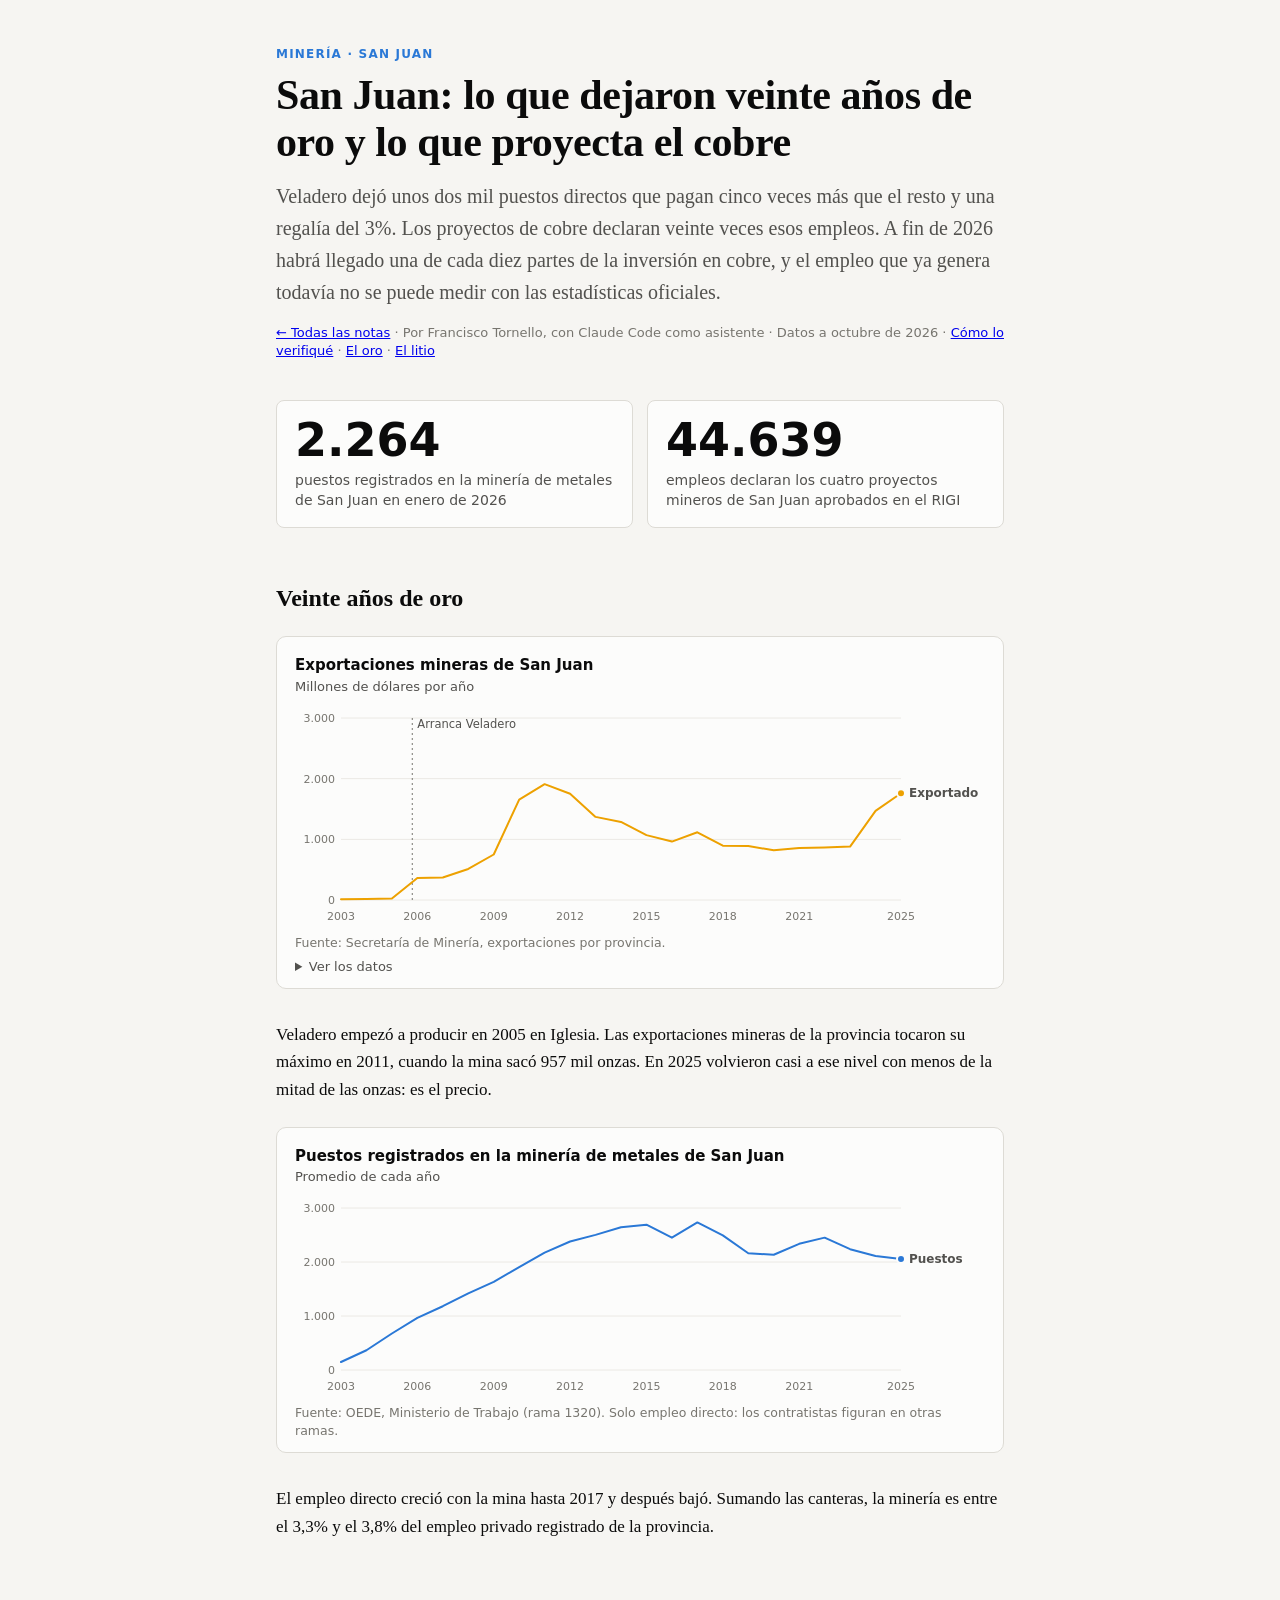
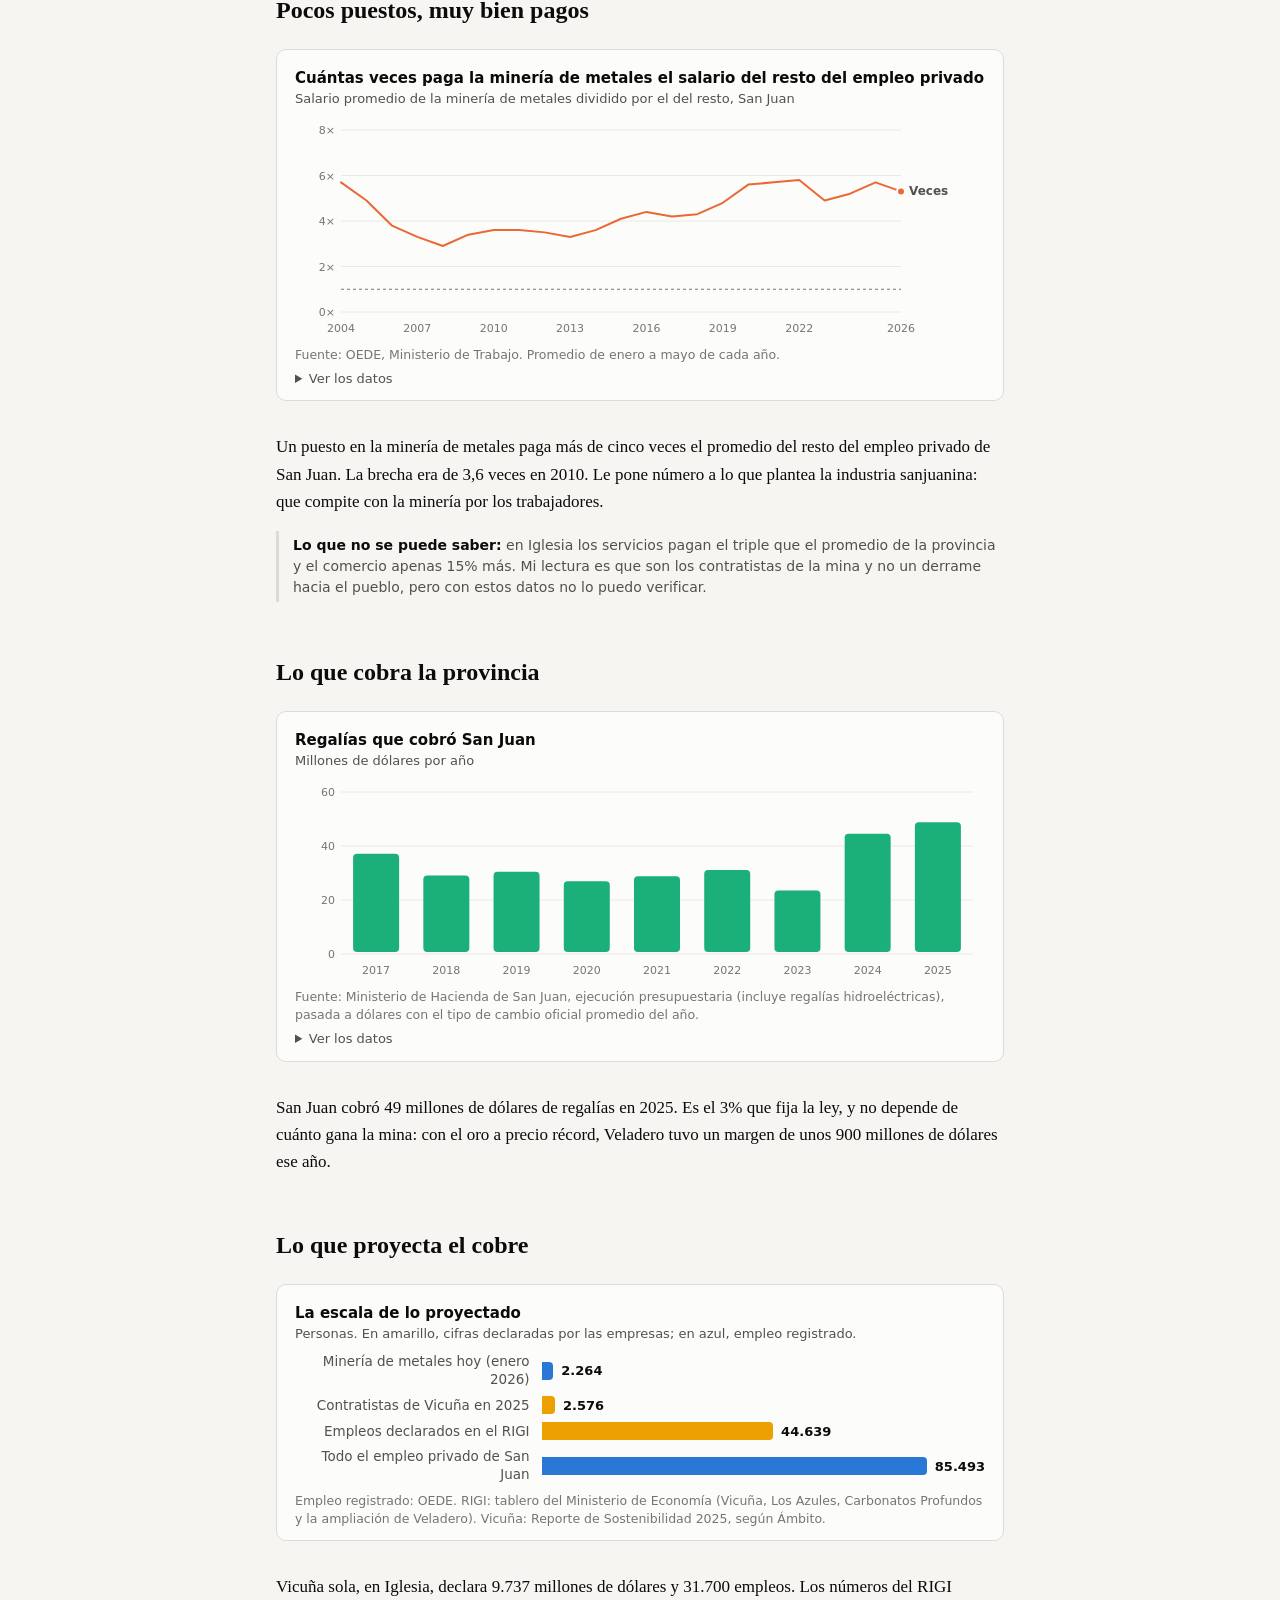
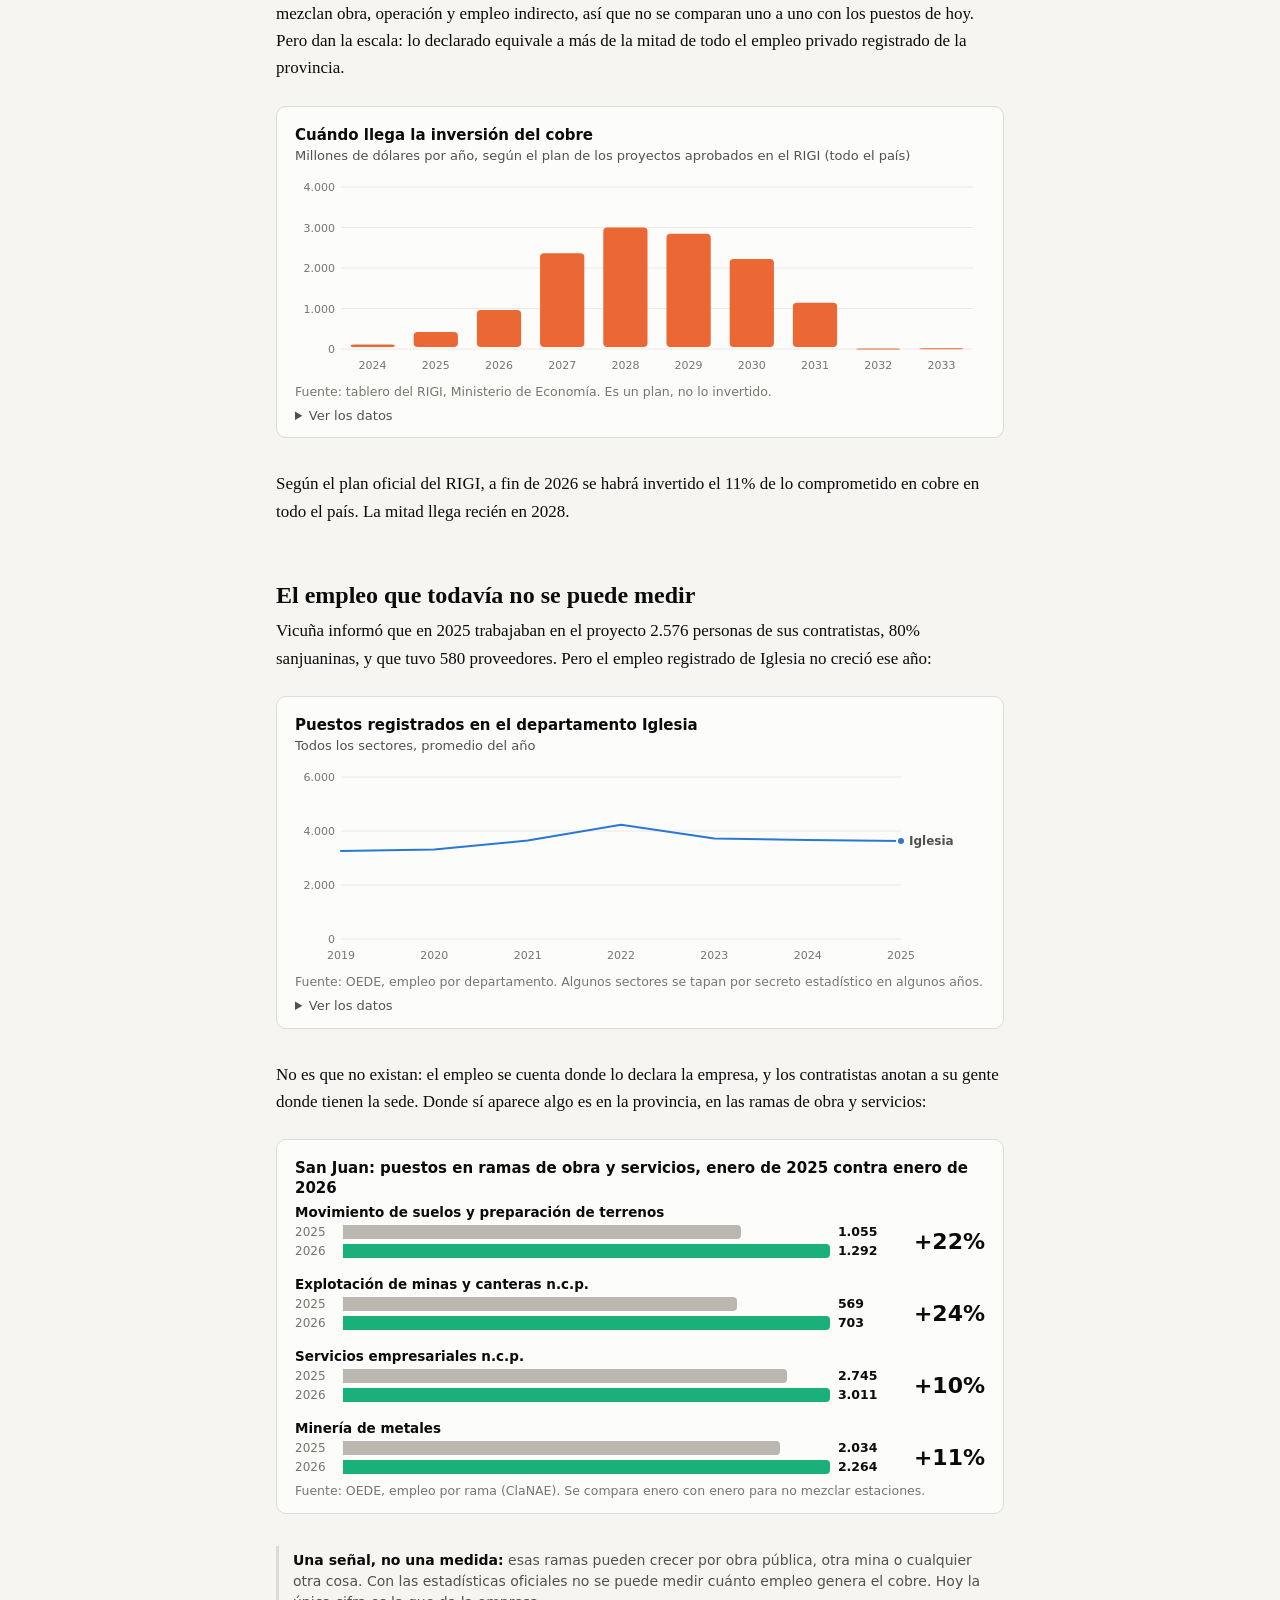
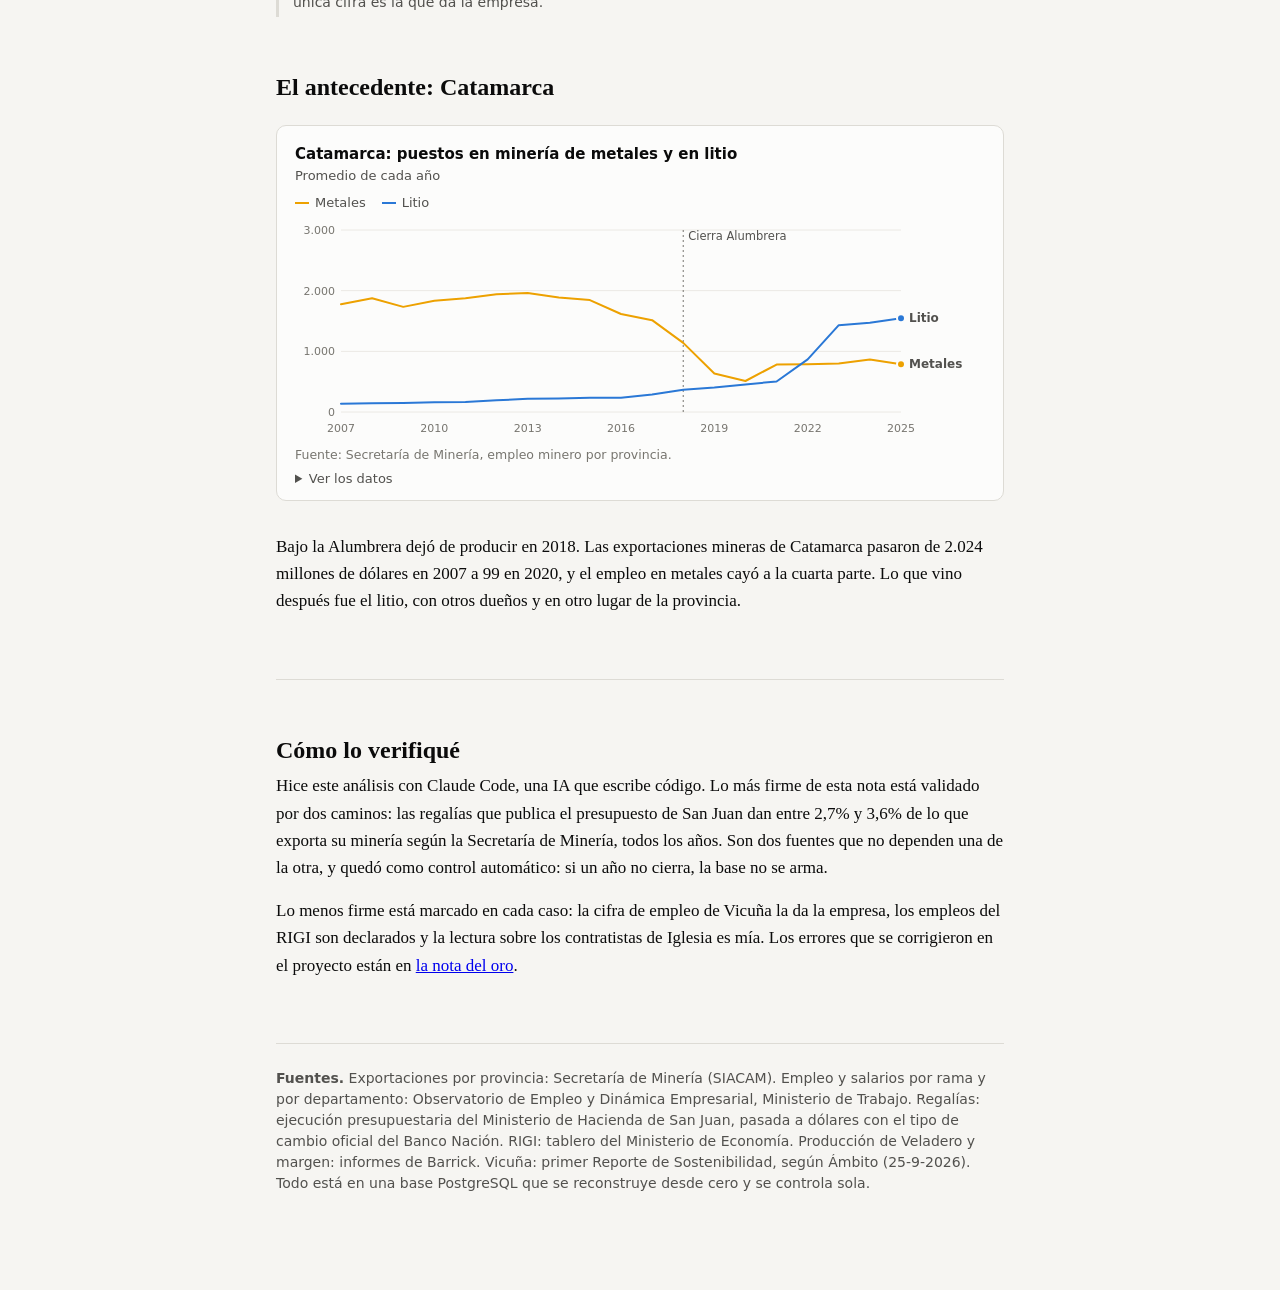
<file: pagina/notas/san-juan.html>
<!doctype html>
<html lang="es">
<head>
<meta charset="utf-8">
<meta name="viewport" content="width=device-width, initial-scale=1">
<title>San Juan, del oro al cobre</title>
<style>
:root {
  color-scheme: light;
  --surface-0: #f6f5f2;
  --surface-1: #fcfcfb;
  --text-primary: #0b0b0b;
  --text-secondary: #52514e;
  --text-muted: #77756f;
  --rule: #dddbd5;
  --grid: #ebe9e4;
  --series-1: #2a78d6;
  --series-2: #eb6834;
  --series-3: #1baf7a;
  --series-4: #eda100;
  --series-5: #e87ba4;
  --otros: #b9b7b0;
  --acento: #2a78d6;
}
@media (prefers-color-scheme: dark) {
  :root:where(:not([data-theme="light"])) {
    color-scheme: dark;
    --surface-0: #121211;
    --surface-1: #1a1a19;
    --text-primary: #ffffff;
    --text-secondary: #c3c2b7;
    --text-muted: #9a988f;
    --rule: #383835;
    --grid: #2a2a28;
    --series-1: #3987e5;
    --series-2: #d95926;
    --series-3: #199e70;
    --series-4: #c98500;
    --series-5: #d55181;
    --otros: #5e5d58;
    --acento: #6da7ec;
  }
}
:root[data-theme="dark"] {
  color-scheme: dark;
  --surface-0: #121211;
  --surface-1: #1a1a19;
  --text-primary: #ffffff;
  --text-secondary: #c3c2b7;
  --text-muted: #9a988f;
  --rule: #383835;
  --grid: #2a2a28;
  --series-1: #3987e5;
  --series-2: #d95926;
  --series-3: #199e70;
  --series-4: #c98500;
  --series-5: #d55181;
  --otros: #5e5d58;
  --acento: #6da7ec;
}
* { box-sizing: border-box; }
body {
  margin: 0;
  background: var(--surface-0);
  color: var(--text-primary);
  font: 17px/1.6 Georgia, "Iowan Old Style", "Times New Roman", serif;
}
.contenedor { max-width: 760px; margin: 0 auto; padding: 0 16px 80px; }
header.portada { padding: 56px 0 24px; border-bottom: 1px solid var(--rule); margin-bottom: 32px; }
.antetitulo { font: 600 13px/1.4 system-ui, sans-serif; letter-spacing: .08em; text-transform: uppercase; color: var(--text-muted); }
h1 { font-size: clamp(30px, 6vw, 44px); line-height: 1.12; margin: 10px 0 16px; letter-spacing: -.01em; }
h2 { font-size: 28px; line-height: 1.2; margin: 56px 0 8px; }
h3 { font: 600 17px/1.35 system-ui, sans-serif; margin: 32px 0 6px; }
p { margin: 0 0 16px; }
.bajada { font-size: 20px; color: var(--text-secondary); }
.nota { font: 14px/1.5 system-ui, sans-serif; color: var(--text-secondary); }
.indice { font: 15px/1.6 system-ui, sans-serif; margin: 24px 0 0; padding-left: 20px; }
.indice a { color: var(--acento); }
.numero-historia { font: 600 13px/1 system-ui, sans-serif; color: var(--acento); letter-spacing: .08em; text-transform: uppercase; margin-top: 64px; }
.limite {
  font: 14px/1.5 system-ui, sans-serif; color: var(--text-secondary);
  border-left: 3px solid var(--rule); padding: 4px 0 4px 14px; margin: 16px 0 24px;
}
.limite strong { color: var(--text-primary); }
figure.grafico {
  margin: 24px 0 32px; background: var(--surface-1); border: 1px solid var(--rule);
  border-radius: 10px; padding: 18px 18px 12px;
}
figure.grafico .titulo { font: 600 15px/1.35 system-ui, sans-serif; margin: 0 0 2px; }
figure.grafico .subtitulo { font: 13px/1.4 system-ui, sans-serif; color: var(--text-secondary); margin: 0 0 10px; }
.leyenda { display: flex; flex-wrap: wrap; gap: 6px 16px; font: 13px/1.3 system-ui, sans-serif; color: var(--text-secondary); margin: 4px 0 6px; }
.leyenda span { display: inline-flex; align-items: center; gap: 6px; }
.leyenda i { display: inline-block; width: 14px; height: 0; border-top: 2px solid; }
.leyenda i.caja { height: 10px; border: none; border-radius: 2px; }
.lienzo { position: relative; }
.lienzo svg { display: block; width: 100%; height: auto; overflow: visible; }
.lienzo text { font-family: system-ui, sans-serif; }
.eje text { font-size: 11px; fill: var(--text-muted); }
.eje line.grilla { stroke: var(--grid); }
.etiqueta { font-size: 12px; fill: var(--text-secondary); font-weight: 600; }
figcaption { font: 12.5px/1.45 system-ui, sans-serif; color: var(--text-muted); margin-top: 8px; }
details.tabla { font: 13px/1.4 system-ui, sans-serif; margin-top: 6px; }
details.tabla summary { cursor: pointer; color: var(--text-secondary); }
details.tabla table, table.datos { border-collapse: collapse; width: 100%; margin: 8px 0; font: 13px/1.4 system-ui, sans-serif; }
details.tabla th, details.tabla td, table.datos th, table.datos td { padding: 4px 8px; border-bottom: 1px solid var(--grid); text-align: right; }
details.tabla th:first-child, details.tabla td:first-child, table.datos th:first-child, table.datos td:first-child { text-align: left; }
table.datos th { color: var(--text-secondary); font-weight: 600; }
.tabla-scroll { overflow-x: auto; }
.cifras { display: grid; grid-template-columns: repeat(auto-fit, minmax(160px, 1fr)); gap: 12px; margin: 24px 0 32px; }
.cifra { background: var(--surface-1); border: 1px solid var(--rule); border-radius: 10px; padding: 14px 16px; }
.cifra .valor { font: 700 30px/1.1 system-ui, sans-serif; letter-spacing: -.01em; }
.cifra .texto { font: 13px/1.4 system-ui, sans-serif; color: var(--text-secondary); margin-top: 6px; }
.tooltip {
  position: absolute; pointer-events: none; z-index: 5; min-width: 140px;
  background: var(--surface-1); border: 1px solid var(--rule); border-radius: 8px;
  box-shadow: 0 4px 16px rgba(0,0,0,.12); padding: 8px 10px; font: 12.5px/1.45 system-ui, sans-serif;
  opacity: 0; transition: opacity .1s;
}
.tooltip .encabezado { color: var(--text-muted); margin-bottom: 4px; }
.tooltip .fila { display: flex; align-items: center; gap: 8px; }
.tooltip .fila i { width: 12px; border-top: 2px solid; }
.tooltip .fila b { font-weight: 700; color: var(--text-primary); min-width: 48px; }
.tooltip .fila span { color: var(--text-secondary); }
footer { border-top: 1px solid var(--rule); margin-top: 64px; padding-top: 24px; }
footer ul { padding-left: 20px; font: 14px/1.6 system-ui, sans-serif; color: var(--text-secondary); }
@media (max-width: 560px) {
  body { font-size: 16px; }
  .bajada { font-size: 18px; }
  figure.grafico { padding: 14px 12px 10px; }
}

/* ---------- piezas visuales de las notas ---------- */
svg.mapa { max-width: 380px; display: block; margin: 0 auto; }
.provincia { fill: var(--grid); stroke: var(--surface-1); stroke-width: .8; }
.provincia.destacada { fill: var(--rule); }
circle.anterior { fill: none; stroke: var(--text-muted); stroke-width: 1.2; stroke-dasharray: 3 2.5; }
line.guia { stroke: var(--text-muted); stroke-width: .8; }
.etiqueta-mapa { font: 600 13px system-ui, sans-serif; fill: var(--text-primary); }
.etiqueta-mapa-valor { font: 12px system-ui, sans-serif; fill: var(--text-secondary); }
.rotulo-fila { font: 13px system-ui, sans-serif; fill: var(--text-secondary); }
.rotulo-fila.fuerte { font-weight: 700; fill: var(--text-primary); }
.valor-fila { font: 600 12.5px system-ui, sans-serif; fill: var(--text-primary); }
line.conector { stroke: var(--text-muted); stroke-dasharray: 2 2; }

.cien-grilla { display: grid; grid-template-columns: repeat(auto-fit, minmax(130px, 1fr)); gap: 18px; margin-top: 8px; }
.cien svg { width: 100%; max-width: 150px; display: block; }
.cien-numero { font: 700 30px/1 system-ui, sans-serif; margin-top: 8px; }
.cien-nombre { font: 600 13.5px/1.3 system-ui, sans-serif; margin-top: 4px; }
.cien-nota { font: 12.5px/1.35 system-ui, sans-serif; color: var(--text-muted); margin-top: 2px; }

.ad { display: grid; gap: 18px; margin-top: 6px; }
.ad-fila { display: grid; grid-template-columns: 1fr auto; column-gap: 12px; row-gap: 4px; }
.ad-nombre { grid-column: 1 / -1; font: 600 13.5px system-ui, sans-serif; }
.ad-barra { grid-column: 1; display: grid; grid-template-columns: 40px 1fr 64px; align-items: center; gap: 8px; }
.ad-anio { font: 12px system-ui, sans-serif; color: var(--text-muted); }
.ad-pista { height: 14px; }
.ad-relleno { height: 100%; border-radius: 0 4px 4px 0; }
.ad-valor { font: 600 12.5px system-ui, sans-serif; }
.ad-cambio { grid-column: 2; grid-row: 2 / span 2; align-self: center; font: 700 22px system-ui, sans-serif; color: var(--text-primary); }

ol.linea-tiempo { list-style: none; margin: 18px 0 8px; padding: 0 0 0 22px; border-left: 2px solid var(--rule); }
ol.linea-tiempo li { position: relative; margin: 0 0 16px; font: 15px/1.45 system-ui, sans-serif; }
ol.linea-tiempo li::before {
  content: ""; position: absolute; left: -29px; top: 5px; width: 12px; height: 12px; border-radius: 50%;
  background: var(--surface-0); border: 2px solid var(--text-muted);
}
ol.linea-tiempo li.sube::before { background: var(--series-3); border-color: var(--series-3); }
ol.linea-tiempo li.baja::before { background: var(--series-2); border-color: var(--series-2); }
ol.linea-tiempo li.rigi::before { background: var(--series-1); border-color: var(--series-1); }
.lt-fecha { display: block; font: 700 12.5px system-ui, sans-serif; color: var(--text-muted); letter-spacing: .04em; }

.dos-cifras { display: grid; grid-template-columns: repeat(auto-fit, minmax(200px, 1fr)); gap: 14px; margin: 24px 0; }
.dos-cifras > div { background: var(--surface-1); border: 1px solid var(--rule); border-radius: 8px; padding: 16px 18px; }
.dos-cifras .n { font: 700 46px/1 system-ui, sans-serif; }
.dos-cifras .t { font: 14px/1.4 system-ui, sans-serif; color: var(--text-secondary); margin-top: 8px; }
.dos-cifras i { display: inline-block; width: 14px; height: 4px; border-radius: 2px; vertical-align: middle; margin-right: 6px; }
.etiqueta-mapa, .etiqueta-mapa-valor { paint-order: stroke; stroke: var(--surface-1); stroke-width: 3px; stroke-linejoin: round; }
.lt-referencia { font: 12.5px/1.45 system-ui, sans-serif; color: var(--text-muted); }
.lt-referencia i { display: inline-block; width: 10px; height: 10px; border-radius: 50%; margin: 0 4px 0 10px; vertical-align: -1px; }
.marca { font: 11.5px system-ui, sans-serif; fill: var(--text-secondary); }

.bh { display: grid; grid-template-columns: minmax(110px, 34%) 1fr; gap: 8px 12px; align-items: center; margin-top: 8px; }
.bh-nombre { font: 13.5px/1.3 system-ui, sans-serif; color: var(--text-secondary); text-align: right; }
.bh-pista { display: flex; align-items: center; gap: 8px; }
.bh-relleno { height: 18px; border-radius: 0 4px 4px 0; min-width: 2px; }
.bh-valor { font: 600 13px system-ui, sans-serif; }
.bh-nota { font: 12px/1.35 system-ui, sans-serif; color: var(--text-muted); margin-top: -4px; }

.tarjetas { display: grid; grid-template-columns: repeat(auto-fit, minmax(260px, 1fr)); gap: 14px; margin: 20px 0; }
.tarjeta { background: var(--surface-1); border: 1px solid var(--rule); border-radius: 8px; padding: 14px 16px; font: 14px/1.45 system-ui, sans-serif; }
.tarjeta p { margin: 8px 0 0; }
.tarjeta .rotulo { display: block; font: 700 11px system-ui, sans-serif; letter-spacing: .08em; text-transform: uppercase; color: var(--text-muted); margin-bottom: 2px; }
.tarjeta s { color: var(--text-secondary); text-decoration-color: var(--series-2); text-decoration-thickness: 2px; }
.tarjeta-n { font: 700 12px system-ui, sans-serif; color: var(--text-muted); }
.tarjeta-como { margin-top: 10px; padding-top: 8px; border-top: 1px solid var(--rule); font: 600 13px system-ui, sans-serif; color: var(--text-primary); }
.tres-cifras { grid-template-columns: repeat(auto-fit, minmax(160px, 1fr)); }

/* Formato de nota: título, bajada, firma e intertítulos. */
.nota-cabecera { padding: 48px 0 8px; }
.seccion-nota { font: 700 12px/1 system-ui, sans-serif; letter-spacing: .1em; text-transform: uppercase; color: var(--acento); }
.nota-cabecera h1 { font-size: clamp(30px, 5.6vw, 42px); margin: 12px 0 14px; }
.firma { font: 13px/1.4 system-ui, sans-serif; color: var(--text-muted); margin: 0 0 8px; }
h2.intertitulo { font-size: 24px; margin: 56px 0 8px; }
.nota-corta { font-size: 17px; }
.separador { border: 0; border-top: 1px solid var(--rule); margin: 64px 0 0; }
</style>
</head>
<body>
<div class="contenedor">

<header class="nota-cabecera">
  <div class="seccion-nota">Minería · San Juan</div>
  <h1>San Juan: lo que dejaron veinte años de oro y lo que proyecta el cobre</h1>
  <p class="bajada">Veladero dejó unos dos mil puestos directos que pagan cinco veces más que el resto y una regalía del 3%. Los proyectos de cobre declaran veinte veces esos empleos. A fin de 2026 habrá llegado una de cada diez partes de la inversión en cobre, y el empleo que ya genera todavía no se puede medir con las estadísticas oficiales.</p>
  <p class="firma"><a href="../index.html">← Todas las notas</a> · Por Francisco Tornello, con Claude Code como asistente · Datos a octubre de 2026 · <a href="#como-lo-verifique">Cómo lo verifiqué</a> · <a href="oro.html">El oro</a> · <a href="litio.html">El litio</a></p>
</header>

<div class="dos-cifras">
  <div><div class="n" id="c-hoy"></div><div class="t">puestos registrados en la minería de metales de San Juan en enero de 2026</div></div>
  <div><div class="n" id="c-rigi"></div><div class="t">empleos declaran los cuatro proyectos mineros de San Juan aprobados en el RIGI</div></div>
</div>

<h2 class="intertitulo">Veinte años de oro</h2>
<figure class="grafico" id="g-exportado"></figure>
<p class="nota-corta">Veladero empezó a producir en 2005 en Iglesia. Las exportaciones mineras de la provincia tocaron su máximo en 2011, cuando la mina sacó 957 mil onzas. En 2025 volvieron casi a ese nivel con menos de la mitad de las onzas: es el precio.</p>
<figure class="grafico" id="g-puestos"></figure>
<p class="nota-corta">El empleo directo creció con la mina hasta 2017 y después bajó. Sumando las canteras, la minería es entre el 3,3% y el 3,8% del empleo privado registrado de la provincia.</p>

<h2 class="intertitulo">Pocos puestos, muy bien pagos</h2>
<figure class="grafico" id="g-salarios"></figure>
<p class="nota-corta">Un puesto en la minería de metales paga más de cinco veces el promedio del resto del empleo privado de San Juan. La brecha era de 3,6 veces en 2010. Le pone número a lo que plantea la industria sanjuanina: que compite con la minería por los trabajadores.</p>
<p class="limite"><strong>Lo que no se puede saber:</strong> en Iglesia los servicios pagan el triple que el promedio de la provincia y el comercio apenas 15% más. Mi lectura es que son los contratistas de la mina y no un derrame hacia el pueblo, pero con estos datos no lo puedo verificar.</p>

<h2 class="intertitulo">Lo que cobra la provincia</h2>
<figure class="grafico" id="g-regalias"></figure>
<p class="nota-corta">San Juan cobró <span id="c-reg"></span> millones de dólares de regalías en 2025. Es el 3% que fija la ley, y no depende de cuánto gana la mina: con el oro a precio récord, Veladero tuvo un margen de unos 900 millones de dólares ese año.</p>

<h2 class="intertitulo">Lo que proyecta el cobre</h2>
<figure class="grafico" id="g-escala"></figure>
<p class="nota-corta">Vicuña sola, en Iglesia, declara 9.737 millones de dólares y 31.700 empleos. Los números del RIGI mezclan obra, operación y empleo indirecto, así que no se comparan uno a uno con los puestos de hoy. Pero dan la escala: lo declarado equivale a más de la mitad de todo el empleo privado registrado de la provincia.</p>
<figure class="grafico" id="g-calendario"></figure>
<p class="nota-corta">Según el plan oficial del RIGI, a fin de 2026 se habrá invertido el <span id="c-pct-2026"></span> de lo comprometido en cobre en todo el país. La mitad llega recién en 2028.</p>

<h2 class="intertitulo">El empleo que todavía no se puede medir</h2>
<p class="nota-corta">Vicuña informó que en 2025 trabajaban en el proyecto 2.576 personas de sus contratistas, 80% sanjuaninas, y que tuvo 580 proveedores. Pero el empleo registrado de Iglesia no creció ese año:</p>
<figure class="grafico" id="g-iglesia"></figure>
<p class="nota-corta">No es que no existan: el empleo se cuenta donde lo declara la empresa, y los contratistas anotan a su gente donde tienen la sede. Donde sí aparece algo es en la provincia, en las ramas de obra y servicios:</p>
<figure class="grafico" id="g-ramas"></figure>
<p class="limite"><strong>Una señal, no una medida:</strong> esas ramas pueden crecer por obra pública, otra mina o cualquier otra cosa. Con las estadísticas oficiales no se puede medir cuánto empleo genera el cobre. Hoy la única cifra es la que da la empresa.</p>

<h2 class="intertitulo">El antecedente: Catamarca</h2>
<figure class="grafico" id="g-catamarca"></figure>
<p class="nota-corta">Bajo la Alumbrera dejó de producir en 2018. Las exportaciones mineras de Catamarca pasaron de 2.024 millones de dólares en 2007 a 99 en 2020, y el empleo en metales cayó a la cuarta parte. Lo que vino después fue el litio, con otros dueños y en otro lugar de la provincia.</p>

<hr class="separador" id="como-lo-verifique">
<h2 class="intertitulo">Cómo lo verifiqué</h2>
<p class="nota-corta">Hice este análisis con Claude Code, una IA que escribe código. Lo más firme de esta nota está validado por dos caminos: las regalías que publica el presupuesto de San Juan dan entre 2,7% y 3,6% de lo que exporta su minería según la Secretaría de Minería, todos los años. Son dos fuentes que no dependen una de la otra, y quedó como control automático: si un año no cierra, la base no se arma.</p>
<p class="nota-corta">Lo menos firme está marcado en cada caso: la cifra de empleo de Vicuña la da la empresa, los empleos del RIGI son declarados y la lectura sobre los contratistas de Iglesia es mía. Los errores que se corrigieron en el proyecto están en <a href="oro.html#como-lo-hice">la nota del oro</a>.</p>

<footer>
  <p class="nota"><strong>Fuentes.</strong> Exportaciones por provincia: Secretaría de Minería (SIACAM). Empleo y salarios por rama y por departamento: Observatorio de Empleo y Dinámica Empresarial, Ministerio de Trabajo. Regalías: ejecución presupuestaria del Ministerio de Hacienda de San Juan, pasada a dólares con el tipo de cambio oficial del Banco Nación. RIGI: tablero del Ministerio de Economía. Producción de Veladero y margen: informes de Barrick. Vicuña: primer Reporte de Sostenibilidad, según Ámbito (25-9-2026). Todo está en una base PostgreSQL que se reconstruye desde cero y se controla sola.</p>
</footer>

</div>

<script>
const DATOS = {"cerro_negro": [{"anio": 2016, "ley": 14.35, "toneladas": 827}, {"anio": 2017, "ley": 14.31, "toneladas": 1031}, {"anio": 2018, "ley": 13.89, "toneladas": 1126}, {"anio": 2021, "ley": 10.152, "toneladas": 885}, {"anio": 2022, "ley": 9.84, "toneladas": 946}, {"anio": 2023, "ley": 8.314, "toneladas": 1076}, {"anio": 2024, "ley": 9.379, "toneladas": 837}, {"anio": 2025, "ley": 8.287, "toneladas": 789}], "veladero_margen": [{"anio": 2017, "precio": 1258, "aisc": 987}, {"anio": 2018, "precio": 1269, "aisc": 1154}, {"anio": 2019, "precio": 1393, "aisc": 1105}, {"anio": 2020, "precio": 1770, "aisc": 1308}, {"anio": 2021, "precio": 1800, "aisc": 1493}, {"anio": 2022, "precio": 1801, "aisc": 1528}, {"anio": 2023, "precio": 1943, "aisc": 1516}, {"anio": 2024, "precio": 2388, "aisc": 1334}, {"anio": 2025, "precio": 3442, "aisc": 1450}], "pagos_oro": [{"mina": "Cerro Negro", "anio": 2022, "valor_musd": 501, "pagado_musd": 88, "pct": 17.6}, {"mina": "Cerro Negro", "anio": 2023, "valor_musd": 523, "pagado_musd": 71, "pct": 13.6}, {"mina": "Cerro Negro", "anio": 2024, "valor_musd": 568, "pagado_musd": 36, "pct": 6.3}, {"mina": "Cerro Negro", "anio": 2025, "valor_musd": 695, "pagado_musd": 55, "pct": 7.9}, {"mina": "Cerro Vanguardia", "anio": 2024, "valor_musd": 418, "pagado_musd": 60, "pct": 14.4}, {"mina": "Cerro Vanguardia", "anio": 2025, "valor_musd": 616, "pagado_musd": 125, "pct": 20.3}, {"mina": "Lindero", "anio": 2022, "valor_musd": 213, "pagado_musd": 20, "pct": 9.5}, {"mina": "Lindero", "anio": 2023, "valor_musd": 197, "pagado_musd": 17, "pct": 8.7}, {"mina": "Lindero", "anio": 2024, "valor_musd": 232, "pagado_musd": 15, "pct": 6.6}, {"mina": "Lindero", "anio": 2025, "valor_musd": 301, "pagado_musd": 10, "pct": 3.3}, {"mina": "Veladero", "anio": 2022, "valor_musd": 702, "pagado_musd": 220, "pct": 31.3}, {"mina": "Veladero", "anio": 2023, "valor_musd": 804, "pagado_musd": 253, "pct": 31.5}, {"mina": "Veladero", "anio": 2024, "valor_musd": 1203, "pagado_musd": 212, "pct": 17.6}, {"mina": "Veladero", "anio": 2025, "valor_musd": 1583, "pagado_musd": 363, "pct": 22.9}], "litio_destinos": [{"anio": 2012, "total_musd": 58, "china": 20, "eeuu": 59, "japon": 14, "corea": 0}, {"anio": 2013, "total_musd": 61, "china": 31, "eeuu": 57, "japon": 0, "corea": 0}, {"anio": 2014, "total_musd": 80, "china": 52, "eeuu": 32, "japon": 7, "corea": 0}, {"anio": 2015, "total_musd": 91, "china": 28, "eeuu": 57, "japon": 7, "corea": 0}, {"anio": 2016, "total_musd": 192, "china": 15, "eeuu": 37, "japon": 35, "corea": 6}, {"anio": 2017, "total_musd": 224, "china": 20, "eeuu": 24, "japon": 38, "corea": 11}, {"anio": 2018, "total_musd": 275, "china": 38, "eeuu": 22, "japon": 15, "corea": 14}, {"anio": 2019, "total_musd": 195, "china": 27, "eeuu": 26, "japon": 27, "corea": 0}, {"anio": 2020, "total_musd": 129, "china": 42, "eeuu": 31, "japon": 6, "corea": 0}, {"anio": 2021, "total_musd": 208, "china": 42, "eeuu": 19, "japon": 16, "corea": 7}, {"anio": 2022, "total_musd": 695, "china": 41, "eeuu": 9, "japon": 31, "corea": 13}, {"anio": 2023, "total_musd": 849, "china": 43, "eeuu": 11, "japon": 25, "corea": 11}, {"anio": 2024, "total_musd": 645, "china": 67, "eeuu": 14, "japon": 4, "corea": 10}, {"anio": 2025, "total_musd": 915, "china": 75, "eeuu": 9, "japon": 0, "corea": 4}], "litio_eeuu": [{"anio": 2012, "argentina": 4428, "chile": 4219, "referencia": null}, {"anio": 2013, "argentina": 4538, "chile": 4413, "referencia": null}, {"anio": 2014, "argentina": 4641, "chile": 4599, "referencia": null}, {"anio": 2015, "argentina": 4929, "chile": 4449, "referencia": null}, {"anio": 2016, "argentina": 5284, "chile": 4589, "referencia": null}, {"anio": 2017, "argentina": 4950, "chile": 5095, "referencia": null}, {"anio": 2018, "argentina": 6350, "chile": 8496, "referencia": 14000}, {"anio": 2019, "argentina": 5605, "chile": 12804, "referencia": 11563}, {"anio": 2020, "argentina": 5434, "chile": 8519, "referencia": 7729}, {"anio": 2021, "argentina": 6056, "chile": 7008, "referencia": 15542}, {"anio": 2022, "argentina": 7106, "chile": 13585, "referencia": 69500}, {"anio": 2023, "argentina": 10920, "chile": 19625, "referencia": 39386}, {"anio": 2024, "argentina": 11587, "chile": 14229, "referencia": 12526}, {"anio": 2025, "argentina": 10864, "chile": 9551, "referencia": 9485}], "litio_operaciones": [{"mina": "Olaroz", "periodo": "07/2021 a 06/2022", "ingresos_musd": 292.8, "ebitda_musd": 220.4, "resultado_bruto_musd": null, "costos_financieros_musd": null, "resultado_neto_musd": null}, {"mina": "Olaroz", "periodo": "07/2022 a 06/2023", "ingresos_musd": 592.2, "ebitda_musd": 475.2, "resultado_bruto_musd": null, "costos_financieros_musd": null, "resultado_neto_musd": null}, {"mina": "Cauchari-Olaroz", "periodo": "01/2023 a 12/2023", "ingresos_musd": 34.521, "ebitda_musd": null, "resultado_bruto_musd": 6.722, "costos_financieros_musd": 0, "resultado_neto_musd": 129.543}, {"mina": "Cauchari-Olaroz", "periodo": "01/2024 a 12/2024", "ingresos_musd": 197.685, "ebitda_musd": null, "resultado_bruto_musd": 19.705, "costos_financieros_musd": -36.189, "resultado_neto_musd": -32.835}, {"mina": "Cauchari-Olaroz", "periodo": "01/2025 a 12/2025", "ingresos_musd": 271.467, "ebitda_musd": null, "resultado_bruto_musd": 32.954, "costos_financieros_musd": -138.595, "resultado_neto_musd": -38.761}], "olaroz_pagos": [{"anio": 2021, "musd": 5.2}, {"anio": 2022, "musd": 22.5}, {"anio": 2023, "musd": 74.2}, {"anio": 2024, "musd": 66.1}], "san_juan": [{"anio": 2003, "exportado_musd": 12, "puestos": 148}, {"anio": 2004, "exportado_musd": 16, "puestos": 366}, {"anio": 2005, "exportado_musd": 26, "puestos": 676}, {"anio": 2006, "exportado_musd": 363, "puestos": 964}, {"anio": 2007, "exportado_musd": 370, "puestos": 1181}, {"anio": 2008, "exportado_musd": 512, "puestos": 1420}, {"anio": 2009, "exportado_musd": 750, "puestos": 1633}, {"anio": 2010, "exportado_musd": 1654, "puestos": 1905}, {"anio": 2011, "exportado_musd": 1909, "puestos": 2174}, {"anio": 2012, "exportado_musd": 1752, "puestos": 2380}, {"anio": 2013, "exportado_musd": 1370, "puestos": 2502}, {"anio": 2014, "exportado_musd": 1286, "puestos": 2645}, {"anio": 2015, "exportado_musd": 1069, "puestos": 2691}, {"anio": 2016, "exportado_musd": 963, "puestos": 2451}, {"anio": 2017, "exportado_musd": 1116, "puestos": 2732}, {"anio": 2018, "exportado_musd": 896, "puestos": 2494}, {"anio": 2019, "exportado_musd": 890, "puestos": 2163}, {"anio": 2020, "exportado_musd": 819, "puestos": 2134}, {"anio": 2021, "exportado_musd": 857, "puestos": 2337}, {"anio": 2022, "exportado_musd": 865, "puestos": 2451}, {"anio": 2023, "exportado_musd": 880, "puestos": 2237}, {"anio": 2024, "exportado_musd": 1469, "puestos": 2111}, {"anio": 2025, "exportado_musd": 1759, "puestos": 2054}], "salarios": [{"anio": 2004, "veces": 5.7}, {"anio": 2005, "veces": 4.9}, {"anio": 2006, "veces": 3.8}, {"anio": 2007, "veces": 3.3}, {"anio": 2008, "veces": 2.9}, {"anio": 2009, "veces": 3.4}, {"anio": 2010, "veces": 3.6}, {"anio": 2011, "veces": 3.6}, {"anio": 2012, "veces": 3.5}, {"anio": 2013, "veces": 3.3}, {"anio": 2014, "veces": 3.6}, {"anio": 2015, "veces": 4.1}, {"anio": 2016, "veces": 4.4}, {"anio": 2017, "veces": 4.2}, {"anio": 2018, "veces": 4.3}, {"anio": 2019, "veces": 4.8}, {"anio": 2020, "veces": 5.6}, {"anio": 2021, "veces": 5.7}, {"anio": 2022, "veces": 5.8}, {"anio": 2023, "veces": 4.9}, {"anio": 2024, "veces": 5.2}, {"anio": 2025, "veces": 5.7}, {"anio": 2026, "veces": 5.3}], "rigi_calendario": [{"anio": 2024, "cobre": 109, "litio": 374, "oro_plata": 44}, {"anio": 2025, "cobre": 419, "litio": 948, "oro_plata": 105}, {"anio": 2026, "cobre": 962, "litio": 1358, "oro_plata": 259}, {"anio": 2027, "cobre": 2362, "litio": 1141, "oro_plata": 372}, {"anio": 2028, "cobre": 2999, "litio": 749, "oro_plata": 380}, {"anio": 2029, "cobre": 2843, "litio": 229, "oro_plata": 206}, {"anio": 2030, "cobre": 2223, "litio": 190, "oro_plata": 37}, {"anio": 2031, "cobre": 1144, "litio": 339, "oro_plata": 20}, {"anio": 2032, "cobre": 11, "litio": 384, "oro_plata": 21}, {"anio": 2033, "cobre": 16, "litio": 75, "oro_plata": 14}], "catamarca": [{"anio": 2007, "metaliferos": 1776, "litio": 138}, {"anio": 2008, "metaliferos": 1876, "litio": 143}, {"anio": 2009, "metaliferos": 1733, "litio": 150}, {"anio": 2010, "metaliferos": 1833, "litio": 161}, {"anio": 2011, "metaliferos": 1875, "litio": 164}, {"anio": 2012, "metaliferos": 1941, "litio": 192}, {"anio": 2013, "metaliferos": 1963, "litio": 217}, {"anio": 2014, "metaliferos": 1886, "litio": 224}, {"anio": 2015, "metaliferos": 1845, "litio": 233}, {"anio": 2016, "metaliferos": 1615, "litio": 236}, {"anio": 2017, "metaliferos": 1514, "litio": 288}, {"anio": 2018, "metaliferos": 1139, "litio": 368}, {"anio": 2019, "metaliferos": 636, "litio": 404}, {"anio": 2020, "metaliferos": 511, "litio": 455}, {"anio": 2021, "metaliferos": 782, "litio": 503}, {"anio": 2022, "metaliferos": 789, "litio": 867}, {"anio": 2023, "metaliferos": 801, "litio": 1431}, {"anio": 2024, "metaliferos": 864, "litio": 1471}, {"anio": 2025, "metaliferos": 788, "litio": 1546}], "oro_mapa": [{"mina": "Veladero", "provincia": "San Juan", "lat": -29.40026, "lon": -69.91594, "q2015": 602.0, "q2025": 460.0, "ultimo_anio": 2025}, {"mina": "Cerro Negro", "provincia": "Santa Cruz", "lat": -46.90743, "lon": -70.22152, "q2015": 507.4, "q2025": 202.0, "ultimo_anio": 2025}, {"mina": "Cerro Vanguardia", "provincia": "Santa Cruz", "lat": -48.39861, "lon": -68.29083, "q2015": null, "q2025": 179.0, "ultimo_anio": 2025}, {"mina": "Lindero", "provincia": "Salta", "lat": -25.09772, "lon": -67.75905, "q2015": null, "q2025": 87.5, "ultimo_anio": 2025}, {"mina": "Cerro Moro", "provincia": "Santa Cruz", "lat": -48.11, "lon": -66.65, "q2015": null, "q2025": 83.1, "ultimo_anio": 2025}, {"mina": "San José", "provincia": "Santa Cruz", "lat": -46.66848, "lon": -70.29747, "q2015": null, "q2025": 77.0, "ultimo_anio": 2025}, {"mina": "Gualcamayo", "provincia": "San Juan", "lat": -29.72, "lon": -68.629, "q2015": 180.7, "q2025": null, "ultimo_anio": 2022}, {"mina": "Bajo la Alumbrera", "provincia": "Catamarca", "lat": -27.19, "lon": -66.36, "q2015": 196.5, "q2025": null, "ultimo_anio": 2015}], "oro_cascada": [{"mina": "Resto de las minas", "q2015": 732, "q2025": 351}, {"mina": "Cerro Negro", "q2015": 507, "q2025": 202}, {"mina": "Lindero", "q2015": 0, "q2025": 88}, {"mina": "Veladero", "q2015": 602, "q2025": 460}, {"mina": "Bajo la Alumbrera", "q2015": 197, "q2025": 0}, {"mina": "Cerro Moro", "q2015": 0, "q2025": 83}, {"mina": "País", "q2015": 2038, "q2025": 1184}], "cerro_negro_promesa": [{"anio": 2015, "producido": 507.4, "prometido": null}, {"anio": 2016, "producido": 363.0, "prometido": null}, {"anio": 2017, "producido": 452.0, "prometido": null}, {"anio": 2018, "producido": 489.0, "prometido": null}, {"anio": 2019, "producido": null, "prometido": null}, {"anio": 2020, "producido": 216.0, "prometido": null}, {"anio": 2021, "producido": 270.0, "prometido": null}, {"anio": 2022, "producido": 278.0, "prometido": null}, {"anio": 2023, "producido": 269.0, "prometido": null}, {"anio": 2024, "producido": 238.0, "prometido": 350}, {"anio": 2025, "producido": 202.0, "prometido": 350}], "hechos": [{"mina": "Veladero", "fecha": "2005-10-11", "precision": "mes", "tipo": "Inicio", "descripcion": "Se inaugura la explotación de Veladero, en Iglesia, San Juan.", "fuente": "Página/12, 10-10-2005: https://www.pagina12.com.ar/diario/economia/2-57707-2005-10-10.html"}, {"mina": "Cerro Negro", "fecha": "2015-01-01", "precision": "año", "tipo": "Inicio", "descripcion": "Cerro Negro (Goldcorp, Santa Cruz) entra en producción comercial.", "fuente": "Goldcorp, MD&A 2015 (SEC): https://www.sec.gov/Archives/edgar/data/919239/000119312516521641/d135734dex992.htm"}, {"mina": "Veladero", "fecha": "2017-06-30", "precision": "día", "tipo": "Cambio de dueño", "descripcion": "La china Shandong Gold compra la mitad de Veladero a Barrick por 960 millones de dólares.", "fuente": "Barrick, comunicado del 30-6-2017: https://www.barrick.com/English/news/news-details/2017/Barrick-and-Shandong-Complete-Formation-of-Joint-Venture-at-Veladero-Mine/default.aspx"}, {"mina": "Bajo la Alumbrera", "fecha": "2018-01-01", "precision": "año", "tipo": "Cierre", "descripcion": "Bajo la Alumbrera, en Catamarca, deja de producir.", "fuente": "Secretaría de Minería: exportaciones de Catamarca (consulta P19)"}, {"mina": "Cerro Moro", "fecha": "2018-01-01", "precision": "año", "tipo": "Inicio", "descripcion": "Cerro Moro (Yamana Gold, Santa Cruz) empieza a producir.", "fuente": "Yamana Gold, MD&A 2019 (SEC): https://www.sec.gov/Archives/edgar/data/1264089/000126408920000016/ex992q42019mda.htm"}, {"mina": "Cerro Negro", "fecha": "2019-04-18", "precision": "día", "tipo": "Cambio de dueño", "descripcion": "Newmont compra Goldcorp y se queda con Cerro Negro.", "fuente": "Newmont, Full Year and Q4 2019 Regional Operating Statistics"}, {"mina": "Cerro Negro", "fecha": "2020-01-01", "precision": "año", "tipo": "Freno", "descripcion": "Newmont pone Cerro Negro un tiempo en cuidado y mantenimiento.", "fuente": "Newmont, Annual Report 2020"}, {"mina": "Lindero", "fecha": "2020-10-20", "precision": "día", "tipo": "Inicio", "descripcion": "Primer oro de Lindero (Fortuna, Salta).", "fuente": "Fortuna, comunicado del 20-10-2020: https://www.globalminingreview.com/mining/22102020/fortuna-announces-first-gold-pour-at-lindero-mine"}, {"mina": "Fenix", "fecha": "2022-07-01", "precision": "mes", "tipo": "Denuncia", "descripcion": "La Aduana denuncia a Livent, que exporta desde Fénix (Catamarca), por declarar el carbonato de litio a 5.100 dólares la tonelada en 403 operaciones de 2018 y 2019, y le reclama 8 millones de dólares. Un mes antes había fijado una referencia de 53.000.", "fuente": "Bloomberg Línea, 14-7-2022: https://www.bloomberglinea.com/2022/07/12/litio-en-argentina-bajo-sospecha-aduana-notifico-a-livent-con-multa-millonaria/"}, {"mina": "Cerro Negro", "fecha": "2023-06-01", "precision": "día", "tipo": "Promesa", "descripcion": "Newmont anuncia una inversión de 540 millones de dólares para extender la vida de la mina hasta 2034 y subir la producción a más de 350 mil onzas por año desde 2024.", "fuente": "Bloomberg Línea, 1-6-2023: https://www.bloomberglinea.com/english/worlds-biggest-gold-producer-to-invest-540m-in-argentinas-cerro-negro-mine/"}, {"mina": "Cerro Negro", "fecha": "2024-04-09", "precision": "día", "tipo": "Accidente", "descripcion": "Mueren dos trabajadores del equipo de Servicios Técnicos de Newmont. La mina queda suspendida unas seis semanas.", "fuente": "Newmont, comunicado del 10-4-2024: https://www.newmont.com/investors/news-release/news-details/2024/Cerro-Negro-Incident/default.aspx; Energiminas, 24-5-2024: https://energiminas.com/2024/05/24/newmont-reabre-mina-de-oro-cerro-negro-en-argentina/"}, {"mina": "Gualcamayo", "fecha": "2026-01-13", "precision": "día", "tipo": "RIGI", "descripcion": "El proyecto Carbonatos Profundos, para reactivar Gualcamayo, entra al RIGI.", "fuente": "Tablero RIGI, Ministerio de Economía (tabla rigi_proyecto)"}, {"mina": "Argentina", "fecha": "2026-02-04", "precision": "día", "tipo": "Acuerdo", "descripcion": "Argentina y Estados Unidos firman en Washington un acuerdo marco sobre minerales críticos.", "fuente": "Energiminas, 5-2-2026: https://energiminas.com/2026/02/05/minerales-criticos-argentina-y-estados-unidos-firman-un-acuerdo-para-consolidar-cadenas-de-valor-mas-solidas/"}, {"mina": "Veladero", "fecha": "2026-03-30", "precision": "día", "tipo": "RIGI", "descripcion": "La ampliación de las fases 8 y 9 de lixiviación de Veladero entra al RIGI.", "fuente": "Tablero RIGI, Ministerio de Economía (tabla rigi_proyecto)"}], "correcciones": [{"numero": 1, "fecha": "2026-10-13", "tipo": "Dato", "lo_que_se_dijo": "Por el secreto estadístico, la base de exportaciones del INDEC no sirve desde 2018.", "lo_correcto": "Desde 2018 se tapan algunos destinos, pero el INDEC agrega una fila confidencial con el resto. Lo que se pierde es parte del destino, no el total.", "como_se_detecto": "Volver a la fuente", "que_quedo": "Se usa el INDEC completo, con la fila confidencial."}, {"numero": 2, "fecha": "2026-10-13", "tipo": "Dato", "lo_que_se_dijo": "Desde 2018 el total exportado de cada producto en el INDEC sigue siendo exacto.", "lo_correcto": "Es cierto para el oro, no para el litio ni la plata. En 2022 el INDEC muestra 76 millones de dólares de litio y la Secretaría de Minería 207.", "como_se_detecto": "Cruce de fuentes", "que_quedo": "Control: el oro tiene que coincidir entre las dos fuentes todos los años; el litio, solo hasta 2017."}, {"numero": 3, "fecha": "2026-10-13", "tipo": "Método", "lo_que_se_dijo": "Que la Secretaría de Minería y el INDEC den lo mismo valida el dato por dos caminos.", "lo_correcto": "La Secretaría arma sus series con datos del INDEC: no son independientes. La validación independiente son los países compradores (UN Comtrade).", "como_se_detecto": "Volver a la fuente", "que_quedo": "Se cargaron los datos de los países compradores y quedaron como control."}, {"numero": 4, "fecha": "2026-10-13", "tipo": "Modelo de datos", "lo_que_se_dijo": "Los puestos de trabajo son números enteros.", "lo_correcto": "Hay 268 filas con medio puesto (11,5) en cuatro meses de 2009, 2012 y 2013.", "como_se_detecto": "Control automático", "que_quedo": "La columna pasó a admitir decimales."}, {"numero": 5, "fecha": "2026-10-13", "tipo": "Dato", "lo_que_se_dijo": "El litio exportado en 2022 fue de 207 millones de dólares.", "lo_correcto": "Fue de 695 millones. El archivo mensual de la Secretaría pone desde 2018 lo que está bajo secreto en un grupo \"Otro\", y parte del litio está ahí.", "como_se_detecto": "Cruce de fuentes", "que_quedo": "Para el litio se usan totales anuales. Quedó anotado que entre 2018 y 2023 no hay serie mensual confiable."}, {"numero": 6, "fecha": "2026-10-13", "tipo": "Contexto desactualizado", "lo_que_se_dijo": "Panorama de temas armado con notas de prensa de marzo a junio: la reforma de la Ley de Glaciares y la llegada del RIGI como debates abiertos.", "lo_correcto": "Las dos cosas ya estaban resueltas en octubre de 2026: la ley se reformó en abril y los grandes proyectos ya habían entrado al RIGI.", "como_se_detecto": "Francisco", "que_quedo": "El panorama se rehízo con las portadas de esa semana de cinco medios mineros."}, {"numero": 7, "fecha": "2026-10-13", "tipo": "Interpretación", "lo_que_se_dijo": "El índice oficial de producción de doré (de 156 a 35) mide cuánto cayó el oro.", "lo_correcto": "Ese índice cae mucho más que las otras dos medidas, que coinciden entre sí. Sirve para la dirección, no para el tamaño: la caída es de alrededor del 40%, no del 80%.", "como_se_detecto": "Cruce de fuentes", "que_quedo": "Para la magnitud se usan las dos medidas que coinciden; la tercera queda anotada."}, {"numero": 8, "fecha": "2026-10-13", "tipo": "Supuesto del control", "lo_que_se_dijo": "Las regalías de San Juan tienen que dar entre 1,5% y 3,5% de lo exportado.", "lo_correcto": "2022 da 3,6%. El renglón de regalías incluye las hidroeléctricas y se pasa a dólares con el promedio anual.", "como_se_detecto": "Control automático", "que_quedo": "El rango se amplió a 2% a 4% y quedó escrito por qué."}, {"numero": 9, "fecha": "2026-10-14", "tipo": "Interpretación", "lo_que_se_dijo": "La caída del oro del país se explica por minas que se agotan.", "lo_correcto": "Parte se explica por un cierre: Bajo la Alumbrera, en Catamarca, también producía oro y cerró en 2018. Y la mina que más cayó no es Veladero sino Cerro Negro, en Santa Cruz (−60% desde 2015).", "como_se_detecto": "Buscar más datos", "que_quedo": "Se armó la producción por mina a partir de los informes de 15 empresas."}, {"numero": 10, "fecha": "2026-10-14", "tipo": "Dato", "lo_que_se_dijo": "Cada pago de la base canadiense ESTMA aparece una vez.", "lo_correcto": "Algunos pagos aparecen dos veces, por ejemplo Pachón en 2025, que informan Glencore y su filial con los mismos montos.", "como_se_detecto": "Control automático", "que_quedo": "Se quitan los repetidos y quedan registrados en una tabla aparte."}, {"numero": 11, "fecha": "2026-10-14", "tipo": "Método", "lo_que_se_dijo": "Los pagos de Cerro Negro en ESTMA se pueden validar con los impuestos de su empresa en la Secretaría de Minería.", "lo_correcto": "Miden cosas distintas: la Secretaría incluye cargas sociales y no incluye regalías provinciales.", "como_se_detecto": "Volver a la fuente", "que_quedo": "No se usó como control."}, {"numero": 12, "fecha": "2026-10-14", "tipo": "Presentación", "lo_que_se_dijo": "El 2,6% del empleo de San Juan es la minería.", "lo_correcto": "El 2,6% es solo la minería de metales; con canteras es 3,6%.", "como_se_detecto": "Revisión en pantalla", "que_quedo": "Se corrigió el rótulo."}, {"numero": 13, "fecha": "2026-10-14", "tipo": "Interpretación", "lo_que_se_dijo": "Estados Unidos pagó por el litio argentino alrededor de la mitad que por el chileno entre 2018 y 2023.", "lo_correcto": "Fue entre 44% y 86% según el año; la mitad fue en 2019 y en 2022.", "como_se_detecto": "Rehacer la cuenta", "que_quedo": "Se corrigió en la página y en el video."}, {"numero": 14, "fecha": "2026-10-14", "tipo": "Causa sin respaldo", "lo_que_se_dijo": "Cerro Negro paró en 2020 por la pandemia.", "lo_correcto": "El informe de Newmont solo dice que la puso en cuidado y mantenimiento; no da la causa.", "como_se_detecto": "Volver a la fuente", "que_quedo": "Se dice lo que dice el informe."}, {"numero": 15, "fecha": "2026-10-14", "tipo": "Dato", "lo_que_se_dijo": "Las regalías de San Juan son el 3% del valor del mineral.", "lo_correcto": "Lo cobrado da cerca del 3% de lo exportado. La ley fija 3% del valor en boca de mina, que es otra base.", "como_se_detecto": "Volver a la fuente", "que_quedo": "Se distinguen las dos cosas."}, {"numero": 16, "fecha": "2026-10-14", "tipo": "Cuenta", "lo_que_se_dijo": "Las minas nuevas compensaron una quinta parte de lo que perdieron las demás.", "lo_correcto": "Es una sexta parte: 171 mil onzas contra 1.025 mil.", "como_se_detecto": "Rehacer la cuenta", "que_quedo": "Se corrigió el texto."}, {"numero": 17, "fecha": "2026-10-14", "tipo": "Dato", "lo_que_se_dijo": "El mapa oficial de provincias se puede dibujar tal cual viene.", "lo_correcto": "El archivo trae la Ciudad de Buenos Aires ampliada y dibujada sobre el mar, como un recuadro; aparecía como un círculo en el océano.", "como_se_detecto": "Revisión en pantalla", "que_quedo": "El script que achica el mapa la saca."}, {"numero": 18, "fecha": "2026-10-14", "tipo": "Originalidad", "lo_que_se_dijo": "\"El récord del oro es precio, no producción\" como hallazgo principal.", "lo_correcto": "Ya lo dicen la cámara minera y la Bolsa de Comercio de Rosario. Lo que nadie publica es cuánto paga cada mina al Estado.", "como_se_detecto": "Francisco", "que_quedo": "La nota se reordena para abrir con lo propio."}, {"numero": 19, "fecha": "2026-10-14", "tipo": "Contexto omitido", "lo_que_se_dijo": "Cerro Negro produce menos porque su mineral es más pobre.", "lo_correcto": "Es parte de la historia. En 2023 Newmont anunció 540 millones de dólares y más de 350 mil onzas por año desde 2024, y produjo 238 mil y 202 mil. En abril de 2024 murieron dos trabajadores y la mina estuvo parada seis semanas.", "como_se_detecto": "Francisco", "que_quedo": "Se suma a la base y a la nota."}], "litio_prensa": [{"dato": "Exportado enero a agosto de 2026 (millones de USD)", "publicado": 1467, "mis_datos": 1467}, {"dato": "Variación contra enero a agosto de 2025 (%)", "publicado": 190.5, "mis_datos": 190.5}, {"dato": "Exportado en 2025 (millones de USD)", "publicado": 914, "mis_datos": 915}, {"dato": "China, parte de lo exportado en 2025 (%)", "publicado": 81.1, "mis_datos": 74.9}], "sj_regalias": [{"anio": 2017, "regalias_millones_pesos": 621, "pesos_por_usd": 16.7, "regalias_musd": 37.1, "exportado_san_juan_musd": 1116, "pct_de_lo_exportado": 3.3}, {"anio": 2018, "regalias_millones_pesos": 816, "pesos_por_usd": 28.1, "regalias_musd": 29.1, "exportado_san_juan_musd": 896, "pct_de_lo_exportado": 3.2}, {"anio": 2019, "regalias_millones_pesos": 1469, "pesos_por_usd": 48.2, "regalias_musd": 30.5, "exportado_san_juan_musd": 890, "pct_de_lo_exportado": 3.4}, {"anio": 2020, "regalias_millones_pesos": 1903, "pesos_por_usd": 70.6, "regalias_musd": 26.9, "exportado_san_juan_musd": 819, "pct_de_lo_exportado": 3.3}, {"anio": 2021, "regalias_millones_pesos": 2737, "pesos_por_usd": 95.1, "regalias_musd": 28.8, "exportado_san_juan_musd": 857, "pct_de_lo_exportado": 3.4}, {"anio": 2022, "regalias_millones_pesos": 4064, "pesos_por_usd": 130.5, "regalias_musd": 31.1, "exportado_san_juan_musd": 865, "pct_de_lo_exportado": 3.6}, {"anio": 2023, "regalias_millones_pesos": 6963, "pesos_por_usd": 296.0, "regalias_musd": 23.5, "exportado_san_juan_musd": 880, "pct_de_lo_exportado": 2.7}, {"anio": 2024, "regalias_millones_pesos": 41599, "pesos_por_usd": 935.2, "regalias_musd": 44.5, "exportado_san_juan_musd": 1469, "pct_de_lo_exportado": 3.0}, {"anio": 2025, "regalias_millones_pesos": 61699, "pesos_por_usd": 1263.8, "regalias_musd": 48.8, "exportado_san_juan_musd": 1759, "pct_de_lo_exportado": 2.8}], "sj_empleo_cobre": [{"serie": "1320 Extracción de minerales metalíferos no ferros (enero)", "anio": 2023, "puestos": 2316}, {"serie": "1320 Extracción de minerales metalíferos no ferros (enero)", "anio": 2024, "puestos": 2298}, {"serie": "1320 Extracción de minerales metalíferos no ferros (enero)", "anio": 2025, "puestos": 2034}, {"serie": "1320 Extracción de minerales metalíferos no ferros (enero)", "anio": 2026, "puestos": 2264}, {"serie": "1429 Explotación de minas y canteras n.c.p. (enero)", "anio": 2023, "puestos": 509}, {"serie": "1429 Explotación de minas y canteras n.c.p. (enero)", "anio": 2024, "puestos": 572}, {"serie": "1429 Explotación de minas y canteras n.c.p. (enero)", "anio": 2025, "puestos": 569}, {"serie": "1429 Explotación de minas y canteras n.c.p. (enero)", "anio": 2026, "puestos": 703}, {"serie": "4519 Movimiento de suelos y preparación de terreno (enero)", "anio": 2023, "puestos": 1129}, {"serie": "4519 Movimiento de suelos y preparación de terreno (enero)", "anio": 2024, "puestos": 1020}, {"serie": "4519 Movimiento de suelos y preparación de terreno (enero)", "anio": 2025, "puestos": 1055}, {"serie": "4519 Movimiento de suelos y preparación de terreno (enero)", "anio": 2026, "puestos": 1292}, {"serie": "4520 Construcción de edificios y sus partes y obra (enero)", "anio": 2023, "puestos": 12577}, {"serie": "4520 Construcción de edificios y sus partes y obra (enero)", "anio": 2024, "puestos": 7456}, {"serie": "4520 Construcción de edificios y sus partes y obra (enero)", "anio": 2025, "puestos": 6929}, {"serie": "4520 Construcción de edificios y sus partes y obra (enero)", "anio": 2026, "puestos": 7626}, {"serie": "7499 Servicios empresariales n.c.p. (enero)", "anio": 2023, "puestos": 2286}, {"serie": "7499 Servicios empresariales n.c.p. (enero)", "anio": 2024, "puestos": 2756}, {"serie": "7499 Servicios empresariales n.c.p. (enero)", "anio": 2025, "puestos": 2745}, {"serie": "7499 Servicios empresariales n.c.p. (enero)", "anio": 2026, "puestos": 3011}, {"serie": "Iglesia, todos los sectores (promedio del año)", "anio": 2019, "puestos": 3262}, {"serie": "Iglesia, todos los sectores (promedio del año)", "anio": 2020, "puestos": 3316}, {"serie": "Iglesia, todos los sectores (promedio del año)", "anio": 2021, "puestos": 3647}, {"serie": "Iglesia, todos los sectores (promedio del año)", "anio": 2022, "puestos": 4233}, {"serie": "Iglesia, todos los sectores (promedio del año)", "anio": 2023, "puestos": 3724}, {"serie": "Iglesia, todos los sectores (promedio del año)", "anio": 2024, "puestos": 3666}, {"serie": "Iglesia, todos los sectores (promedio del año)", "anio": 2025, "puestos": 3634}], "cifras": {"puestos_metal_sj_2026": 2264, "puestos_privados_sj_2026": 85493, "rigi_empleos_sj": 44639, "rigi_inversion_sj": 13510, "expo_mineria_2025": 6074, "controles": 63, "preguntas": 34}, "mapa": [{"nombre": "Buenos Aires", "anillos": [[[-58.34, -34.04], [-58.65, -34.04], [-58.99, -33.85], [-59.24, -33.81], [-59.25, -33.72], [-59.45, -33.72], [-59.52, -33.63], [-59.61, -33.7], [-60.26, -33.26], [-60.46, -33.63], [-60.89, -33.57], [-61.72, -34.39], [-63.39, -34.39], [-63.38, -40.71], [-62.99, -40.8], [-62.79, -41.02], [-62.71, -41.04], [-62.31, -40.87], [-62.17, -40.63], [-62.17, -40.58], [-62.42, -40.46], [-62.49, -40.3], [-62.33, -40.16], [-62.32, -39.87], [-62.12, -39.85], [-62.05, -39.45], [-62.27, -39.3], [-62.09, -39.39], [-62.01, -39.37], [-62.31, -39.27], [-62.24, -39.25], [-62.34, -39.16], [-62.32, -38.89], [-62.4, -38.81], [-62.21, -38.8], [-62.05, -38.93], [-61.55, -39.0], [-60.86, -38.98], [-59.85, -38.84], [-58.46, -38.52], [-57.86, -38.3], [-57.54, -38.1], [-57.49, -37.83], [-57.13, -37.49], [-56.67, -36.88], [-56.7, -36.41], [-56.78, -36.29], [-56.91, -36.34], [-57.1, -36.28], [-57.35, -36.03], [-57.36, -35.75], [-57.13, -35.45], [-57.34, -35.16], [-57.87, -34.83], [-58.2, -34.74], [-58.34, -34.63], [-58.46, -34.71], [-58.53, -34.65], [-58.46, -34.53], [-58.51, -34.45], [-58.35, -34.22], [-58.34, -34.04]], [[-62.0, -39.09], [-62.06, -39.16], [-61.87, -39.24], [-61.88, -39.13], [-62.0, -39.09]], [[-62.04, -39.0], [-62.12, -39.01], [-62.04, -39.04], [-62.04, -39.0]]]}, {"nombre": "San Luis", "anillos": [[[-66.66, -31.92], [-67.14, -31.83], [-67.38, -31.87], [-67.38, -32.13], [-67.38, -32.24], [-67.27, -32.34], [-67.32, -32.39], [-67.3, -32.54], [-67.17, -32.76], [-67.23, -32.9], [-67.15, -33.44], [-66.87, -33.83], [-66.67, -33.96], [-66.81, -34.35], [-66.76, -34.57], [-66.57, -34.83], [-66.48, -35.14], [-66.64, -36.0], [-65.11, -36.0], [-65.14, -33.19], [-65.0, -33.0], [-64.91, -32.69], [-64.92, -32.33], [-65.21, -32.33], [-65.25, -32.09], [-65.63, -31.9], [-65.98, -31.89], [-66.08, -31.97], [-66.3, -31.93], [-66.37, -32.0], [-66.66, -31.92]]]}, {"nombre": "Santa Fe", "anillos": [[[-58.88, -28.07], [-58.88, -28.0], [-61.71, -28.0], [-62.13, -30.48], [-61.84, -30.74], [-62.12, -31.61], [-62.24, -31.7], [-62.17, -31.99], [-62.2, -32.11], [-61.93, -32.46], [-61.89, -32.61], [-61.95, -32.68], [-61.8, -32.77], [-61.79, -33.01], [-62.88, -34.39], [-61.72, -34.39], [-60.89, -33.57], [-60.46, -33.63], [-60.26, -33.26], [-60.3, -33.18], [-60.49, -33.13], [-60.68, -32.9], [-60.78, -32.51], [-60.68, -32.32], [-60.66, -32.07], [-60.72, -31.96], [-60.66, -31.92], [-60.64, -31.74], [-60.47, -31.7], [-60.14, -31.44], [-60.11, -31.29], [-60.0, -31.24], [-59.63, -30.71], [-59.71, -30.27], [-59.64, -30.24], [-59.57, -30.0], [-59.66, -29.83], [-59.6, -29.39], [-59.52, -29.34], [-59.51, -29.25], [-59.2, -29.03], [-59.05, -28.49], [-59.11, -28.22], [-59.07, -28.14], [-58.95, -28.13], [-58.88, -28.07]]]}, {"nombre": "La Rioja", "anillos": [[[-65.42, -30.12], [-65.75, -29.27], [-65.82, -29.27], [-65.82, -29.18], [-66.1, -28.94], [-66.4, -28.86], [-66.35, -28.72], [-66.5, -28.62], [-66.57, -28.29], [-67.02, -28.25], [-67.16, -28.38], [-67.69, -28.31], [-67.85, -28.37], [-67.92, -28.11], [-68.11, -28.17], [-68.14, -28.1], [-68.27, -28.1], [-68.29, -28.02], [-68.46, -28.01], [-68.44, -27.87], [-68.51, -27.85], [-68.55, -27.71], [-68.58, -27.82], [-68.8, -27.76], [-69.09, -27.8], [-69.34, -28.16], [-69.39, -28.22], [-69.45, -28.18], [-69.52, -28.33], [-69.63, -28.38], [-69.42, -28.45], [-69.32, -28.41], [-69.16, -28.76], [-68.91, -28.86], [-68.96, -28.96], [-68.91, -29.13], [-69.0, -29.18], [-68.96, -29.29], [-69.02, -29.64], [-68.44, -29.65], [-68.2, -29.78], [-68.16, -29.88], [-68.05, -29.91], [-67.59, -30.3], [-67.49, -30.54], [-67.08, -30.92], [-67.1, -31.38], [-66.95, -31.63], [-66.87, -31.63], [-66.8, -31.81], [-66.66, -31.92], [-66.37, -32.0], [-66.3, -31.93], [-66.08, -31.97], [-65.98, -31.89], [-65.77, -31.89], [-65.77, -31.04], [-65.42, -30.12]]]}, {"nombre": "Catamarca", "anillos": [[[-66.1, -26.22], [-66.17, -26.13], [-66.23, -26.15], [-66.38, -26.42], [-66.54, -26.35], [-66.59, -26.15], [-66.85, -25.97], [-66.84, -25.71], [-66.65, -25.71], [-66.56, -25.62], [-66.52, -25.44], [-66.6, -25.36], [-66.56, -25.3], [-68.51, -25.17], [-68.52, -25.37], [-68.59, -25.45], [-68.38, -26.18], [-68.56, -26.29], [-68.59, -26.49], [-68.26, -26.92], [-68.3, -27.04], [-68.56, -27.12], [-68.58, -27.18], [-68.67, -27.1], [-68.79, -27.1], [-68.89, -27.4], [-68.98, -27.43], [-68.94, -27.53], [-69.04, -27.59], [-69.09, -27.8], [-68.8, -27.76], [-68.58, -27.82], [-68.55, -27.71], [-68.51, -27.85], [-68.44, -27.87], [-68.46, -28.01], [-68.29, -28.02], [-68.27, -28.1], [-68.14, -28.1], [-68.11, -28.17], [-67.92, -28.11], [-67.85, -28.37], [-67.69, -28.31], [-67.16, -28.38], [-67.02, -28.25], [-66.57, -28.29], [-66.5, -28.62], [-66.35, -28.72], [-66.4, -28.86], [-66.1, -28.94], [-65.82, -29.18], [-65.82, -29.27], [-65.75, -29.27], [-65.42, -30.12], [-65.16, -30.05], [-64.94, -29.85], [-64.96, -29.6], [-64.82, -29.57], [-64.79, -29.4], [-64.84, -29.32], [-64.78, -29.27], [-64.85, -29.2], [-64.9, -28.84], [-65.19, -28.62], [-65.13, -28.61], [-65.1, -28.47], [-65.17, -27.95], [-65.36, -27.85], [-65.57, -28.01], [-65.67, -27.97], [-65.71, -27.81], [-65.75, -27.77], [-65.83, -27.84], [-65.93, -27.65], [-65.97, -27.33], [-66.14, -27.26], [-65.86, -26.93], [-65.9, -26.86], [-65.83, -26.75], [-66.04, -26.6], [-66.17, -26.63], [-66.1, -26.22]]]}, {"nombre": "Tucumán", "anillos": [[[-64.49, -26.22], [-64.78, -26.22], [-64.95, -26.31], [-65.27, -26.17], [-65.36, -26.06], [-65.69, -26.12], [-65.72, -26.35], [-66.1, -26.22], [-66.17, -26.63], [-66.04, -26.6], [-65.83, -26.75], [-65.9, -26.86], [-65.86, -26.93], [-66.14, -27.26], [-65.97, -27.33], [-65.93, -27.65], [-65.83, -27.84], [-65.75, -27.77], [-65.71, -27.81], [-65.67, -27.97], [-65.57, -28.01], [-65.36, -27.85], [-65.17, -27.95], [-65.16, -27.88], [-65.04, -27.88], [-64.97, -27.35], [-64.85, -27.32], [-64.71, -26.82], [-64.62, -26.8], [-64.59, -26.66], [-64.5, -26.67], [-64.49, -26.22]]]}, {"nombre": "Chaco", "anillos": [[[-58.38, -26.88], [-58.99, -26.38], [-59.14, -26.3], [-59.36, -26.34], [-59.43, -26.15], [-59.66, -26.13], [-59.67, -26.0], [-59.76, -25.92], [-60.03, -25.69], [-60.19, -25.64], [-60.22, -25.49], [-60.35, -25.32], [-60.53, -25.17], [-60.65, -25.17], [-60.93, -25.0], [-61.14, -24.8], [-61.2, -24.66], [-61.45, -24.61], [-61.77, -24.31], [-62.14, -24.22], [-62.33, -24.08], [-62.34, -24.39], [-63.42, -25.65], [-61.71, -25.65], [-61.71, -28.0], [-58.88, -28.0], [-58.88, -28.07], [-58.81, -27.78], [-58.88, -27.5], [-58.78, -27.38], [-58.62, -27.33], [-58.59, -27.23], [-58.65, -27.13], [-58.55, -27.11], [-58.48, -26.93], [-58.38, -26.88]]]}, {"nombre": "Formosa", "anillos": [[[-58.38, -26.88], [-58.25, -26.75], [-58.26, -26.65], [-58.19, -26.65], [-58.22, -26.4], [-58.1, -26.22], [-58.16, -26.18], [-57.86, -26.01], [-57.89, -25.95], [-57.8, -25.82], [-57.83, -25.76], [-57.57, -25.54], [-57.56, -25.45], [-57.78, -25.15], [-58.24, -24.93], [-58.34, -25.0], [-58.47, -24.86], [-58.67, -24.83], [-59.12, -24.62], [-59.48, -24.33], [-60.04, -24.01], [-60.28, -24.04], [-60.99, -23.81], [-61.13, -23.58], [-61.49, -23.42], [-61.57, -23.3], [-61.99, -23.02], [-62.2, -22.71], [-62.19, -22.62], [-62.26, -22.6], [-62.25, -22.52], [-62.34, -22.46], [-62.34, -24.11], [-61.77, -24.31], [-61.45, -24.61], [-61.2, -24.66], [-61.14, -24.8], [-60.93, -25.0], [-60.65, -25.17], [-60.53, -25.17], [-60.35, -25.32], [-60.22, -25.49], [-60.19, -25.64], [-60.03, -25.69], [-59.76, -25.92], [-59.67, -26.0], [-59.66, -26.13], [-59.43, -26.15], [-59.36, -26.34], [-59.14, -26.3], [-58.99, -26.38], [-58.38, -26.88]]]}, {"nombre": "Mendoza", "anillos": [[[-70.13, -32.57], [-70.15, -32.73], [-69.99, -32.9], [-70.09, -33.05], [-70.04, -33.27], [-70.0, -33.32], [-69.84, -33.27], [-69.77, -33.34], [-69.87, -33.54], [-69.9, -33.78], [-69.86, -33.89], [-69.91, -33.96], [-69.82, -34.02], [-69.87, -34.13], [-69.8, -34.21], [-69.91, -34.29], [-69.97, -34.25], [-70.03, -34.29], [-70.01, -34.41], [-70.31, -34.75], [-70.25, -34.79], [-70.38, -35.17], [-70.54, -35.2], [-70.58, -35.27], [-70.42, -35.35], [-70.45, -35.45], [-70.38, -35.51], [-70.42, -35.64], [-70.32, -35.82], [-70.43, -35.9], [-70.37, -35.92], [-70.43, -36.1], [-70.37, -36.28], [-70.34, -36.34], [-70.23, -36.32], [-70.12, -36.57], [-69.92, -36.79], [-69.75, -36.89], [-69.78, -36.99], [-69.71, -37.1], [-69.53, -37.17], [-69.27, -37.15], [-69.06, -37.22], [-69.03, -37.36], [-68.77, -37.37], [-68.7, -37.44], [-68.51, -37.45], [-68.44, -37.54], [-68.25, -37.57], [-68.25, -36.17], [-68.3, -36.17], [-68.3, -36.0], [-66.62, -35.96], [-66.48, -35.14], [-66.57, -34.83], [-66.76, -34.57], [-66.81, -34.35], [-66.67, -33.96], [-66.87, -33.83], [-67.14, -33.46], [-67.23, -32.9], [-67.17, -32.75], [-67.33, -32.35], [-67.52, -32.23], [-67.84, -32.22], [-67.96, -32.09], [-68.06, -32.08], [-68.46, -32.14], [-68.46, -32.24], [-68.67, -32.34], [-68.92, -32.34], [-68.92, -32.11], [-69.18, -32.0], [-69.31, -32.09], [-69.42, -32.07], [-69.6, -32.15], [-69.63, -32.26], [-69.72, -32.32], [-69.71, -32.5], [-69.78, -32.54], [-70.0, -32.53], [-70.08, -32.63], [-70.13, -32.57]]]}, {"nombre": "Entre Ríos", "anillos": [[[-57.81, -30.73], [-58.03, -30.59], [-58.08, -30.42], [-58.22, -30.28], [-58.58, -30.16], [-58.88, -30.25], [-59.06, -30.23], [-59.23, -30.36], [-59.56, -30.34], [-59.59, -30.43], [-59.67, -30.34], [-59.7, -30.44], [-59.63, -30.71], [-59.73, -30.88], [-60.0, -31.24], [-60.11, -31.29], [-60.15, -31.45], [-60.68, -31.81], [-60.65, -31.9], [-60.72, -31.98], [-60.66, -32.07], [-60.68, -32.32], [-60.78, -32.51], [-60.68, -32.9], [-60.51, -33.11], [-60.3, -33.18], [-60.04, -33.45], [-59.66, -33.62], [-59.61, -33.7], [-59.52, -33.63], [-59.45, -33.72], [-59.25, -33.72], [-59.24, -33.81], [-58.99, -33.85], [-58.65, -34.04], [-58.34, -34.04], [-58.49, -33.58], [-58.37, -33.13], [-58.08, -33.0], [-58.2, -32.46], [-58.1, -32.25], [-58.18, -32.17], [-58.14, -32.0], [-58.21, -31.87], [-58.08, -31.81], [-58.01, -31.69], [-57.98, -31.58], [-58.08, -31.46], [-57.98, -31.39], [-57.91, -31.21], [-57.86, -31.04], [-57.91, -30.92], [-57.82, -30.9], [-57.81, -30.73]]]}, {"nombre": "Jujuy", "anillos": [[[-65.19, -22.09], [-65.75, -22.11], [-65.92, -21.93], [-66.05, -21.92], [-66.08, -21.83], [-66.24, -21.79], [-66.29, -22.09], [-66.74, -22.24], [-66.78, -22.44], [-67.03, -22.54], [-67.01, -22.65], [-67.18, -22.81], [-66.99, -23.0], [-67.21, -23.69], [-66.84, -24.07], [-66.48, -24.21], [-66.35, -24.02], [-66.37, -23.69], [-66.17, -23.41], [-65.99, -23.51], [-65.99, -23.98], [-65.75, -24.06], [-65.65, -24.38], [-65.54, -24.45], [-65.32, -24.5], [-65.19, -24.46], [-64.93, -24.6], [-64.84, -24.47], [-64.65, -24.61], [-64.42, -24.4], [-64.29, -24.41], [-64.15, -24.14], [-64.16, -23.52], [-64.35, -23.52], [-64.45, -23.64], [-64.53, -23.52], [-64.68, -23.46], [-64.87, -23.48], [-64.91, -23.31], [-65.07, -23.21], [-65.07, -23.05], [-65.25, -22.93], [-65.27, -22.65], [-65.35, -22.6], [-65.19, -22.09]]]}, {"nombre": "Santiago del Estero", "anillos": [[[-61.71, -28.0], [-61.71, -25.65], [-63.42, -25.65], [-63.48, -25.71], [-64.01, -25.67], [-64.03, -25.75], [-64.27, -25.7], [-64.5, -26.24], [-64.5, -26.67], [-64.59, -26.66], [-64.62, -26.8], [-64.71, -26.82], [-64.85, -27.32], [-64.97, -27.35], [-65.04, -27.88], [-65.18, -27.92], [-65.1, -28.47], [-65.13, -28.61], [-65.19, -28.62], [-64.9, -28.84], [-64.85, -29.2], [-64.78, -29.27], [-64.84, -29.32], [-64.79, -29.4], [-64.82, -29.57], [-64.28, -29.5], [-63.98, -29.55], [-63.96, -29.62], [-63.81, -29.58], [-63.72, -29.67], [-63.47, -29.66], [-63.46, -29.76], [-62.81, -29.83], [-62.79, -29.96], [-62.56, -30.06], [-62.59, -30.26], [-62.52, -30.34], [-62.17, -30.35], [-62.13, -30.48], [-61.71, -28.0]]]}, {"nombre": "Corrientes", "anillos": [[[-56.02, -27.32], [-56.28, -27.41], [-56.39, -27.61], [-56.6, -27.43], [-56.72, -27.46], [-56.69, -27.58], [-56.85, -27.61], [-56.98, -27.49], [-57.33, -27.41], [-57.51, -27.44], [-57.93, -27.26], [-58.5, -27.27], [-58.78, -27.38], [-58.88, -27.5], [-58.81, -27.78], [-58.86, -28.05], [-58.95, -28.13], [-59.07, -28.14], [-59.11, -28.22], [-59.05, -28.49], [-59.2, -29.03], [-59.51, -29.25], [-59.52, -29.34], [-59.6, -29.39], [-59.66, -29.83], [-59.57, -30.0], [-59.64, -30.24], [-59.71, -30.27], [-59.62, -30.42], [-59.56, -30.34], [-59.23, -30.36], [-59.06, -30.23], [-58.88, -30.25], [-58.58, -30.16], [-58.22, -30.28], [-58.08, -30.42], [-58.03, -30.59], [-57.81, -30.73], [-57.89, -30.51], [-57.65, -30.35], [-57.64, -30.18], [-57.47, -30.12], [-57.34, -29.99], [-57.29, -29.83], [-56.97, -29.64], [-56.7, -29.36], [-56.59, -29.12], [-56.43, -29.08], [-56.29, -28.8], [-56.01, -28.61], [-56.01, -28.51], [-55.88, -28.48], [-55.88, -28.36], [-55.69, -28.42], [-55.67, -28.33], [-55.78, -28.25], [-55.62, -28.14], [-55.82, -27.95], [-55.83, -27.79], [-56.05, -27.45], [-56.02, -27.32]], [[-56.91, -27.42], [-57.03, -27.48], [-56.84, -27.6], [-56.74, -27.55], [-56.73, -27.5], [-56.91, -27.42]], [[-56.71, -27.56], [-56.72, -27.52], [-56.77, -27.59], [-56.71, -27.56]]]}, {"nombre": "Misiones", "anillos": [[[-55.62, -28.14], [-55.45, -28.1], [-55.38, -27.98], [-55.2, -27.86], [-55.03, -27.86], [-55.08, -27.79], [-54.94, -27.77], [-54.81, -27.53], [-54.68, -27.57], [-54.58, -27.45], [-54.52, -27.5], [-54.42, -27.41], [-54.28, -27.45], [-54.17, -27.25], [-54.08, -27.3], [-53.95, -27.15], [-53.8, -27.15], [-53.8, -27.04], [-53.66, -26.86], [-53.76, -26.64], [-53.64, -26.22], [-53.84, -25.97], [-53.82, -25.8], [-53.89, -25.62], [-53.96, -25.64], [-54.07, -25.56], [-54.1, -25.61], [-54.1, -25.49], [-54.21, -25.54], [-54.19, -25.59], [-54.39, -25.6], [-54.42, -25.69], [-54.59, -25.59], [-54.58, -25.67], [-54.66, -25.68], [-54.59, -25.82], [-54.61, -25.96], [-54.68, -25.99], [-54.62, -26.21], [-54.8, -26.54], [-54.81, -26.67], [-54.94, -26.68], [-54.96, -26.78], [-55.14, -26.87], [-55.14, -26.95], [-55.37, -26.96], [-55.45, -27.1], [-55.56, -27.11], [-55.62, -27.19], [-55.59, -27.33], [-55.73, -27.44], [-55.9, -27.34], [-56.04, -27.34], [-56.05, -27.45], [-55.83, -27.79], [-55.82, -27.95], [-55.62, -28.14]]]}, {"nombre": "Salta", "anillos": [[[-62.34, -22.46], [-62.79, -22.16], [-62.81, -22.0], [-63.93, -22.0], [-64.24, -22.56], [-64.34, -22.87], [-64.34, -22.74], [-64.43, -22.65], [-64.41, -22.54], [-64.53, -22.44], [-64.54, -22.29], [-64.62, -22.21], [-64.99, -22.08], [-65.19, -22.09], [-65.35, -22.6], [-65.27, -22.65], [-65.25, -22.93], [-65.07, -23.05], [-65.07, -23.21], [-64.91, -23.31], [-64.87, -23.48], [-64.68, -23.46], [-64.53, -23.52], [-64.45, -23.64], [-64.35, -23.52], [-64.16, -23.52], [-64.15, -24.14], [-64.29, -24.41], [-64.42, -24.4], [-64.65, -24.61], [-64.84, -24.47], [-64.93, -24.6], [-65.19, -24.46], [-65.32, -24.5], [-65.54, -24.45], [-65.65, -24.38], [-65.75, -24.06], [-65.99, -23.98], [-65.99, -23.51], [-66.17, -23.41], [-66.37, -23.69], [-66.35, -24.02], [-66.48, -24.21], [-66.84, -24.07], [-67.21, -23.69], [-67.32, -24.03], [-68.39, -24.49], [-68.57, -24.79], [-68.43, -24.91], [-68.34, -25.11], [-68.51, -25.17], [-66.56, -25.3], [-66.6, -25.36], [-66.52, -25.44], [-66.56, -25.62], [-66.65, -25.71], [-66.84, -25.71], [-66.85, -25.97], [-66.59, -26.15], [-66.54, -26.35], [-66.38, -26.42], [-66.21, -26.13], [-66.07, -26.24], [-65.72, -26.35], [-65.69, -26.12], [-65.36, -26.06], [-65.27, -26.17], [-64.95, -26.31], [-64.78, -26.22], [-64.49, -26.22], [-64.27, -25.7], [-64.03, -25.75], [-64.01, -25.67], [-63.48, -25.71], [-62.34, -24.39], [-62.34, -22.46]]]}, {"nombre": "Córdoba", "anillos": [[[-62.13, -30.48], [-62.17, -30.35], [-62.52, -30.34], [-62.59, -30.26], [-62.56, -30.06], [-62.79, -29.96], [-62.81, -29.83], [-63.46, -29.76], [-63.47, -29.66], [-63.72, -29.67], [-63.81, -29.58], [-63.96, -29.62], [-63.98, -29.55], [-64.28, -29.5], [-64.96, -29.6], [-64.94, -29.85], [-65.16, -30.05], [-65.42, -30.12], [-65.77, -31.04], [-65.77, -31.89], [-65.63, -31.9], [-65.25, -32.09], [-65.21, -32.33], [-64.92, -32.33], [-64.91, -32.69], [-65.0, -33.0], [-65.14, -33.19], [-65.11, -35.02], [-63.39, -35.0], [-63.39, -34.39], [-62.88, -34.39], [-61.79, -33.01], [-61.8, -32.77], [-61.95, -32.68], [-61.89, -32.61], [-61.93, -32.46], [-62.2, -32.11], [-62.17, -31.99], [-62.24, -31.7], [-62.12, -31.61], [-61.84, -30.74], [-62.13, -30.48]]]}, {"nombre": "La Pampa", "anillos": [[[-63.38, -39.33], [-63.39, -35.0], [-65.11, -35.02], [-65.11, -36.0], [-68.3, -36.0], [-68.3, -36.17], [-68.25, -36.17], [-68.25, -37.57], [-67.79, -37.65], [-67.73, -37.85], [-67.9, -38.02], [-67.75, -38.06], [-67.66, -38.2], [-67.53, -38.26], [-67.19, -38.22], [-67.09, -38.4], [-66.63, -38.54], [-66.54, -38.72], [-66.08, -38.73], [-65.69, -38.83], [-65.58, -38.77], [-65.38, -38.86], [-65.11, -38.8], [-64.37, -38.88], [-63.38, -39.33]]]}, {"nombre": "Tierra del Fuego, Antártida e Islas del Atlántico Sur", "anillos": [[[-65.14, -54.65], [-65.81, -54.65], [-66.46, -54.48], [-66.75, -54.26], [-67.45, -53.98], [-67.57, -53.89], [-67.55, -53.84], [-67.94, -53.63], [-68.14, -53.33], [-68.55, -53.25], [-68.54, -53.15], [-68.41, -53.05], [-68.29, -53.01], [-68.25, -53.06], [-68.29, -52.95], [-68.61, -52.66], [-68.61, -54.89], [-68.26, -54.84], [-68.31, -54.81], [-68.26, -54.8], [-67.69, -54.89], [-67.15, -54.89], [-66.45, -55.06], [-65.97, -54.96], [-65.99, -54.9], [-65.74, -54.91], [-65.72, -54.97], [-65.48, -54.89], [-65.38, -54.94], [-65.14, -54.65]], [[-58.47, -51.31], [-58.58, -51.3], [-58.62, -51.35], [-58.97, -51.24], [-58.87, -51.38], [-59.01, -51.39], [-58.96, -51.44], [-59.14, -51.44], [-58.95, -51.52], [-59.06, -51.52], [-59.04, -51.6], [-59.12, -51.51], [-59.18, -51.58], [-59.02, -51.67], [-58.98, -51.8], [-59.05, -51.83], [-59.09, -51.69], [-59.39, -51.84], [-59.5, -51.84], [-59.46, -51.89], [-59.53, -51.9], [-59.47, -51.93], [-59.59, -51.9], [-59.56, -52.01], [-59.65, -52.01], [-59.56, -52.08], [-59.73, -52.13], [-59.48, -52.31], [-59.31, -52.35], [-59.38, -52.32], [-59.36, -52.22], [-59.47, -52.16], [-59.3, -52.14], [-59.21, -52.22], [-59.04, -52.25], [-59.1, -52.2], [-59.03, -52.16], [-59.15, -52.16], [-59.07, -52.1], [-59.27, -52.0], [-59.02, -52.03], [-58.93, -52.11], [-58.75, -52.04], [-58.65, -52.14], [-58.61, -51.98], [-58.89, -51.93], [-58.78, -51.94], [-58.99, -51.86], [-58.96, -51.8], [-58.76, -51.9], [-58.45, -51.93], [-58.17, -51.82], [-58.36, -51.82], [-58.12, -51.8], [-58.23, -51.76], [-57.74, -51.69], [-57.89, -51.69], [-57.77, -51.62], [-58.16, -51.55], [-58.04, -51.5], [-57.76, -51.54], [-57.87, -51.51], [-57.76, -51.5], [-57.94, -51.36], [-58.28, -51.39], [-58.37, -51.48], [-58.2, -51.52], [-58.25, -51.55], [-58.19, -51.61], [-58.25, -51.59], [-58.22, -51.65], [-58.28, -51.55], [-58.42, -51.56], [-58.42, -51.48], [-58.54, -51.49], [-58.53, -51.4], [-58.45, -51.46], [-58.31, -51.42], [-58.47, -51.31]], [[-59.2, -51.4], [-59.39, -51.33], [-59.48, -51.4], [-59.38, -51.43], [-59.52, -51.48], [-59.59, -51.45], [-59.49, -51.4], [-59.79, -51.46], [-59.75, -51.41], [-60.04, -51.39], [-60.09, -51.45], [-59.98, -51.47], [-60.12, -51.5], [-60.66, -51.36], [-60.6, -51.44], [-60.38, -51.49], [-60.51, -51.53], [-60.04, -51.7], [-60.65, -51.67], [-60.57, -51.8], [-60.25, -51.7], [-60.18, -51.71], [-60.2, -51.78], [-60.32, -51.76], [-60.3, -51.83], [-60.35, -51.86], [-60.39, -51.77], [-60.45, -51.78], [-60.51, -51.94], [-60.64, -51.92], [-60.42, -51.93], [-60.45, -51.97], [-60.67, -51.97], [-60.68, -52.03], [-60.7, -51.96], [-60.84, -51.95], [-60.75, -52.02], [-60.88, -52.07], [-61.03, -52.01], [-61.05, -52.05], [-60.8, -52.19], [-60.73, -52.18], [-60.85, -52.11], [-60.69, -52.12], [-60.74, -52.15], [-60.64, -52.2], [-60.7, -52.21], [-60.65, -52.26], [-60.5, -52.19], [-60.57, -52.13], [-60.38, -52.18], [-60.49, -52.12], [-60.35, -52.16], [-60.24, -51.99], [-59.86, -51.96], [-59.59, -51.66], [-59.39, -51.6], [-59.34, -51.5], [-59.23, -51.46], [-59.28, -51.43], [-59.2, -51.4]], [[-63.81, -54.73], [-64.13, -54.77], [-64.35, -54.73], [-64.36, -54.8], [-64.55, -54.73], [-64.51, -54.8], [-64.75, -54.83], [-64.61, -54.91], [-64.29, -54.79], [-64.22, -54.86], [-63.85, -54.79], [-63.81, -54.73]], [[-60.86, -51.79], [-60.99, -51.87], [-61.03, -51.86], [-60.94, -51.8], [-61.03, -51.78], [-61.16, -51.85], [-61.0, -51.99], [-60.87, -51.91], [-60.86, -51.79]], [[-60.05, -51.34], [-60.32, -51.26], [-60.12, -51.36], [-60.17, -51.4], [-60.23, -51.34], [-60.29, -51.37], [-60.26, -51.41], [-60.05, -51.34]], [[-59.44, -51.33], [-59.5, -51.27], [-59.83, -51.27], [-59.44, -51.33]], [[-58.41, -52.0], [-58.55, -52.02], [-58.43, -52.1], [-58.41, -52.0]], [[-59.69, -52.22], [-59.7, -52.17], [-59.81, -52.17], [-59.74, -52.21], [-59.75, -52.3], [-59.69, -52.22]], [[-61.2, -51.82], [-61.35, -51.84], [-61.24, -51.88], [-61.2, -51.82]], [[-59.9, -51.31], [-60.05, -51.31], [-59.93, -51.36], [-59.9, -51.31]], [[-59.68, -52.3], [-59.82, -52.36], [-59.76, -52.38], [-59.68, -52.3]], [[-58.83, -52.15], [-58.85, -52.21], [-59.0, -52.23], [-58.87, -52.23], [-58.83, -52.15]], [[-61.21, -51.69], [-61.33, -51.7], [-61.31, -51.75], [-61.21, -51.69]], [[-59.7, -51.36], [-59.75, -51.32], [-59.82, -51.36], [-59.7, -51.36]]]}, {"nombre": "Santa Cruz", "anillos": [[[-67.6, -46.0], [-71.65, -46.0], [-71.72, -46.09], [-71.89, -46.13], [-71.73, -46.27], [-71.76, -46.35], [-71.64, -46.68], [-71.96, -46.82], [-71.96, -46.97], [-71.88, -47.01], [-71.95, -47.09], [-71.86, -47.13], [-71.87, -47.22], [-72.0, -47.21], [-72.05, -47.34], [-72.34, -47.45], [-72.31, -47.6], [-72.52, -47.75], [-72.47, -47.82], [-72.53, -47.94], [-72.43, -47.97], [-72.44, -48.06], [-72.31, -48.14], [-72.24, -48.35], [-72.38, -48.35], [-72.35, -48.39], [-72.44, -48.51], [-72.59, -48.49], [-72.53, -48.8], [-72.79, -48.96], [-72.95, -48.95], [-73.15, -49.19], [-73.13, -49.27], [-73.05, -49.27], [-73.47, -49.2], [-73.49, -49.24], [-73.41, -49.32], [-73.46, -49.48], [-73.55, -49.54], [-73.46, -49.62], [-73.51, -49.7], [-73.44, -49.76], [-73.55, -49.92], [-73.51, -49.96], [-73.57, -50.02], [-73.48, -50.05], [-73.57, -50.27], [-73.49, -50.32], [-73.43, -50.48], [-73.17, -50.68], [-73.28, -50.74], [-73.27, -50.82], [-72.73, -50.61], [-72.6, -50.68], [-72.49, -50.6], [-72.29, -50.66], [-72.35, -50.75], [-72.25, -50.88], [-72.27, -51.04], [-72.37, -51.02], [-72.41, -51.11], [-72.26, -51.27], [-72.36, -51.32], [-72.32, -51.48], [-72.44, -51.59], [-72.34, -51.58], [-72.3, -51.7], [-71.96, -51.87], [-72.0, -51.98], [-70.0, -52.0], [-69.49, -52.15], [-69.19, -52.15], [-68.84, -52.28], [-68.42, -52.33], [-68.41, -52.38], [-68.35, -52.32], [-68.71, -51.98], [-68.96, -51.63], [-69.55, -51.62], [-69.34, -51.55], [-69.13, -51.6], [-68.95, -51.55], [-69.17, -50.98], [-69.46, -51.1], [-69.13, -50.9], [-69.08, -50.56], [-68.88, -50.34], [-68.35, -50.15], [-68.58, -49.96], [-68.82, -49.97], [-68.57, -49.94], [-68.61, -49.81], [-68.35, -50.12], [-67.92, -50.01], [-67.73, -49.79], [-67.6, -49.3], [-67.67, -49.26], [-67.71, -49.39], [-67.83, -49.39], [-67.62, -49.19], [-67.55, -49.01], [-67.22, -48.84], [-67.13, -48.69], [-66.87, -48.59], [-66.75, -48.47], [-66.34, -48.36], [-66.34, -48.28], [-66.12, -48.12], [-65.92, -48.11], [-65.97, -48.05], [-65.94, -47.95], [-65.76, -47.92], [-65.84, -47.89], [-65.91, -47.76], [-66.23, -47.84], [-66.03, -47.74], [-65.85, -47.75], [-65.74, -47.51], [-65.74, -47.2], [-65.87, -47.09], [-66.79, -47.0], [-67.12, -46.71], [-67.44, -46.54], [-67.61, -46.24], [-67.6, -46.0]]]}, {"nombre": "Chubut", "anillos": [[[-65.07, -42.0], [-71.77, -42.0], [-71.72, -42.06], [-71.78, -42.15], [-71.92, -42.19], [-72.05, -42.11], [-72.17, -42.14], [-72.13, -42.38], [-72.03, -42.41], [-72.01, -42.49], [-72.17, -42.67], [-72.14, -42.9], [-71.73, -43.2], [-71.73, -43.31], [-71.91, -43.32], [-71.93, -43.46], [-71.85, -43.48], [-71.88, -43.55], [-71.58, -43.65], [-71.75, -43.79], [-71.65, -43.95], [-71.77, -44.11], [-71.85, -44.11], [-71.79, -44.22], [-71.82, -44.41], [-71.39, -44.39], [-71.17, -44.44], [-71.09, -44.53], [-71.23, -44.64], [-71.2, -44.72], [-71.26, -44.8], [-71.47, -44.74], [-71.93, -44.8], [-72.07, -44.76], [-72.03, -44.9], [-71.56, -44.98], [-71.32, -45.3], [-71.53, -45.39], [-71.47, -45.5], [-71.76, -45.56], [-71.77, -45.85], [-71.65, -45.89], [-71.65, -46.0], [-67.6, -46.0], [-67.37, -45.78], [-67.34, -45.62], [-66.97, -45.27], [-66.52, -45.22], [-66.59, -45.14], [-66.47, -45.16], [-66.53, -45.14], [-66.51, -45.1], [-66.2, -44.98], [-65.93, -45.05], [-65.87, -45.0], [-65.61, -45.03], [-65.53, -44.92], [-65.73, -44.85], [-65.68, -44.71], [-65.38, -44.58], [-65.22, -44.36], [-65.31, -44.22], [-65.22, -44.04], [-65.35, -43.78], [-65.33, -43.66], [-65.05, -43.4], [-64.98, -43.25], [-64.31, -42.98], [-65.01, -42.78], [-64.99, -42.65], [-64.63, -42.5], [-64.35, -42.53], [-64.21, -42.62], [-64.25, -42.77], [-64.11, -42.88], [-63.65, -42.78], [-63.58, -42.61], [-63.61, -42.3], [-63.76, -42.08], [-64.37, -42.24], [-64.06, -42.28], [-64.06, -42.38], [-64.13, -42.43], [-64.48, -42.44], [-64.62, -42.39], [-64.47, -42.24], [-64.89, -42.18], [-65.07, -42.0]]]}, {"nombre": "San Juan", "anillos": [[[-66.66, -31.92], [-66.8, -31.81], [-66.87, -31.63], [-66.95, -31.63], [-67.1, -31.38], [-67.08, -30.92], [-67.49, -30.54], [-67.59, -30.3], [-68.05, -29.91], [-68.16, -29.88], [-68.2, -29.78], [-68.44, -29.65], [-68.89, -29.6], [-69.01, -29.65], [-68.96, -29.29], [-69.0, -29.18], [-68.91, -29.13], [-68.96, -28.96], [-68.91, -28.86], [-69.16, -28.76], [-69.32, -28.41], [-69.42, -28.45], [-69.64, -28.39], [-69.79, -29.13], [-69.95, -29.19], [-70.02, -29.33], [-69.88, -29.73], [-69.96, -30.09], [-69.81, -30.16], [-69.96, -30.39], [-70.15, -30.35], [-70.12, -30.43], [-70.19, -30.49], [-70.32, -30.93], [-70.27, -31.04], [-70.4, -31.17], [-70.46, -31.08], [-70.5, -31.12], [-70.57, -31.48], [-70.46, -31.84], [-70.21, -31.96], [-70.29, -32.05], [-70.39, -32.04], [-70.3, -32.14], [-70.32, -32.27], [-70.22, -32.32], [-70.24, -32.43], [-70.15, -32.47], [-70.09, -32.62], [-70.0, -32.53], [-69.85, -32.57], [-69.71, -32.5], [-69.72, -32.32], [-69.63, -32.26], [-69.6, -32.15], [-69.42, -32.07], [-69.31, -32.09], [-69.18, -32.0], [-68.92, -32.11], [-68.92, -32.34], [-68.67, -32.34], [-68.46, -32.24], [-68.46, -32.14], [-68.06, -32.08], [-67.96, -32.09], [-67.84, -32.22], [-67.52, -32.23], [-67.47, -32.31], [-67.26, -32.38], [-67.38, -32.21], [-67.38, -31.87], [-67.14, -31.83], [-66.66, -31.92]]]}, {"nombre": "Río Negro", "anillos": [[[-63.38, -39.33], [-64.37, -38.88], [-65.11, -38.8], [-65.38, -38.86], [-65.58, -38.77], [-65.69, -38.83], [-66.08, -38.73], [-66.54, -38.72], [-66.63, -38.54], [-67.09, -38.4], [-67.19, -38.22], [-67.55, -38.26], [-67.75, -38.06], [-67.86, -38.05], [-67.9, -37.98], [-67.72, -37.81], [-67.79, -37.65], [-68.25, -37.57], [-68.26, -38.68], [-68.12, -38.75], [-68.0, -38.98], [-68.3, -38.98], [-68.56, -39.08], [-69.0, -39.52], [-69.28, -39.6], [-69.51, -39.82], [-69.93, -39.94], [-70.01, -40.05], [-69.95, -40.18], [-70.06, -40.25], [-70.06, -40.37], [-70.17, -40.43], [-70.17, -40.48], [-70.54, -40.5], [-70.65, -40.59], [-70.98, -40.65], [-71.12, -40.76], [-71.04, -40.96], [-71.14, -41.06], [-71.31, -41.1], [-71.56, -41.02], [-71.86, -41.03], [-71.82, -41.06], [-71.91, -41.36], [-71.83, -41.48], [-71.89, -41.61], [-71.75, -41.82], [-71.79, -41.96], [-65.07, -42.0], [-64.99, -41.52], [-65.14, -41.23], [-65.16, -40.95], [-65.05, -40.78], [-64.9, -40.76], [-64.95, -40.71], [-64.73, -40.79], [-64.87, -40.83], [-64.54, -40.86], [-63.79, -41.16], [-63.1, -41.15], [-62.79, -41.02], [-62.96, -40.82], [-63.19, -40.72], [-63.38, -40.71], [-63.38, -39.33]]]}, {"nombre": "Neuquén", "anillos": [[[-70.42, -36.11], [-70.49, -36.18], [-70.57, -36.13], [-70.71, -36.27], [-70.71, -36.43], [-70.89, -36.4], [-70.96, -36.5], [-71.04, -36.48], [-71.01, -36.68], [-71.11, -36.68], [-71.18, -36.84], [-71.09, -36.94], [-71.2, -36.97], [-71.09, -37.11], [-71.22, -37.27], [-71.12, -37.49], [-71.21, -37.69], [-71.11, -37.95], [-70.98, -38.1], [-71.04, -38.13], [-70.98, -38.43], [-70.83, -38.59], [-70.93, -38.76], [-71.09, -38.75], [-71.44, -38.94], [-71.37, -39.28], [-71.53, -39.52], [-71.47, -39.59], [-71.58, -39.64], [-71.7, -39.59], [-71.69, -39.84], [-71.59, -39.91], [-71.69, -40.03], [-71.67, -40.1], [-71.83, -40.11], [-71.82, -40.23], [-71.66, -40.36], [-71.74, -40.44], [-71.82, -40.42], [-71.84, -40.63], [-71.96, -40.74], [-71.86, -41.03], [-71.56, -41.02], [-71.31, -41.1], [-71.14, -41.06], [-71.04, -40.96], [-71.12, -40.76], [-70.98, -40.65], [-70.65, -40.59], [-70.54, -40.5], [-70.17, -40.48], [-70.17, -40.43], [-70.06, -40.37], [-70.06, -40.25], [-69.95, -40.18], [-70.01, -40.05], [-69.93, -39.94], [-69.51, -39.82], [-69.28, -39.6], [-69.0, -39.52], [-68.56, -39.08], [-68.3, -38.98], [-68.0, -38.98], [-68.12, -38.75], [-68.26, -38.68], [-68.25, -37.57], [-68.44, -37.54], [-68.51, -37.45], [-68.7, -37.44], [-68.77, -37.37], [-69.03, -37.36], [-69.06, -37.22], [-69.27, -37.15], [-69.53, -37.17], [-69.71, -37.1], [-69.78, -36.99], [-69.75, -36.89], [-69.92, -36.79], [-70.12, -36.57], [-70.23, -36.32], [-70.34, -36.34], [-70.42, -36.11]]]}]};

// ---------- utilidades ----------
const fmt = (v, d = 0) => v == null ? "–" : Number(v).toLocaleString("es-AR", { minimumFractionDigits: d, maximumFractionDigits: d });
const css = (nombre) => getComputedStyle(document.documentElement).getPropertyValue(nombre).trim();
const NS = "http://www.w3.org/2000/svg";
function el(tag, attrs = {}, padre) {
  const e = document.createElementNS(NS, tag);
  for (const [k, v] of Object.entries(attrs)) e.setAttribute(k, v);
  if (padre) padre.appendChild(e);
  return e;
}
function html(tag, clase, texto) {
  const e = document.createElement(tag);
  if (clase) e.className = clase;
  if (texto != null) e.textContent = texto;
  return e;
}
// Ancho del dibujo: el del lugar donde va, entre 320 y 700 píxeles. Así los
// textos se ven a su tamaño real también en un celular.
const anchoDe = lienzo => Math.round(Math.min(700, Math.max(320, lienzo.clientWidth || 700)));
function escalaLineal(d0, d1, r0, r1) { return v => r0 + (v - d0) / (d1 - d0 || 1) * (r1 - r0); }
function ticks(max, n = 4) {
  const paso0 = max / n, mag = Math.pow(10, Math.floor(Math.log10(paso0)));
  const paso = [1, 2, 2.5, 5, 10].map(m => m * mag).find(p => p >= paso0);
  const t = []; let v = 0; do { t.push(+v.toFixed(6)); v += paso; } while (t[t.length - 1] < max - 1e-9);
  return t;
}

// Arma el marco común: título, subtítulo, leyenda, lienzo y tabla de datos.
function marco(id, { titulo, subtitulo, leyenda, fuente, columnas, filas, tipoLeyenda = "linea" }) {
  const fig = document.getElementById(id);
  fig.appendChild(html("p", "titulo", titulo));
  if (subtitulo) fig.appendChild(html("p", "subtitulo", subtitulo));
  if (leyenda && leyenda.length > 1) {
    const ley = html("div", "leyenda");
    leyenda.forEach(s => {
      const span = document.createElement("span");
      const i = document.createElement("i");
      if (tipoLeyenda === "caja") { i.className = "caja"; i.style.background = `var(${s.color})`; }
      else { i.style.borderColor = `var(${s.color})`; if (s.punteada) i.style.borderTopStyle = "dashed"; }
      span.appendChild(i); span.appendChild(document.createTextNode(s.nombre));
      ley.appendChild(span);
    });
    fig.appendChild(ley);
  }
  const lienzo = html("div", "lienzo");
  fig.appendChild(lienzo);
  const tip = html("div", "tooltip");
  lienzo.appendChild(tip);
  if (fuente) fig.appendChild(html("figcaption", null, fuente));
  if (columnas) {
    const det = html("details", "tabla");
    det.appendChild(html("summary", null, "Ver los datos"));
    const scroll = html("div", "tabla-scroll");
    const t = document.createElement("table");
    const tr = document.createElement("tr");
    columnas.forEach(c => tr.appendChild(html("th", null, c)));
    t.appendChild(tr);
    filas.forEach(f => { const r = document.createElement("tr"); f.forEach(c => r.appendChild(html("td", null, c))); t.appendChild(r); });
    scroll.appendChild(t); det.appendChild(scroll); fig.appendChild(det);
  }
  return { lienzo, tip };
}

function mostrarTip(tip, lienzo, x, y, encabezado, filas) {
  tip.replaceChildren();
  tip.appendChild(html("div", "encabezado", encabezado));
  filas.forEach(f => {
    const fila = html("div", "fila");
    const i = document.createElement("i");
    if (f.color) i.style.borderColor = `var(${f.color})`;
    fila.appendChild(i);
    fila.appendChild(html("b", null, f.valor));
    fila.appendChild(html("span", null, f.nombre));
    tip.appendChild(fila);
  });
  const ancho = lienzo.clientWidth;
  tip.style.left = Math.min(Math.max(x + 12, 0), ancho - 170) + "px";
  tip.style.top = Math.max(y - 20, 0) + "px";
  tip.style.opacity = 1;
}

// ---------- gráfico de líneas ----------
function lineas(id, cfg) {
  const { datos, x, series, yFmt = v => fmt(v), alto = 260 } = cfg;
  const { lienzo, tip } = marco(id, { ...cfg, leyenda: series });
  const W = anchoDe(lienzo), H = alto, m = { t: 12, r: cfg.margenDerecho ?? 92, b: 26, l: 46 };
  const svg = el("svg", { viewBox: `0 0 ${W} ${H}`, role: "img", "aria-label": cfg.titulo }, null);
  lienzo.insertBefore(svg, tip);
  const xs = datos.map(d => d[x]);
  const max = Math.max(...datos.flatMap(d => series.map(s => d[s.clave] ?? 0))) * 1.05;
  const yt = ticks(max);
  const X = escalaLineal(xs[0], xs[xs.length - 1], m.l, W - m.r);
  const Y = escalaLineal(0, yt[yt.length - 1], H - m.b, m.t);
  const eje = el("g", { class: "eje" }, svg);
  yt.forEach(v => {
    el("line", { class: "grilla", x1: m.l, x2: W - m.r, y1: Y(v), y2: Y(v) }, eje);
    el("text", { x: m.l - 6, y: Y(v) + 4, "text-anchor": "end" }, eje).textContent = yFmt(v);
  });
  const paso = Math.ceil(xs.length / (W < 500 ? 4 : 8));
  xs.forEach((v, i) => { const ultimo = i === xs.length - 1; if ((i % paso === 0 && (xs.length - 1 - i >= paso / 2 + 0.5 || ultimo)) || ultimo) el("text", { x: X(v), y: H - 6, "text-anchor": "middle" }, eje).textContent = v; });
  if (cfg.referencia != null) el("line", { x1: m.l, x2: W - m.r, y1: Y(cfg.referencia), y2: Y(cfg.referencia), stroke: css("--text-muted"), "stroke-dasharray": "3 3" }, svg);
  // Marcas verticales para hechos puntuales (x puede tener decimales: 2024.27 es abril de 2024).
  (cfg.marcas || []).forEach(mk => {
    el("line", { x1: X(mk.x), x2: X(mk.x), y1: m.t, y2: H - m.b, stroke: css("--text-muted"), "stroke-dasharray": "2 3" }, svg);
    el("text", { x: X(mk.x) + (mk.izquierda ? -5 : 5), y: m.t + 10, "text-anchor": mk.izquierda ? "end" : "start", class: "marca" }, svg).textContent = mk.texto;
  });
  // Una línea por serie; los años sin dato cortan la línea.
  const etiquetas = [];
  series.forEach(s => {
    let d = "", abierto = false;
    datos.forEach(p => {
      const v = p[s.clave];
      if (v == null) { abierto = false; return; }
      d += (abierto ? "L" : "M") + X(p[x]) + "," + Y(v); abierto = true;
    });
    el("path", { d, fill: "none", stroke: `var(${s.color})`, "stroke-width": 2, "stroke-linejoin": "round", "stroke-linecap": "round",
                 ...(s.punteada ? { "stroke-dasharray": "5 4" } : {}) }, svg);
    const ult = [...datos].reverse().find(p => p[s.clave] != null);
    if (ult) {
      el("circle", { cx: X(ult[x]), cy: Y(ult[s.clave]), r: 4, fill: `var(${s.color})`, stroke: "var(--surface-1)", "stroke-width": 2 }, svg);
      etiquetas.push({ y: Y(ult[s.clave]), x: X(ult[x]), texto: s.nombre });
    }
  });
  // Etiquetas directas al final de cada línea, separadas para que no se pisen.
  etiquetas.sort((a, b) => a.y - b.y);
  for (let i = 1; i < etiquetas.length; i++) if (etiquetas[i].y - etiquetas[i - 1].y < 14) etiquetas[i].y = etiquetas[i - 1].y + 14;
  etiquetas.forEach(e => { el("text", { class: "etiqueta", x: e.x + 8, y: e.y + 4 }, svg).textContent = e.texto; });
  // Capa de lectura: línea vertical y tooltip con todas las series del año.
  const guia = el("line", { y1: m.t, y2: H - m.b, stroke: css("--text-muted"), "stroke-width": 1, opacity: 0 }, svg);
  const zona = el("rect", { x: m.l, y: m.t, width: W - m.l - m.r, height: H - m.t - m.b, fill: "transparent", tabindex: 0 }, svg);
  function mover(evt) {
    const r = svg.getBoundingClientRect();
    const px = (evt.clientX - r.left) * W / r.width;
    let i = 0, mejor = Infinity;
    xs.forEach((v, k) => { const dd = Math.abs(X(v) - px); if (dd < mejor) { mejor = dd; i = k; } });
    const p = datos[i];
    guia.setAttribute("x1", X(p[x])); guia.setAttribute("x2", X(p[x])); guia.setAttribute("opacity", .6);
    mostrarTip(tip, lienzo, X(p[x]) * r.width / W, evt.clientY - r.top, String(p[x]),
      series.map(s => ({ color: s.color, nombre: s.nombre, valor: p[s.clave] == null ? "sin dato" : yFmt(p[s.clave]) })));
  }
  zona.addEventListener("pointermove", mover);
  zona.addEventListener("pointerleave", () => { tip.style.opacity = 0; guia.setAttribute("opacity", 0); });
}

// ---------- barras (simples o apiladas) ----------
function barras(id, cfg) {
  const { datos, x, series, yFmt = v => fmt(v), alto = 240, porcentaje = false } = cfg;
  const { lienzo, tip } = marco(id, { ...cfg, leyenda: series, tipoLeyenda: "caja" });
  const W = anchoDe(lienzo), H = alto, m = { t: 12, r: 12, b: 26, l: 46 };
  const svg = el("svg", { viewBox: `0 0 ${W} ${H}`, role: "img", "aria-label": cfg.titulo });
  lienzo.insertBefore(svg, tip);
  const totales = datos.map(d => series.reduce((a, s) => a + (d[s.clave] ?? 0), 0));
  const max = porcentaje ? 100 : Math.max(...totales) * 1.05;
  const yt = porcentaje ? [0, 25, 50, 75, 100] : ticks(max);
  const Y = escalaLineal(0, yt[yt.length - 1], H - m.b, m.t);
  const banda = (W - m.l - m.r) / datos.length, ancho = Math.min(banda * 0.7, 46);
  const eje = el("g", { class: "eje" }, svg);
  yt.forEach(v => {
    el("line", { class: "grilla", x1: m.l, x2: W - m.r, y1: Y(v), y2: Y(v) }, eje);
    el("text", { x: m.l - 6, y: Y(v) + 4, "text-anchor": "end" }, eje).textContent = porcentaje ? v + "%" : yFmt(v);
  });
  const paso = Math.ceil(datos.length / (W < 500 ? 5 : 10));
  datos.forEach((d, i) => {
    const cx = m.l + banda * i + banda / 2;
    const ultimo = i === datos.length - 1; if ((i % paso === 0 && (datos.length - 1 - i >= paso / 2 + 0.5)) || ultimo) el("text", { x: cx, y: H - 6, "text-anchor": "middle" }, eje).textContent = d[x];
    let base = 0;
    const g = el("g", { tabindex: 0 }, svg);
    series.forEach((s, k) => {
      const v = d[s.clave] ?? 0; if (v <= 0) return;
      const y0 = Y(base), y1 = Y(base + v);
      const alto = Math.max(y0 - y1 - 2, 1);
      const arriba = k === series.length - 1 || series.slice(k + 1).every(t => !(d[t.clave] > 0));
      el("rect", { x: cx - ancho / 2, y: y1, width: ancho, height: alto, rx: arriba ? 4 : 0, fill: `var(${s.color})` }, g);
      base += v;
    });
    const hit = el("rect", { x: cx - banda / 2, y: m.t, width: banda, height: H - m.t - m.b, fill: "transparent" }, g);
    const mostrar = evt => {
      const r = svg.getBoundingClientRect();
      mostrarTip(tip, lienzo, cx * r.width / W, (evt.clientY ?? r.top + 40) - r.top, String(d[x]),
        series.slice().reverse().map(s => ({ color: s.color, nombre: s.nombre, valor: porcentaje ? fmt(d[s.clave]) + "%" : yFmt(d[s.clave]) })));
      g.style.opacity = .85;
    };
    hit.addEventListener("pointermove", mostrar);
    g.addEventListener("focus", mostrar);
    hit.addEventListener("pointerleave", () => { tip.style.opacity = 0; g.style.opacity = 1; });
  });
}

function tabla(id, columnas, filas) {
  const t = document.getElementById(id);
  const tr = document.createElement("tr");
  columnas.forEach(c => tr.appendChild(html("th", null, c)));
  t.appendChild(tr);
  filas.forEach(f => { const r = document.createElement("tr"); f.forEach(c => r.appendChild(html("td", null, c))); t.appendChild(r); });
}

// ---------- mapa de puntos ----------
// Provincias en gris y un círculo por punto, con área proporcional al valor.
// Si el punto trae un valor anterior, se dibuja detrás como contorno punteado.
function mapa(id, cfg) {
  const { provincias, puntos, destacar = [], valorFmt = v => fmt(v), recorte } = cfg;
  const { lienzo, tip } = marco(id, cfg);
  const [lon0, lon1, lat0, lat1] = recorte || [-74, -53, -55.2, -21.7];
  const kx = Math.cos(38 * Math.PI / 180);           // corrige el estiramiento en latitudes medias
  const W = 420, escala = W / ((lon1 - lon0) * kx), H = Math.round((lat1 - lat0) * escala);
  const P = (lon, lat) => [(lon - lon0) * kx * escala, (lat1 - lat) * escala];
  const svg = el("svg", { viewBox: `0 0 ${W} ${H}`, role: "img", "aria-label": cfg.titulo, class: "mapa" });
  lienzo.insertBefore(svg, tip);
  provincias.forEach(pr => {
    const d = pr.anillos.map(a => "M" + a.map(([x, y]) => P(x, y).map(n => n.toFixed(1)).join(",")).join("L") + "Z").join("");
    el("path", { d, class: destacar.includes(pr.nombre) ? "provincia destacada" : "provincia" }, svg);
  });
  const max = Math.max(...puntos.flatMap(p => [p.valor ?? 0, p.anterior ?? 0]));
  const R = v => Math.sqrt(v / max) * (cfg.radioMax || 26);
  [...puntos].sort((a, b) => (b.valor ?? 0) - (a.valor ?? 0)).forEach(p => {
    const [x, y] = P(p.lon, p.lat);
    const g = el("g", { tabindex: 0 }, svg);
    if (p.anterior) el("circle", { cx: x, cy: y, r: R(p.anterior), class: "anterior" }, g);
    if (p.valor) el("circle", { cx: x, cy: y, r: R(p.valor), fill: `var(${p.color || "--series-1"})`, "fill-opacity": .85, stroke: "var(--surface-1)", "stroke-width": 1.5 }, g);
    else el("circle", { cx: x, cy: y, r: 3.5, fill: "var(--surface-1)", stroke: "var(--text-muted)", "stroke-width": 1.5 }, g);
    // Etiqueta con línea guía hacia el costado indicado.
    const [lx, ly] = [x + (p.dx ?? 40), y + (p.dy ?? 0)];
    el("line", { x1: x, y1: y, x2: lx, y2: ly, class: "guia" }, g);
    const anclaje = (p.dx ?? 40) < 0 ? "end" : "start", sep = anclaje === "end" ? -4 : 4;
    el("text", { x: lx + sep, y: ly - 2, "text-anchor": anclaje, class: "etiqueta-mapa" }, g).textContent = p.nombre;
    el("text", { x: lx + sep, y: ly + 12, "text-anchor": anclaje, class: "etiqueta-mapa-valor" }, g).textContent = p.leyenda;
    const mostrar = () => {
      const r = svg.getBoundingClientRect();
      mostrarTip(tip, lienzo, x * r.width / W, y * r.height / H, p.nombre,
        (p.tip || []).map(t => ({ nombre: t.nombre, valor: t.valor, color: t.color })));
    };
    g.addEventListener("pointerenter", mostrar); g.addEventListener("focus", mostrar);
    g.addEventListener("pointerleave", () => { tip.style.opacity = 0; });
    g.addEventListener("blur", () => { tip.style.opacity = 0; });
  });
  return svg;
}

// ---------- cascada (horizontal) ----------
// Arranca en un total, suma y resta cada paso, y termina en el otro total.
function cascada(id, cfg) {
  const { inicio, fin, pasos, valorFmt = v => fmt(v) } = cfg;
  const series = [
    { nombre: "Total", color: "--otros" },
    { nombre: "Bajó", color: "--series-2" },
    { nombre: "Subió", color: "--series-3" },
  ];
  const { lienzo, tip } = marco(id, { ...cfg, leyenda: series, tipoLeyenda: "caja" });
  const filas = [{ ...inicio, total: true }, ...pasos, { ...fin, total: true }];
  const alto = 34, W = anchoDe(lienzo), m = { t: 6, r: 50, b: 6, l: W < 500 ? 122 : 150 };
  const H = m.t + m.b + filas.length * alto;
  const svg = el("svg", { viewBox: `0 0 ${W} ${H}`, role: "img", "aria-label": cfg.titulo });
  lienzo.insertBefore(svg, tip);
  // La escala cubre todos los acumulados, incluso si el total termina en negativo.
  let acc = inicio.valor; const recorridos = [0, inicio.valor, fin.valor];
  pasos.forEach(s => { acc += s.valor; recorridos.push(acc); });
  const minimo = Math.min(...recorridos), maximo = Math.max(...recorridos);
  const X = escalaLineal(minimo, maximo + (maximo - minimo) * 0.02, m.l, W - m.r);
  let acumulado = inicio.valor;
  filas.forEach((f, i) => {
    const y = m.t + i * alto, g = el("g", { tabindex: 0 }, svg);
    let a, b, color;
    if (f.total) { a = 0; b = f.valor; color = f.valor < 0 ? "--series-2" : "--otros"; }
    else { a = acumulado; b = acumulado + f.valor; acumulado = b; color = f.valor < 0 ? "--series-2" : "--series-3"; }
    const x0 = X(Math.min(a, b)), x1 = X(Math.max(a, b));
    el("rect", { x: x0, y: y + 7, width: Math.max(x1 - x0, 2), height: alto - 14, rx: 4, fill: `var(${color})` }, g);
    // Conector punteado con la fila siguiente.
    if (i < filas.length - 1) el("line", { x1: X(f.total ? f.valor : b), x2: X(f.total ? f.valor : b), y1: y + alto - 7, y2: y + alto + 7, class: "conector" }, svg);
    el("text", { x: m.l - 10, y: y + alto / 2 + 4, "text-anchor": "end", class: f.total ? "rotulo-fila fuerte" : "rotulo-fila" }, g).textContent = f.nombre;
    const signo = f.total ? (f.valor < 0 ? "−" : "") : f.valor > 0 ? "+" : "−";
    el("text", { x: x1 + 6, y: y + alto / 2 + 4, class: "valor-fila" }, g).textContent = signo + valorFmt(Math.abs(f.valor));
    const hit = el("rect", { x: 0, y, width: W, height: alto, fill: "transparent" }, g);
    const mostrar = () => {
      const r = svg.getBoundingClientRect();
      mostrarTip(tip, lienzo, x1 * r.width / W, (y + alto) * r.height / H, f.nombre,
        [{ color, nombre: f.detalle || (f.total ? "total" : "cambio"), valor: signo + valorFmt(Math.abs(f.valor)) }]);
    };
    hit.addEventListener("pointerenter", mostrar); g.addEventListener("focus", mostrar);
    hit.addEventListener("pointerleave", () => { tip.style.opacity = 0; });
  });
}

// ---------- de cada 100 ----------
// Una cuadrícula de 10 x 10 por elemento: los cuadrados pintados son la parte.
function deCada100(id, cfg) {
  const { items, color = "--series-1" } = cfg;
  const fig = document.getElementById(id);
  fig.appendChild(html("p", "titulo", cfg.titulo));
  if (cfg.subtitulo) fig.appendChild(html("p", "subtitulo", cfg.subtitulo));
  const grilla = html("div", "cien-grilla");
  items.forEach(it => {
    const caja = html("div", "cien");
    const n = Math.round(it.valor);
    const svg = el("svg", { viewBox: "0 0 100 100", role: "img", "aria-label": `${it.nombre}: ${n} de cada 100` });
    for (let k = 0; k < 100; k++) {
      // Se llena de abajo hacia arriba, fila por fila.
      const fila = 9 - Math.floor(k / 10), col = k % 10;
      el("rect", { x: col * 10 + 1, y: fila * 10 + 1, width: 8, height: 8, rx: 1.5, fill: k < n ? `var(${color})` : "var(--grid)" }, svg);
    }
    caja.appendChild(svg);
    caja.appendChild(html("div", "cien-numero", String(n)));
    caja.appendChild(html("div", "cien-nombre", it.nombre));
    if (it.nota) caja.appendChild(html("div", "cien-nota", it.nota));
    grilla.appendChild(caja);
  });
  fig.appendChild(grilla);
  if (cfg.fuente) fig.appendChild(html("figcaption", null, cfg.fuente));
}

// ---------- antes y después ----------
// Una fila por indicador, con dos barras escaladas dentro de la fila.
function antesDespues(id, cfg) {
  const { filas, antes, despues } = cfg;
  const fig = document.getElementById(id);
  fig.appendChild(html("p", "titulo", cfg.titulo));
  if (cfg.subtitulo) fig.appendChild(html("p", "subtitulo", cfg.subtitulo));
  const caja = html("div", "ad");
  filas.forEach(f => {
    const fila = html("div", "ad-fila");
    fila.appendChild(html("div", "ad-nombre", f.nombre));
    const max = Math.max(f.antes, f.despues);
    [[antes, f.antes, "--otros"], [despues, f.despues, f.color || "--series-2"]].forEach(([anio, v, color]) => {
      const linea = html("div", "ad-barra");
      linea.appendChild(html("span", "ad-anio", anio));
      const pista = html("div", "ad-pista");
      const b = html("div", "ad-relleno");
      b.style.width = (100 * v / max) + "%"; b.style.background = `var(${color})`;
      pista.appendChild(b); linea.appendChild(pista);
      linea.appendChild(html("span", "ad-valor", f.fmt ? f.fmt(v) : fmt(v)));
      fila.appendChild(linea);
    });
    const cambio = 100 * (f.despues - f.antes) / f.antes;
    fila.appendChild(html("div", "ad-cambio", cfg.cambio ? cfg.cambio(f.antes, f.despues) : (cambio > 0 ? "+" : "−") + fmt(Math.abs(cambio)) + "%"));
    caja.appendChild(fila);
  });
  fig.appendChild(caja);
  if (cfg.fuente) fig.appendChild(html("figcaption", null, cfg.fuente));
}

// ---------- línea de tiempo ----------
function lineaDeTiempo(id, eventos) {
  const lista = document.getElementById(id);
  eventos.forEach(e => {
    const li = html("li", e.clase || null);
    li.appendChild(html("span", "lt-fecha", e.fecha));
    li.appendChild(html("span", "lt-texto", e.texto));
    lista.appendChild(li);
  });
}

// ---------- barras horizontales ----------
// Una fila por categoría: nombre, barra y valor. Para rankings con nombres largos.
function barrasHorizontales(id, cfg) {
  const { filas, color = "--series-1", valorFmt = v => fmt(v) } = cfg;
  const fig = document.getElementById(id);
  fig.appendChild(html("p", "titulo", cfg.titulo));
  if (cfg.subtitulo) fig.appendChild(html("p", "subtitulo", cfg.subtitulo));
  const caja = html("div", "bh");
  const max = Math.max(...filas.map(f => f.valor));
  filas.forEach(f => {
    caja.appendChild(html("div", "bh-nombre", f.nombre));
    const pista = html("div", "bh-pista");
    const b = html("div", "bh-relleno");
    b.style.width = (100 * f.valor / max) + "%"; b.style.background = `var(${f.color || color})`;
    pista.appendChild(b);
    pista.appendChild(html("span", "bh-valor", valorFmt(f.valor)));
    caja.appendChild(pista);
    if (f.nota) { caja.appendChild(html("div", null)); caja.appendChild(html("div", "bh-nota", f.nota)); }
  });
  fig.appendChild(caja);
  if (cfg.fuente) fig.appendChild(html("figcaption", null, cfg.fuente));
}

// ---------- tarjetas de corrección ----------
// Cada tarjeta: lo que se dijo (tachado), lo correcto y cómo se detectó.
function tarjetasCorreccion(id, items) {
  const caja = document.getElementById(id);
  items.forEach(c => {
    const t = html("article", "tarjeta");
    t.appendChild(html("div", "tarjeta-n", "Error " + c.numero + " · " + c.tipo));
    const dijo = html("p", "tarjeta-dijo"); dijo.appendChild(html("span", "rotulo", "Se dijo")); dijo.appendChild(html("s", null, c.lo_que_se_dijo));
    const era = html("p", "tarjeta-era"); era.appendChild(html("span", "rotulo", "Era")); era.appendChild(document.createTextNode(c.lo_correcto));
    t.appendChild(dijo); t.appendChild(era);
    t.appendChild(html("div", "tarjeta-como", "Lo detectó: " + c.como_se_detecto.toLowerCase().replace("francisco", "Francisco")));
    caja.appendChild(t);
  });
}


const D = DATOS;
document.getElementById("c-hoy").textContent = fmt(D.cifras.puestos_metal_sj_2026);
document.getElementById("c-rigi").textContent = fmt(D.cifras.rigi_empleos_sj);

// ---------- veinte años de oro ----------
lineas("g-exportado", {
  titulo: "Exportaciones mineras de San Juan",
  subtitulo: "Millones de dólares por año",
  datos: D.san_juan, x: "anio", margenDerecho: 84, alto: 220,
  series: [{ clave: "exportado_musd", nombre: "Exportado", color: "--series-4" }],
  marcas: [{ x: 2005.8, texto: "Arranca Veladero" }],
  fuente: "Fuente: Secretaría de Minería, exportaciones por provincia.",
  columnas: ["Año", "Exportado (millones de USD)", "Puestos en minería de metales"],
  filas: D.san_juan.map(d => [d.anio, fmt(d.exportado_musd), fmt(d.puestos)]),
});
lineas("g-puestos", {
  titulo: "Puestos registrados en la minería de metales de San Juan",
  subtitulo: "Promedio de cada año",
  datos: D.san_juan, x: "anio", margenDerecho: 84, alto: 200,
  series: [{ clave: "puestos", nombre: "Puestos", color: "--series-1" }],
  fuente: "Fuente: OEDE, Ministerio de Trabajo (rama 1320). Solo empleo directo: los contratistas figuran en otras ramas.",
});

// ---------- salarios ----------
lineas("g-salarios", {
  titulo: "Cuántas veces paga la minería de metales el salario del resto del empleo privado",
  subtitulo: "Salario promedio de la minería de metales dividido por el del resto, San Juan",
  datos: D.salarios, x: "anio", margenDerecho: 84, alto: 220, referencia: 1,
  yFmt: v => fmt(v, 0) + "×",
  series: [{ clave: "veces", nombre: "Veces", color: "--series-2" }],
  fuente: "Fuente: OEDE, Ministerio de Trabajo. Promedio de enero a mayo de cada año.",
  columnas: ["Año", "Veces"],
  filas: D.salarios.map(d => [d.anio, fmt(d.veces, 1)]),
});

// ---------- regalías ----------
barras("g-regalias", {
  titulo: "Regalías que cobró San Juan",
  subtitulo: "Millones de dólares por año",
  datos: D.sj_regalias, x: "anio", alto: 200,
  series: [{ clave: "regalias_musd", nombre: "Regalías", color: "--series-3" }],
  fuente: "Fuente: Ministerio de Hacienda de San Juan, ejecución presupuestaria (incluye regalías hidroeléctricas), pasada a dólares con el tipo de cambio oficial promedio del año.",
  columnas: ["Año", "Regalías (millones de USD)", "Exportado por San Juan", "Parte de lo exportado"],
  filas: D.sj_regalias.map(d => [d.anio, fmt(d.regalias_musd, 1), fmt(d.exportado_san_juan_musd), fmt(d.pct_de_lo_exportado, 1) + "%"]),
});
document.getElementById("c-reg").textContent = fmt(D.sj_regalias.find(d => d.anio === 2025).regalias_musd);

// ---------- la promesa ----------
barrasHorizontales("g-escala", {
  titulo: "La escala de lo proyectado",
  subtitulo: "Personas. En amarillo, cifras declaradas por las empresas; en azul, empleo registrado.",
  filas: [
    { nombre: "Minería de metales hoy (enero 2026)", valor: D.cifras.puestos_metal_sj_2026, color: "--series-1" },
    { nombre: "Contratistas de Vicuña en 2025", valor: 2576, color: "--series-4" },
    { nombre: "Empleos declarados en el RIGI", valor: D.cifras.rigi_empleos_sj, color: "--series-4" },
    { nombre: "Todo el empleo privado de San Juan", valor: D.cifras.puestos_privados_sj_2026, color: "--series-1" },
  ],
  fuente: "Empleo registrado: OEDE. RIGI: tablero del Ministerio de Economía (Vicuña, Los Azules, Carbonatos Profundos y la ampliación de Veladero). Vicuña: Reporte de Sostenibilidad 2025, según Ámbito.",
});

const total = D.rigi_calendario.reduce((a, d) => a + (d.cobre || 0), 0);
const hasta2026 = D.rigi_calendario.filter(d => d.anio <= 2026).reduce((a, d) => a + d.cobre, 0);
document.getElementById("c-pct-2026").textContent = fmt(100 * hasta2026 / total) + "%";
barras("g-calendario", {
  titulo: "Cuándo llega la inversión del cobre",
  subtitulo: "Millones de dólares por año, según el plan de los proyectos aprobados en el RIGI (todo el país)",
  datos: D.rigi_calendario, x: "anio", alto: 200,
  series: [{ clave: "cobre", nombre: "Cobre", color: "--series-2" }],
  fuente: "Fuente: tablero del RIGI, Ministerio de Economía. Es un plan, no lo invertido.",
  columnas: ["Año", "Cobre", "Litio", "Oro y plata"],
  filas: D.rigi_calendario.map(d => [d.anio, fmt(d.cobre), fmt(d.litio), fmt(d.oro_plata)]),
});

// ---------- el empleo que no se ve ----------
const serie = nombre => D.sj_empleo_cobre.filter(d => d.serie.startsWith(nombre));
lineas("g-iglesia", {
  titulo: "Puestos registrados en el departamento Iglesia",
  subtitulo: "Todos los sectores, promedio del año",
  datos: serie("Iglesia"), x: "anio", margenDerecho: 84, alto: 200,
  series: [{ clave: "puestos", nombre: "Iglesia", color: "--series-1" }],
  fuente: "Fuente: OEDE, empleo por departamento. Algunos sectores se tapan por secreto estadístico en algunos años.",
  columnas: ["Año", "Puestos"],
  filas: serie("Iglesia").map(d => [d.anio, fmt(d.puestos)]),
});
const enero = (rama, anio) => D.sj_empleo_cobre.find(d => d.serie.startsWith(rama) && d.anio === anio).puestos;
antesDespues("g-ramas", {
  titulo: "San Juan: puestos en ramas de obra y servicios, enero de 2025 contra enero de 2026",
  antes: "2025", despues: "2026",
  filas: [
    { nombre: "Movimiento de suelos y preparación de terrenos", rama: "4519" },
    { nombre: "Explotación de minas y canteras n.c.p.", rama: "1429" },
    { nombre: "Servicios empresariales n.c.p.", rama: "7499" },
    { nombre: "Minería de metales", rama: "1320" },
  ].map(f => ({ nombre: f.nombre, antes: enero(f.rama, 2025), despues: enero(f.rama, 2026), color: "--series-3" })),
  fuente: "Fuente: OEDE, empleo por rama (ClaNAE). Se compara enero con enero para no mezclar estaciones.",
});

// ---------- Catamarca ----------
lineas("g-catamarca", {
  titulo: "Catamarca: puestos en minería de metales y en litio",
  subtitulo: "Promedio de cada año",
  datos: D.catamarca, x: "anio", margenDerecho: 84, alto: 220,
  series: [
    { clave: "metaliferos", nombre: "Metales", color: "--series-4" },
    { clave: "litio", nombre: "Litio", color: "--series-1" },
  ],
  marcas: [{ x: 2018, texto: "Cierra Alumbrera" }],
  fuente: "Fuente: Secretaría de Minería, empleo minero por provincia.",
  columnas: ["Año", "Metales", "Litio"],
  filas: D.catamarca.map(d => [d.anio, fmt(d.metaliferos), fmt(d.litio)]),
});
</script>
</body>
</html>
</file>
